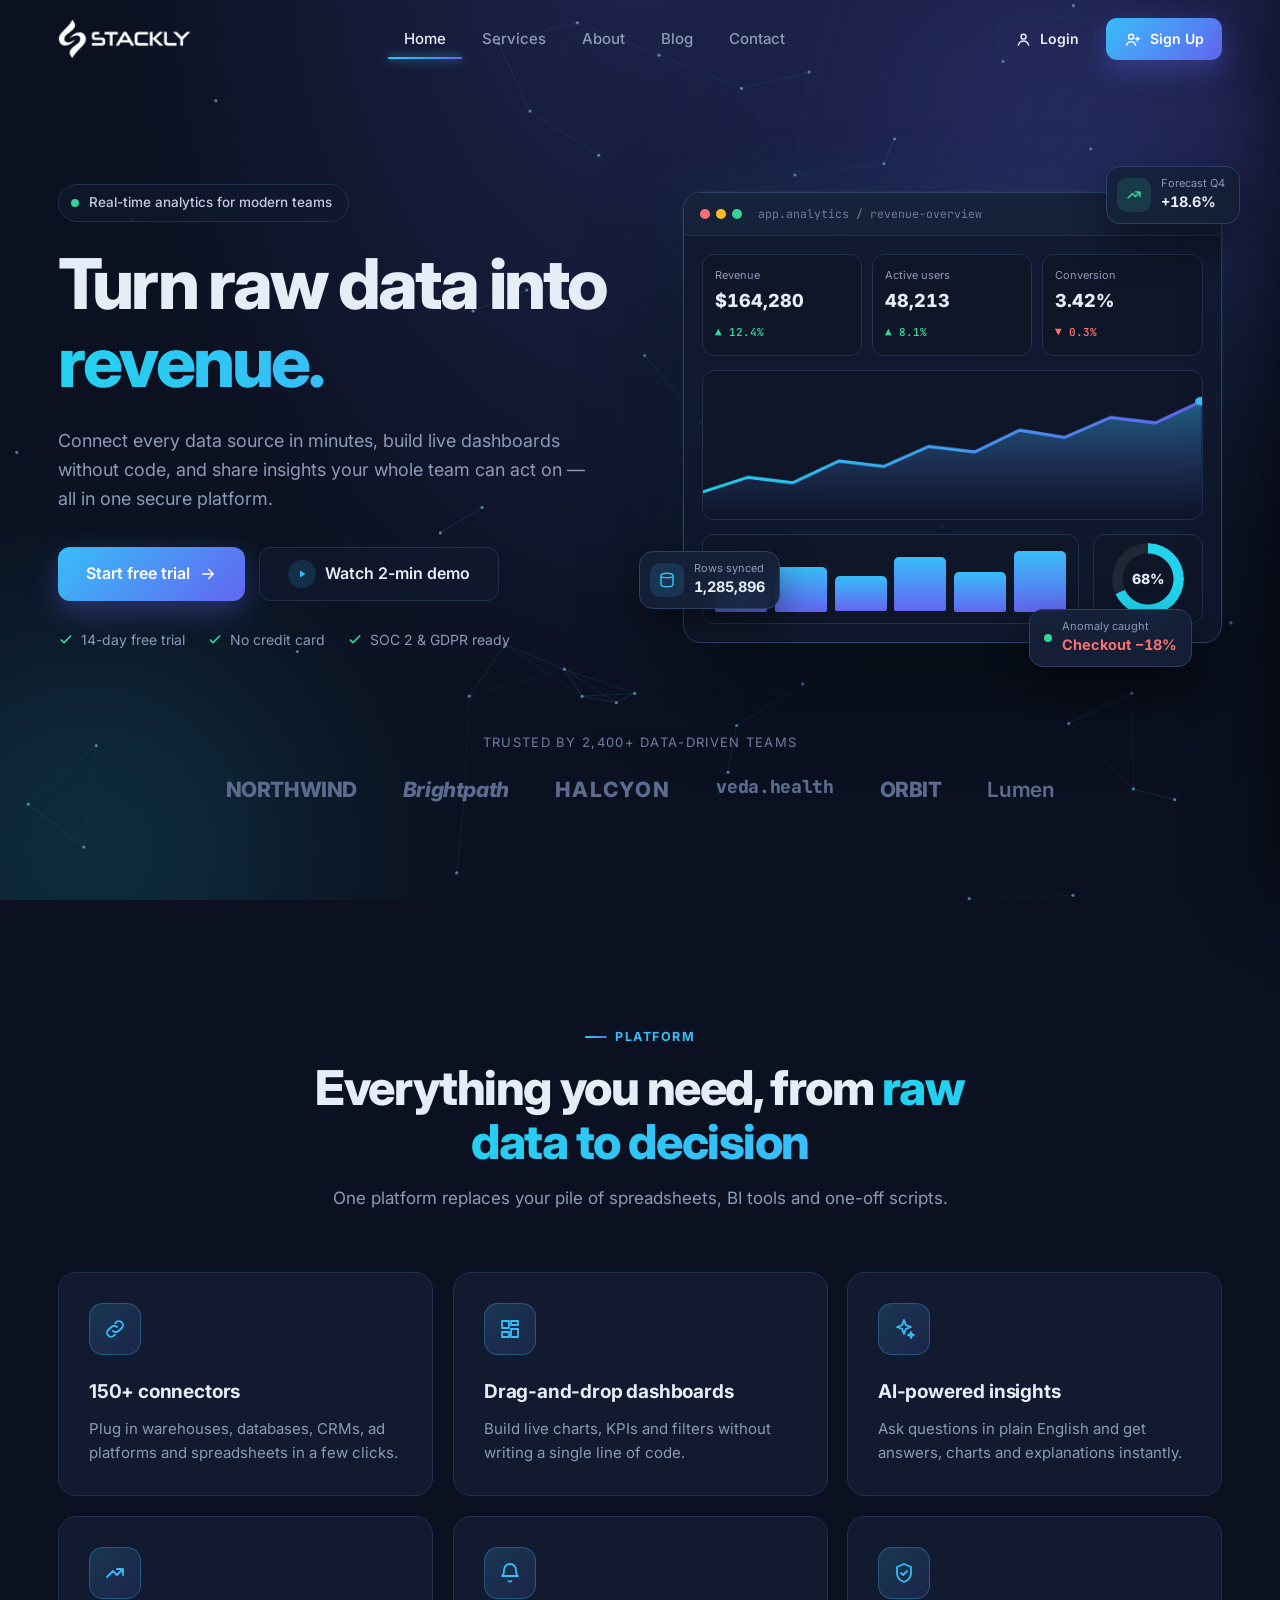
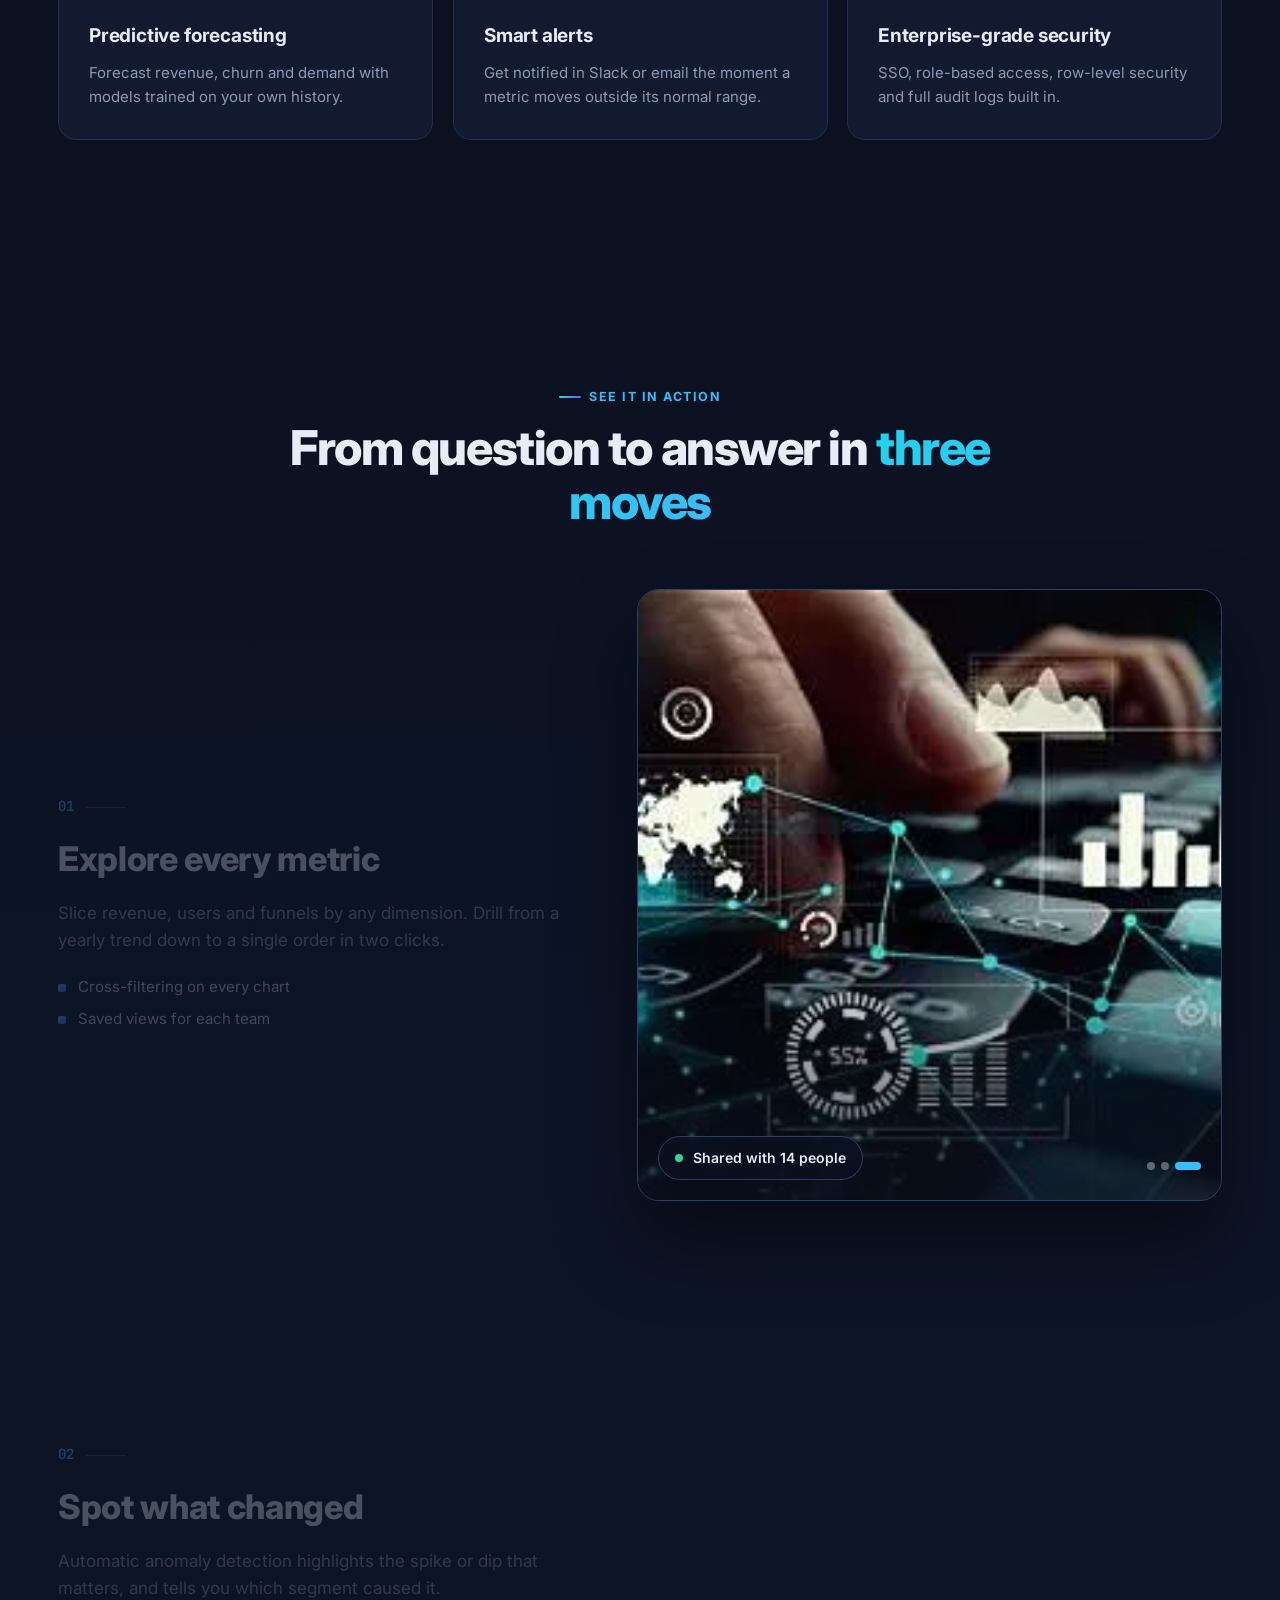
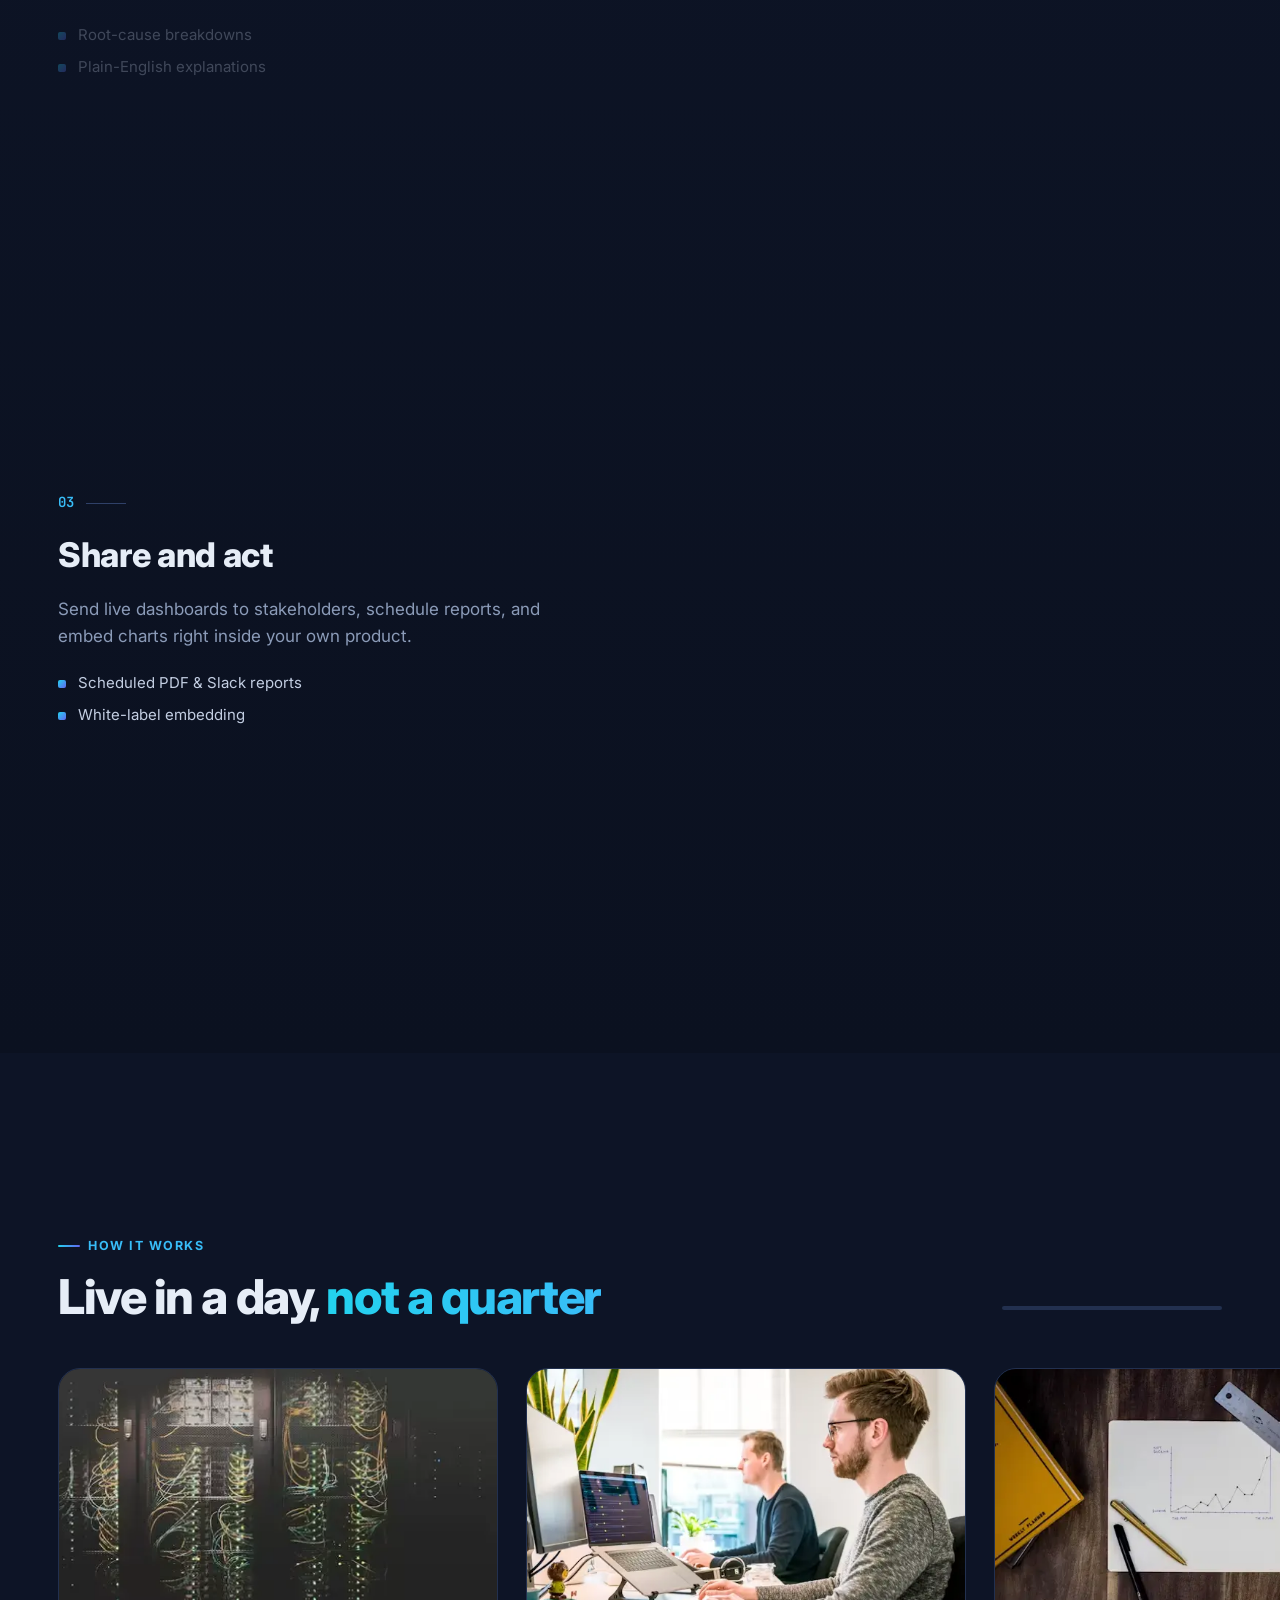
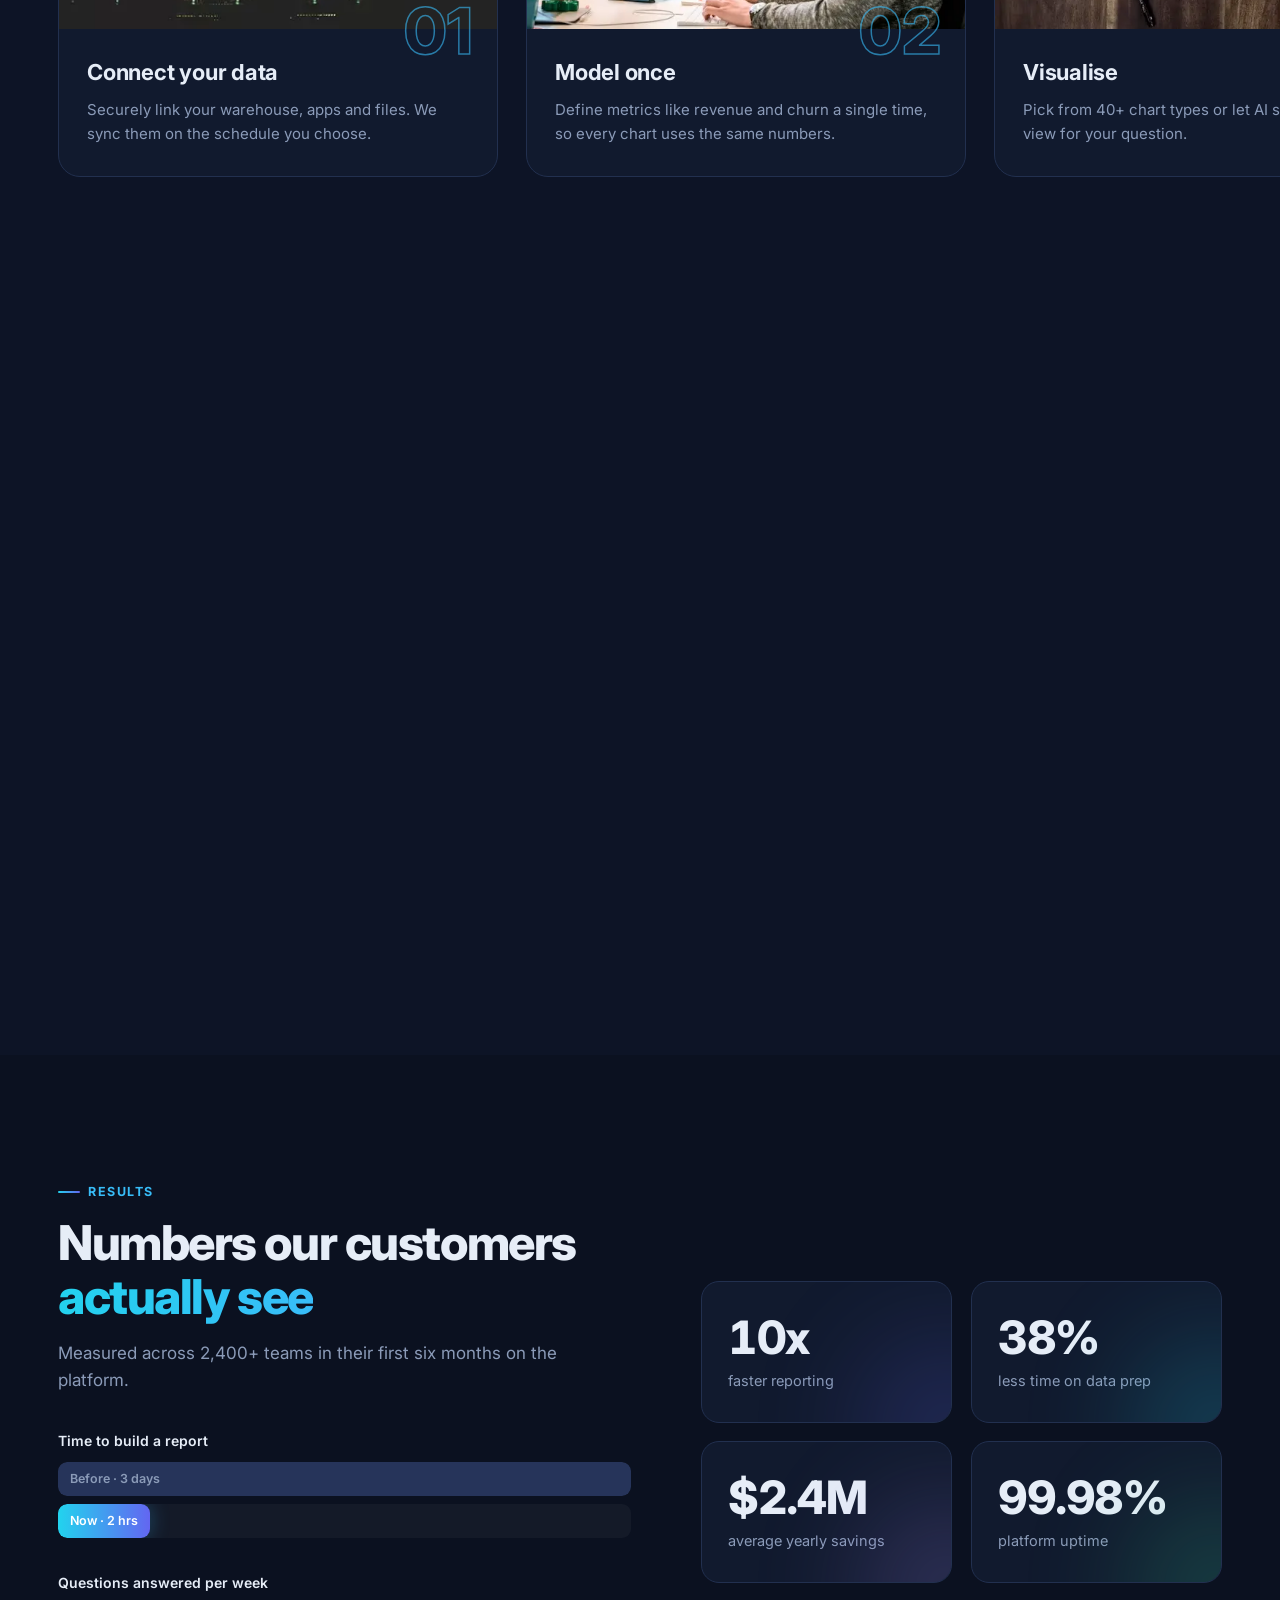
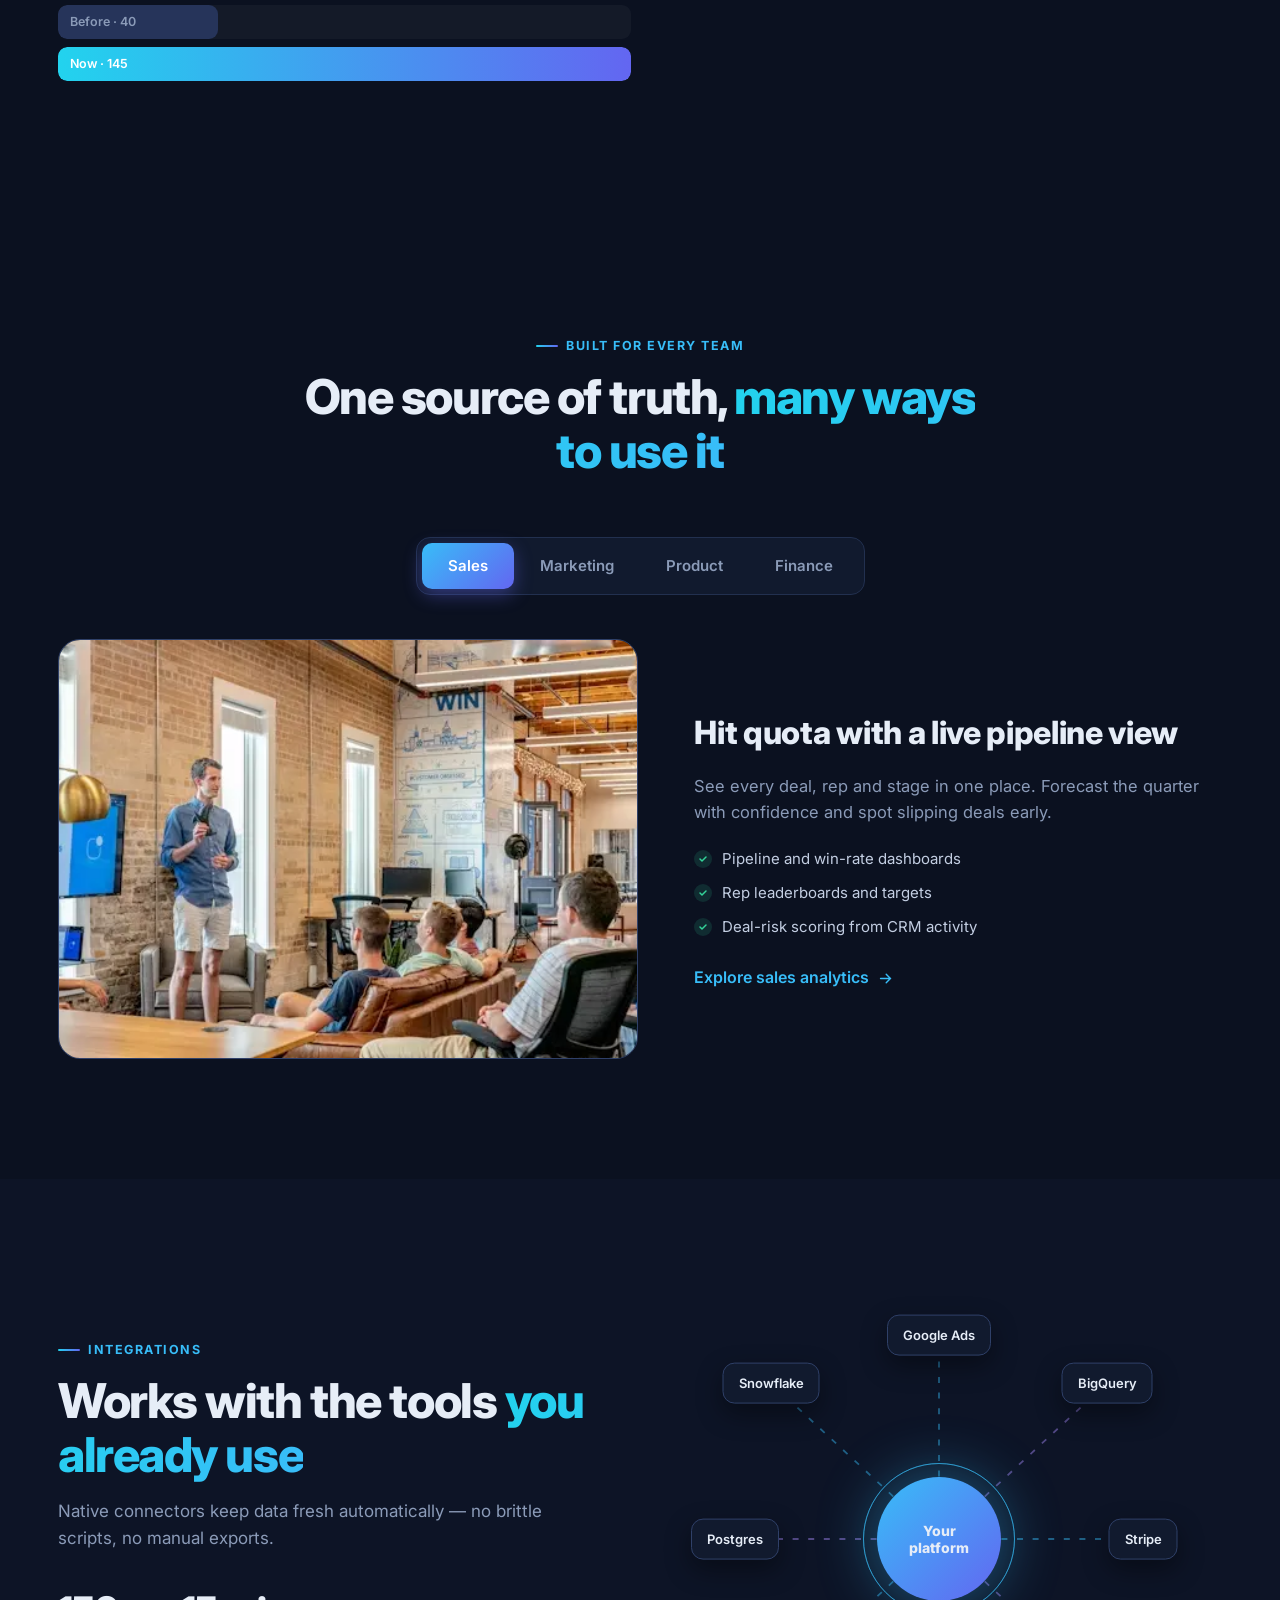
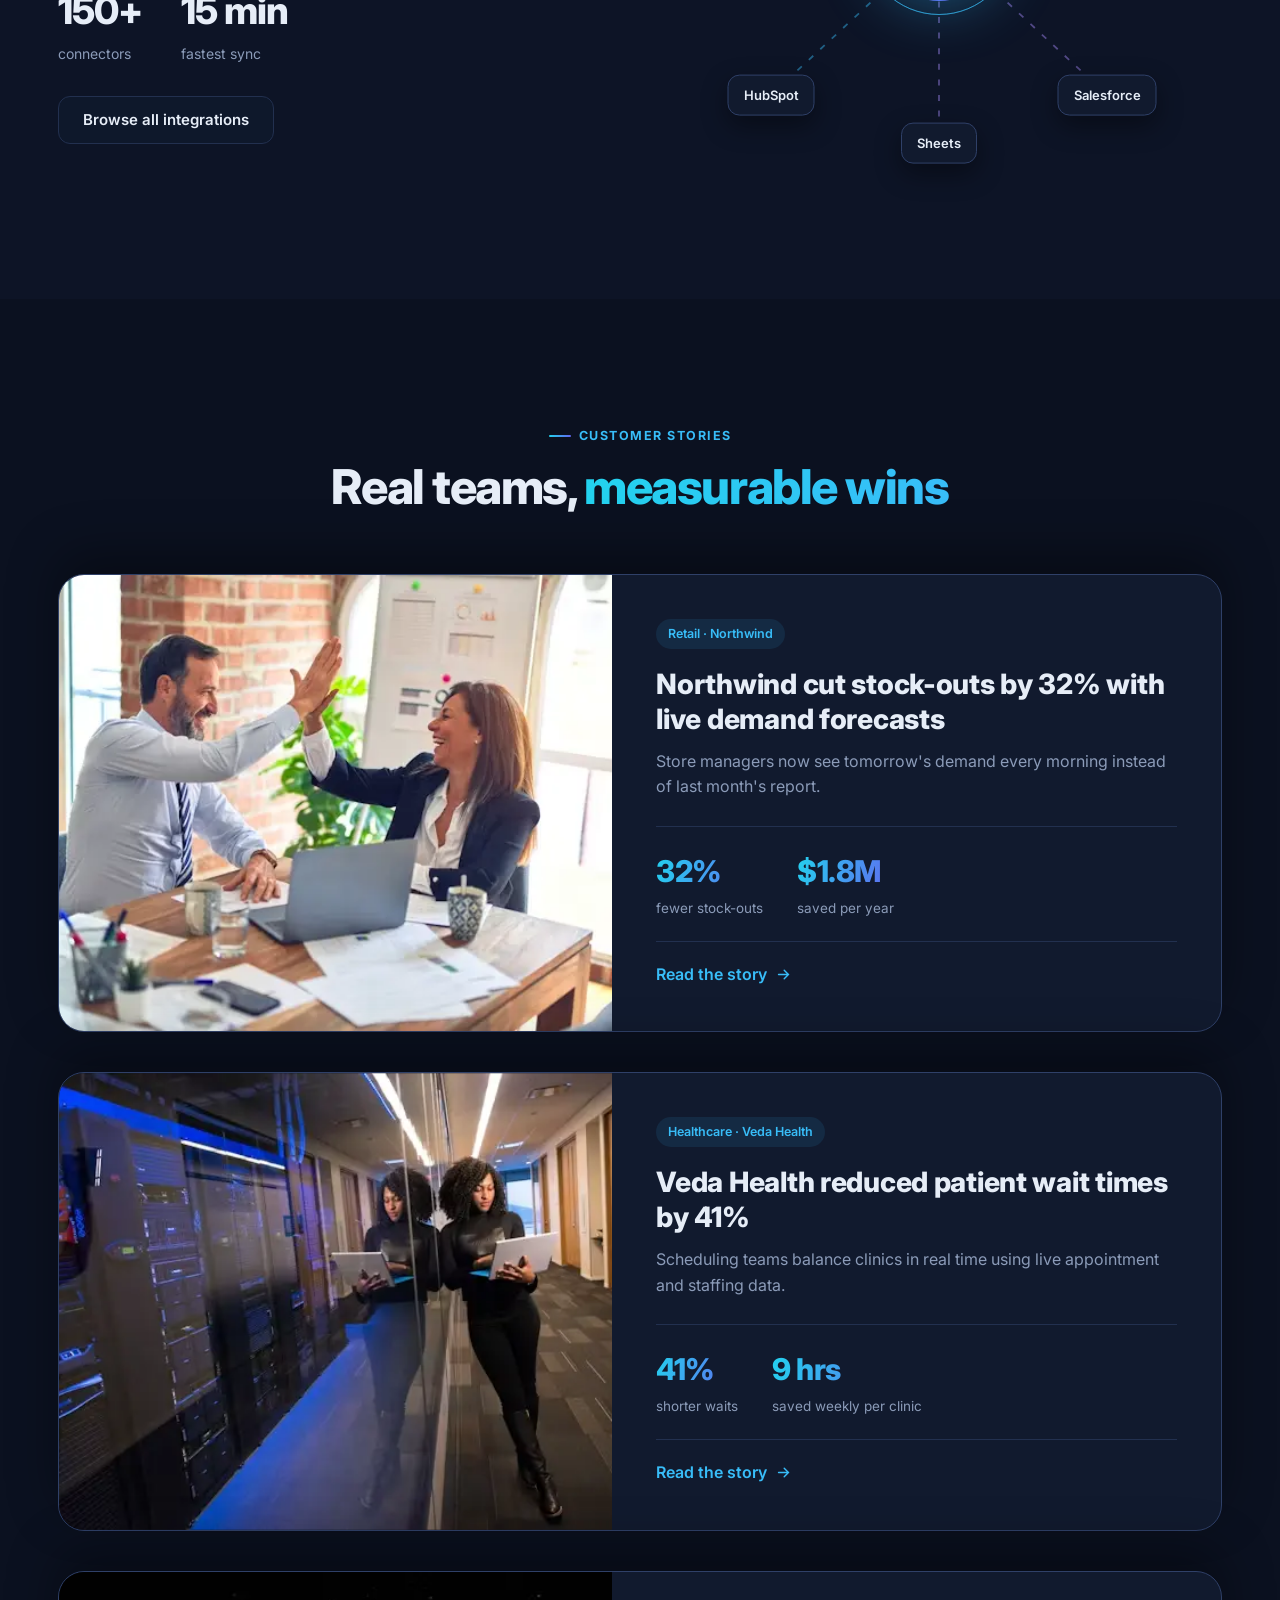
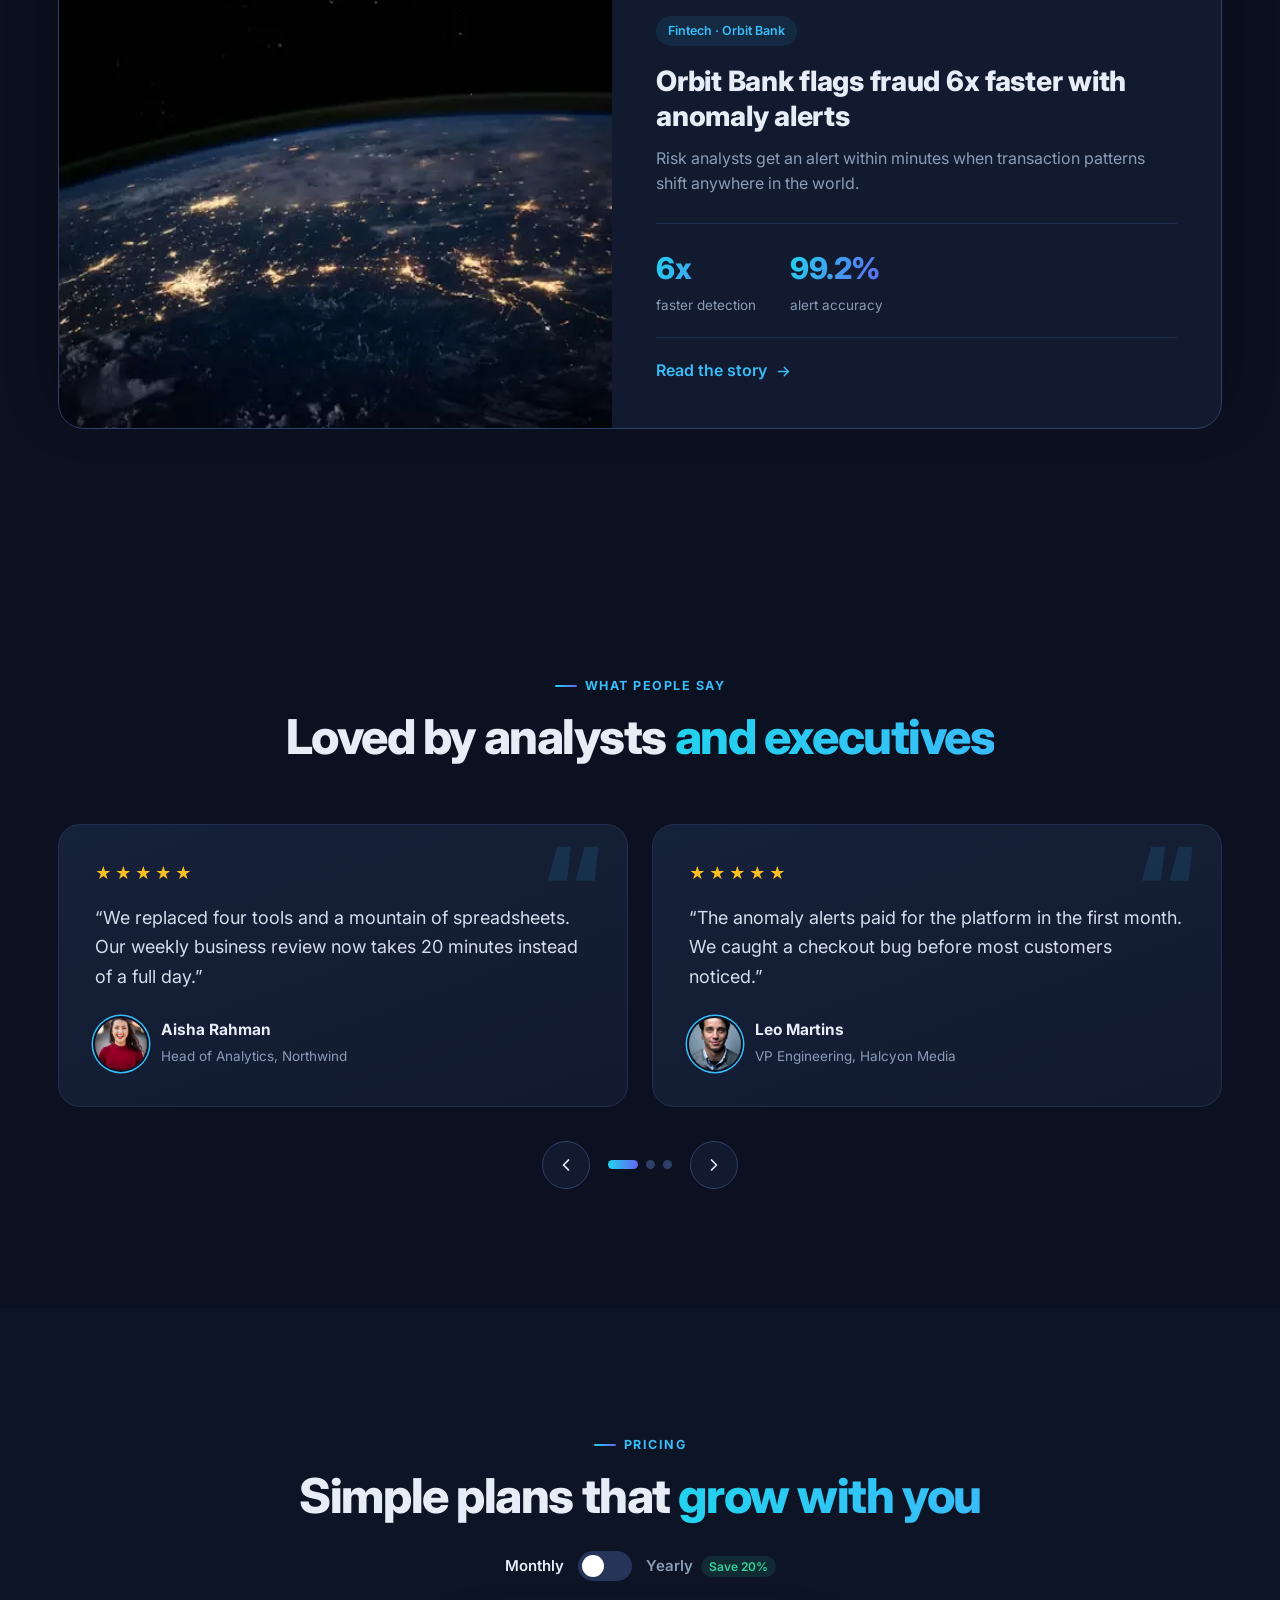
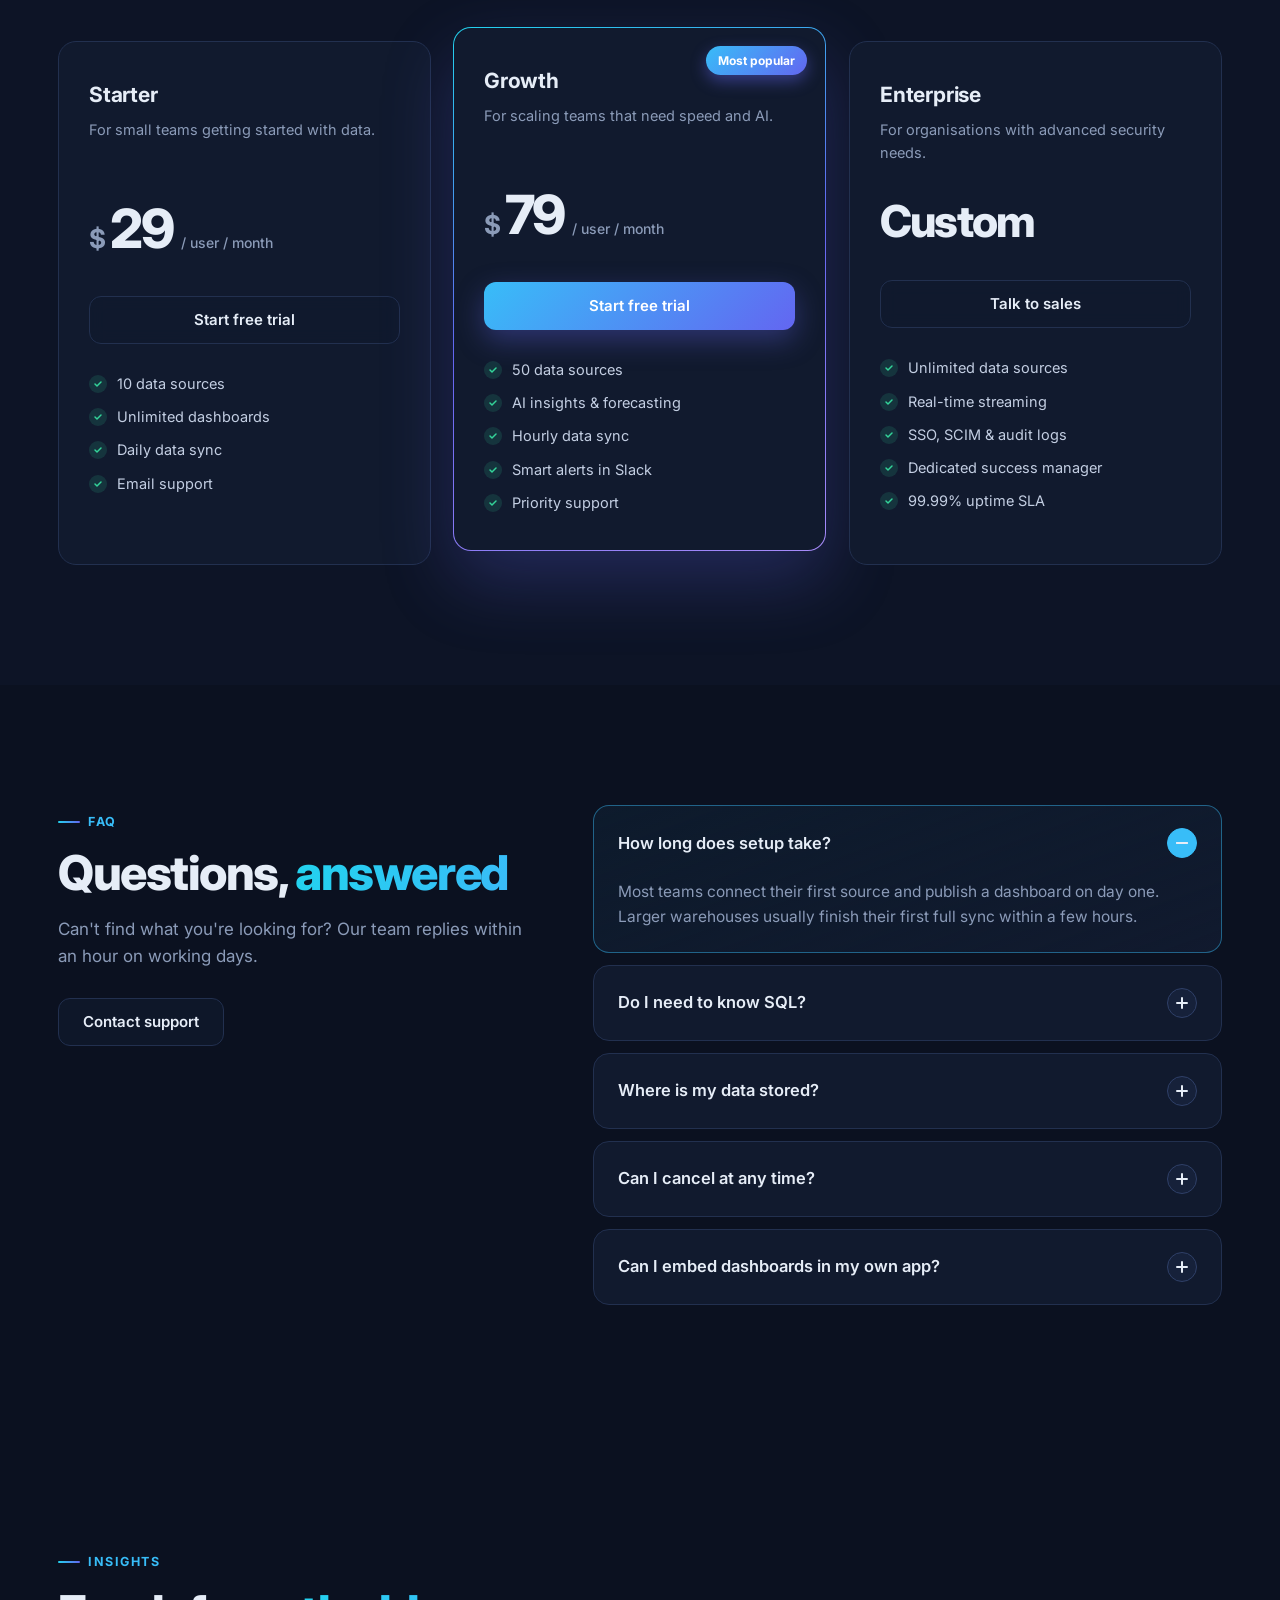
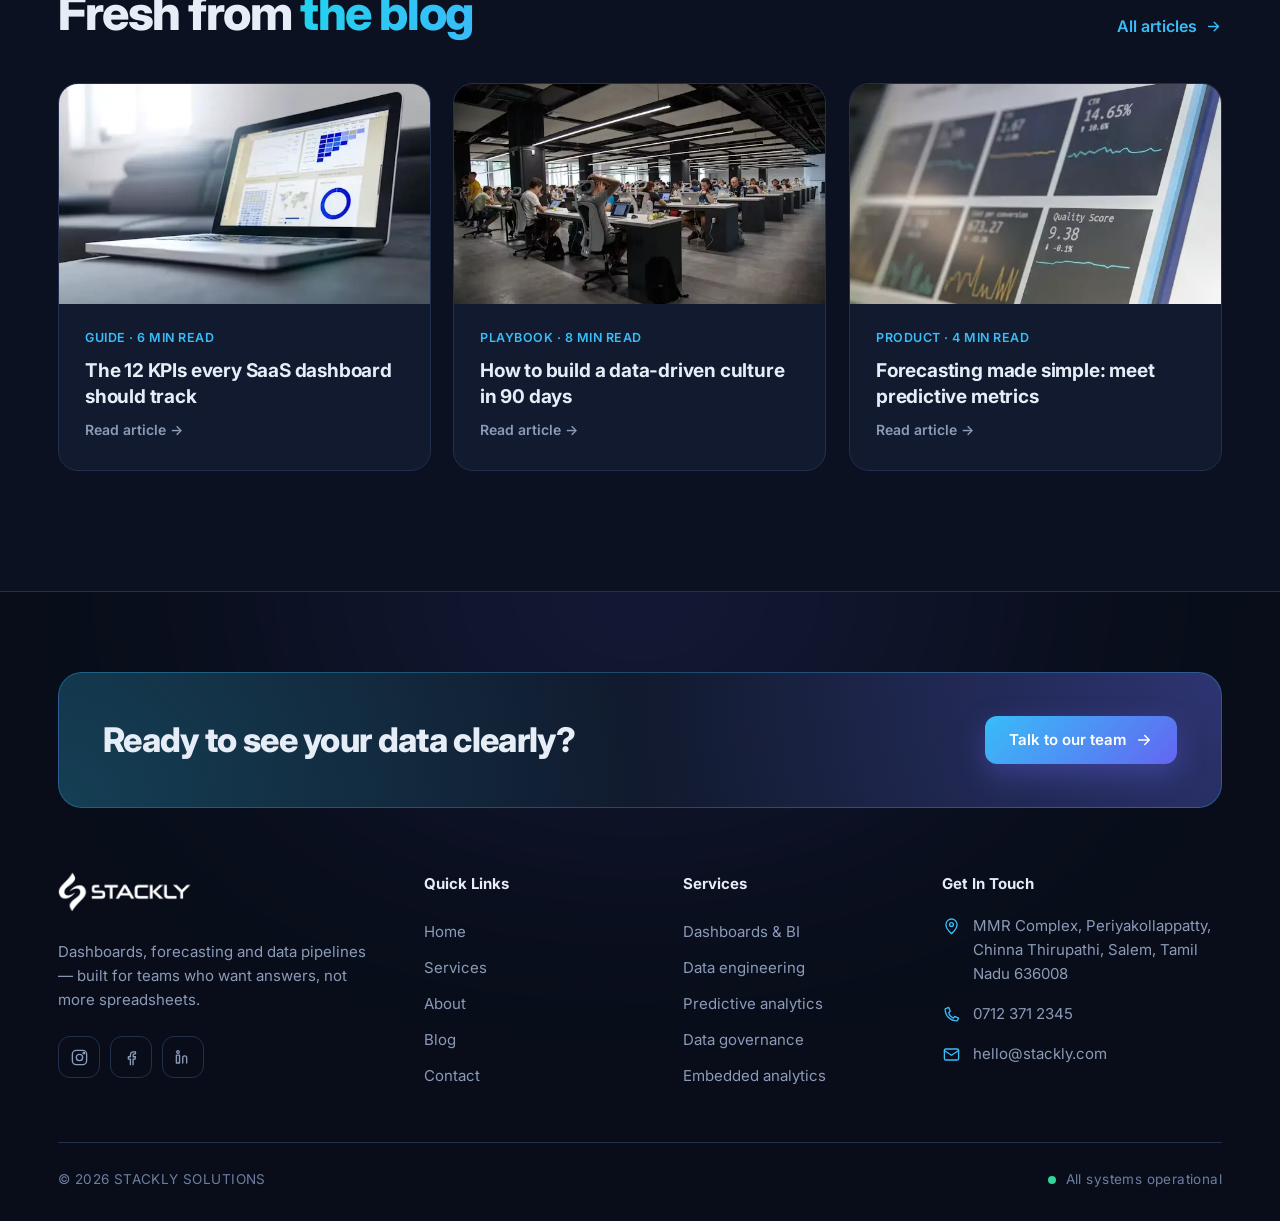
<file: html/index.html>
<!DOCTYPE html>
<html lang="en">
<head>
<meta charset="UTF-8">
<meta name="viewport" content="width=device-width, initial-scale=1.0">
<title>STACKLY — Turn raw data into decisions</title>
<meta name="description" content="Connect every data source, build live dashboards and share insights your whole team can act on.">
<link rel="preconnect" href="https://fonts.googleapis.com">
<link rel="preconnect" href="https://fonts.gstatic.com" crossorigin>
<link rel="preconnect" href="https://images.unsplash.com">
<link href="https://fonts.googleapis.com/css2?family=Inter:wght@400;500;600;700;800&family=JetBrains+Mono:wght@500;600&display=swap" rel="stylesheet">
<link rel="stylesheet" href="../css/index.css">
</head>
<body class="is-loading">

<!-- ============ PRELOADER — bars build up while the page loads ============ -->
<div class="preloader" id="preloader" aria-hidden="true">
  <div class="pl-inner">
    <div class="pl-bars"><i></i><i></i><i></i><i></i><i></i><i></i><i></i></div>
    <div class="pl-word" aria-label="STACKLY">
      <span>S</span><span>T</span><span>A</span><span>C</span><span>K</span><span>L</span><span>Y</span>
    </div>
    <div class="pl-text">Loading insights <b id="plPct">0%</b></div>
  </div>
</div>

<!-- ============ HEADER — sticky at the top, turns solid on scroll ============ -->
<header class="site-header" id="siteHeader">
  <nav class="nav wrap">
    <!-- Logo placeholder — replace src with your logo, e.g. ../assets/Logo.webp -->
    <a href="index.html" class="logo" aria-label="Home">
      <img src="../assets/Logo.webp" alt="Company logo">
    </a>

    <div class="nav-links" id="navLinks">
      <a href="#hero" class="active">Home</a>
      <a href="services.html">Services</a>
      <a href="about.html">About</a>
      <a href="blog.html">Blog</a>
      <a href="contact.html">Contact</a>
      <span class="nav-line" id="navLine" aria-hidden="true"></span>
    </div>

    <div class="nav-right">
      <a href="login.html" class="nav-login">
        <svg viewBox="0 0 24 24"><circle cx="12" cy="8" r="3.5"/><path d="M4.5 20c1.5-4 5-6 7.5-6s6 2 7.5 6"/></svg>
        Login
      </a>
      <a href="signup.html" class="btn btn-primary btn-sm nav-signup">
        <svg viewBox="0 0 24 24"><circle cx="10" cy="8" r="3.5"/><path d="M3.5 20c1.2-3.4 4.2-5 6.5-5s5.3 1.6 6.5 5"/><path d="M19 8v6M22 11h-6"/></svg>
        Sign Up
      </a>
      <button class="hamburger" id="hamburger" aria-label="Open menu" aria-expanded="false" aria-controls="mobileMenu">
        <span></span><span></span><span></span>
      </button>
    </div>
  </nav>
  <div class="scroll-bar" id="scrollBar" aria-hidden="true"></div>
</header>

<!-- ============ MOBILE MENU — slides in from the right ============ -->
<div class="menu-scrim" id="menuScrim"></div>
<aside class="mobile-menu" id="mobileMenu" aria-hidden="true" aria-label="Menu">
  <div class="mm-top">
    <a href="index.html" class="logo" aria-label="Home">
      <img src="../assets/Logo.webp" alt="Company logo">
    </a>
    <button class="mm-close" id="mobileMenuClose" aria-label="Close menu">
      <svg viewBox="0 0 24 24"><path d="M6 6l12 12M18 6L6 18"/></svg>
    </button>
  </div>
  <nav class="mm-links">
    <a href="#hero" class="active"><em>01</em>Home</a>
    <a href="services.html"><em>02</em>Services</a>
    <a href="about.html"><em>03</em>About</a>
    <a href="blog.html"><em>04</em>Blog</a>
    <a href="contact.html"><em>05</em>Contact</a>
  </nav>
  <div class="mm-actions">
    <a href="login.html" class="btn btn-ghost">
      <svg viewBox="0 0 24 24"><circle cx="12" cy="8" r="3.5"/><path d="M4.5 20c1.5-4 5-6 7.5-6s6 2 7.5 6"/></svg>
      Login
    </a>
    <a href="signup.html" class="btn btn-primary">
      <svg viewBox="0 0 24 24"><circle cx="10" cy="8" r="3.5"/><path d="M3.5 20c1.2-3.4 4.2-5 6.5-5s5.3 1.6 6.5 5"/><path d="M19 8v6M22 11h-6"/></svg>
      Sign Up
    </a>
  </div>
  <p class="mm-note"><span class="live-dot"></span>All data pipelines live · 99.98% uptime</p>
</aside>

<main>

<!-- ============ 1. HERO ============ -->
<section class="hero" id="hero">
  <canvas class="hero-canvas" id="heroCanvas" aria-hidden="true"></canvas>
  <div class="hero-glow g1" aria-hidden="true"></div>
  <div class="hero-glow g2" aria-hidden="true"></div>

  <div class="wrap hero-grid">
    <div class="hero-copy">
      <span class="eyebrow" data-reveal="up"><span class="live-dot"></span>Real-time analytics for modern teams</span>
      <h1 class="hero-title" data-reveal="up" style="--d:.1s">
        Turn raw data into
        <span class="rotator" id="rotator" aria-live="polite">
          <span class="rot-word is-on">decisions.</span>
          <span class="rot-word">revenue.</span>
          <span class="rot-word">growth.</span>
          <span class="rot-word">clarity.</span>
        </span>
      </h1>
      <p class="hero-sub" data-reveal="up" style="--d:.2s">Connect every data source in minutes, build live dashboards without code, and share insights your whole team can act on — all in one secure platform.</p>
      <div class="hero-actions" data-reveal="up" style="--d:.3s">
        <a href="signup.html" class="btn btn-primary btn-lg">Start free trial
          <svg viewBox="0 0 24 24"><path d="M5 12h14M13 6l6 6-6 6"/></svg>
        </a>
        <a href="404.html" class="btn btn-ghost btn-lg">
          <span class="play"><svg viewBox="0 0 24 24"><path d="M8 5l11 7-11 7z"/></svg></span>
          Watch 2-min demo
        </a>
      </div>
      <ul class="hero-points" data-reveal="up" style="--d:.4s">
        <li><svg viewBox="0 0 24 24"><path d="M5 12l4 4 10-10"/></svg>14-day free trial</li>
        <li><svg viewBox="0 0 24 24"><path d="M5 12l4 4 10-10"/></svg>No credit card</li>
        <li><svg viewBox="0 0 24 24"><path d="M5 12l4 4 10-10"/></svg>SOC 2 &amp; GDPR ready</li>
      </ul>
    </div>

    <!-- Tilting live dashboard mock-up -->
    <div class="hero-visual" data-reveal="zoom" style="--d:.25s">
      <div class="mock" id="heroMock">
        <div class="mock-bar">
          <span class="dot r"></span><span class="dot y"></span><span class="dot g"></span>
          <span class="mock-url">app.analytics / revenue-overview</span>
        </div>
        <div class="mock-body">
          <div class="mock-kpis">
            <div class="mk"><span>Revenue</span><b id="mkRev">$164,280</b><em class="up">▲ 12.4%</em></div>
            <div class="mk"><span>Active users</span><b id="mkUsers">48,210</b><em class="up">▲ 8.1%</em></div>
            <div class="mk"><span>Conversion</span><b>3.42%</b><em class="down">▼ 0.3%</em></div>
          </div>
          <div class="mock-chart">
            <svg viewBox="0 0 400 150" preserveAspectRatio="none" aria-hidden="true">
              <defs>
                <linearGradient id="mkFill" x1="0" y1="0" x2="0" y2="1">
                  <stop offset="0" stop-color="#38bdf8" stop-opacity=".45"/>
                  <stop offset="1" stop-color="#6366f1" stop-opacity="0"/>
                </linearGradient>
                <linearGradient id="mkStroke" x1="0" x2="1">
                  <stop offset="0" stop-color="#22d3ee"/><stop offset="1" stop-color="#6366f1"/>
                </linearGradient>
              </defs>
              <path class="mk-area" d="M0 120 L36 104 L72 110 L109 86 L145 92 L181 70 L218 76 L254 52 L290 60 L327 38 L363 44 L400 20 L400 150 L0 150Z" fill="url(#mkFill)"/>
              <path class="mk-line" d="M0 120 L36 104 L72 110 L109 86 L145 92 L181 70 L218 76 L254 52 L290 60 L327 38 L363 44 L400 20" fill="none" stroke="url(#mkStroke)"/>
              <circle class="mk-dot" cx="400" cy="20" r="5"/>
            </svg>
          </div>
          <div class="mock-bottom">
            <div class="mock-bars">
              <i style="--h:45%"></i><i style="--h:70%"></i><i style="--h:55%"></i><i style="--h:85%"></i><i style="--h:62%"></i><i style="--h:95%"></i>
            </div>
            <div class="mock-donut"><span>68%</span></div>
          </div>
        </div>
      </div>
      <div class="float-chip fc1"><span class="fc-ico up"><svg viewBox="0 0 24 24"><path d="M4 16l6-6 4 4 6-6M14 8h6v6"/></svg></span><span><small>Forecast Q4</small><b>+18.6%</b></span></div>
      <div class="float-chip fc2"><span class="fc-ico"><svg viewBox="0 0 24 24"><path d="M12 3c4.4 0 8 1.3 8 3s-3.6 3-8 3-8-1.3-8-3 3.6-3 8-3zM4 6v12c0 1.7 3.6 3 8 3s8-1.3 8-3V6"/></svg></span><span><small>Rows synced</small><b id="rowsLive">1,284,902</b></span></div>
      <div class="float-chip fc3"><span class="live-dot"></span><span><small>Anomaly caught</small><b>Checkout −18%</b></span></div>
    </div>
  </div>

  <!-- trusted by -->
  <div class="wrap trusted" data-reveal="up">
    <p>Trusted by 2,400+ data-driven teams</p>
    <div class="trusted-logos">
      <span>NORTHWIND</span><span>Brightpath</span><span>HALCYON</span><span>veda.health</span><span>ORBIT</span><span>Lumen</span>
    </div>
  </div>

  
</section>

<!-- ============ 2. FEATURES — spotlight cards ============ -->
<section class="section features" id="features">
  <div class="wrap">
    <div class="sec-head" data-reveal="up">
      <span class="kicker">Platform</span>
      <h2>Everything you need, from <span class="grad">raw data to decision</span></h2>
      <p>One platform replaces your pile of spreadsheets, BI tools and one-off scripts.</p>
    </div>
    <div class="feature-grid">
      <article class="spot-card" data-reveal="up" style="--d:0s">
        <span class="f-ico"><svg viewBox="0 0 24 24"><path d="M10 14a4 4 0 0 0 5.7 0l3-3a4 4 0 0 0-5.7-5.7l-1 1M14 10a4 4 0 0 0-5.7 0l-3 3a4 4 0 0 0 5.7 5.7l1-1"/></svg></span>
        <h3>150+ connectors</h3>
        <p>Plug in warehouses, databases, CRMs, ad platforms and spreadsheets in a few clicks.</p>
      </article>
      <article class="spot-card" data-reveal="up" style="--d:.08s">
        <span class="f-ico"><svg viewBox="0 0 24 24"><path d="M4 4h7v7H4zM13 4h7v4h-7zM13 12h7v8h-7zM4 15h7v5H4z"/></svg></span>
        <h3>Drag-and-drop dashboards</h3>
        <p>Build live charts, KPIs and filters without writing a single line of code.</p>
      </article>
      <article class="spot-card" data-reveal="up" style="--d:.16s">
        <span class="f-ico"><svg viewBox="0 0 24 24"><path d="M12 3l1.9 5.1L19 10l-5.1 1.9L12 17l-1.9-5.1L5 10l5.1-1.9z"/><path d="M19 15l.8 2.2L22 18l-2.2.8L19 21l-.8-2.2L16 18l2.2-.8z"/></svg></span>
        <h3>AI-powered insights</h3>
        <p>Ask questions in plain English and get answers, charts and explanations instantly.</p>
      </article>
      <article class="spot-card" data-reveal="up" style="--d:0s">
        <span class="f-ico"><svg viewBox="0 0 24 24"><path d="M4 16l6-6 4 4 6-6M14 8h6v6"/></svg></span>
        <h3>Predictive forecasting</h3>
        <p>Forecast revenue, churn and demand with models trained on your own history.</p>
      </article>
      <article class="spot-card" data-reveal="up" style="--d:.08s">
        <span class="f-ico"><svg viewBox="0 0 24 24"><path d="M18 9a6 6 0 1 0-12 0c0 5-2 6-2 6h16s-2-1-2-6M10.5 20a2 2 0 0 0 3 0"/></svg></span>
        <h3>Smart alerts</h3>
        <p>Get notified in Slack or email the moment a metric moves outside its normal range.</p>
      </article>
      <article class="spot-card" data-reveal="up" style="--d:.16s">
        <span class="f-ico"><svg viewBox="0 0 24 24"><path d="M12 3l7 3v6c0 4.5-3 7.5-7 9-4-1.5-7-4.5-7-9V6l7-3zM9 12l2 2 4-4"/></svg></span>
        <h3>Enterprise-grade security</h3>
        <p>SSO, role-based access, row-level security and full audit logs built in.</p>
      </article>
    </div>
  </div>
</section>

<!-- ============ 3. SHOWCASE — sticky image swaps as you scroll the steps ============ -->
<section class="section showcase" id="showcase">
  <div class="wrap">
    <div class="sec-head" data-reveal="up">
      <span class="kicker">See it in action</span>
      <h2>From question to answer in <span class="grad">three moves</span></h2>
    </div>
    <div class="show-grid">
      <div class="show-steps">
        <article class="show-step is-active" data-step="0">
          <span class="step-no">01</span>
          <h3>Explore every metric</h3>
          <p>Slice revenue, users and funnels by any dimension. Drill from a yearly trend down to a single order in two clicks.</p>
          <ul><li>Cross-filtering on every chart</li><li>Saved views for each team</li></ul>
        </article>
        <article class="show-step" data-step="1">
          <span class="step-no">02</span>
          <h3>Spot what changed</h3>
          <p>Automatic anomaly detection highlights the spike or dip that matters, and tells you which segment caused it.</p>
          <ul><li>Root-cause breakdowns</li><li>Plain-English explanations</li></ul>
        </article>
        <article class="show-step" data-step="2">
          <span class="step-no">03</span>
          <h3>Share and act</h3>
          <p>Send live dashboards to stakeholders, schedule reports, and embed charts right inside your own product.</p>
          <ul><li>Scheduled PDF &amp; Slack reports</li><li>White-label embedding</li></ul>
        </article>
      </div>
      <div class="show-frame">
        <div class="show-sticky">
          <figure class="ph show-img is-active" data-img="0">
            <img src="../assets/I1.webp" alt="Analytics dashboard with charts on a laptop screen" loading="lazy" onerror="this.parentNode.classList.add('is-broken')">
          </figure>
          <figure class="ph show-img" data-img="1">
            <img src="../assets/I2.webp" alt="Laptop showing performance graphs" loading="lazy" onerror="this.parentNode.classList.add('is-broken')">
          </figure>
          <figure class="ph show-img" data-img="2">
            <img src="../assets/I3.webp" alt="Team reviewing insights together in a meeting" loading="lazy" onerror="this.parentNode.classList.add('is-broken')">
          </figure>
          <div class="show-badge"><span class="live-dot"></span><span id="showLabel">Exploring metrics</span></div>
          <div class="show-dots"><i class="on"></i><i></i><i></i></div>
        </div>
      </div>
    </div>
  </div>
</section>

<!-- ============ 4. PROCESS — horizontal scroll on desktop ============ -->
<section class="hscroll" id="process">
  <div class="hs-sticky">
    <div class="wrap hs-head">
      <div>
        <span class="kicker">How it works</span>
        <h2>Live in a day, <span class="grad">not a quarter</span></h2>
      </div>
      <div class="hs-progress"><span id="hsBar"></span></div>
    </div>
    <div class="hs-track" id="hsTrack">
      <article class="hs-card">
        <figure class="ph"><img src="../assets/I4.webp" alt="Rows of servers in a data centre" loading="lazy" onerror="this.parentNode.classList.add('is-broken')"></figure>
        <div class="hs-body"><span class="hs-no">01</span><h3>Connect your data</h3><p>Securely link your warehouse, apps and files. We sync them on the schedule you choose.</p></div>
      </article>
      <article class="hs-card">
        <figure class="ph"><img src="../assets/I5.webp" alt="Data team working at their desks" loading="lazy" onerror="this.parentNode.classList.add('is-broken')"></figure>
        <div class="hs-body"><span class="hs-no">02</span><h3>Model once</h3><p>Define metrics like revenue and churn a single time, so every chart uses the same numbers.</p></div>
      </article>
      <article class="hs-card">
        <figure class="ph"><img src="../assets/I6.webp" alt="Charts and graphs on a screen" loading="lazy" onerror="this.parentNode.classList.add('is-broken')"></figure>
        <div class="hs-body"><span class="hs-no">03</span><h3>Visualise</h3><p>Pick from 40+ chart types or let AI suggest the best view for your question.</p></div>
      </article>
      <article class="hs-card">
        <figure class="ph"><img src="../assets/I7.webp" alt="Colleagues gathered around a laptop" loading="lazy" onerror="this.parentNode.classList.add('is-broken')"></figure>
        <div class="hs-body"><span class="hs-no">04</span><h3>Share &amp; decide</h3><p>Publish dashboards, set alerts and schedule reports so everyone acts on the same truth.</p></div>
      </article>
    </div>
  </div>
</section>

<!-- ============ 5. RESULTS — counters and bars ============ -->
<section class="section results" id="results">
  <div class="wrap">
    <div class="results-grid">
      <div class="results-copy" data-reveal="left">
        <span class="kicker">Results</span>
        <h2>Numbers our customers <span class="grad">actually see</span></h2>
        <p>Measured across 2,400+ teams in their first six months on the platform.</p>
        <div class="bars-compare">
          <div class="bc-row">
            <span>Time to build a report</span>
            <div class="bc-track"><i class="bc-old" style="--w:100%">Before · 3 days</i></div>
            <div class="bc-track"><i class="bc-new" style="--w:12%">Now · 2 hrs</i></div>
          </div>
          <div class="bc-row">
            <span>Questions answered per week</span>
            <div class="bc-track"><i class="bc-old" style="--w:28%">Before · 40</i></div>
            <div class="bc-track"><i class="bc-new" style="--w:100%">Now · 145</i></div>
          </div>
        </div>
      </div>
      <div class="stat-grid">
        <div class="stat" data-reveal="zoom" style="--d:0s"><b><span data-count="10">0</span>x</b><span>faster reporting</span></div>
        <div class="stat" data-reveal="zoom" style="--d:.1s"><b><span data-count="38">0</span>%</b><span>less time on data prep</span></div>
        <div class="stat" data-reveal="zoom" style="--d:.2s"><b>$<span data-count="2.4" data-decimals="1">0</span>M</b><span>average yearly savings</span></div>
        <div class="stat" data-reveal="zoom" style="--d:.3s"><b><span data-count="99.98" data-decimals="2">0</span>%</b><span>platform uptime</span></div>
      </div>
    </div>
  </div>
</section>

<!-- ============ 6. USE CASES — tabs by team ============ -->
<section class="section usecases" id="usecases">
  <div class="wrap">
    <div class="sec-head" data-reveal="up">
      <span class="kicker">Built for every team</span>
      <h2>One source of truth, <span class="grad">many ways to use it</span></h2>
    </div>
    <div class="tabs" data-reveal="up" role="tablist" aria-label="Teams">
      <button class="tab is-on" role="tab" aria-selected="true" data-tab="0">Sales</button>
      <button class="tab" role="tab" aria-selected="false" data-tab="1">Marketing</button>
      <button class="tab" role="tab" aria-selected="false" data-tab="2">Product</button>
      <button class="tab" role="tab" aria-selected="false" data-tab="3">Finance</button>
      <span class="tab-ind" id="tabInd"></span>
    </div>
    <div class="panels">
      <div class="panel is-on" data-panel="0">
        <figure class="ph"><img src="../assets/I8.webp" alt="Sales team discussing results around a table" loading="lazy" onerror="this.parentNode.classList.add('is-broken')"></figure>
        <div class="panel-copy">
          <h3>Hit quota with a live pipeline view</h3>
          <p>See every deal, rep and stage in one place. Forecast the quarter with confidence and spot slipping deals early.</p>
          <ul class="ticks"><li>Pipeline and win-rate dashboards</li><li>Rep leaderboards and targets</li><li>Deal-risk scoring from CRM activity</li></ul>
          <a href="404.html" class="text-link">Explore sales analytics <svg viewBox="0 0 24 24"><path d="M5 12h14M13 6l6 6-6 6"/></svg></a>
        </div>
      </div>
      <div class="panel" data-panel="1">
        <figure class="ph"><img src="../assets/I9.webp" alt="Laptop showing website traffic analytics" loading="lazy" onerror="this.parentNode.classList.add('is-broken')"></figure>
        <div class="panel-copy">
          <h3>Know which campaigns really pay off</h3>
          <p>Blend ad spend, web traffic and revenue to see true return on every channel — not just clicks.</p>
          <ul class="ticks"><li>Multi-touch attribution</li><li>Cost per acquisition by channel</li><li>Cohort and funnel analysis</li></ul>
          <a href="404.html" class="text-link">Explore marketing analytics <svg viewBox="0 0 24 24"><path d="M5 12h14M13 6l6 6-6 6"/></svg></a>
        </div>
      </div>
      <div class="panel" data-panel="2">
        <figure class="ph"><img src="../assets/I10.webp" alt="Product team working together on laptops" loading="lazy" onerror="this.parentNode.classList.add('is-broken')"></figure>
        <div class="panel-copy">
          <h3>Build what users actually use</h3>
          <p>Track feature adoption, retention and user paths so every roadmap decision is backed by evidence.</p>
          <ul class="ticks"><li>Retention cohorts and stickiness</li><li>Feature adoption after release</li><li>User journey and drop-off maps</li></ul>
          <a href="404.html" class="text-link">Explore product analytics <svg viewBox="0 0 24 24"><path d="M5 12h14M13 6l6 6-6 6"/></svg></a>
        </div>
      </div>
      <div class="panel" data-panel="3">
        <figure class="ph"><img src="../assets/I11.webp" alt="Financial documents with a calculator" loading="lazy" onerror="this.parentNode.classList.add('is-broken')"></figure>
        <div class="panel-copy">
          <h3>Close the books faster</h3>
          <p>Automate P&amp;L, cash-flow and budget-versus-actual reporting straight from your finance systems.</p>
          <ul class="ticks"><li>Live P&amp;L and cash flow</li><li>Budget vs actual by department</li><li>Board-ready monthly packs</li></ul>
          <a href="404.html" class="text-link">Explore finance analytics <svg viewBox="0 0 24 24"><path d="M5 12h14M13 6l6 6-6 6"/></svg></a>
        </div>
      </div>
    </div>
  </div>
</section>

<!-- ============ 7. INTEGRATIONS — data flowing into the hub ============ -->
<section class="section integrations" id="integrations">
  <div class="wrap int-grid">
    <div class="int-copy" data-reveal="left">
      <span class="kicker">Integrations</span>
      <h2>Works with the tools <span class="grad">you already use</span></h2>
      <p>Native connectors keep data fresh automatically — no brittle scripts, no manual exports.</p>
      <div class="int-stats">
        <div><b data-count="150" data-suffix="+">0</b><span>connectors</span></div>
        <div><b data-count="15" data-suffix=" min">0</b><span>fastest sync</span></div>
      </div>
      <a href="404.html" class="btn btn-ghost">Browse all integrations</a>
    </div>
    <div class="hub" data-reveal="zoom" aria-hidden="true">
      <svg class="hub-lines" viewBox="0 0 400 400">
        <path d="M200 200 L60 70"/><path d="M200 200 L340 70"/><path d="M200 200 L370 200"/>
        <path d="M200 200 L340 330"/><path d="M200 200 L60 330"/><path d="M200 200 L30 200"/>
        <path d="M200 200 L200 30"/><path d="M200 200 L200 370"/>
      </svg>
      <div class="hub-core"><span>Your<br>platform</span></div>
      <span class="hub-node" style="--x:15%;--y:17.5%">Snowflake</span>
      <span class="hub-node" style="--x:85%;--y:17.5%">BigQuery</span>
      <span class="hub-node" style="--x:92.5%;--y:50%">Stripe</span>
      <span class="hub-node" style="--x:85%;--y:82.5%">Salesforce</span>
      <span class="hub-node" style="--x:15%;--y:82.5%">HubSpot</span>
      <span class="hub-node" style="--x:7.5%;--y:50%">Postgres</span>
      <span class="hub-node" style="--x:50%;--y:7.5%">Google Ads</span>
      <span class="hub-node" style="--x:50%;--y:92.5%">Sheets</span>
    </div>
  </div>
</section>

<!-- ============ 8. CASE STUDIES — cards stack as you scroll ============ -->
<section class="section cases" id="cases">
  <div class="wrap">
    <div class="sec-head" data-reveal="up">
      <span class="kicker">Customer stories</span>
      <h2>Real teams, <span class="grad">measurable wins</span></h2>
    </div>
    <div class="stack">
      <article class="stack-card" style="--i:0">
        <figure class="ph"><img src="../assets/I12.webp" alt="Retail team in a planning meeting" loading="lazy" onerror="this.parentNode.classList.add('is-broken')"></figure>
        <div class="sc-body">
          <span class="sc-tag">Retail · Northwind</span>
          <h3>Northwind cut stock-outs by 32% with live demand forecasts</h3>
          <p>Store managers now see tomorrow's demand every morning instead of last month's report.</p>
          <div class="sc-metrics"><div><b>32%</b><span>fewer stock-outs</span></div><div><b>$1.8M</b><span>saved per year</span></div></div>
          <a href="404.html" class="text-link">Read the story <svg viewBox="0 0 24 24"><path d="M5 12h14M13 6l6 6-6 6"/></svg></a>
        </div>
      </article>
      <article class="stack-card" style="--i:1">
        <figure class="ph"><img src="../assets/I13.webp" alt="Analyst working on a computer" loading="lazy" onerror="this.parentNode.classList.add('is-broken')"></figure>
        <div class="sc-body">
          <span class="sc-tag">Healthcare · Veda Health</span>
          <h3>Veda Health reduced patient wait times by 41%</h3>
          <p>Scheduling teams balance clinics in real time using live appointment and staffing data.</p>
          <div class="sc-metrics"><div><b>41%</b><span>shorter waits</span></div><div><b>9 hrs</b><span>saved weekly per clinic</span></div></div>
          <a href="404.html" class="text-link">Read the story <svg viewBox="0 0 24 24"><path d="M5 12h14M13 6l6 6-6 6"/></svg></a>
        </div>
      </article>
      <article class="stack-card" style="--i:2">
        <figure class="ph"><img src="../assets/I14.webp" alt="Global network of data connections over the earth" loading="lazy" onerror="this.parentNode.classList.add('is-broken')"></figure>
        <div class="sc-body">
          <span class="sc-tag">Fintech · Orbit Bank</span>
          <h3>Orbit Bank flags fraud 6x faster with anomaly alerts</h3>
          <p>Risk analysts get an alert within minutes when transaction patterns shift anywhere in the world.</p>
          <div class="sc-metrics"><div><b>6x</b><span>faster detection</span></div><div><b>99.2%</b><span>alert accuracy</span></div></div>
          <a href="404.html" class="text-link">Read the story <svg viewBox="0 0 24 24"><path d="M5 12h14M13 6l6 6-6 6"/></svg></a>
        </div>
      </article>
    </div>
  </div>
</section>

<!-- ============ 9. TESTIMONIALS — swipeable slider ============ -->
<section class="section voices" id="voices">
  <div class="wrap">
    <div class="sec-head" data-reveal="up">
      <span class="kicker">What people say</span>
      <h2>Loved by analysts <span class="grad">and executives</span></h2>
    </div>
    <div class="slider" data-reveal="up" id="slider">
      <div class="slides" id="slides">
        <figure class="quote">
          <div class="stars">★★★★★</div>
          <blockquote>“We replaced four tools and a mountain of spreadsheets. Our weekly business review now takes 20 minutes instead of a full day.”</blockquote>
          <figcaption>
            <span class="q-av ph"><img src="../assets/I15.webp" alt="" loading="lazy" onerror="this.parentNode.classList.add('is-broken')"></span>
            <span><b>Aisha Rahman</b><em>Head of Analytics, Northwind</em></span>
          </figcaption>
        </figure>
        <figure class="quote">
          <div class="stars">★★★★★</div>
          <blockquote>“The anomaly alerts paid for the platform in the first month. We caught a checkout bug before most customers noticed.”</blockquote>
          <figcaption>
            <span class="q-av ph"><img src="../assets/I16.webp" alt="" loading="lazy" onerror="this.parentNode.classList.add('is-broken')"></span>
            <span><b>Leo Martins</b><em>VP Engineering, Halcyon Media</em></span>
          </figcaption>
        </figure>
        <figure class="quote">
          <div class="stars">★★★★★</div>
          <blockquote>“Finally one version of the truth. Finance, sales and product all look at the same revenue number now.”</blockquote>
          <figcaption>
            <span class="q-av ph"><img src="../assets/I17.webp" alt="" loading="lazy" onerror="this.parentNode.classList.add('is-broken')"></span>
            <span><b>Nina Kowalski</b><em>CFO, Brightpath Insurance</em></span>
          </figcaption>
        </figure>
        <figure class="quote">
          <div class="stars">★★★★★</div>
          <blockquote>“Setup took an afternoon. By Friday our whole team was building their own dashboards without asking the data team.”</blockquote>
          <figcaption>
            <span class="q-av ph"><img src="../assets/I18.webp" alt="" loading="lazy" onerror="this.parentNode.classList.add('is-broken')"></span>
            <span><b>Samuel Osei</b><em>COO, Veda Health</em></span>
          </figcaption>
        </figure>
      </div>
      <div class="slider-ctrl">
        <button class="sl-btn" id="slPrev" aria-label="Previous testimonial"><svg viewBox="0 0 24 24"><path d="M15 18l-6-6 6-6"/></svg></button>
        <div class="sl-dots" id="slDots"></div>
        <button class="sl-btn" id="slNext" aria-label="Next testimonial"><svg viewBox="0 0 24 24"><path d="M9 6l6 6-6 6"/></svg></button>
      </div>
    </div>
  </div>
</section>

<!-- ============ 10. PRICING — monthly / yearly toggle ============ -->
<section class="section pricing" id="pricing">
  <div class="wrap">
    <div class="sec-head" data-reveal="up">
      <span class="kicker">Pricing</span>
      <h2>Simple plans that <span class="grad">grow with you</span></h2>
      <div class="bill-toggle" role="group" aria-label="Billing period">
        <span class="bt-label is-on" data-bill="monthly">Monthly</span>
        <button class="bt-switch" id="billSwitch" role="switch" aria-checked="false" aria-label="Yearly billing"><span></span></button>
        <span class="bt-label" data-bill="yearly">Yearly <em>Save 20%</em></span>
      </div>
    </div>
    <div class="price-grid">
      <article class="price-card" data-reveal="up" style="--d:0s">
        <h3>Starter</h3>
        <p class="pc-desc">For small teams getting started with data.</p>
        <div class="pc-price">$<b data-m="29" data-y="23">29</b><span>/ user / month</span></div>
        <a href="signup.html" class="btn btn-ghost btn-block">Start free trial</a>
        <ul class="ticks"><li>10 data sources</li><li>Unlimited dashboards</li><li>Daily data sync</li><li>Email support</li></ul>
      </article>
      <article class="price-card is-pop" data-reveal="up" style="--d:.1s">
        <span class="pop-tag">Most popular</span>
        <h3>Growth</h3>
        <p class="pc-desc">For scaling teams that need speed and AI.</p>
        <div class="pc-price">$<b data-m="79" data-y="63">79</b><span>/ user / month</span></div>
        <a href="signup.html" class="btn btn-primary btn-block">Start free trial</a>
        <ul class="ticks"><li>50 data sources</li><li>AI insights &amp; forecasting</li><li>Hourly data sync</li><li>Smart alerts in Slack</li><li>Priority support</li></ul>
      </article>
      <article class="price-card" data-reveal="up" style="--d:.2s">
        <h3>Enterprise</h3>
        <p class="pc-desc">For organisations with advanced security needs.</p>
        <div class="pc-price pc-custom"><b>Custom</b></div>
        <a href="contact.html" class="btn btn-ghost btn-block">Talk to sales</a>
        <ul class="ticks"><li>Unlimited data sources</li><li>Real-time streaming</li><li>SSO, SCIM &amp; audit logs</li><li>Dedicated success manager</li><li>99.99% uptime SLA</li></ul>
      </article>
    </div>
  </div>
</section>

<!-- ============ 11. FAQ — accordion ============ -->
<section class="section faq" id="faq">
  <div class="wrap faq-grid">
    <div class="faq-copy" data-reveal="left">
      <span class="kicker">FAQ</span>
      <h2>Questions, <span class="grad">answered</span></h2>
      <p>Can't find what you're looking for? Our team replies within an hour on working days.</p>
      <a href="contact.html" class="btn btn-ghost">Contact support</a>
    </div>
    <div class="acc" data-reveal="right">
      <div class="acc-item is-open">
        <button class="acc-q" aria-expanded="true">How long does setup take?<i></i></button>
        <div class="acc-a"><div><p>Most teams connect their first source and publish a dashboard on day one. Larger warehouses usually finish their first full sync within a few hours.</p></div></div>
      </div>
      <div class="acc-item">
        <button class="acc-q" aria-expanded="false">Do I need to know SQL?<i></i></button>
        <div class="acc-a"><div><p>No. Business users build dashboards with drag-and-drop and plain-English questions. Analysts can still write SQL whenever they want full control.</p></div></div>
      </div>
      <div class="acc-item">
        <button class="acc-q" aria-expanded="false">Where is my data stored?<i></i></button>
        <div class="acc-a"><div><p>You choose the region — US, EU, India or Singapore. Data is encrypted at rest and in transit, and we never sell or share it.</p></div></div>
      </div>
      <div class="acc-item">
        <button class="acc-q" aria-expanded="false">Can I cancel at any time?<i></i></button>
        <div class="acc-a"><div><p>Yes. Monthly plans can be cancelled whenever you like. Yearly plans are refunded for any full months you haven't used.</p></div></div>
      </div>
      <div class="acc-item">
        <button class="acc-q" aria-expanded="false">Can I embed dashboards in my own app?<i></i></button>
        <div class="acc-a"><div><p>Yes. Growth and Enterprise plans include white-label embedding with row-level security, so each of your customers only sees their own data.</p></div></div>
      </div>
    </div>
  </div>
</section>

<!-- ============ 12. INSIGHTS — latest articles ============ -->
<section class="section insights" id="insights">
  <div class="wrap">
    <div class="sec-head sec-head--row" data-reveal="up">
      <div>
        <span class="kicker">Insights</span>
        <h2>Fresh from <span class="grad">the blog</span></h2>
      </div>
      <a href="blog.html" class="text-link">All articles <svg viewBox="0 0 24 24"><path d="M5 12h14M13 6l6 6-6 6"/></svg></a>
    </div>
    <div class="post-grid">
      <a href="blog.html" class="post" data-reveal="up" style="--d:0s">
        <figure class="ph"><img src="../assets/I19.webp" alt="Printed charts and analysis on a desk" loading="lazy" onerror="this.parentNode.classList.add('is-broken')"></figure>
        <div class="post-body"><span class="post-meta">Guide · 6 min read</span><h3>The 12 KPIs every SaaS dashboard should track</h3><span class="post-more">Read article →</span></div>
      </a>
      <a href="blog.html" class="post" data-reveal="up" style="--d:.1s">
        <figure class="ph"><img src="../assets/I20.webp" alt="Modern open-plan office workspace" loading="lazy" onerror="this.parentNode.classList.add('is-broken')"></figure>
        <div class="post-body"><span class="post-meta">Playbook · 8 min read</span><h3>How to build a data-driven culture in 90 days</h3><span class="post-more">Read article →</span></div>
      </a>
      <a href="blog.html" class="post" data-reveal="up" style="--d:.2s">
        <figure class="ph"><img src="../assets/I21.webp" alt="Tablet showing analytics charts" loading="lazy" onerror="this.parentNode.classList.add('is-broken')"></figure>
        <div class="post-body"><span class="post-meta">Product · 4 min read</span><h3>Forecasting made simple: meet predictive metrics</h3><span class="post-more">Read article →</span></div>
      </a>
    </div>
  </div>
</section>

</main>

<!-- ============ FOOTER ============ -->
<footer class="footer">
  <div class="footer-glow" aria-hidden="true"></div>
  <div class="wrap">
    <div class="footer-cta" data-reveal="up">
      <h3>Ready to see your data clearly?</h3>
      <a href="contact.html" class="btn btn-primary">Talk to our team
        <svg viewBox="0 0 24 24"><path d="M5 12h14M13 6l6 6-6 6"/></svg>
      </a>
    </div>
    <div class="footer-top">
      <div class="footer-brand">
        <a href="index.html" class="logo" aria-label="Home">
          <img src="../assets/Logo.webp" alt="Company logo">
        </a>
        <p>Dashboards, forecasting and data pipelines — built for teams who want answers, not more spreadsheets.</p>
        <div class="footer-social">
          <a href="404.html" aria-label="Instagram"><svg viewBox="0 0 24 24"><rect x="3" y="3" width="18" height="18" rx="5"/><circle cx="12" cy="12" r="4"/><circle cx="17.5" cy="6.5" r="1"/></svg></a>
          <a href="404.html" aria-label="Facebook"><svg viewBox="0 0 24 24"><path d="M14 21v-7h2.5l.5-3H14V9.2c0-.9.3-1.7 1.7-1.7H17V5c-.3 0-1.3-.1-2.4-.1-2.4 0-4 1.5-4 4.2V11H8v3h2.6v7"/></svg></a>
          <a href="404.html" aria-label="LinkedIn"><svg viewBox="0 0 24 24"><rect x="3" y="9" width="4" height="10"/><circle cx="5" cy="5" r="1.6"/><path d="M11 19v-6.5a2.5 2.5 0 0 1 5 0V19M11 12.5V19"/></svg></a>
        </div>
      </div>
      <div class="footer-col">
        <h4>Quick Links</h4>
        <a href="#hero">Home</a>
        <a href="services.html">Services</a>
        <a href="about.html">About</a>
        <a href="blog.html">Blog</a>
        <a href="contact.html">Contact</a>
      </div>
      <div class="footer-col">
        <h4>Services</h4>
        <a href="404.html">Dashboards &amp; BI</a>
        <a href="404.html">Data engineering</a>
        <a href="404.html">Predictive analytics</a>
        <a href="404.html">Data governance</a>
        <a href="404.html">Embedded analytics</a>
      </div>
      <div class="footer-col">
        <h4>Get In Touch</h4>
        <ul class="footer-contact">
          <li>
            <svg viewBox="0 0 24 24"><path d="M12 21s-7-6.1-7-11.5A7 7 0 0 1 19 9.5C19 14.9 12 21 12 21z"/><circle cx="12" cy="9.5" r="2.4"/></svg>
            <a href="404.html">MMR Complex, Periyakollappatty,<br>Chinna Thirupathi, Salem, Tamil<br>Nadu 636008</a>
          </li>
          <li>
            <svg viewBox="0 0 24 24"><path d="M4 5c0 8.8 6.2 15 15 15l2-3.5-5-2-1.5 2C11.5 15 9 12.5 8.5 9.5l2-1.5-2-5z"/></svg>
            <a href="404.html">0712 371 2345</a>
          </li>
          <li>
            <svg viewBox="0 0 24 24"><rect x="3" y="5" width="18" height="14" rx="2"/><path d="M3 7l9 6 9-6"/></svg>
            <a href="404.html">hello@stackly.com</a>
          </li>
        </ul>
      </div>
    </div>
    <div class="footer-bottom">
      <span>© 2026 STACKLY SOLUTIONS</span>
      <span class="status-dot"><span class="live-dot"></span>All systems operational</span>
    </div>
  </div>
</footer>

<!-- Back to top — the ring fills as you scroll -->
<button class="to-top" id="toTop" aria-label="Back to top">
  <svg class="tt-ring" viewBox="0 0 48 48"><circle cx="24" cy="24" r="21"/><circle class="tt-fill" id="ttFill" cx="24" cy="24" r="21"/></svg>
  <svg class="tt-arrow" viewBox="0 0 24 24"><path d="M12 19V5M6 11l6-6 6 6"/></svg>
</button>

<script>
(function () {
  'use strict';
  var REDUCED = window.matchMedia('(prefers-reduced-motion: reduce)').matches;
  var $ = function (s, c) { return (c || document).querySelector(s); };
  var $$ = function (s, c) { return Array.prototype.slice.call((c || document).querySelectorAll(s)); };

  /* ---------- Preloader: percentage climbs, then the page reveals ---------- */
  var pre = $('#preloader'), pct = $('#plPct'), p = 0, done = false;
  var tick = setInterval(function () {
    p = Math.min(p + Math.random() * 18, done ? 100 : 92);
    pct.textContent = Math.round(p) + '%';
    if (p >= 100) finishLoad();
  }, 120);
  function finishLoad() {
    clearInterval(tick);
    pct.textContent = '100%';
    pre.classList.add('is-done');
    document.body.classList.remove('is-loading');
    setTimeout(function () { pre.style.display = 'none'; }, 700);
  }
  window.addEventListener('load', function () { done = true; });
  setTimeout(function () { done = true; }, 1600);       // never wait on slow images
  setTimeout(finishLoad, 3500);                         // hard failsafe

  /* ---------- Header: always visible (sticky); turns solid after 20px ---------- */
  var header = $('#siteHeader'), bar = $('#scrollBar'), lastY = 0;
  var toTop = $('#toTop'), ttFill = $('#ttFill'), ringLen = 2 * Math.PI * 21;
  ttFill.style.strokeDasharray = ringLen;
  function onScroll() {
    var y = window.scrollY, max = document.documentElement.scrollHeight - innerHeight;
    var prog = max > 0 ? y / max : 0;
    header.classList.toggle('is-solid', y > 20);
    lastY = y;
    bar.style.transform = 'scaleX(' + prog + ')';
    ttFill.style.strokeDashoffset = ringLen * (1 - prog);
    toTop.classList.toggle('is-on', y > 600);
  }
  toTop.addEventListener('click', function () { window.scrollTo({ top: 0, behavior: REDUCED ? 'auto' : 'smooth' }); });

  /* ---------- Nav underline follows hover, rests on the active link ---------- */
  var navLinks = $('#navLinks'), navLine = $('#navLine');
  function moveLine(a) {
    if (!a) return;
    navLine.style.width = a.offsetWidth + 'px';
    navLine.style.transform = 'translateX(' + a.offsetLeft + 'px)';
  }
  $$('a', navLinks).forEach(function (a) { a.addEventListener('mouseenter', function () { moveLine(a); }); });
  navLinks.addEventListener('mouseleave', function () { moveLine($('a.active', navLinks)); });
  window.addEventListener('load', function () { moveLine($('a.active', navLinks)); });
  window.addEventListener('resize', function () { moveLine($('a.active', navLinks)); });
  moveLine($('a.active', navLinks));

  /* ---------- Mobile menu (slides in from the right) ---------- */
  var menu = $('#mobileMenu'), scrim = $('#menuScrim'), burger = $('#hamburger');
  function openMenu() {
    menu.classList.add('is-open'); scrim.classList.add('is-on');
    document.body.classList.add('menu-open');
    burger.classList.add('is-open'); burger.setAttribute('aria-expanded', 'true');
    menu.setAttribute('aria-hidden', 'false');
  }
  function closeMenu() {
    menu.classList.remove('is-open'); scrim.classList.remove('is-on');
    document.body.classList.remove('menu-open');
    burger.classList.remove('is-open'); burger.setAttribute('aria-expanded', 'false');
    menu.setAttribute('aria-hidden', 'true');
  }
  burger.addEventListener('click', function () { menu.classList.contains('is-open') ? closeMenu() : openMenu(); });
  $('#mobileMenuClose').addEventListener('click', closeMenu);
  scrim.addEventListener('click', closeMenu);
  $$('a', menu).forEach(function (a) { a.addEventListener('click', closeMenu); });
  document.addEventListener('keydown', function (e) { if (e.key === 'Escape') closeMenu(); });
  window.addEventListener('resize', function () { if (innerWidth > 1024) closeMenu(); });

  /* ---------- Smooth in-page anchors (offset for the header) ---------- */
  $$('a[href^="#"]').forEach(function (a) {
    a.addEventListener('click', function (e) {
      var id = a.getAttribute('href');
      var t = id.length > 1 && document.querySelector(id);
      if (!t) return;
      e.preventDefault();
      window.scrollTo({ top: t.getBoundingClientRect().top + scrollY - 70, behavior: REDUCED ? 'auto' : 'smooth' });
    });
  });

  /* ---------- Scroll reveals + counters ---------- */
  function countUp(el) {
    var target = parseFloat(el.dataset.count), dec = parseInt(el.dataset.decimals || 0, 10);
    var suffix = el.dataset.suffix || '', start = null, dur = 1500;
    if (REDUCED) { el.textContent = target.toFixed(dec) + suffix; return; }
    function step(ts) {
      if (!start) start = ts;
      var k = Math.min(1, (ts - start) / dur), e = 1 - Math.pow(1 - k, 4);
      var v = target * e;
      el.textContent = (dec ? v.toFixed(dec) : Math.round(v).toLocaleString()) + suffix;
      if (k < 1) requestAnimationFrame(step);
    }
    requestAnimationFrame(step);
  }
  if ('IntersectionObserver' in window) {
    var io = new IntersectionObserver(function (entries) {
      entries.forEach(function (en) {
        if (!en.isIntersecting) return;
        en.target.classList.add('in');
        $$('[data-count]', en.target).forEach(function (c) { if (!c.dataset.done) { c.dataset.done = 1; countUp(c); } });
        io.unobserve(en.target);
      });
    }, { threshold: 0.18, rootMargin: '0px 0px -40px 0px' });
    $$('[data-reveal], .bars-compare, .stack-card, .hs-card').forEach(function (el) { io.observe(el); });
  } else {
    $$('[data-reveal]').forEach(function (el) { el.classList.add('in'); });
  }

  /* ---------- Hero: rotating word ---------- */
  var words = $$('.rot-word'), wi = 0;
  var rotator = $('#rotator');
  function sizeRotator() {
    var w = 0; words.forEach(function (x) { w = Math.max(w, x.offsetWidth); });
    rotator.style.minWidth = w + 'px';
  }
  if (!REDUCED) {
    setInterval(function () {
      words[wi].classList.remove('is-on'); words[wi].classList.add('is-out');
      var old = words[wi];
      setTimeout(function () { old.classList.remove('is-out'); }, 600);
      wi = (wi + 1) % words.length;
      words[wi].classList.add('is-on');
    }, 2600);
  }

  /* ---------- Hero: 3D tilt on the dashboard mock-up ---------- */
  var mock = $('#heroMock'), visual = $('.hero-visual');
  if (!REDUCED && matchMedia('(hover: hover)').matches) {
    visual.addEventListener('mousemove', function (e) {
      var r = visual.getBoundingClientRect();
      var x = (e.clientX - r.left) / r.width - 0.5, y = (e.clientY - r.top) / r.height - 0.5;
      mock.style.transform = 'rotateY(' + (x * 12) + 'deg) rotateX(' + (-y * 10) + 'deg)';
    });
    visual.addEventListener('mouseleave', function () { mock.style.transform = ''; });
  }

  /* ---------- Hero: live-ticking numbers ---------- */
  var rows = 1284902, users = 48210;
  setInterval(function () {
    rows += Math.round(Math.random() * 900 + 200);
    users += Math.round(Math.random() * 6 - 2);
    $('#rowsLive').textContent = rows.toLocaleString();
    $('#mkUsers').textContent = users.toLocaleString();
  }, 1400);

  /* ---------- Hero: particle network canvas ---------- */
  var cv = $('#heroCanvas'), ctx = cv.getContext('2d'), pts = [], W, H, heroOn = true;
  function sizeCanvas() {
    var dpr = Math.min(devicePixelRatio || 1, 2);
    W = cv.offsetWidth; H = cv.offsetHeight;
    cv.width = W * dpr; cv.height = H * dpr;
    ctx.setTransform(dpr, 0, 0, dpr, 0, 0);
    var n = Math.round(Math.min(70, W * H / 22000));
    pts = [];
    for (var i = 0; i < n; i++) pts.push({ x: Math.random() * W, y: Math.random() * H, vx: (Math.random() - .5) * .35, vy: (Math.random() - .5) * .35 });
  }
  function draw() {
    if (!heroOn) return requestAnimationFrame(draw);
    ctx.clearRect(0, 0, W, H);
    for (var i = 0; i < pts.length; i++) {
      var a = pts[i];
      a.x += a.vx; a.y += a.vy;
      if (a.x < 0 || a.x > W) a.vx *= -1;
      if (a.y < 0 || a.y > H) a.vy *= -1;
      for (var j = i + 1; j < pts.length; j++) {
        var b = pts[j], dx = a.x - b.x, dy = a.y - b.y, d = dx * dx + dy * dy;
        if (d < 16000) {
          ctx.strokeStyle = 'rgba(56,189,248,' + (0.16 * (1 - d / 16000)) + ')';
          ctx.lineWidth = 1;
          ctx.beginPath(); ctx.moveTo(a.x, a.y); ctx.lineTo(b.x, b.y); ctx.stroke();
        }
      }
      ctx.fillStyle = 'rgba(125,211,252,.55)';
      ctx.beginPath(); ctx.arc(a.x, a.y, 1.6, 0, 6.283); ctx.fill();
    }
    requestAnimationFrame(draw);
  }
  sizeCanvas();
  if (!REDUCED) {
    requestAnimationFrame(draw);
    new IntersectionObserver(function (e) { heroOn = e[0].isIntersecting; }).observe($('#hero'));
  }

  /* ---------- Spotlight cards follow the mouse ---------- */
  $$('.spot-card, .price-card').forEach(function (c) {
    c.addEventListener('mousemove', function (e) {
      var r = c.getBoundingClientRect();
      c.style.setProperty('--mx', (e.clientX - r.left) + 'px');
      c.style.setProperty('--my', (e.clientY - r.top) + 'px');
    });
  });

  /* ---------- Showcase: the step in the middle of the screen picks the image ---------- */
  var steps = $$('.show-step'), imgs = $$('.show-img'), sdots = $$('.show-dots i');
  var labels = ['Exploring metrics', 'Anomaly detected', 'Shared with 14 people'];
  function setStep(n) {
    steps.forEach(function (s, i) { s.classList.toggle('is-active', i === n); });
    imgs.forEach(function (s, i) { s.classList.toggle('is-active', i === n); });
    sdots.forEach(function (s, i) { s.classList.toggle('on', i === n); });
    $('#showLabel').textContent = labels[n];
  }
  if ('IntersectionObserver' in window) {
    var so = new IntersectionObserver(function (entries) {
      entries.forEach(function (en) { if (en.isIntersecting) setStep(+en.target.dataset.step); });
    }, { rootMargin: '-45% 0px -45% 0px' });
    steps.forEach(function (s) { so.observe(s); });
  }

  /* ---------- Horizontal scroll section (desktop only) ---------- */
  var hs = $('#process'), track = $('#hsTrack'), hsBar = $('#hsBar');
  function hsActive() { return innerWidth > 900 && !REDUCED; }
  function sizeHs() {
    if (!hsActive()) { hs.style.height = ''; track.style.transform = ''; return; }
    var extra = track.scrollWidth - innerWidth + 80;
    hs.style.height = (innerHeight + Math.max(extra, 0)) + 'px';
  }
  function onHs() {
    if (!hsActive()) return;
    var r = hs.getBoundingClientRect();
    var total = hs.offsetHeight - innerHeight;
    var k = Math.min(1, Math.max(0, -r.top / total));
    var extra = track.scrollWidth - innerWidth + 80;
    track.style.transform = 'translate3d(' + (-extra * k) + 'px,0,0)';
    hsBar.style.transform = 'scaleX(' + k + ')';
  }

  /* ---------- Parallax + stacking cards on scroll ---------- */
  var stackCards = $$('.stack-card');
  function onStack() {
    if (REDUCED || innerWidth <= 900) { stackCards.forEach(function (c) { c.style.transform = ''; }); return; }
    stackCards.forEach(function (c, i) {
      var next = stackCards[i + 1];
      if (!next) return;
      var nr = next.getBoundingClientRect(), cr = c.getBoundingClientRect();
      var k = Math.min(1, Math.max(0, (cr.bottom - nr.top) / cr.height));
      c.style.transform = 'scale(' + (1 - k * 0.06) + ')';
      c.style.filter = 'brightness(' + (1 - k * 0.35) + ')';
    });
  }

  var ticking = false;
  window.addEventListener('scroll', function () {
    if (ticking) return;
    ticking = true;
    requestAnimationFrame(function () { onScroll(); onHs(); onStack(); ticking = false; });
  }, { passive: true });
  window.addEventListener('resize', function () { sizeCanvas(); sizeHs(); onHs(); sizeRotator(); });
  window.addEventListener('load', function () { sizeHs(); onHs(); sizeRotator(); });
  sizeHs(); onScroll(); sizeRotator();

  /* ---------- Use-case tabs ---------- */
  var tabs = $$('.tab'), panels = $$('.panel'), tabInd = $('#tabInd');
  function placeInd(t) { tabInd.style.width = t.offsetWidth + 'px'; tabInd.style.transform = 'translateX(' + t.offsetLeft + 'px)'; }
  tabs.forEach(function (t, i) {
    t.addEventListener('click', function () {
      tabs.forEach(function (x) { x.classList.remove('is-on'); x.setAttribute('aria-selected', 'false'); });
      panels.forEach(function (x) { x.classList.remove('is-on'); });
      t.classList.add('is-on'); t.setAttribute('aria-selected', 'true');
      panels[i].classList.add('is-on');
      placeInd(t);
    });
  });
  placeInd(tabs[0]);
  window.addEventListener('resize', function () { placeInd($('.tab.is-on')); });
  window.addEventListener('load', function () { placeInd($('.tab.is-on')); });

  /* ---------- Testimonials slider: buttons, dots, swipe, autoplay ---------- */
  var slides = $('#slides'), quotes = $$('.quote', slides), dotsBox = $('#slDots'), si = 0, auto;
  function perView() { return innerWidth > 1024 ? 2 : 1; }
  function pages() { return quotes.length - perView() + 1; }
  function buildDots() {
    dotsBox.innerHTML = '';
    for (var i = 0; i < pages(); i++) {
      var d = document.createElement('button');
      d.setAttribute('aria-label', 'Go to testimonial ' + (i + 1));
      (function (n) { d.addEventListener('click', function () { go(n); restart(); }); })(i);
      dotsBox.appendChild(d);
    }
  }
  function go(n) {
    si = (n + pages()) % pages();
    var w = quotes[0].offsetWidth + parseFloat(getComputedStyle(slides).columnGap || 0);
    slides.style.transform = 'translateX(' + (-si * w) + 'px)';
    $$('button', dotsBox).forEach(function (d, i) { d.classList.toggle('on', i === si); });
  }
  function restart() { clearInterval(auto); if (!REDUCED) auto = setInterval(function () { go(si + 1); }, 5000); }
  $('#slPrev').addEventListener('click', function () { go(si - 1); restart(); });
  $('#slNext').addEventListener('click', function () { go(si + 1); restart(); });
  var sx = null;
  slides.addEventListener('pointerdown', function (e) { sx = e.clientX; });
  slides.addEventListener('pointerup', function (e) {
    if (sx === null) return;
    var dx = e.clientX - sx; sx = null;
    if (Math.abs(dx) > 40) { go(si + (dx < 0 ? 1 : -1)); restart(); }
  });
  $('#slider').addEventListener('mouseenter', function () { clearInterval(auto); });
  $('#slider').addEventListener('mouseleave', restart);
  buildDots(); go(0); restart();
  window.addEventListener('resize', function () { buildDots(); go(Math.min(si, pages() - 1)); });

  /* ---------- Pricing toggle ---------- */
  var billSwitch = $('#billSwitch'), yearly = false;
  function setBill(y) {
    yearly = y;
    billSwitch.classList.toggle('on', y);
    billSwitch.setAttribute('aria-checked', String(y));
    $$('.bt-label').forEach(function (l) { l.classList.toggle('is-on', (l.dataset.bill === 'yearly') === y); });
    $$('.pc-price b[data-m]').forEach(function (b) {
      b.classList.remove('flip'); void b.offsetWidth; b.classList.add('flip');
      b.textContent = y ? b.dataset.y : b.dataset.m;
    });
  }
  billSwitch.addEventListener('click', function () { setBill(!yearly); });
  $$('.bt-label').forEach(function (l) { l.addEventListener('click', function () { setBill(l.dataset.bill === 'yearly'); }); });

  /* ---------- FAQ accordion (one open at a time) ---------- */
  $$('.acc-item').forEach(function (item) {
    $('.acc-q', item).addEventListener('click', function () {
      var open = item.classList.contains('is-open');
      $$('.acc-item').forEach(function (x) { x.classList.remove('is-open'); $('.acc-q', x).setAttribute('aria-expanded', 'false'); });
      if (!open) { item.classList.add('is-open'); $('.acc-q', item).setAttribute('aria-expanded', 'true'); }
    });
  });
})();
</script>
</body>
</html>
</file>
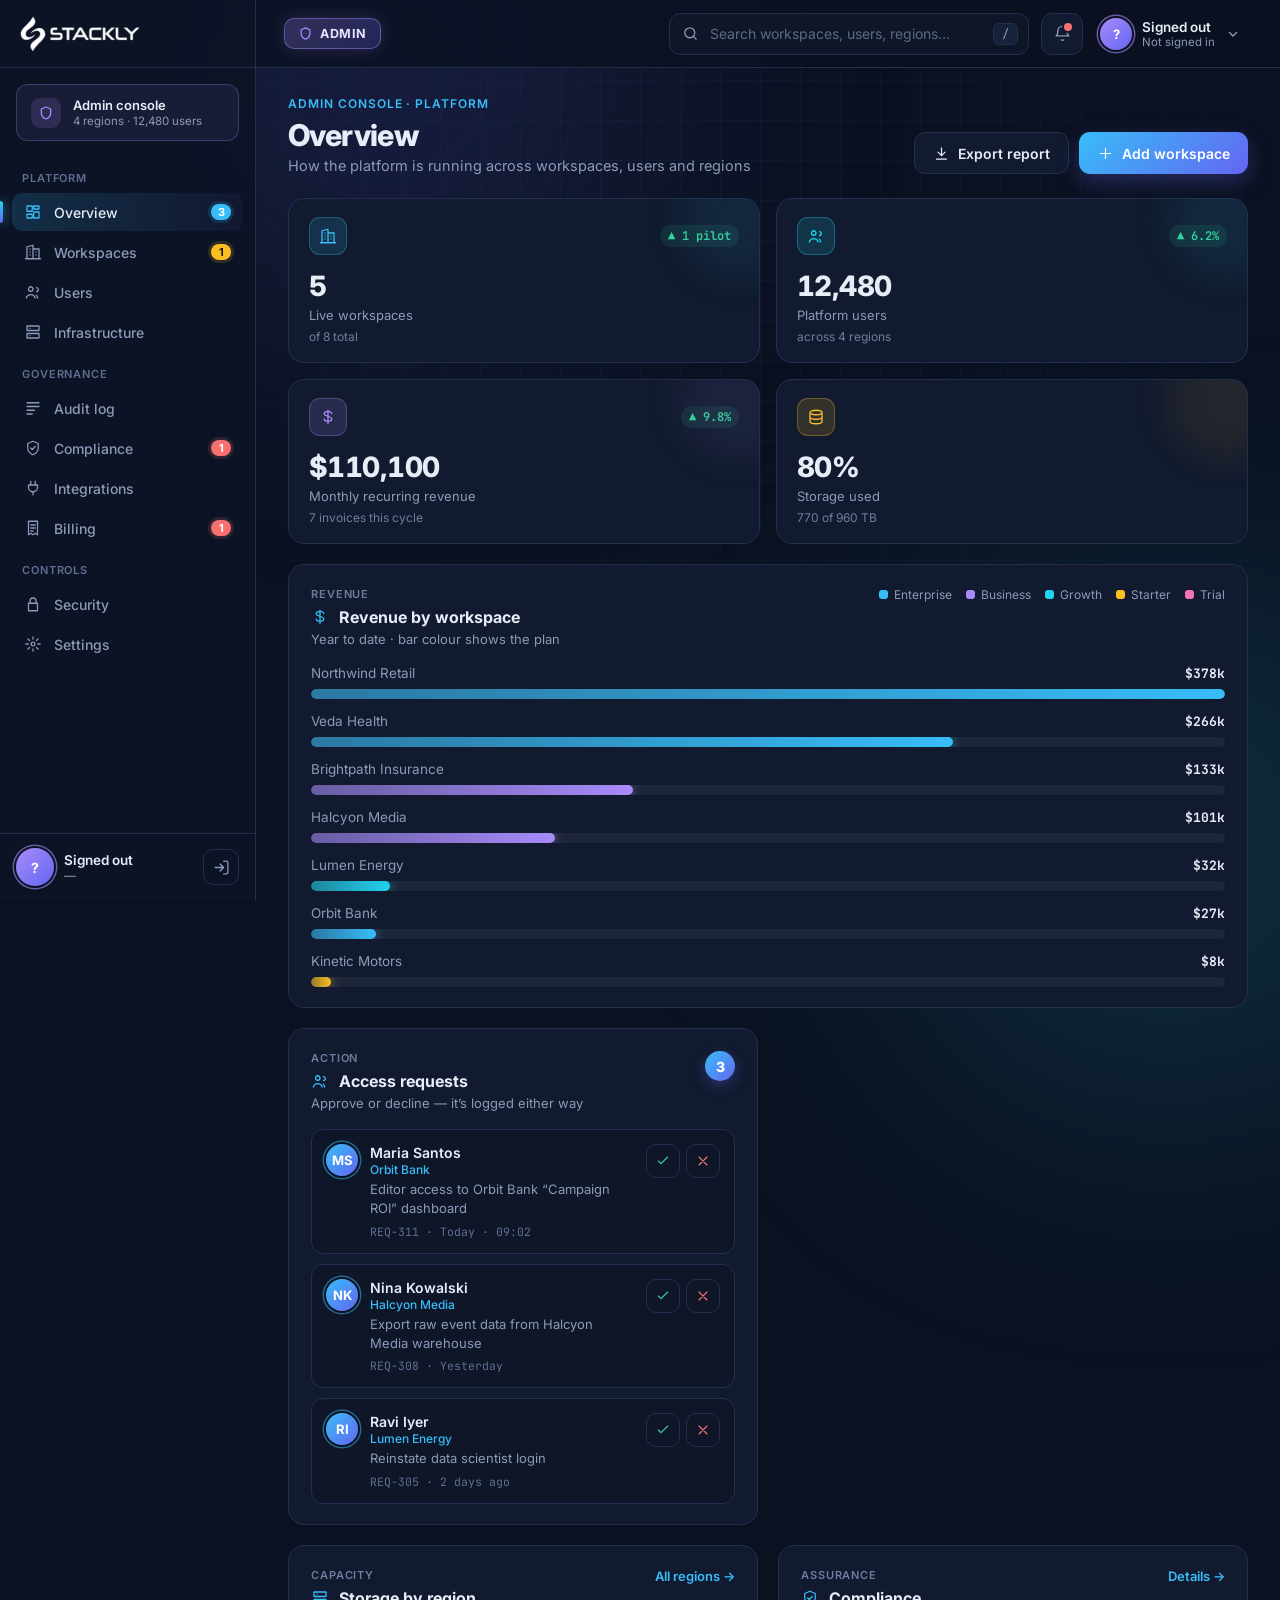
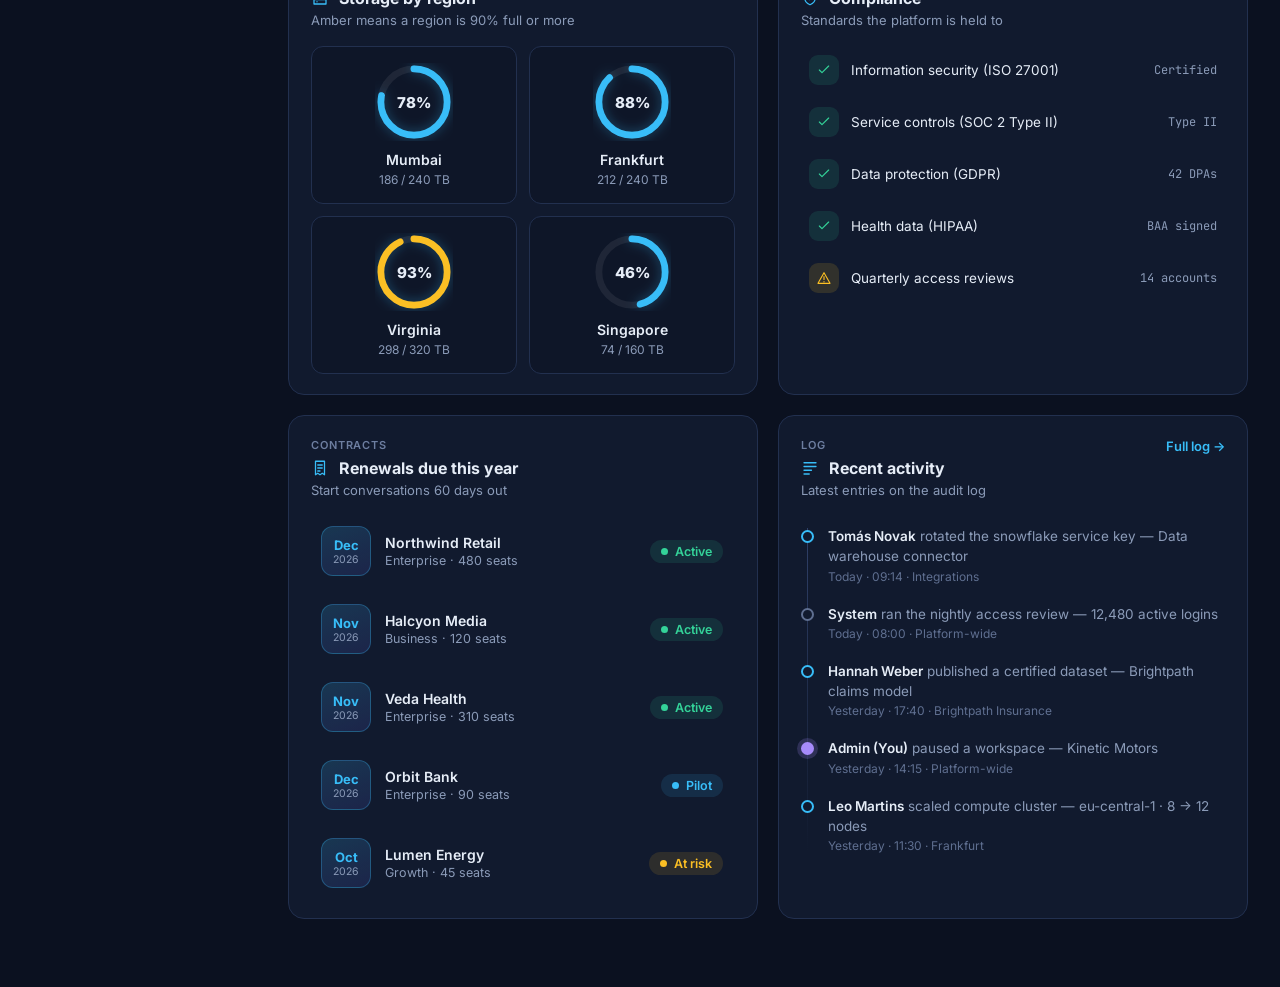
<file: html/admindashboard.html>
<!DOCTYPE html>
<html lang="en">
<head>
  <meta charset="UTF-8">
  <meta name="viewport" content="width=device-width, initial-scale=1.0">
  <title>Admin Console – Data Analytics Platform</title>
  <link rel="preconnect" href="https://fonts.googleapis.com">
  <link rel="preconnect" href="https://fonts.gstatic.com" crossorigin>
  <link href="https://fonts.googleapis.com/css2?family=Inter:wght@400;500;600;700;800&family=JetBrains+Mono:wght@500;600&display=swap" rel="stylesheet">
  <link rel="stylesheet" href="../css/admindashboard.css">
</head>
<body class="is-admin">

  <!-- Background -->
  <div class="bg-grid" aria-hidden="true"></div>
  <div class="bg-glow bg-glow--one" aria-hidden="true"></div>
  <div class="bg-glow bg-glow--two" aria-hidden="true"></div>

  <!-- ============ SIDEBAR (fixed on desktop, drawer on tablet/phone) ============ -->
  <div class="scrim" id="scrim"></div>
  <aside class="dock" id="sidebar" aria-label="Admin menu">
    <div class="dock-head">
      <!-- Logo placeholder — replace src with your logo, e.g. images/logo.png -->
      <button class="brand" data-nav="dashboard" aria-label="Go to overview">
        <img class="brand-img" src="../assets/Logo.webp" alt="Company logo">
      </button>
      <button class="dock-close" id="dock-close" aria-label="Close menu">
        <svg viewBox="0 0 24 24"><path d="M6 6l12 12M18 6L6 18"/></svg>
      </button>
    </div>

    <div class="dock-status dock-status--admin">
      <span class="shield-dot">
        <svg viewBox="0 0 24 24"><path d="M12 3l7 3v6c0 4.5-3 7.5-7 9-4-1.5-7-4.5-7-9V6l7-3z"/></svg>
      </span>
      <div>
        <span class="dock-status-title">Admin console</span>
        <span class="dock-status-sub">4 regions · 12,480 users</span>
      </div>
    </div>

    <div class="dock-scroll" id="nav-drawer"></div>

    <div class="dock-foot">
      <div class="dock-user">
        <span class="avatar avatar--admin" id="sidebar-user-avatar">–</span>
        <div class="dock-user-info">
          <span class="dock-user-name" id="sidebar-user-name">Signed out</span>
          <span class="dock-user-email" id="sidebar-user-email">—</span>
        </div>
      </div>
      <button class="dock-signout" id="logout-btn" aria-label="Sign out" title="Sign out">
        <svg viewBox="0 0 24 24"><path d="M15 3h4a2 2 0 0 1 2 2v14a2 2 0 0 1-2 2h-4"/><path d="M10 17l5-5-5-5M15 12H3"/></svg>
      </button>
    </div>
  </aside>

  <!-- ============ TOP BAR ============ -->
  <header class="head" id="topbar">
    <div class="head-left">
      <button class="burger" id="hamburger-btn" aria-label="Open menu" aria-expanded="false" aria-controls="sidebar">
        <span></span><span></span><span></span>
      </button>
      <button class="brand brand--head" data-nav="dashboard" aria-label="Go to overview">
        <img class="brand-img" src="../assets/Logo.webp" alt="Company logo">
      </button>
      <span class="admin-badge">
        <svg viewBox="0 0 24 24"><path d="M12 3l7 3v6c0 4.5-3 7.5-7 9-4-1.5-7-4.5-7-9V6l7-3z"/></svg>
        Admin
      </span>
    </div>

    <div class="head-right">
      <form class="finder" id="topbar-search" autocomplete="off" role="search">
        <button type="submit" class="finder-go" aria-label="Search">
          <svg viewBox="0 0 24 24"><circle cx="11" cy="11" r="7"/><path d="M20 20l-4.2-4.2"/></svg>
        </button>
        <input id="topbar-search-input" placeholder="Search workspaces, users, regions…">
        <kbd class="finder-key">/</kbd>
      </form>

      <button class="icon-btn" id="notif-btn" aria-label="Access requests">
        <svg viewBox="0 0 24 24"><path d="M18 9a6 6 0 1 0-12 0c0 5-2 6-2 6h16s-2-1-2-6"/><path d="M10.5 20a2 2 0 0 0 3 0"/></svg>
        <span class="icon-dot"></span>
      </button>

      <div class="whoami" id="topbar-user">
        <button class="whoami-btn" id="topbar-user-btn" aria-haspopup="true" aria-expanded="false">
          <span class="avatar avatar--admin sm" id="topbar-user-avatar">–</span>
          <span class="whoami-text">
            <span class="whoami-name" id="topbar-user-name">Signed out</span>
            <span class="whoami-role" id="topbar-user-role">Administrator</span>
          </span>
          <svg class="whoami-caret" viewBox="0 0 24 24"><path d="M6 9l6 6 6-6"/></svg>
        </button>
        <div class="whoami-menu" id="topbar-user-menu">
          <div class="whoami-menu-head">
            <span>Signed in as</span>
            <span class="whoami-menu-email" id="topbar-user-email">—</span>
          </div>
          <button class="whoami-item" data-nav="settings">
            <svg viewBox="0 0 24 24"><circle cx="12" cy="12" r="3"/><path d="M12 2.5v3M12 18.5v3M2.5 12h3M18.5 12h3M5.3 5.3l2.1 2.1M16.6 16.6l2.1 2.1M18.7 5.3l-2.1 2.1M7.4 16.6l-2.1 2.1"/></svg>
            Settings
          </button>
          <button class="whoami-item" data-nav="security">
            <svg viewBox="0 0 24 24"><path d="M6 11h12v10H6zM8 11V8a4 4 0 0 1 8 0v3"/></svg>
            Security policy
          </button>
          <button class="whoami-item danger" id="topbar-logout-btn">
            <svg viewBox="0 0 24 24"><path d="M15 3h4a2 2 0 0 1 2 2v14a2 2 0 0 1-2 2h-4"/><path d="M10 17l5-5-5-5M15 12H3"/></svg>
            Sign out
          </button>
        </div>
      </div>
    </div>
  </header>

  <!-- ============ PAGE ============ -->
  <main class="page">
    <div class="page-head">
      <div>
        <p class="page-kicker" id="page-kicker">Admin console</p>
        <h1 id="page-title-text">Overview</h1>
        <p class="page-sub" id="page-sub-text"></p>
      </div>
      <div class="page-actions" id="page-actions"></div>
    </div>
    <div class="content" id="content-area"></div>
  </main>

  <div class="toast" id="toast" role="status" aria-live="polite"></div>

  <script>
  if ('scrollRestoration' in history) history.scrollRestoration = 'manual';
  window.scrollTo(0, 0);

  /* =========================================================
     ICONS
     ========================================================= */
  const ICONS = {
    grid:     'M4 4h7v7H4zM13 4h7v4h-7zM13 12h7v8h-7zM4 15h7v5H4z',
    building: 'M4 21V5l8-2v18M12 8h8v13M8 8h.01M8 12h.01M8 16h.01M16 12h.01M16 16h.01M2 21h20',
    users:    'M9 11a3 3 0 1 0 0-6 3 3 0 0 0 0 6M3 20c1-3 3.4-4.6 6-4.6S14 17 15 20M16.5 11.4a2.6 2.6 0 0 0 0-5.2M18.2 20c-.4-1.6-1-2.9-1.9-3.8',
    server:   'M4 4h16v6H4zM4 14h16v6H4zM8 7h.01M8 17h.01',
    log:      'M4 5h16M4 10h16M4 15h10M4 20h7',
    shield:   'M12 3l7 3v6c0 4.5-3 7.5-7 9-4-1.5-7-4.5-7-9V6l7-3zM9 12l2 2 4-4',
    plug:     'M9 3v5M15 3v5M6 8h12v3a6 6 0 0 1-12 0zM12 17v4',
    invoice:  'M6 3h12v18l-3-2-3 2-3-2-3 2zM9 8h6M9 12h6M9 16h3',
    lock:     'M6 11h12v10H6zM8 11V8a4 4 0 0 1 8 0v3',
    gear:     'M12 9.5a2.5 2.5 0 1 0 0 5 2.5 2.5 0 0 0 0-5M12 2.5v3M12 18.5v3M2.5 12h3M18.5 12h3M5.3 5.3l2.1 2.1M16.6 16.6l2.1 2.1M18.7 5.3l-2.1 2.1M7.4 16.6l-2.1 2.1',
    check:    'M5 12l4 4 10-10',
    x:        'M6 6l12 12M18 6L6 18',
    alert:    'M12 4l9 16H3zM12 10v4.2M12 17.4v.4',
    plus:     'M12 5v14M5 12h14',
    download: 'M12 4v11M7 10l5 5 5-5M5 20h14',
    pin:      'M12 21s7-6.2 7-11.5a7 7 0 1 0-14 0C5 14.8 12 21 12 21zM12 12a2.5 2.5 0 1 0 0-5 2.5 2.5 0 0 0 0 5',
    db:       'M12 3c4.4 0 8 1.3 8 3s-3.6 3-8 3-8-1.3-8-3 3.6-3 8-3zM4 6v6c0 1.7 3.6 3 8 3s8-1.3 8-3V6M4 12v6c0 1.7 3.6 3 8 3s8-1.3 8-3v-6',
    dollar:   'M12 3v18M17 7.5c0-1.9-2.2-3-5-3s-5 1.1-5 3 2.2 2.7 5 3.5 5 1.6 5 3.5-2.2 3-5 3-5-1.1-5-3',
    cpu:      'M7 7h10v10H7zM9 3v4M15 3v4M9 17v4M15 17v4M3 9h4M3 15h4M17 9h4M17 15h4',
    clock:    'M12 3a9 9 0 1 0 0 18 9 9 0 0 0 0-18M12 7v5l3 2'
  };
  function ico(name, cls) {
    return `<svg class="${cls || 'ico'}" viewBox="0 0 24 24" fill="none" stroke="currentColor" stroke-width="1.7" stroke-linecap="round" stroke-linejoin="round"><path d="${ICONS[name] || ICONS.grid}"/></svg>`;
  }

  /* =========================================================
     DEMO DATA — the analytics platform, seen by an admin
     ========================================================= */
  const planColor = {
    'Enterprise': '#38bdf8',
    'Business':   '#a78bfa',
    'Growth':     '#22d3ee',
    'Starter':    '#fbbf24',
    'Trial':      '#f472b6'
  };

  /* ---------- Customer workspaces ---------- */
  const workspaces = [
    { name: 'Northwind Retail',    plan: 'Enterprise', seats: 480, mrr: 42000, arrYtd: 378000, status: 'Active',   since: 'Jan 2023', renewal: 'Dec 2026' },
    { name: 'Brightpath Insurance', plan: 'Business',  seats: 160, mrr: 14800, arrYtd: 133200, status: 'Active',   since: 'Mar 2024', renewal: 'Mar 2027' },
    { name: 'Halcyon Media',       plan: 'Business',   seats: 120, mrr: 11200, arrYtd: 100800, status: 'Active',   since: 'Jun 2022', renewal: 'Nov 2026' },
    { name: 'Veda Health',         plan: 'Enterprise', seats: 310, mrr: 29500, arrYtd: 265500, status: 'Active',   since: 'Nov 2023', renewal: 'Nov 2026' },
    { name: 'Orbit Bank',          plan: 'Enterprise', seats: 90,  mrr: 9000,  arrYtd: 27000,  status: 'Pilot',    since: 'Jun 2026', renewal: 'Dec 2026' },
    { name: 'Lumen Energy',        plan: 'Growth',     seats: 45,  mrr: 3600,  arrYtd: 32400,  status: 'At risk',  since: 'Feb 2025', renewal: 'Oct 2026' },
    { name: 'Cobalt Cloud',        plan: 'Trial',      seats: 12,  mrr: 0,     arrYtd: 0,      status: 'Trial',    since: 'Sep 2026', renewal: '—' },
    { name: 'Kinetic Motors',      plan: 'Starter',    seats: 0,   mrr: 0,     arrYtd: 8400,   status: 'Paused',   since: 'Apr 2024', renewal: '—' }
  ];

  /* ---------- Platform users (staff and customer admins) ---------- */
  const people = [
    { name: 'Aisha Rahman',  role: 'Head of Analytics',     workspace: 'Northwind Retail', access: 'Owner',   lastActive: '12m ago', status: 'Active' },
    { name: 'Leo Martins',   role: 'Data Engineer',         workspace: 'Internal',          access: 'Admin',   lastActive: '1h ago',  status: 'Active' },
    { name: 'Nina Kowalski', role: 'Product Analyst',       workspace: 'Halcyon Media',     access: 'Editor',  lastActive: '20m ago', status: 'Active' },
    { name: 'Samuel Osei',   role: 'Finance Analyst',       workspace: 'Veda Health',       access: 'Editor',  lastActive: '3h ago',  status: 'Active' },
    { name: 'Hannah Weber',  role: 'BI Developer',          workspace: 'Brightpath Insurance', access: 'Editor', lastActive: '5h ago', status: 'Active' },
    { name: 'Ravi Iyer',     role: 'Data Scientist',        workspace: 'Lumen Energy',      access: 'Viewer',  lastActive: '2d ago',  status: 'Suspended' },
    { name: 'Maria Santos',  role: 'Marketing Analyst',     workspace: 'Orbit Bank',        access: 'Viewer',  lastActive: '—',       status: 'Pending' },
    { name: 'Tomás Novak',   role: 'Platform Administrator', workspace: 'Internal',         access: 'Admin',   lastActive: '8m ago',  status: 'Active' }
  ];
  const accessColor = { Owner: '#fbbf24', Admin: '#38bdf8', Editor: '#a78bfa', Viewer: '#8b9bb8' };

  /* ---------- Infrastructure regions ---------- */
  const regions = [
    { city: 'Mumbai',    code: 'ap-south-1',   storage: 186, capacity: 240, queriesDay: '1.9M', uptime: 99.98, lead: 'Ravi Iyer' },
    { city: 'Frankfurt', code: 'eu-central-1', storage: 212, capacity: 240, queriesDay: '2.4M', uptime: 99.99, lead: 'Leo Martins' },
    { city: 'Virginia',  code: 'us-east-1',    storage: 298, capacity: 320, queriesDay: '4.1M', uptime: 99.95, lead: 'Tomás Novak' },
    { city: 'Singapore', code: 'ap-southeast-1', storage: 74, capacity: 160, queriesDay: '0.8M', uptime: 99.97, lead: 'Samuel Osei' }
  ];

  /* ---------- Access requests (interactive) ---------- */
  let approvals = [
    { id: 'REQ-311', who: 'Maria Santos',  what: 'Editor access to Orbit Bank “Campaign ROI” dashboard', where: 'Orbit Bank',    when: 'Today · 09:02' },
    { id: 'REQ-308', who: 'Nina Kowalski', what: 'Export raw event data from Halcyon Media warehouse',  where: 'Halcyon Media', when: 'Yesterday' },
    { id: 'REQ-305', who: 'Ravi Iyer',     what: 'Reinstate data scientist login',                      where: 'Lumen Energy',  when: '2 days ago' }
  ];

  /* ---------- Audit log ---------- */
  let auditTrail = [
    { time: 'Today · 09:14',     actor: 'Tomás Novak',  action: 'Rotated the Snowflake service key',    target: 'Data warehouse connector',     scope: 'Integrations' },
    { time: 'Today · 08:00',     actor: 'System',       action: 'Ran the nightly access review',        target: '12,480 active logins',         scope: 'Platform-wide' },
    { time: 'Yesterday · 17:40', actor: 'Hannah Weber', action: 'Published a certified dataset',        target: 'Brightpath claims model',      scope: 'Brightpath Insurance' },
    { time: 'Yesterday · 14:15', actor: 'Admin (You)',  action: 'Paused a workspace',                   target: 'Kinetic Motors',               scope: 'Platform-wide' },
    { time: 'Yesterday · 11:30', actor: 'Leo Martins',  action: 'Scaled compute cluster',               target: 'eu-central-1 · 8 → 12 nodes',  scope: 'Frankfurt' },
    { time: '2 days ago',        actor: 'System',       action: 'Archived stale query results',         target: '18,420 results older than 13 months', scope: 'Platform-wide' },
    { time: '3 days ago',        actor: 'Admin (You)',  action: 'Changed the data retention rule',      target: 'Raw events · 24 → 18 months',  scope: 'Mumbai' },
    { time: '4 days ago',        actor: 'Aisha Rahman', action: 'Upgraded the plan',                    target: 'Northwind Retail → Enterprise', scope: 'Billing' }
  ];

  /* ---------- Compliance ---------- */
  const complianceChecks = [
    { name: 'Information security (ISO 27001)', state: 'clear',     detail: 'Surveillance audit passed · next review Mar 2027',      metric: 'Certified' },
    { name: 'Service controls (SOC 2 Type II)', state: 'clear',     detail: 'Report issued Aug 2026 · no exceptions noted',           metric: 'Type II' },
    { name: 'Data protection (GDPR)',           state: 'clear',     detail: 'EU customer data stays in eu-central-1',                metric: '42 DPAs' },
    { name: 'Health data (HIPAA)',              state: 'clear',     detail: 'Veda Health workspace encrypted with customer keys',    metric: 'BAA signed' },
    { name: 'Quarterly access reviews',         state: 'attention', detail: '14 inactive admin accounts not reviewed this quarter',   metric: '14 accounts' }
  ];

  /* ---------- Integrations ---------- */
  const systems = [
    { name: 'Snowflake',          type: 'Data warehouse',   status: 'Connected', users: 9840 },
    { name: 'Google BigQuery',    type: 'Event store',      status: 'Connected', users: 6120 },
    { name: 'Salesforce',         type: 'CRM',              status: 'Connected', users: 4310 },
    { name: 'Stripe',             type: 'Payments',         status: 'Degraded',  users: 2280 },
    { name: 'Okta',               type: 'Single sign-on',   status: 'Connected', users: 12480 },
    { name: 'Slack',              type: 'Alerts & sharing', status: 'Connected', users: 8920 }
  ];

  /* ---------- Billing ---------- */
  const invoices = [
    { workspace: 'Northwind Retail',     model: 'Enterprise · annual',  monthly: 42000, next: '1 Oct',  state: 'Paid' },
    { workspace: 'Veda Health',          model: 'Enterprise · annual',  monthly: 29500, next: '3 Oct',  state: 'Paid' },
    { workspace: 'Brightpath Insurance', model: 'Business · monthly',   monthly: 14800, next: '5 Oct',  state: 'Paid' },
    { workspace: 'Halcyon Media',        model: 'Business · monthly',   monthly: 11200, next: '8 Oct',  state: 'Sent' },
    { workspace: 'Orbit Bank',           model: 'Enterprise pilot',     monthly: 9000,  next: '12 Oct', state: 'Sent' },
    { workspace: 'Lumen Energy',         model: 'Growth · monthly',     monthly: 3600,  next: '28 Sep', state: 'Overdue' },
    { workspace: 'Kinetic Motors',       model: 'Starter · monthly',    monthly: 0,     next: '—',      state: 'Paused' }
  ];

  const stateClass = {
    'Active': 'good', 'Pilot': 'info', 'Trial': 'info', 'At risk': 'warn', 'Paused': 'muted',
    'Suspended': 'bad', 'Pending': 'info', 'Paid': 'good', 'Sent': 'info', 'Overdue': 'bad',
    'Connected': 'good', 'Degraded': 'warn', 'Clear': 'good', 'Attention': 'warn'
  };

  /* =========================================================
     NAVIGATION
     ========================================================= */
  const navGroups = [
    { label: 'Platform', items: [
      { label: 'Overview',       id: 'dashboard',  icon: 'grid' },
      { label: 'Workspaces',     id: 'workspaces', icon: 'building' },
      { label: 'Users',          id: 'people',     icon: 'users' },
      { label: 'Infrastructure', id: 'regions',    icon: 'server' } ] },
    { label: 'Governance', items: [
      { label: 'Audit log',      id: 'audit',      icon: 'log' },
      { label: 'Compliance',     id: 'compliance', icon: 'shield' },
      { label: 'Integrations',   id: 'systems',    icon: 'plug' },
      { label: 'Billing',        id: 'billing',    icon: 'invoice' } ] },
    { label: 'Controls', items: [
      { label: 'Security',       id: 'security',   icon: 'lock' },
      { label: 'Settings',       id: 'settings',   icon: 'gear' } ] }
  ];

  const pageMap = {
    dashboard:  { title: 'Overview',       sub: 'How the platform is running across workspaces, users and regions' },
    workspaces: { title: 'Workspaces',     sub: 'Every customer workspace, plan and renewal date' },
    people:     { title: 'Users',          sub: 'Who can open what, and when they were last in' },
    regions:    { title: 'Infrastructure', sub: 'Regions, storage capacity and query load' },
    audit:      { title: 'Audit log',      sub: 'Every administrative and system action, newest first' },
    compliance: { title: 'Compliance',     sub: 'Certifications, standards and standing checks' },
    systems:    { title: 'Integrations',   sub: 'Warehouses, apps and identity providers' },
    billing:    { title: 'Billing',        sub: 'What each workspace is invoiced and when it falls due' },
    security:   { title: 'Security',       sub: 'Access rules applied to everyone with a login' },
    settings:   { title: 'Settings',       sub: 'Your profile and preferences' }
  };
  const pageActions = {
    dashboard:  `<button class="btn btn-ghost" onclick="go404()">${ico('download')}Export report</button><button class="btn btn-solid" onclick="go404()">${ico('plus')}Add workspace</button>`,
    workspaces: `<button class="btn btn-solid" onclick="go404()">${ico('plus')}Add workspace</button>`,
    people:     `<button class="btn btn-solid" onclick="go404()">${ico('plus')}Invite user</button>`,
    regions:    `<button class="btn btn-ghost" onclick="go404()">${ico('download')}Capacity plan</button>`,
    audit:      `<button class="btn btn-ghost" onclick="go404()">${ico('download')}Export CSV</button>`,
    billing:    `<button class="btn btn-solid" onclick="go404()">${ico('plus')}New invoice</button>`
  };

  /* =========================================================
     SIGNED-IN USER (from login page → localStorage "user")
     ========================================================= */
  const EMAIL_RE = /^[A-Za-z0-9._%+-]+@[A-Za-z0-9.-]+\.[A-Za-z]{2,}$/;
  const USER_KEYS = ['user', 'currentUser', 'loggedInUser', 'authUser', 'userData', 'profile', 'account', 'session', 'userEmail', 'email'];
  let foundUserKey = null;

  function asEmail(v) { return typeof v === 'string' && EMAIL_RE.test(v.trim()) ? v.trim() : null; }
  function findEmailIn(obj, depth) {
    if (!obj || depth > 4) return null;
    if (typeof obj === 'string') {
      const e = asEmail(obj); if (e) return { email: e };
      try { return findEmailIn(JSON.parse(obj), depth + 1); } catch (err) { return null; }
    }
    if (typeof obj !== 'object') return null;
    for (const k in obj) { const e = asEmail(obj[k]); if (e) return Object.assign({}, obj, { email: e }); }
    for (const k in obj) { const hit = findEmailIn(obj[k], depth + 1); if (hit) return Object.assign({}, obj, hit); }
    return null;
  }
  function getCurrentUser() {
    const stores = [];
    try { stores.push(localStorage); } catch (e) {}
    try { stores.push(sessionStorage); } catch (e) {}
    for (const s of stores) { try { if (s.getItem('isAuthenticated') === 'false') return null; } catch (e) {} }
    for (const s of stores) {
      for (const key of USER_KEYS) {
        let hit = null;
        try { hit = findEmailIn(s.getItem(key), 0); } catch (e) {}
        if (hit) { foundUserKey = key; return hit; }
      }
    }
    return null;
  }

  const currentUser = getCurrentUser();
  const currentEmail = currentUser ? currentUser.email : '';
  const storedName = currentUser && typeof currentUser.name === 'string' ? currentUser.name : '';
  const currentUsername = storedName || (currentEmail ? currentEmail.split('@')[0] : '');
  const currentInitial = ((currentUsername || currentEmail || '?').charAt(0) || '?').toUpperCase();
  const currentRole = currentUser ? (currentUser.role === 'admin' ? 'Administrator' : 'Analyst') : 'Not signed in';

  function paintUserChrome() {
    const name = currentUsername || 'Signed out';
    const email = currentEmail || '—';
    document.querySelectorAll('#sidebar-user-avatar, #topbar-user-avatar').forEach(el => el.textContent = currentInitial);
    const sName = document.getElementById('sidebar-user-name');
    sName.textContent = name; sName.title = name;
    const sEmail = document.getElementById('sidebar-user-email');
    sEmail.textContent = email; sEmail.title = email;
    document.getElementById('topbar-user-name').textContent = name;
    document.getElementById('topbar-user-email').textContent = email;
    document.getElementById('topbar-user-role').textContent = currentRole;
  }

  function logout() {
    const keys = ['user', 'isAuthenticated', 'activeNav', 'adminNav', 'settings', 'adminSettings'].concat(USER_KEYS);
    if (foundUserKey && keys.indexOf(foundUserKey) === -1) keys.push(foundUserKey);
    keys.forEach(k => {
      try { localStorage.removeItem(k); } catch (e) {}
      try { sessionStorage.removeItem(k); } catch (e) {}
    });
    window.location.href = 'login.html';
  }

  /* =========================================================
     STATE  (stored under admin-only keys so it never clashes
     with the user dashboard's saved page and settings)
     ========================================================= */
  function readStore(k) { try { return localStorage.getItem(k); } catch (e) { return null; } }
  function writeStore(k, v) { try { localStorage.setItem(k, v); } catch (e) {} }
  function loadSettings() {
    const d = {
      usageAlerts: true, weeklyDigest: false, compactRows: false, language: 'English',
      twoFactor: true, ssoRequired: true, ipAllowlist: false, workspaceWalls: true, sessionTimeout: '30 minutes'
    };
    try { const raw = readStore('adminSettings'); if (raw) return Object.assign(d, JSON.parse(raw)); } catch (e) {}
    return d;
  }
  function saveSettings() { writeStore('adminSettings', JSON.stringify(state.settings)); }

  const savedNav = readStore('adminNav');
  let state = {
    activeNav: savedNav && pageMap[savedNav] ? savedNav : 'dashboard',
    wsFilter: 'All',
    peopleSearch: '',
    settings: loadSettings()
  };

  function money(n) { return '$' + n.toLocaleString(); }
  function moneyShort(n) { return n >= 1000000 ? '$' + (n / 1000000).toFixed(2) + 'm' : '$' + Math.round(n / 1000) + 'k'; }
  function go404() { window.location.href = '404.html'; }
  function planTag(p) { return `<span class="tag" style="--c:${planColor[p] || '#38bdf8'}">${p}</span>`; }
  function pill(text) { return `<span class="state state-${stateClass[text] || 'muted'}">${text}</span>`; }
  function esc(s) { return String(s).replace(/[&<>"]/g, c => ({ '&': '&amp;', '<': '&lt;', '>': '&gt;', '"': '&quot;' }[c])); }
  function initials(n) { return n.split(' ').map(p => p[0]).join('').slice(0, 2); }

  let toastTimer = null;
  function toast(msg, kind) {
    const t = document.getElementById('toast');
    t.innerHTML = `${ico(kind === 'no' ? 'x' : 'check')}<span>${esc(msg)}</span>`;
    t.className = 'toast show ' + (kind === 'no' ? 'toast-no' : 'toast-yes');
    clearTimeout(toastTimer);
    toastTimer = setTimeout(() => t.classList.remove('show'), 2800);
  }

  /* =========================================================
     SHARED PIECES
     ========================================================= */
  function kpiRow(items) {
    return `<section class="kpis">${items.map((k, i) => `
      <article class="kpi anim" style="--c:${k.color || '#38bdf8'};--i:${i}" onclick="go404()">
        <div class="kpi-top">
          <span class="kpi-ico">${ico(k.icon || 'grid')}</span>
          ${k.trend ? `<span class="kpi-trend ${k.trend.good === false ? 'trend-bad' : 'trend-good'}">${k.trend.dir === 'up' ? '▲' : '▼'} ${k.trend.text}</span>` : ''}
        </div>
        <span class="kpi-value" data-count>${k.value}</span>
        <span class="kpi-label">${k.label}</span>
        ${k.note ? `<span class="kpi-note">${k.note}</span>` : ''}
      </article>`).join('')}</section>`;
  }
  let cardIndex = 0;
  function card(o, body) {
    return `<section class="card anim ${o.cls || ''}" style="--i:${cardIndex++ + 2}">
      <header class="card-head">
        <div>
          ${o.kicker ? `<span class="card-kicker">${o.kicker}</span>` : ''}
          <h2>${ico(o.icon || 'grid', 'head-ico')}${o.title}</h2>
          ${o.sub ? `<p${o.subId ? ` id="${o.subId}"` : ''}>${o.sub}</p>` : ''}
        </div>
        ${o.aside || ''}
      </header>
      ${body}
    </section>`;
  }
  function ring(pct, color, label) {
    const r = 34, c = 2 * Math.PI * r;
    return `<div class="ring">
      <svg viewBox="0 0 80 80" aria-hidden="true">
        <circle cx="40" cy="40" r="${r}" class="ring-bg"/>
        <circle cx="40" cy="40" r="${r}" class="ring-fg" stroke="${color}" stroke-dasharray="${c.toFixed(1)}" style="stroke-dashoffset:${c.toFixed(1)}" data-dash="${(c * (1 - pct / 100)).toFixed(1)}"/>
      </svg>
      <span class="ring-val">${pct}%</span>
      ${label ? `<span class="ring-label">${label}</span>` : ''}
    </div>`;
  }
  function trailHtml(list) {
    return list.map((a, i) => `
      <li class="trail-item row-anim" style="--r:${i}" onclick="go404()">
        <span class="trail-dot ${a.actor === 'System' ? 'auto' : a.actor === 'Admin (You)' ? 'you' : ''}"></span>
        <span class="trail-body">
          <span class="trail-line"><b>${esc(a.actor)}</b> ${esc(a.action.toLowerCase())} — ${esc(a.target)}</span>
          <span class="trail-meta">${a.time} · ${a.scope}</span>
        </span>
      </li>`).join('');
  }

  function afterRender() {
    requestAnimationFrame(() => {
      document.querySelectorAll('[data-w]').forEach(el => el.style.width = el.dataset.w + '%');
      document.querySelectorAll('[data-dash]').forEach(el => el.style.strokeDashoffset = el.dataset.dash);
    });
    if (window.matchMedia('(prefers-reduced-motion: reduce)').matches) return;
    document.querySelectorAll('[data-count]').forEach(el => {
      const raw = el.textContent.trim();
      const m = raw.match(/^([^\d]*)([\d,]+\.?\d*)(.*)$/);
      if (!m) return;
      const prefix = m[1], numStr = m[2].replace(/,/g, ''), suffix = m[3];
      const target = parseFloat(numStr);
      const decimals = numStr.includes('.') ? numStr.split('.')[1].length : 0;
      const start = performance.now(), dur = 1100;
      function tick(now) {
        const p = Math.min(1, (now - start) / dur);
        const val = target * (1 - Math.pow(1 - p, 3));
        el.textContent = prefix + (decimals ? val.toFixed(decimals) : Math.round(val).toLocaleString()) + suffix;
        if (p < 1) requestAnimationFrame(tick); else el.textContent = raw;
      }
      requestAnimationFrame(tick);
    });
  }

  /* =========================================================
     OVERVIEW
     ========================================================= */
  function approvalsHtml(animate) {
    if (animate === undefined) animate = true;
    if (!approvals.length) return `<div class="empty empty--done">${ico('check')}<span>No requests waiting. Nice.</span></div>`;
    return `<ul class="approvals">${approvals.map((r, i) => `
      <li class="approval ${animate ? 'row-anim' : ''}" style="--r:${i}" data-req="${r.id}">
        <span class="avatar sm">${initials(r.who)}</span>
        <span class="approval-body">
          <span class="approval-who">${r.who} <em>${r.where}</em></span>
          <span class="approval-what">${r.what}</span>
          <span class="approval-when">${r.id} · ${r.when}</span>
        </span>
        <span class="approval-actions">
          <button class="act act-yes" data-approve="${r.id}" aria-label="Approve ${r.id}" title="Approve">${ico('check')}</button>
          <button class="act act-no" data-decline="${r.id}" aria-label="Decline ${r.id}" title="Decline">${ico('x')}</button>
        </span>
      </li>`).join('')}</ul>`;
  }

  function renderDashboard() {
    const mrr = invoices.reduce((a, b) => a + b.monthly, 0);
    const storage = regions.reduce((a, r) => a + r.storage, 0);
    const capacity = regions.reduce((a, r) => a + r.capacity, 0);
    const live = workspaces.filter(w => w.status === 'Active' || w.status === 'Pilot').length;

    const kpis = kpiRow([
      { label: 'Live workspaces',     value: String(live),     icon: 'building', trend: { dir: 'up', text: '1 pilot' }, note: 'of ' + workspaces.length + ' total' },
      { label: 'Platform users',      value: '12,480',         icon: 'users',    trend: { dir: 'up', text: '6.2%' }, note: 'across 4 regions', color: '#22d3ee' },
      { label: 'Monthly recurring revenue', value: money(mrr), icon: 'dollar',   trend: { dir: 'up', text: '9.8%' }, note: '7 invoices this cycle', color: '#a78bfa' },
      { label: 'Storage used',        value: Math.round(storage / capacity * 100) + '%', icon: 'db', note: storage + ' of ' + capacity + ' TB', color: '#fbbf24' }
    ]);

    const top = workspaces.filter(w => w.arrYtd > 0).sort((a, b) => b.arrYtd - a.arrYtd);
    const max = top[0].arrYtd;
    const revenue = top.map((w, i) => `
      <div class="rev row-anim" style="--r:${i}" onclick="go404()">
        <div class="rev-top"><span class="rev-name">${w.name}</span><span class="rev-val">${moneyShort(w.arrYtd)}</span></div>
        <div class="rev-track"><div class="rev-fill" data-w="${(w.arrYtd / max * 100).toFixed(1)}" style="--c:${planColor[w.plan]}"></div></div>
      </div>`).join('');
    const legend = Object.keys(planColor).map(p => `<li><i style="background:${planColor[p]}"></i>${p}</li>`).join('');

    const regionMinis = regions.map((r, i) => {
      const pct = Math.round(r.storage / r.capacity * 100);
      return `<div class="site-mini row-anim" style="--r:${i}" onclick="go404()">
        ${ring(pct, pct >= 90 ? '#fbbf24' : '#38bdf8')}
        <span class="site-mini-city">${r.city}</span>
        <span class="site-mini-sub">${r.storage} / ${r.capacity} TB</span>
      </div>`;
    }).join('');

    const checks = complianceChecks.map((c, i) => {
      const ok = c.state === 'clear';
      return `<li class="check-mini row-anim" style="--r:${i}" onclick="go404()">
        <span class="check-ico ${ok ? 'ok' : 'warn'}">${ico(ok ? 'check' : 'alert')}</span>
        <span class="check-mini-name">${c.name}</span>
        <span class="check-mini-metric">${c.metric}</span>
      </li>`;
    }).join('');

    const renewals = workspaces.filter(w => /2026/.test(w.renewal)).map((w, i) => `
      <li class="renew row-anim" style="--r:${i}" onclick="go404()">
        <span class="renew-date"><b>${w.renewal.split(' ')[0]}</b><em>${w.renewal.split(' ')[1]}</em></span>
        <span class="renew-body"><span class="renew-name">${w.name}</span><span class="renew-sub">${w.plan} · ${w.seats} seats</span></span>
        ${pill(w.status)}
      </li>`).join('');

    return `${kpis}
      <div class="grid grid-a">
        ${card({ kicker: 'Revenue', title: 'Revenue by workspace', sub: 'Year to date · bar colour shows the plan', icon: 'dollar', cls: 'span-2', aside: `<ul class="legend">${legend}</ul>` }, `<div class="rev-list">${revenue}</div>`)}
        ${card({ kicker: 'Action', title: 'Access requests', sub: 'Approve or decline — it’s logged either way', icon: 'users', aside: `<span class="count-badge" id="approval-count">${approvals.length}</span>` }, `<div id="approvals-box">${approvalsHtml()}</div>`)}
      </div>
      <div class="grid grid-b">
        ${card({ kicker: 'Capacity', title: 'Storage by region', sub: 'Amber means a region is 90% full or more', icon: 'server', aside: `<button class="link-btn" data-nav="regions">All regions →</button>` }, `<div class="site-minis">${regionMinis}</div>`)}
        ${card({ kicker: 'Assurance', title: 'Compliance', sub: 'Standards the platform is held to', icon: 'shield', aside: `<button class="link-btn" data-nav="compliance">Details →</button>` }, `<ul class="check-minis">${checks}</ul>`)}
      </div>
      <div class="grid grid-c">
        ${card({ kicker: 'Contracts', title: 'Renewals due this year', sub: 'Start conversations 60 days out', icon: 'invoice' }, `<ul class="renew-list">${renewals}</ul>`)}
        ${card({ kicker: 'Log', title: 'Recent activity', sub: 'Latest entries on the audit log', icon: 'log', aside: `<button class="link-btn" data-nav="audit">Full log →</button>` }, `<ul class="trail" id="overview-trail">${trailHtml(auditTrail.slice(0, 5))}</ul>`)}
      </div>`;
  }

  /* =========================================================
     WORKSPACES
     ========================================================= */
  function renderWorkspaces() {
    const filters = ['All', 'Active', 'Pilot', 'At risk', 'Trial', 'Paused'];
    const list = state.wsFilter === 'All' ? workspaces : workspaces.filter(w => w.status === state.wsFilter);
    const total = workspaces.reduce((a, w) => a + w.arrYtd, 0);
    const max = Math.max(...workspaces.map(w => w.arrYtd));
    const kpis = kpiRow([
      { label: 'Workspaces',   value: String(workspaces.length), icon: 'building' },
      { label: 'Seats sold',   value: fmtN(workspaces.reduce((a, w) => a + w.seats, 0)), icon: 'users', color: '#22d3ee' },
      { label: 'Revenue YTD',  value: money(total), icon: 'dollar', color: '#a78bfa' },
      { label: 'At risk',      value: String(workspaces.filter(w => w.status === 'At risk').length), icon: 'alert', color: '#fbbf24', note: 'renewal in October' }
    ]);
    const rows = list.map((w, i) => `
      <tr class="row-anim" style="--r:${i}" onclick="go404()">
        <td class="stack" data-label="Workspace"><span class="t-name">${w.name}</span><span class="t-sub">Customer since ${w.since}</span></td>
        <td data-label="Plan">${planTag(w.plan)}</td>
        <td class="mono" data-label="Seats">${w.seats}</td>
        <td data-label="Revenue YTD"><div class="mini"><span class="mini-track"><span class="mini-fill good" data-w="${max ? Math.round(w.arrYtd / max * 100) : 0}"></span></span><span class="mini-num">${money(w.arrYtd)}</span></div></td>
        <td data-label="Renewal">${w.renewal}</td>
        <td data-label="Status">${pill(w.status)}</td>
      </tr>`).join('');
    return `${kpis}${card({ kicker: 'Register', title: 'Workspace register', sub: 'Plans, seats and revenue to date', icon: 'building', cls: 'card-table',
        aside: `<div class="chip-row">${filters.map(f => `<button class="chip ws-filter ${state.wsFilter === f ? 'chip-on' : ''}" data-filter="${f}">${f}</button>`).join('')}</div>` },
      `<div class="table-wrap"><table class="table">
        <thead><tr><th>Workspace</th><th>Plan</th><th>Seats</th><th>Revenue YTD</th><th>Renewal</th><th>Status</th></tr></thead>
        <tbody>${rows || '<tr><td colspan="6" class="empty">No workspaces in that state.</td></tr>'}</tbody>
      </table></div>`)}`;
  }
  function fmtN(n) { return n.toLocaleString(); }

  /* =========================================================
     USERS — every word typed must match somewhere in the row.
     Typing swaps only the rows and the count line, so the
     caret stays put.
     ========================================================= */
  function peopleTerms() { return state.peopleSearch.toLowerCase().split(/\s+/).filter(Boolean); }
  function peopleList() {
    const terms = peopleTerms();
    if (!terms.length) return people.slice();
    return people.filter(p => {
      const hay = [p.name, p.role, p.workspace, p.access, p.lastActive, p.status].join(' ').toLowerCase();
      return terms.every(t => hay.includes(t));
    });
  }
  function peopleRowsHtml(list, animate) {
    if (!list.length) return '<tr><td colspan="5" class="empty">Nobody matches that search.</td></tr>';
    return list.map((p, i) => `
      <tr class="${animate ? 'row-anim' : ''}" style="--r:${i}" onclick="go404()">
        <td class="stack" data-label="Name"><span class="t-name"><span class="avatar xs">${initials(p.name)}</span>${p.name}</span><span class="t-sub">${p.role}</span></td>
        <td data-label="Workspace">${p.workspace}</td>
        <td data-label="Access"><span class="tag" style="--c:${accessColor[p.access]}">${p.access}</span></td>
        <td data-label="Last active">${p.lastActive}</td>
        <td data-label="Status">${pill(p.status)}</td>
      </tr>`).join('');
  }
  function peopleSubText(list) {
    return peopleTerms().length ? `Showing ${list.length} of ${people.length} users` : 'Who can open what, and when they were last in';
  }
  function updatePeopleRows() {
    const body = document.getElementById('people-rows');
    if (!body) return;
    const list = peopleList();
    body.innerHTML = peopleRowsHtml(list, false);
    const sub = document.getElementById('people-sub');
    if (sub) sub.textContent = peopleSubText(list);
  }
  function renderPeople() {
    const list = peopleList();
    const kpis = kpiRow([
      { label: 'Users with a login', value: '12,480', icon: 'users' },
      { label: 'Admins & owners',    value: String(people.filter(p => p.access === 'Admin' || p.access === 'Owner').length), icon: 'shield', color: '#22d3ee' },
      { label: 'Pending invites',    value: String(people.filter(p => p.status === 'Pending').length), icon: 'plus', color: '#a78bfa' },
      { label: 'Suspended',          value: String(people.filter(p => p.status === 'Suspended').length), icon: 'lock', color: '#f87171' }
    ]);
    return `${kpis}${card({ kicker: 'Access', title: 'Users and access', sub: peopleSubText(list), subId: 'people-sub', icon: 'users', cls: 'card-table',
        aside: `<label class="finder finder-inline">
          <svg viewBox="0 0 24 24"><circle cx="11" cy="11" r="7"/><path d="M20 20l-4.2-4.2"/></svg>
          <input id="user-search-input" placeholder="Name, workspace, access, status…" value="${esc(state.peopleSearch)}">
        </label>` },
      `<div class="table-wrap"><table class="table">
        <thead><tr><th>Name</th><th>Workspace</th><th>Access</th><th>Last active</th><th>Status</th></tr></thead>
        <tbody id="people-rows">${peopleRowsHtml(list, true)}</tbody>
      </table></div>`)}`;
  }

  /* =========================================================
     INFRASTRUCTURE
     ========================================================= */
  function renderRegions() {
    const storage = regions.reduce((a, r) => a + r.storage, 0);
    const capacity = regions.reduce((a, r) => a + r.capacity, 0);
    const kpis = kpiRow([
      { label: 'Regions',          value: String(regions.length), icon: 'pin' },
      { label: 'Total capacity',   value: capacity + ' TB', icon: 'db', color: '#22d3ee' },
      { label: 'Storage used',     value: storage + ' TB', icon: 'server', color: '#a78bfa' },
      { label: 'Free capacity',    value: (capacity - storage) + ' TB', icon: 'cpu', color: '#fbbf24', note: 'ready to allocate' }
    ]);
    const cards = regions.map((r, i) => {
      const pct = Math.round(r.storage / r.capacity * 100);
      return `<article class="site row-anim" style="--r:${i}" onclick="go404()">
        <header>
          <span class="site-pin">${ico('pin')}</span>
          <span><span class="site-city">${r.city}</span><span class="site-country">${r.code}</span></span>
          <span class="state state-good">Healthy</span>
        </header>
        <div class="site-body">
          ${ring(pct, pct >= 90 ? '#fbbf24' : '#38bdf8', 'storage used')}
          <dl class="site-meta">
            <div><dt>Storage</dt><dd>${r.storage} / ${r.capacity} TB</dd></div>
            <div><dt>Queries / day</dt><dd>${r.queriesDay}</dd></div>
            <div><dt>Uptime, 30 days</dt><dd>${r.uptime}%</dd></div>
            <div><dt>Region lead</dt><dd>${r.lead}</dd></div>
          </dl>
        </div>
      </article>`;
    }).join('');
    return `${kpis}${card({ kicker: 'Delivery', title: 'Data regions', sub: 'Capacity, load and uptime in each region', icon: 'server' }, `<div class="site-grid">${cards}</div>`)}`;
  }

  /* =========================================================
     AUDIT LOG
     ========================================================= */
  function renderAudit() {
    return card({ kicker: 'Log', title: 'Audit log', sub: 'Every administrative and system action, most recent first', icon: 'log',
      aside: `<div class="trail-key"><span><i class="you"></i>You</span><span><i></i>People</span><span><i class="auto"></i>System</span></div>` },
      `<ul class="trail">${trailHtml(auditTrail)}</ul>`);
  }

  /* =========================================================
     COMPLIANCE
     ========================================================= */
  function renderCompliance() {
    const clear = complianceChecks.filter(c => c.state === 'clear').length;
    const kpis = kpiRow([
      { label: 'Standards tracked',   value: String(complianceChecks.length), icon: 'shield' },
      { label: 'Clear',               value: String(clear), icon: 'check', color: '#34d399' },
      { label: 'Need attention',      value: String(complianceChecks.length - clear), icon: 'alert', color: '#fbbf24' },
      { label: 'Next external audit', value: '42 days', icon: 'log', color: '#a78bfa' }
    ]);
    const rows = complianceChecks.map((c, i) => {
      const ok = c.state === 'clear';
      return `<div class="check row-anim" style="--r:${i}" onclick="go404()">
        <span class="check-ico ${ok ? 'ok' : 'warn'}">${ico(ok ? 'shield' : 'alert')}</span>
        <div class="check-body"><span class="check-name">${c.name}</span><span class="check-detail">${c.detail}</span></div>
        <span class="check-metric">${c.metric}</span>
        ${pill(ok ? 'Clear' : 'Attention')}
      </div>`;
    }).join('');
    return `${kpis}${card({ kicker: 'Regulatory', title: 'Compliance checks', sub: 'Security, privacy, health data and access reviews', icon: 'shield' }, `<div class="check-list">${rows}</div>`)}`;
  }

  /* =========================================================
     INTEGRATIONS
     ========================================================= */
  function renderSystems() {
    const kpis = kpiRow([
      { label: 'Integrations',    value: String(systems.length), icon: 'plug' },
      { label: 'Connected',       value: String(systems.filter(s => s.status === 'Connected').length), icon: 'check', color: '#34d399' },
      { label: 'Degraded',        value: String(systems.filter(s => s.status === 'Degraded').length), icon: 'alert', color: '#fbbf24' },
      { label: 'Uptime, 30 days', value: '99.96%', icon: 'server', color: '#22d3ee' }
    ]);
    const rows = systems.map((s, i) => `
      <div class="system row-anim" style="--r:${i}" onclick="go404()">
        <span class="system-ico ${s.status === 'Degraded' ? 'warn' : ''}">${ico('plug')}</span>
        <div class="system-body"><span class="system-name">${s.name}</span><span class="system-meta">${s.type} · ${s.users.toLocaleString()} users connected</span></div>
        ${pill(s.status)}
        <button class="chip" onclick="event.stopPropagation();go404()">Manage</button>
      </div>`).join('');
    return `${kpis}${card({ kicker: 'Platforms', title: 'Connected systems', sub: 'What the platform reads from and sends to', icon: 'plug' }, `<div class="system-list">${rows}</div>`)}`;
  }

  /* =========================================================
     BILLING
     ========================================================= */
  function renderBilling() {
    const monthly = invoices.reduce((a, b) => a + b.monthly, 0);
    const max = Math.max(...invoices.map(b => b.monthly));
    const kpis = kpiRow([
      { label: 'Invoiced monthly', value: money(monthly), icon: 'dollar' },
      { label: 'Paid',             value: String(invoices.filter(b => b.state === 'Paid').length), icon: 'check', color: '#34d399' },
      { label: 'Awaiting payment', value: String(invoices.filter(b => b.state === 'Sent').length), icon: 'invoice', color: '#22d3ee' },
      { label: 'Overdue',          value: String(invoices.filter(b => b.state === 'Overdue').length), icon: 'alert', color: '#f87171' }
    ]);
    const rows = invoices.map((b, i) => `
      <tr class="row-anim" style="--r:${i}" onclick="go404()">
        <td class="stack" data-label="Workspace"><span class="t-name">${b.workspace}</span><span class="t-sub">${b.model}</span></td>
        <td data-label="Monthly value"><div class="mini"><span class="mini-track"><span class="mini-fill good" data-w="${max ? Math.round(b.monthly / max * 100) : 0}"></span></span><span class="mini-num">${money(b.monthly)}</span></div></td>
        <td data-label="Next invoice">${b.next}</td>
        <td data-label="Payment">${pill(b.state)}</td>
      </tr>`).join('');
    return `${kpis}${card({ kicker: 'Income', title: 'Invoice ledger', sub: 'Plan, value and due date by workspace', icon: 'invoice', cls: 'card-table' },
      `<div class="table-wrap"><table class="table">
        <thead><tr><th>Workspace</th><th>Monthly value</th><th>Next invoice</th><th>Payment</th></tr></thead>
        <tbody>${rows}</tbody>
      </table></div>`)}`;
  }

  /* =========================================================
     SECURITY
     ========================================================= */
  function switchHtml(id, value) {
    return `<span class="switch ${value ? 'on' : ''}" data-toggle="${id}" role="switch" aria-checked="${value}" tabindex="0"><span class="switch-knob"></span></span>`;
  }
  function selectHtml(id, options, value) {
    return `<select class="pref-select" id="${id}">${options.map(o => `<option ${value === o ? 'selected' : ''}>${o}</option>`).join('')}</select>`;
  }
  function renderSecurity() {
    const s = state.settings;
    return `<div class="grid grid-settings">
      ${card({ kicker: 'Policy', title: 'Access policy', sub: 'Applied to everyone with a login', icon: 'lock' },
        `<div class="pref"><div><span class="pref-title">Two-factor for admins and owners</span><span class="pref-desc">Required at every sign-in, no exceptions</span></div>${switchHtml('twoFactor', s.twoFactor)}</div>
        <div class="pref"><div><span class="pref-title">Single sign-on only</span><span class="pref-desc">Users sign in through the company identity provider</span></div>${switchHtml('ssoRequired', s.ssoRequired)}</div>
        <div class="pref"><div><span class="pref-title">IP allowlist</span><span class="pref-desc">Only allow sign-ins from approved office networks</span></div>${switchHtml('ipAllowlist', s.ipAllowlist)}</div>
        <div class="pref pref-last"><div><span class="pref-title">Workspace data walls</span><span class="pref-desc">Users only see the workspaces they are invited to</span></div>${switchHtml('workspaceWalls', s.workspaceWalls)}</div>`)}
      <div class="stack-col">
        ${card({ kicker: 'Sessions', title: 'Session policy', sub: 'How long an idle session stays signed in', icon: 'clock' },
          `<div class="pref pref-last"><div><span class="pref-title">Automatic sign-out</span><span class="pref-desc">Applies to every account</span></div>${selectHtml('timeout-select', ['15 minutes', '30 minutes', '1 hour', '4 hours'], s.sessionTimeout)}</div>`)}
        ${card({ kicker: 'Danger', title: 'Platform-wide actions', sub: 'These take effect immediately for everyone', icon: 'alert' },
          `<div class="danger-row"><button class="chip chip-danger" onclick="go404()">Sign out every session</button><button class="chip chip-danger" onclick="go404()">Rotate system keys</button></div>`)}
      </div>
    </div>`;
  }

  /* =========================================================
     SETTINGS
     ========================================================= */
  function renderSettings() {
    const s = state.settings;
    const displayName = currentUsername || 'Signed out';
    const displayEmail = currentEmail || 'No account signed in';
    return `<div class="grid grid-settings">
      ${card({ kicker: 'Profile', title: 'Account', sub: 'The profile signed in on this device', icon: 'users' },
        `<div class="account">
          <span class="avatar avatar--admin lg">${currentInitial}</span>
          <div>
            <span class="account-name">${esc(displayName)}</span>
            <span class="account-email">${esc(displayEmail)}</span>
            <span class="account-role">${currentRole}</span>
          </div>
        </div>
        <button class="chip" onclick="go404()">Edit profile</button>`)}

      ${card({ kicker: 'Preferences', title: 'Preferences', sub: 'Alerts and how the console reads', icon: 'gear' },
        `<div class="pref"><div><span class="pref-title">Usage spike alerts</span><span class="pref-desc">Notify me when a workspace’s query load jumps</span></div>${switchHtml('usageAlerts', s.usageAlerts)}</div>
        <div class="pref"><div><span class="pref-title">Monday digest</span><span class="pref-desc">A summary of billing, renewals and access changes</span></div>${switchHtml('weeklyDigest', s.weeklyDigest)}</div>
        <div class="pref"><div><span class="pref-title">Compact rows</span><span class="pref-desc">Tighter spacing in the register tables</span></div>${switchHtml('compactRows', s.compactRows)}</div>
        <div class="pref pref-last"><div><span class="pref-title">Language</span><span class="pref-desc">Interface display language</span></div>${selectHtml('lang-select', ['English', 'French', 'Spanish', 'Hindi', 'Telugu'], s.language)}</div>`)}

      ${card({ kicker: 'Session', title: 'Session', sub: 'Sign out of this account on this device', icon: 'lock' },
        `<div class="session"><p>Signed in as <strong>${esc(displayEmail)}</strong>. Signing out clears the session and returns you to the sign-in screen.</p>
        <button class="chip chip-danger" id="settings-logout-btn">Sign out</button></div>`)}

      ${card({ kicker: 'Danger', title: 'Account actions', sub: 'These cannot be undone', icon: 'alert' },
        `<div class="danger-row"><button class="chip chip-danger" onclick="go404()">Reset password</button><button class="chip chip-danger" onclick="go404()">Close account</button></div>`)}
    </div>`;
  }

  const pageRenderers = {
    dashboard: renderDashboard, workspaces: renderWorkspaces, people: renderPeople, regions: renderRegions,
    audit: renderAudit, compliance: renderCompliance, systems: renderSystems, billing: renderBilling,
    security: renderSecurity, settings: renderSettings
  };

  /* =========================================================
     SHELL
     ========================================================= */
  function badgeFor(id) {
    if (id === 'dashboard' && approvals.length) return `<span class="nav-badge nav-badge--info">${approvals.length}</span>`;
    if (id === 'workspaces') { const n = workspaces.filter(w => w.status === 'At risk').length; return n ? `<span class="nav-badge nav-badge--warn">${n}</span>` : ''; }
    if (id === 'compliance') { const n = complianceChecks.filter(c => c.state !== 'clear').length; return n ? `<span class="nav-badge">${n}</span>` : ''; }
    if (id === 'billing')    { const n = invoices.filter(b => b.state === 'Overdue').length; return n ? `<span class="nav-badge">${n}</span>` : ''; }
    return '';
  }
  function renderNav() {
    document.getElementById('nav-drawer').innerHTML = navGroups.map(g => `
      <p class="dock-label">${g.label}</p>
      <nav class="dock-nav">${g.items.map(i => `<button class="dock-item ${state.activeNav === i.id ? 'on' : ''}" data-nav="${i.id}">${ico(i.icon, 'dock-ico')}<span class="dock-text">${i.label}</span>${badgeFor(i.id)}</button>`).join('')}</nav>`).join('');
    document.querySelector('#notif-btn .icon-dot').style.display = approvals.length ? '' : 'none';
  }

  function renderPage(animate) {
    const page = pageMap[state.activeNav];
    const group = navGroups.find(g => g.items.some(i => i.id === state.activeNav));
    document.getElementById('page-title-text').textContent = page.title;
    document.getElementById('page-sub-text').textContent = page.sub;
    document.getElementById('page-kicker').textContent = 'Admin console · ' + (group ? group.label : '');
    document.getElementById('page-actions').innerHTML = pageActions[state.activeNav] || '';
    document.title = page.title + ' – Admin Console';
    cardIndex = 0;
    const content = document.getElementById('content-area');
    content.innerHTML = pageRenderers[state.activeNav]();
    content.classList.toggle('no-anim', animate === false);
    document.body.classList.toggle('compact', !!state.settings.compactRows);
    renderNav();
    const sBtn = document.getElementById('settings-logout-btn');
    if (sBtn) sBtn.addEventListener('click', logout);
    if (animate !== false) {
      window.scrollTo({ top: 0, left: 0, behavior: 'instant' });
      const head = document.querySelector('.page-head');
      head.classList.remove('anim'); void head.offsetWidth; head.classList.add('anim');
      afterRender();
    } else {
      document.querySelectorAll('[data-w]').forEach(el => el.style.width = el.dataset.w + '%');
      document.querySelectorAll('[data-dash]').forEach(el => el.style.strokeDashoffset = el.dataset.dash);
    }
  }

  function navigateTo(id) {
    if (!pageMap[id]) return;
    state.activeNav = id;
    writeStore('adminNav', id);
    closeDrawer();
    closeWhoami();
    renderPage();
  }

  /* ---- access requests: approve / decline ---- */
  function resolveRequest(id, approved) {
    const req = approvals.find(r => r.id === id);
    if (!req) return;
    const row = document.querySelector('[data-req="' + id + '"]');
    function finish() {
      approvals = approvals.filter(r => r.id !== id);
      auditTrail.unshift({
        time: 'Just now', actor: 'Admin (You)',
        action: approved ? 'Approved an access request' : 'Declined an access request',
        target: req.who + ' — ' + req.what, scope: req.where
      });
      const box = document.getElementById('approvals-box');
      if (box) box.innerHTML = approvalsHtml(false);
      const count = document.getElementById('approval-count');
      if (count) count.textContent = approvals.length;
      const trail = document.getElementById('overview-trail');
      if (trail) { trail.innerHTML = trailHtml(auditTrail.slice(0, 5)); trail.querySelectorAll('.row-anim').forEach(el => el.style.animationDelay = '0s'); }
      renderNav();
      toast((approved ? 'Approved ' : 'Declined ') + id + ' for ' + req.who, approved ? 'yes' : 'no');
    }
    if (row && !window.matchMedia('(prefers-reduced-motion: reduce)').matches) {
      row.style.height = row.offsetHeight + 'px';
      row.classList.add(approved ? 'is-yes' : 'is-no');
      requestAnimationFrame(() => row.classList.add('leaving'));
      setTimeout(finish, 420);
    } else {
      finish();
    }
  }

  /* ---- sidebar: fixed on desktop, drawer at 1100px and below ---- */
  const MENU_BREAK = 1100;
  const sidebar = document.getElementById('sidebar');
  const scrim = document.getElementById('scrim');
  const burger = document.getElementById('hamburger-btn');

  function openDrawer() {
    sidebar.classList.add('open');
    scrim.classList.add('show');
    burger.classList.add('is-open');
    burger.setAttribute('aria-expanded', 'true');
    burger.setAttribute('aria-label', 'Close menu');
    document.body.classList.add('nav-open');
  }
  function closeDrawer() {
    if (!sidebar.classList.contains('open')) return;
    sidebar.classList.remove('open');
    scrim.classList.remove('show');
    burger.classList.remove('is-open');
    burger.setAttribute('aria-expanded', 'false');
    burger.setAttribute('aria-label', 'Open menu');
    document.body.classList.remove('nav-open');
  }
  function syncDock() {
    const fixed = window.innerWidth > MENU_BREAK;
    if (fixed) closeDrawer();
    sidebar.setAttribute('aria-hidden', fixed || sidebar.classList.contains('open') ? 'false' : 'true');
  }
  burger.addEventListener('click', () => sidebar.classList.contains('open') ? closeDrawer() : openDrawer());
  document.getElementById('dock-close').addEventListener('click', closeDrawer);
  scrim.addEventListener('click', closeDrawer);
  window.addEventListener('resize', syncDock);
  syncDock();

  /* ---- user menu ---- */
  const whoami = document.getElementById('topbar-user');
  const whoamiBtn = document.getElementById('topbar-user-btn');
  function closeWhoami() { whoami.classList.remove('open'); whoamiBtn.setAttribute('aria-expanded', 'false'); }
  whoamiBtn.addEventListener('click', e => {
    e.stopPropagation();
    const open = whoami.classList.toggle('open');
    whoamiBtn.setAttribute('aria-expanded', String(open));
  });
  document.addEventListener('click', e => { if (!whoami.contains(e.target)) closeWhoami(); });

  document.getElementById('notif-btn').addEventListener('click', () => navigateTo('dashboard'));
  document.getElementById('logout-btn').addEventListener('click', logout);
  document.getElementById('topbar-logout-btn').addEventListener('click', logout);

  /* ---- top bar search: on phones the magnifier opens the field first ---- */
  const finder = document.getElementById('topbar-search');
  const finderInput = document.getElementById('topbar-search-input');
  function openFinder() { finder.classList.add('expanded'); finderInput.focus(); }
  finder.addEventListener('submit', e => {
    e.preventDefault();
    if (window.innerWidth <= 720 && !finder.classList.contains('expanded')) { openFinder(); return; }
    if (!finderInput.value.trim()) { finderInput.focus(); return; }
    go404();
  });
  finderInput.addEventListener('blur', () => { if (!finderInput.value.trim()) finder.classList.remove('expanded'); });

  document.addEventListener('keydown', e => {
    if (e.key === 'Escape') { closeDrawer(); closeWhoami(); finderInput.blur(); }
    const typing = e.target && /INPUT|TEXTAREA|SELECT/.test(e.target.tagName);
    if (e.key === '/' && !typing) { e.preventDefault(); openFinder(); }
  });

  /* ---- delegated clicks ---- */
  document.addEventListener('click', e => {
    const yes = e.target.closest('[data-approve]');
    if (yes) { resolveRequest(yes.dataset.approve, true); return; }
    const no = e.target.closest('[data-decline]');
    if (no) { resolveRequest(no.dataset.decline, false); return; }
    const navBtn = e.target.closest('[data-nav]');
    if (navBtn) { navigateTo(navBtn.getAttribute('data-nav')); return; }
    const wf = e.target.closest('.ws-filter');
    if (wf) { state.wsFilter = wf.dataset.filter; renderPage(false); return; }
    const toggle = e.target.closest('[data-toggle]');
    if (toggle) { flipSwitch(toggle); return; }
  });
  document.addEventListener('keydown', e => {
    const toggle = e.target.closest && e.target.closest('[data-toggle]');
    if (toggle && (e.key === ' ' || e.key === 'Enter')) { e.preventDefault(); flipSwitch(toggle); }
  });
  function flipSwitch(toggle) {
    const key = toggle.dataset.toggle;
    state.settings[key] = !state.settings[key];
    saveSettings();
    toggle.classList.toggle('on', state.settings[key]);
    toggle.setAttribute('aria-checked', String(state.settings[key]));
    if (key === 'compactRows') document.body.classList.toggle('compact', state.settings[key]);
    toast((state.settings[key] ? 'Turned on: ' : 'Turned off: ') + toggle.closest('.pref').querySelector('.pref-title').textContent, state.settings[key] ? 'yes' : 'no');
  }
  document.addEventListener('input', e => {
    if (e.target && e.target.id === 'user-search-input') { state.peopleSearch = e.target.value; updatePeopleRows(); }
  });
  document.addEventListener('change', e => {
    if (!e.target) return;
    if (e.target.id === 'lang-select')    { state.settings.language = e.target.value; saveSettings(); }
    if (e.target.id === 'timeout-select') { state.settings.sessionTimeout = e.target.value; saveSettings(); toast('Automatic sign-out set to ' + e.target.value, 'yes'); }
  });

  /* ---- boot ---- */
  paintUserChrome();
  renderPage();
  </script>
</body>
</html>
</file>
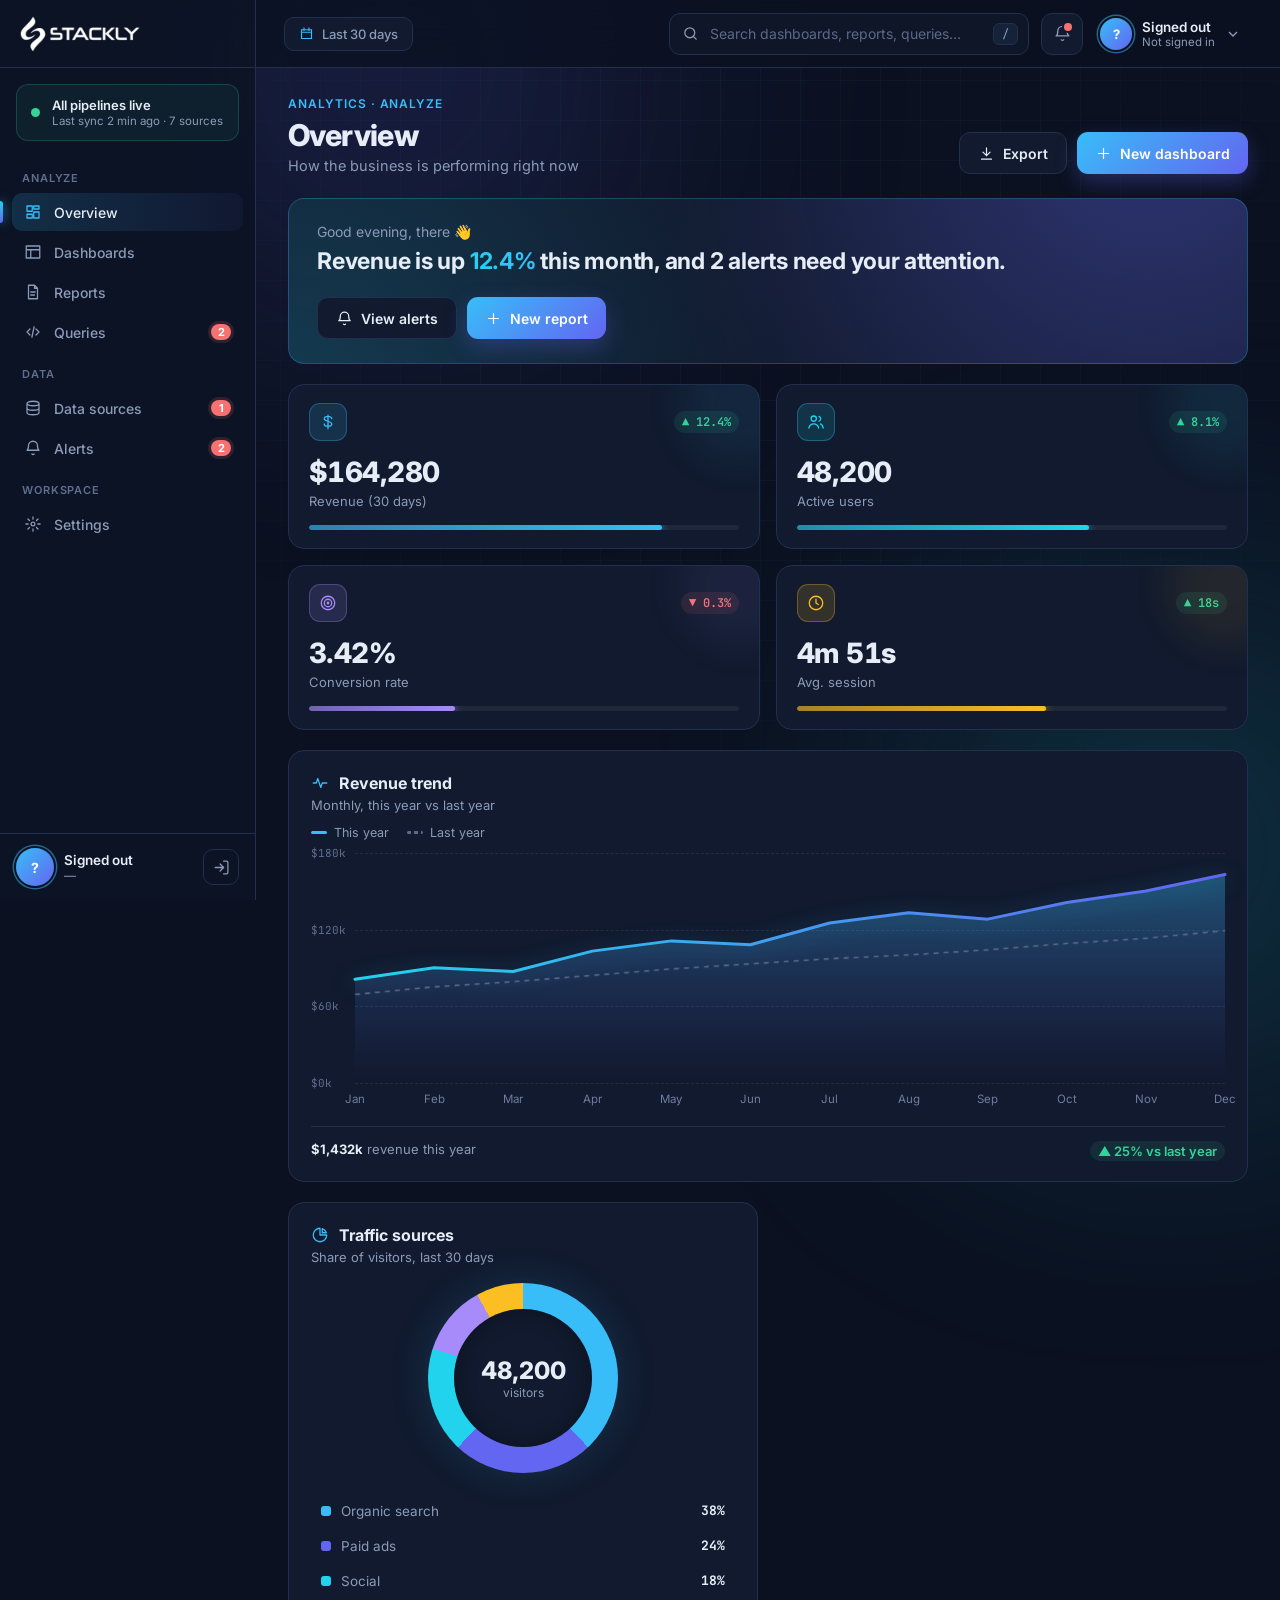
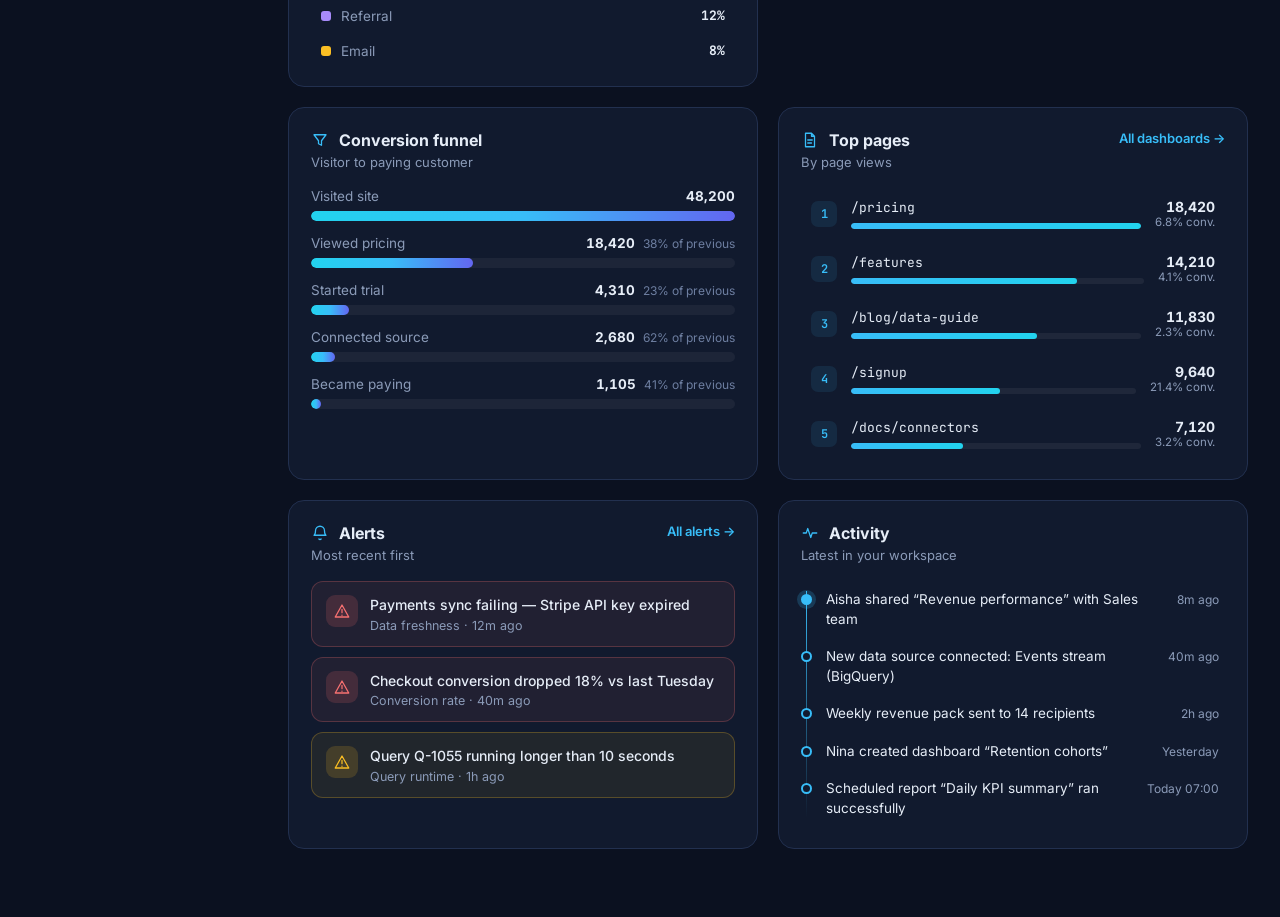
<file: html/dashboard.html>
<!DOCTYPE html>
<html lang="en">
<head>
  <meta charset="UTF-8">
  <meta name="viewport" content="width=device-width, initial-scale=1.0">
  <title>Overview – Data Analytics Platform</title>
  <link rel="preconnect" href="https://fonts.googleapis.com">
  <link rel="preconnect" href="https://fonts.gstatic.com" crossorigin>
  <link href="https://fonts.googleapis.com/css2?family=Inter:wght@400;500;600;700;800&family=JetBrains+Mono:wght@500;600&display=swap" rel="stylesheet">
  <link rel="stylesheet" href="../css/dashboard.css">
</head>
<body>

  <!-- Background -->
  <div class="bg-grid" aria-hidden="true"></div>
  <div class="bg-glow bg-glow--one" aria-hidden="true"></div>
  <div class="bg-glow bg-glow--two" aria-hidden="true"></div>

  <!-- ============ SIDEBAR (fixed on desktop, drawer on tablet/phone) ============ -->
  <div class="scrim" id="scrim"></div>
  <aside class="dock" id="sidebar" aria-label="Main menu">
    <div class="dock-head">
      <!-- Logo placeholder — replace src with your logo, e.g. images/logo.png -->
      <button class="brand" data-nav="dashboard" aria-label="Go to overview">
        <img class="brand-img" src="../assets/Logo.webp" alt="Company logo">
      </button>
      <button class="dock-close" id="dock-close" aria-label="Close menu">
        <svg viewBox="0 0 24 24"><path d="M6 6l12 12M18 6L6 18"/></svg>
      </button>
    </div>

    <div class="dock-status">
      <span class="live-dot"></span>
      <div>
        <span class="dock-status-title">All pipelines live</span>
        <span class="dock-status-sub">Last sync 2 min ago · 7 sources</span>
      </div>
    </div>

    <div class="dock-scroll" id="nav-drawer"></div>

    <div class="dock-foot">
      <div class="dock-user">
        <span class="avatar" id="sidebar-user-avatar">–</span>
        <div class="dock-user-info">
          <span class="dock-user-name" id="sidebar-user-name">Signed out</span>
          <span class="dock-user-email" id="sidebar-user-email">—</span>
        </div>
      </div>
      <button class="dock-signout" id="logout-btn" aria-label="Sign out" title="Sign out">
        <svg viewBox="0 0 24 24"><path d="M15 3h4a2 2 0 0 1 2 2v14a2 2 0 0 1-2 2h-4"/><path d="M10 17l5-5-5-5M15 12H3"/></svg>
      </button>
    </div>
  </aside>

  <!-- ============ TOP BAR ============ -->
  <header class="head" id="topbar">
    <div class="head-left">
      <button class="burger" id="hamburger-btn" aria-label="Open menu" aria-expanded="false" aria-controls="sidebar">
        <span></span><span></span><span></span>
      </button>
      <button class="brand brand--head" data-nav="dashboard" aria-label="Go to overview">
        <img class="brand-img" src="../assets/Logo.webp " alt="Company logo">
      </button>
      <span class="range-badge"><svg viewBox="0 0 24 24"><path d="M4 6h16v14H4zM4 10h16M8 3v4M16 3v4"/></svg>Last 30 days</span>
    </div>

    <div class="head-right">
      <form class="finder" id="topbar-search" autocomplete="off" role="search">
        <button type="submit" class="finder-go" aria-label="Search">
          <svg viewBox="0 0 24 24"><circle cx="11" cy="11" r="7"/><path d="M20 20l-4.2-4.2"/></svg>
        </button>
        <input id="topbar-search-input" placeholder="Search dashboards, reports, queries…">
        <kbd class="finder-key">/</kbd>
      </form>

      <button class="icon-btn" id="notif-btn" aria-label="Alerts">
        <svg viewBox="0 0 24 24"><path d="M18 9a6 6 0 1 0-12 0c0 5-2 6-2 6h16s-2-1-2-6"/><path d="M10.5 20a2 2 0 0 0 3 0"/></svg>
        <span class="icon-dot"></span>
      </button>

      <div class="whoami" id="topbar-user">
        <button class="whoami-btn" id="topbar-user-btn" aria-haspopup="true" aria-expanded="false">
          <span class="avatar sm" id="topbar-user-avatar">–</span>
          <span class="whoami-text">
            <span class="whoami-name" id="topbar-user-name">Signed out</span>
            <span class="whoami-role" id="topbar-user-role">Analyst</span>
          </span>
          <svg class="whoami-caret" viewBox="0 0 24 24"><path d="M6 9l6 6 6-6"/></svg>
        </button>
        <div class="whoami-menu" id="topbar-user-menu">
          <div class="whoami-menu-head">
            <span>Signed in as</span>
            <span class="whoami-menu-email" id="topbar-user-email">—</span>
          </div>
          <button class="whoami-item" data-nav="settings">
            <svg viewBox="0 0 24 24"><circle cx="12" cy="12" r="3"/><path d="M12 2.5v3M12 18.5v3M2.5 12h3M18.5 12h3M5.3 5.3l2.1 2.1M16.6 16.6l2.1 2.1M18.7 5.3l-2.1 2.1M7.4 16.6l-2.1 2.1"/></svg>
            Settings
          </button>
          <button class="whoami-item danger" id="topbar-logout-btn">
            <svg viewBox="0 0 24 24"><path d="M15 3h4a2 2 0 0 1 2 2v14a2 2 0 0 1-2 2h-4"/><path d="M10 17l5-5-5-5M15 12H3"/></svg>
            Sign out
          </button>
        </div>
      </div>
    </div>
  </header>

  <!-- ============ PAGE ============ -->
  <main class="page">
    <div class="page-head">
      <div>
        <p class="page-kicker" id="page-kicker">Analytics</p>
        <h1 id="page-title-text">Overview</h1>
        <p class="page-sub" id="page-sub-text"></p>
      </div>
      <div class="page-actions" id="page-actions"></div>
    </div>
    <div class="content" id="content-area"></div>
  </main>

  <div class="chart-tip" id="chart-tip" role="status"></div>

  <script>
  if ('scrollRestoration' in history) history.scrollRestoration = 'manual';
  window.scrollTo(0, 0);

  /* =========================================================
     ICONS
     ========================================================= */
  const ICONS = {
    grid:     'M4 4h7v7H4zM13 4h7v4h-7zM13 12h7v8h-7zM4 15h7v5H4z',
    layout:   'M3 4h18v16H3zM3 9h18M9 9v11',
    doc:      'M6 3h8l4 4v14H6zM14 3v4h4M9 12h6M9 16h5',
    code:     'M8 8l-4 4 4 4M16 8l4 4-4 4M13.5 5l-3 14',
    db:       'M12 3c4.4 0 8 1.3 8 3s-3.6 3-8 3-8-1.3-8-3 3.6-3 8-3zM4 6v6c0 1.7 3.6 3 8 3s8-1.3 8-3V6M4 12v6c0 1.7 3.6 3 8 3s8-1.3 8-3v-6',
    bell:     'M18 9a6 6 0 1 0-12 0c0 5-2 6-2 6h16s-2-1-2-6M10.5 20a2 2 0 0 0 3 0',
    gear:     'M12 9.5a2.5 2.5 0 1 0 0 5 2.5 2.5 0 0 0 0-5M12 2.5v3M12 18.5v3M2.5 12h3M18.5 12h3M5.3 5.3l2.1 2.1M16.6 16.6l2.1 2.1M18.7 5.3l-2.1 2.1M7.4 16.6l-2.1 2.1',
    dollar:   'M12 3v18M17 7.5c0-1.9-2.2-3-5-3s-5 1.1-5 3 2.2 2.7 5 3.5 5 1.6 5 3.5-2.2 3-5 3-5-1.1-5-3',
    users:    'M9 11a3.5 3.5 0 1 0 0-7 3.5 3.5 0 0 0 0 7M2.5 20c.8-3.5 3.5-5.5 6.5-5.5s5.7 2 6.5 5.5M16 4.5a3.5 3.5 0 0 1 0 6.5M18 14.5c2 .7 3.2 2.6 3.5 5.5',
    target:   'M12 3a9 9 0 1 0 0 18 9 9 0 0 0 0-18M12 7a5 5 0 1 0 0 10 5 5 0 0 0 0-10M12 11a1 1 0 1 0 0 2 1 1 0 0 0 0-2',
    clock:    'M12 3a9 9 0 1 0 0 18 9 9 0 0 0 0-18M12 7v5l3 2',
    alert:    'M12 4l9 16H3zM12 10v4.2M12 17.4v.4',
    pulse:    'M3 12h4l2-6 4 12 2-6h6',
    plus:     'M12 5v14M5 12h14',
    download: 'M12 4v11M7 10l5 5 5-5M5 20h14',
    star:     'M12 3l2.7 5.6 6.1.9-4.4 4.3 1 6.1L12 17l-5.4 2.9 1-6.1L3.2 9.5l6.1-.9z',
    pie:      'M12 3v9h9A9 9 0 1 1 12 3zM15 3.5A9 9 0 0 1 20.5 9H15z',
    link:     'M10 14a4 4 0 0 0 5.7 0l3-3a4 4 0 0 0-5.7-5.7l-1 1M14 10a4 4 0 0 0-5.7 0l-3 3a4 4 0 0 0 5.7 5.7l1-1',
    refresh:  'M20 11a8 8 0 0 0-14.9-3M4 5v4h4M4 13a8 8 0 0 0 14.9 3M20 19v-4h-4',
    play:     'M7 4l13 8-13 8z',
    filter:   'M4 5h16l-6 8v6l-4-2v-4z'
  };
  function ico(name, cls) {
    return `<svg class="${cls || 'ico'}" viewBox="0 0 24 24" fill="none" stroke="currentColor" stroke-width="1.7" stroke-linecap="round" stroke-linejoin="round"><path d="${ICONS[name] || ICONS.grid}"/></svg>`;
  }

  /* =========================================================
     DEMO DATA — a product analytics workspace
     ========================================================= */
  const months = ['Jan','Feb','Mar','Apr','May','Jun','Jul','Aug','Sep','Oct','Nov','Dec'];
  const revenue  = [82, 91, 88, 104, 112, 109, 126, 134, 129, 142, 151, 164];   // $k this year
  const lastYear = [70, 76, 80, 85, 90, 94, 98, 101, 105, 110, 114, 120];        // $k last year

  const traffic = [
    { name: 'Organic search', v: 38, color: '#38bdf8' },
    { name: 'Paid ads',       v: 24, color: '#6366f1' },
    { name: 'Social',         v: 18, color: '#22d3ee' },
    { name: 'Referral',       v: 12, color: '#a78bfa' },
    { name: 'Email',          v: 8,  color: '#fbbf24' }
  ];

  const topPages = [
    { path: '/pricing',          views: 18420, conv: 6.8 },
    { path: '/features',         views: 14210, conv: 4.1 },
    { path: '/blog/data-guide',  views: 11830, conv: 2.3 },
    { path: '/signup',           views: 9640,  conv: 21.4 },
    { path: '/docs/connectors',  views: 7120,  conv: 3.2 }
  ];

  const funnel = [
    { step: 'Visited site',     n: 48200 },
    { step: 'Viewed pricing',   n: 18420 },
    { step: 'Started trial',    n: 4310 },
    { step: 'Connected source', n: 2680 },
    { step: 'Became paying',    n: 1105 }
  ];

  const categoryColor = { Sales: '#38bdf8', Marketing: '#a78bfa', Product: '#22d3ee', Finance: '#fbbf24' };
  const dashboards = [
    { name: 'Revenue performance',   category: 'Sales',     owner: 'Aisha Rahman',  updated: '5m ago',    views: 1284, starred: true,  spark: [4,6,5,8,7,9,11,10,13] },
    { name: 'Campaign attribution',  category: 'Marketing', owner: 'Leo Martins',   updated: '1h ago',    views: 842,  starred: true,  spark: [6,5,7,6,8,7,9,8,10] },
    { name: 'Product engagement',    category: 'Product',   owner: 'Nina Kowalski', updated: '20m ago',   views: 967,  starred: false, spark: [3,4,6,5,7,9,8,10,12] },
    { name: 'Monthly P&L',           category: 'Finance',   owner: 'Samuel Osei',   updated: 'Yesterday', views: 412,  starred: false, spark: [8,7,8,9,8,10,9,11,11] },
    { name: 'Sales pipeline',        category: 'Sales',     owner: 'Priya Menon',   updated: '2h ago',    views: 731,  starred: false, spark: [5,7,6,9,8,7,10,12,11] },
    { name: 'Retention cohorts',     category: 'Product',   owner: 'Nina Kowalski', updated: '3h ago',    views: 588,  starred: true,  spark: [9,8,8,7,8,7,7,6,7] },
    { name: 'SEO & content',         category: 'Marketing', owner: 'Omar Haddad',   updated: 'Mon',       views: 356,  starred: false, spark: [2,3,3,4,5,6,6,8,9] },
    { name: 'Cash flow forecast',    category: 'Finance',   owner: 'Samuel Osei',   updated: 'Fri',       views: 294,  starred: false, spark: [6,6,7,6,8,8,9,9,10] }
  ];

  const sources = [
    { name: 'Production DB',     type: 'PostgreSQL',       status: 'Connected', rows: '48.2M', sync: '2m ago',  freq: 'Every 15 min' },
    { name: 'Data warehouse',    type: 'Snowflake',        status: 'Connected', rows: '312M',  sync: '10m ago', freq: 'Hourly' },
    { name: 'Web analytics',     type: 'Google Analytics', status: 'Syncing',   rows: '9.4M',  sync: 'Now',     freq: 'Every 30 min' },
    { name: 'CRM',               type: 'Salesforce',       status: 'Connected', rows: '1.2M',  sync: '25m ago', freq: 'Hourly' },
    { name: 'Payments',          type: 'Stripe',           status: 'Error',     rows: '860K',  sync: '6h ago',  freq: 'Hourly' },
    { name: 'Events stream',     type: 'BigQuery',         status: 'Connected', rows: '1.8B',  sync: '1m ago',  freq: 'Real-time' },
    { name: 'Budget sheet',      type: 'CSV upload',       status: 'Paused',    rows: '4.2K',  sync: '3d ago',  freq: 'Manual' }
  ];
  const sourceStatus = { Connected: 'good', Syncing: 'info', Error: 'bad', Paused: 'muted' };

  const queries = [
    { id: 'Q-1042', name: 'Monthly recurring revenue by plan',  source: 'Snowflake',        owner: 'Aisha Rahman',  runtime: '1.8s', last: '5m ago',  status: 'Success' },
    { id: 'Q-1047', name: 'Weekly active users by country',     source: 'BigQuery',         owner: 'Nina Kowalski', runtime: '4.2s', last: '20m ago', status: 'Success' },
    { id: 'Q-1051', name: 'Refunds over $500 last 7 days',      source: 'Stripe',           owner: 'Samuel Osei',   runtime: '—',    last: '6h ago',  status: 'Failed' },
    { id: 'Q-1055', name: 'Campaign spend vs signups',          source: 'Google Analytics', owner: 'Leo Martins',   runtime: '12.6s',last: 'Now',     status: 'Running' },
    { id: 'Q-1058', name: 'Churned accounts with open tickets', source: 'PostgreSQL',       owner: 'Priya Menon',   runtime: '0.9s', last: '1h ago',  status: 'Success' },
    { id: 'Q-1063', name: 'Deals closed by sales rep',          source: 'Salesforce',       owner: 'Priya Menon',   runtime: '2.4s', last: '2h ago',  status: 'Success' },
    { id: 'Q-1066', name: 'Feature adoption after release',     source: 'BigQuery',         owner: 'Nina Kowalski', runtime: '6.1s', last: 'Yesterday', status: 'Success' },
    { id: 'Q-1070', name: 'Budget vs actual by department',     source: 'CSV upload',       owner: 'Samuel Osei',   runtime: '—',    last: '3d ago',  status: 'Failed' }
  ];
  const queryStatus = { Success: 'good', Failed: 'bad', Running: 'info' };

  const reports = [
    { title: 'Daily KPI summary',             owner: 'Analytics team', cadence: 'Daily',   last: 'Today 07:00', status: 'Ready' },
    { title: 'Weekly revenue pack',           owner: 'Aisha Rahman',   cadence: 'Weekly',  last: 'Mon 09:00',   status: 'Ready' },
    { title: 'Marketing attribution review',  owner: 'Leo Martins',    cadence: 'Weekly',  last: 'Fri 16:30',   status: 'In review' },
    { title: 'Monthly board metrics',         owner: 'Finance',        cadence: 'Monthly', last: '1 Sep',       status: 'Ready' },
    { title: 'Product usage deep-dive',       owner: 'Nina Kowalski',  cadence: 'Monthly', last: 'Draft',       status: 'Draft' },
    { title: 'Q3 churn investigation',        owner: 'Priya Menon',    cadence: 'One-off', last: 'Yesterday',   status: 'In review' }
  ];
  const reportStatusColor = { 'Ready': '#34d399', 'In review': '#fbbf24', 'Draft': '#8b9bb8' };

  const alerts = [
    { text: 'Payments sync failing — Stripe API key expired',      metric: 'Data freshness', level: 'critical', owner: 'Samuel Osei',  time: '12m ago' },
    { text: 'Checkout conversion dropped 18% vs last Tuesday',     metric: 'Conversion rate', level: 'critical', owner: 'Leo Martins',  time: '40m ago' },
    { text: 'Query Q-1055 running longer than 10 seconds',         metric: 'Query runtime',  level: 'warning',  owner: 'Leo Martins',  time: '1h ago' },
    { text: 'Mobile bounce rate above 55% for 3 days',             metric: 'Bounce rate',    level: 'warning',  owner: 'Nina Kowalski', time: '3h ago' },
    { text: 'Signups beat weekly target by 12%',                   metric: 'Signups',        level: 'info',     owner: 'Aisha Rahman', time: 'Yesterday' }
  ];

  const activity = [
    { text: 'Aisha shared “Revenue performance” with Sales team', time: '8m ago' },
    { text: 'New data source connected: Events stream (BigQuery)', time: '40m ago' },
    { text: 'Weekly revenue pack sent to 14 recipients',          time: '2h ago' },
    { text: 'Nina created dashboard “Retention cohorts”',         time: 'Yesterday' },
    { text: 'Scheduled report “Daily KPI summary” ran successfully', time: 'Today 07:00' }
  ];

  /* =========================================================
     NAVIGATION
     ========================================================= */
  const navGroups = {
    analyze:   [ { label: 'Overview',     id: 'dashboard',  icon: 'grid' },
                 { label: 'Dashboards',   id: 'dashboards', icon: 'layout' },
                 { label: 'Reports',      id: 'reports',    icon: 'doc' },
                 { label: 'Queries',      id: 'queries',    icon: 'code', badge: () => queries.filter(q => q.status === 'Failed').length } ],
    data:      [ { label: 'Data sources', id: 'sources',    icon: 'db',   badge: () => sources.filter(s => s.status === 'Error').length },
                 { label: 'Alerts',       id: 'alerts',     icon: 'bell', badge: () => alerts.filter(a => a.level === 'critical').length } ],
    workspace: [ { label: 'Settings',     id: 'settings',   icon: 'gear' } ]
  };
  const groupLabels = { analyze: 'Analyze', data: 'Data', workspace: 'Workspace' };

  const pageMap = {
    dashboard:  { title: 'Overview',     sub: 'How the business is performing right now' },
    dashboards: { title: 'Dashboards',   sub: 'Every dashboard in your workspace' },
    reports:    { title: 'Reports',      sub: 'Scheduled and one-off reports' },
    queries:    { title: 'Queries',      sub: 'Saved SQL queries and their last run' },
    sources:    { title: 'Data sources', sub: 'Connections, sync status and volume' },
    alerts:     { title: 'Alerts',       sub: 'Metric thresholds and pipeline issues' },
    settings:   { title: 'Settings',     sub: 'Your profile and preferences' }
  };
  const pageActions = {
    dashboard:  `<button class="btn btn-ghost" onclick="go404()">${ico('download')}Export</button><button class="btn btn-solid" onclick="go404()">${ico('plus')}New dashboard</button>`,
    dashboards: `<button class="btn btn-solid" onclick="go404()">${ico('plus')}New dashboard</button>`,
    reports:    `<button class="btn btn-solid" onclick="go404()">${ico('plus')}Schedule report</button>`,
    queries:    `<button class="btn btn-solid" onclick="go404()">${ico('plus')}New query</button>`,
    sources:    `<button class="btn btn-solid" onclick="go404()">${ico('link')}Connect source</button>`,
    alerts:     `<button class="btn btn-solid" onclick="go404()">${ico('plus')}New alert</button>`
  };

  /* =========================================================
     SIGNED-IN USER (from login page → localStorage "user")
     Checks the usual key names in localStorage then
     sessionStorage; accepts a JSON object or a bare email.
     ========================================================= */
  const EMAIL_RE = /^[A-Za-z0-9._%+-]+@[A-Za-z0-9.-]+\.[A-Za-z]{2,}$/;
  const USER_KEYS = ['user', 'currentUser', 'loggedInUser', 'authUser', 'userData', 'profile', 'account', 'session', 'userEmail', 'email'];
  let foundUserKey = null;

  function asEmail(v) { return typeof v === 'string' && EMAIL_RE.test(v.trim()) ? v.trim() : null; }
  function findEmailIn(obj, depth) {
    if (!obj || depth > 4) return null;
    if (typeof obj === 'string') {
      const e = asEmail(obj); if (e) return { email: e };
      try { return findEmailIn(JSON.parse(obj), depth + 1); } catch (err) { return null; }
    }
    if (typeof obj !== 'object') return null;
    for (const k in obj) { const e = asEmail(obj[k]); if (e) return Object.assign({}, obj, { email: e }); }
    for (const k in obj) { const hit = findEmailIn(obj[k], depth + 1); if (hit) return Object.assign({}, obj, hit); }
    return null;
  }
  function getCurrentUser() {
    const stores = [];
    try { stores.push(localStorage); } catch (e) {}
    try { stores.push(sessionStorage); } catch (e) {}
    for (const s of stores) { try { if (s.getItem('isAuthenticated') === 'false') return null; } catch (e) {} }
    for (const s of stores) {
      for (const key of USER_KEYS) {
        let hit = null;
        try { hit = findEmailIn(s.getItem(key), 0); } catch (e) {}
        if (hit) { foundUserKey = key; return hit; }
      }
    }
    return null;
  }

  const currentUser = getCurrentUser();
  const currentEmail = currentUser ? currentUser.email : '';
  const storedName = currentUser && typeof currentUser.name === 'string' ? currentUser.name : '';
  const currentUsername = storedName || (currentEmail ? currentEmail.split('@')[0] : '');
  const currentInitial = ((currentUsername || currentEmail || '?').charAt(0) || '?').toUpperCase();
  const currentRole = currentUser ? (currentUser.role === 'admin' ? 'Administrator' : 'Analyst') : 'Not signed in';

  function paintUserChrome() {
    const name = currentUsername || 'Signed out';
    const email = currentEmail || '—';
    document.querySelectorAll('#sidebar-user-avatar, #topbar-user-avatar').forEach(el => el.textContent = currentInitial);
    const sName = document.getElementById('sidebar-user-name');
    sName.textContent = name; sName.title = name;
    const sEmail = document.getElementById('sidebar-user-email');
    sEmail.textContent = email; sEmail.title = email;
    document.getElementById('topbar-user-name').textContent = name;
    document.getElementById('topbar-user-email').textContent = email;
    document.getElementById('topbar-user-role').textContent = currentRole;
  }

  function logout() {
    const keys = ['user', 'isAuthenticated', 'activeNav', 'settings'].concat(USER_KEYS);
    if (foundUserKey && keys.indexOf(foundUserKey) === -1) keys.push(foundUserKey);
    keys.forEach(k => {
      try { localStorage.removeItem(k); } catch (e) {}
      try { sessionStorage.removeItem(k); } catch (e) {}
    });
    window.location.href = 'login.html';
  }

  /* =========================================================
     STATE
     ========================================================= */
  function readStore(k) { try { return localStorage.getItem(k); } catch (e) { return null; } }
  function writeStore(k, v) { try { localStorage.setItem(k, v); } catch (e) {} }
  function loadSettings() {
    const d = { anomalyAlerts: true, weeklyDigest: false, compactRows: false, language: 'English', currency: 'USD ($)' };
    try { const raw = readStore('settings'); if (raw) return Object.assign(d, JSON.parse(raw)); } catch (e) {}
    return d;
  }
  function saveSettings() { writeStore('settings', JSON.stringify(state.settings)); }

  const saved = readStore('activeNav');
  let state = {
    activeNav: saved && pageMap[saved] ? saved : 'dashboard',
    dashCategory: 'All',
    sourceStatus: 'All',
    querySearch: '',
    settings: loadSettings()
  };

  function go404() { window.location.href = '404.html'; }
  function fmt(n) { return n.toLocaleString(); }

  /* =========================================================
     SHARED PIECES
     ========================================================= */
  function kpiRow(items) {
    return `<section class="kpis">${items.map((k, i) => `
      <article class="kpi anim" style="--c:${k.color || '#38bdf8'};--i:${i}" onclick="go404()">
        <div class="kpi-top">
          <span class="kpi-ico">${ico(k.icon || 'pulse')}</span>
          ${k.trend ? `<span class="kpi-trend ${k.trend.good === false ? 'trend-bad' : 'trend-good'}">${k.trend.dir === 'up' ? '▲' : '▼'} ${k.trend.text}</span>` : ''}
        </div>
        <span class="kpi-value" data-count>${k.value}</span>
        <span class="kpi-label">${k.label}</span>
        ${k.bar !== undefined ? `<span class="kpi-track"><span class="kpi-fill" data-w="${k.bar}"></span></span>` : ''}
        ${k.note ? `<span class="kpi-note">${k.note}</span>` : ''}
      </article>`).join('')}</section>`;
  }
  let cardIndex = 0;
  function card(o, body) {
    return `<section class="card anim ${o.cls || ''}" style="--i:${cardIndex++ + 2}">
      <header class="card-head">
        <div><h2>${ico(o.icon || 'grid', 'head-ico')}${o.title}</h2>${o.sub ? `<p>${o.sub}</p>` : ''}</div>
        ${o.aside || ''}
      </header>
      ${body}
    </section>`;
  }
  function chips(list, current, cls) {
    return `<div class="chip-row">${list.map(c => `<button class="chip ${cls} ${current === c ? 'chip-on' : ''}" data-filter="${c}">${c}</button>`).join('')}</div>`;
  }
  function sparkline(data, color) {
    const max = Math.max(...data), min = Math.min(...data), w = 120, h = 36;
    const pts = data.map((v, i) => `${(i / (data.length - 1) * w).toFixed(1)},${(h - 4 - (v - min) / (max - min || 1) * (h - 8)).toFixed(1)}`).join(' ');
    return `<svg class="spark" viewBox="0 0 ${w} ${h}" preserveAspectRatio="none">
      <polyline points="0,${h} ${pts} ${w},${h}" fill="${color}" opacity=".12" stroke="none"/>
      <polyline points="${pts}" fill="none" stroke="${color}" stroke-width="2" stroke-linecap="round" stroke-linejoin="round" vector-effect="non-scaling-stroke"/>
    </svg>`;
  }

  /* After each render: fill bars, count up numbers */
  function afterRender() {
    requestAnimationFrame(() => {
      document.querySelectorAll('[data-w]').forEach(el => el.style.width = el.dataset.w + '%');
    });
    if (window.matchMedia('(prefers-reduced-motion: reduce)').matches) return;
    document.querySelectorAll('[data-count]').forEach(el => {
      const raw = el.textContent.trim();
      const m = raw.match(/^([^\d]*)([\d,]+\.?\d*)(.*)$/);
      if (!m) return;
      const prefix = m[1], numStr = m[2].replace(/,/g, ''), suffix = m[3];
      const target = parseFloat(numStr);
      const decimals = numStr.includes('.') ? numStr.split('.')[1].length : 0;
      const start = performance.now(), dur = 1100;
      function tick(now) {
        const p = Math.min(1, (now - start) / dur);
        const eased = 1 - Math.pow(1 - p, 3);
        const val = target * eased;
        el.textContent = prefix + (decimals ? val.toFixed(decimals) : Math.round(val).toLocaleString()) + suffix;
        if (p < 1) requestAnimationFrame(tick); else el.textContent = raw;
      }
      requestAnimationFrame(tick);
    });
  }

  /* =========================================================
     OVERVIEW
     ========================================================= */
  function greeting() {
    const h = new Date().getHours();
    return h < 12 ? 'Good morning' : h < 18 ? 'Good afternoon' : 'Good evening';
  }

  function revenueChart() {
    const W = 600, H = 220, top = 180;
    const x = i => (i / (months.length - 1)) * W;
    const y = v => H - (v / top) * H;
    const line = arr => arr.map((v, i) => `${x(i).toFixed(1)},${y(v).toFixed(1)}`).join(' ');
    const area = `0,${H} ${line(revenue)} ${W},${H}`;
    const grid = [0, 60, 120, 180].map(v => `<span class="rc-grid" style="bottom:${v / top * 100}%"><em>$${v}k</em></span>`).join('');
    const pos = i => (i / (months.length - 1) * 100).toFixed(2);
    const cols = months.map((m, i) => `<div class="rc-col" style="left:${pos(i)}%" tabindex="0" data-tip="${m} · $${revenue[i]}k this year · $${lastYear[i]}k last year"><span class="rc-dot" style="bottom:${revenue[i] / top * 100}%"></span></div>`).join('');
    const total = revenue.reduce((a, b) => a + b, 0), prev = lastYear.reduce((a, b) => a + b, 0);
    return `<div class="rc-legend">
        <span><i style="background:var(--primary)"></i>This year</span>
        <span><i class="dashed"></i>Last year</span>
      </div>
      <div class="rc" role="img" aria-label="Monthly revenue this year versus last year">
        <div class="rc-plot">
          ${grid}
          <svg class="rc-svg" viewBox="0 0 ${W} ${H}" preserveAspectRatio="none">
            <defs>
              <linearGradient id="rcFill" x1="0" y1="0" x2="0" y2="1">
                <stop offset="0" stop-color="#38bdf8" stop-opacity=".35"/>
                <stop offset="1" stop-color="#6366f1" stop-opacity="0"/>
              </linearGradient>
              <linearGradient id="rcStroke" x1="0" y1="0" x2="1" y2="0">
                <stop offset="0" stop-color="#22d3ee"/><stop offset="1" stop-color="#6366f1"/>
              </linearGradient>
            </defs>
            <polygon class="rc-area" points="${area}" fill="url(#rcFill)"/>
            <polyline class="rc-prev" points="${line(lastYear)}"/>
            <polyline class="rc-line" points="${line(revenue)}"/>
          </svg>
          <div class="rc-cols">${cols}</div>
        </div>
        <div class="rc-x">${months.map((m, i) => `<span style="left:${pos(i)}%">${m}</span>`).join('')}</div>
      </div>
      <div class="rc-foot">
        <span><b>$${fmt(total)}k</b> revenue this year</span>
        <span class="trend-good">▲ ${Math.round((total - prev) / prev * 100)}% vs last year</span>
      </div>`;
  }

  function trafficDonut() {
    let acc = 0;
    const stops = traffic.map(t => { const s = `${t.color} ${acc}% ${acc + t.v}%`; acc += t.v; return s; }).join(', ');
    return `<div class="donut-wrap">
        <div class="donut" style="--stops:${stops}" role="img" aria-label="Traffic by source">
          <div class="donut-hole"><b data-count>48,200</b><span>visitors</span></div>
        </div>
        <ul class="donut-legend">${traffic.map(t => `
          <li data-tip="${t.name}: ${t.v}% of visitors" tabindex="0"><i style="background:${t.color}"></i><span>${t.name}</span><b>${t.v}%</b></li>`).join('')}
        </ul>
      </div>`;
  }

  function funnelChart() {
    const first = funnel[0].n;
    return `<ul class="funnel">${funnel.map((f, i) => {
      const pct = f.n / first * 100;
      const stepConv = i ? Math.round(f.n / funnel[i - 1].n * 100) : 100;
      return `<li class="row-anim" style="--r:${i}">
        <div class="funnel-top"><span>${f.step}</span><span><b>${fmt(f.n)}</b>${i ? `<em>${stepConv}% of previous</em>` : ''}</span></div>
        <span class="funnel-track"><span class="funnel-fill" data-w="${pct.toFixed(1)}"></span></span>
      </li>`;
    }).join('')}</ul>`;
  }

  function renderDashboard() {
    const name = currentUsername || 'there';
    const critical = alerts.filter(a => a.level === 'critical').length;
    const hello = `<section class="hello anim" style="--i:0">
        <div>
          <p class="hello-kicker">${greeting()}, ${name} 👋</p>
          <h2 class="hello-title">Revenue is up <span class="grad-text">12.4%</span> this month${critical ? `, and ${critical} alerts need your attention.` : '.'}</h2>
        </div>
        <div class="hello-actions">
          <button class="btn btn-ghost" data-nav="alerts">${ico('bell')}View alerts</button>
          <button class="btn btn-solid" onclick="go404()">${ico('plus')}New report</button>
        </div>
      </section>`;

    const kpis = kpiRow([
      { label: 'Revenue (30 days)',   value: '$164,280', icon: 'dollar', trend: { dir: 'up', text: '12.4%' }, bar: 82 },
      { label: 'Active users',        value: '48,200',   icon: 'users',  trend: { dir: 'up', text: '8.1%' },  bar: 68, color: '#22d3ee' },
      { label: 'Conversion rate',     value: '3.42%',    icon: 'target', trend: { dir: 'down', text: '0.3%', good: false }, bar: 34, color: '#a78bfa' },
      { label: 'Avg. session',        value: '4m 51s',   icon: 'clock',  trend: { dir: 'up', text: '18s' },   bar: 58, color: '#fbbf24' }
    ]);

    const pages = topPages.map((p, i) => `
      <li class="tp-row row-anim" style="--r:${i}" onclick="go404()">
        <span class="tp-rank">${i + 1}</span>
        <span class="tp-main">
          <span class="tp-path">${p.path}</span>
          <span class="mini-track"><span class="mini-fill good" data-w="${(p.views / topPages[0].views * 100).toFixed(1)}"></span></span>
        </span>
        <span class="tp-num"><b>${fmt(p.views)}</b><em>${p.conv}% conv.</em></span>
      </li>`).join('');

    const alertList = alerts.slice(0, 3).map((a, i) => `
      <li class="esc esc-${a.level} row-anim" style="--r:${i}" onclick="go404()">
        <span class="esc-ico">${ico('alert')}</span>
        <span class="esc-main"><span class="esc-text">${a.text}</span><span class="esc-sub">${a.metric} · ${a.time}</span></span>
      </li>`).join('');

    const feed = activity.map((a, i) => `
      <li class="feed-row row-anim" style="--r:${i}" onclick="go404()"><span class="feed-dot"></span><span class="feed-text">${a.text}</span><span class="feed-time">${a.time}</span></li>`).join('');

    return `${hello}${kpis}
      <div class="grid grid-a">
        ${card({ title: 'Revenue trend', sub: 'Monthly, this year vs last year', icon: 'pulse', cls: 'span-2' }, revenueChart())}
        ${card({ title: 'Traffic sources', sub: 'Share of visitors, last 30 days', icon: 'pie' }, trafficDonut())}
      </div>
      <div class="grid grid-b">
        ${card({ title: 'Conversion funnel', sub: 'Visitor to paying customer', icon: 'filter' }, funnelChart())}
        ${card({ title: 'Top pages', sub: 'By page views', icon: 'doc', aside: `<button class="link-btn" data-nav="dashboards">All dashboards →</button>` }, `<ul class="tp-list">${pages}</ul>`)}
      </div>
      <div class="grid grid-c">
        ${card({ title: 'Alerts', sub: 'Most recent first', icon: 'bell', aside: `<button class="link-btn" data-nav="alerts">All alerts →</button>` }, `<ul class="esc-list">${alertList}</ul>`)}
        ${card({ title: 'Activity', sub: 'Latest in your workspace', icon: 'pulse' }, `<ul class="feed">${feed}</ul>`)}
      </div>`;
  }

  /* =========================================================
     DASHBOARDS
     ========================================================= */
  function renderDashboards() {
    const cats = ['All'].concat(Object.keys(categoryColor));
    const list = state.dashCategory === 'All' ? dashboards : dashboards.filter(d => d.category === state.dashCategory);
    const kpis = kpiRow([
      { label: 'Dashboards',        value: String(dashboards.length), icon: 'layout' },
      { label: 'Views this week',   value: fmt(dashboards.reduce((a, d) => a + d.views, 0)), icon: 'users', color: '#22d3ee' },
      { label: 'Starred',           value: String(dashboards.filter(d => d.starred).length), icon: 'star', color: '#fbbf24' },
      { label: 'Shared with teams', value: '14', icon: 'link', color: '#a78bfa', note: 'across 5 teams' }
    ]);
    const cards = list.map((d, i) => {
      const c = categoryColor[d.category];
      return `<article class="dash row-anim" style="--r:${i}" onclick="go404()">
        <header>
          <span class="tag" style="--c:${c}">${d.category}</span>
          <span class="star ${d.starred ? 'on' : ''}" aria-label="${d.starred ? 'Starred' : 'Not starred'}">${ico('star')}</span>
        </header>
        <h3 class="dash-name">${d.name}</h3>
        ${sparkline(d.spark, c)}
        <footer><span>${d.owner}</span><span>${fmt(d.views)} views · ${d.updated}</span></footer>
      </article>`;
    }).join('');
    return `${kpis}${card({ title: 'All dashboards', sub: `${list.length} shown`, icon: 'layout', aside: chips(cats, state.dashCategory, 'dash-filter') },
      `<div class="dash-grid">${cards || '<p class="empty">No dashboards in that category.</p>'}</div>`)}`;
  }

  /* =========================================================
     REPORTS
     ========================================================= */
  function renderReports() {
    const kpis = kpiRow([
      { label: 'Reports',        value: String(reports.length), icon: 'doc' },
      { label: 'Ready to send',  value: String(reports.filter(r => r.status === 'Ready').length), icon: 'download', color: '#34d399' },
      { label: 'In review',      value: String(reports.filter(r => r.status === 'In review').length), icon: 'star', color: '#fbbf24' },
      { label: 'Scheduled runs', value: '24', icon: 'clock', note: 'each week', color: '#a78bfa' }
    ]);
    const rows = reports.map((r, i) => `
      <article class="report row-anim" style="--r:${i}" onclick="go404()">
        <span class="report-ico">${ico('doc')}</span>
        <span class="report-main"><span class="report-title">${r.title}</span><span class="report-sub">${r.owner} · ${r.cadence} · last run ${r.last}</span></span>
        <span class="badge" style="--c:${reportStatusColor[r.status]}">${r.status}</span>
        <button class="chip" onclick="event.stopPropagation();go404()">Open</button>
      </article>`).join('');
    return `${kpis}${card({ title: 'Report library', sub: 'Scheduled and one-off reports', icon: 'doc' }, `<div class="report-list">${rows}</div>`)}`;
  }

  /* =========================================================
     QUERIES — every word typed must match somewhere in the row
     ========================================================= */
  function queryMatches(q, terms) {
    if (!terms.length) return true;
    const hay = [q.id, q.name, q.source, q.owner, q.status, q.last].join(' ').toLowerCase();
    return terms.every(w => hay.includes(w));
  }
  function renderQueries() {
    const terms = state.querySearch.toLowerCase().split(/\s+/).filter(Boolean);
    const list = queries.filter(q => queryMatches(q, terms));
    const kpis = kpiRow([
      { label: 'Saved queries',    value: String(queries.length), icon: 'code' },
      { label: 'Runs today',       value: '1,284', icon: 'play', color: '#22d3ee' },
      { label: 'Avg. runtime',     value: '3.1s', icon: 'clock', color: '#a78bfa' },
      { label: 'Failed',           value: String(queries.filter(q => q.status === 'Failed').length), icon: 'alert', color: '#f87171', note: 'need a fix' }
    ]);
    const rows = list.map((q, i) => `
      <tr class="row-anim" style="--r:${i}" onclick="go404()">
        <td class="mono" data-label="ID">${q.id}</td>
        <td class="stack" data-label="Query"><span class="t-name">${q.name}</span><span class="t-sub">${q.owner}</span></td>
        <td data-label="Source">${q.source}</td>
        <td class="mono" data-label="Runtime">${q.runtime}</td>
        <td data-label="Last run">${q.last}</td>
        <td data-label="Status"><span class="state state-${queryStatus[q.status]}">${q.status}</span></td>
      </tr>`).join('');
    return `${kpis}${card({ title: 'Saved queries', sub: terms.length ? `Showing ${list.length} of ${queries.length}` : 'Most recently run first', icon: 'code', cls: 'card-table',
        aside: `<label class="finder finder-inline">
          <svg viewBox="0 0 24 24"><circle cx="11" cy="11" r="7"/><path d="M20 20l-4.2-4.2"/></svg>
          <input id="query-search-input" placeholder="Name, source, owner, status…" value="${state.querySearch.replace(/"/g, '&quot;')}">
        </label>` },
      `<div class="table-wrap"><table class="table">
        <thead><tr><th>ID</th><th>Query</th><th>Source</th><th>Runtime</th><th>Last run</th><th>Status</th></tr></thead>
        <tbody>${rows || '<tr><td colspan="6" class="empty">Nothing matches that search.</td></tr>'}</tbody>
      </table></div>`)}`;
  }

  /* =========================================================
     DATA SOURCES
     ========================================================= */
  function renderSources() {
    const filters = ['All', 'Connected', 'Syncing', 'Error', 'Paused'];
    const list = state.sourceStatus === 'All' ? sources : sources.filter(s => s.status === state.sourceStatus);
    const kpis = kpiRow([
      { label: 'Connected sources', value: `${sources.filter(s => s.status === 'Connected').length}/${sources.length}`, icon: 'db' },
      { label: 'Rows ingested today', value: '12.8M', icon: 'download', color: '#22d3ee' },
      { label: 'Data freshness',    value: '98.6%', icon: 'refresh', color: '#34d399', bar: 98.6 },
      { label: 'Sync errors',       value: String(sources.filter(s => s.status === 'Error').length), icon: 'alert', color: '#f87171', note: 'Stripe key expired' }
    ]);
    const rows = list.map((s, i) => `
      <tr class="row-anim" style="--r:${i}" onclick="go404()">
        <td class="stack" data-label="Source"><span class="t-name">${s.name}</span><span class="t-sub">${s.type}</span></td>
        <td data-label="Status"><span class="state state-${sourceStatus[s.status]}">${s.status}</span></td>
        <td class="mono" data-label="Rows">${s.rows}</td>
        <td data-label="Last sync">${s.sync}</td>
        <td data-label="Frequency">${s.freq}</td>
        <td data-label=""><button class="chip" onclick="event.stopPropagation();go404()">${ico('refresh', 'chip-ico')}Sync</button></td>
      </tr>`).join('');
    return `${kpis}${card({ title: 'Connections', sub: 'Warehouses, apps and uploads', icon: 'db', cls: 'card-table', aside: chips(filters, state.sourceStatus, 'source-filter') },
      `<div class="table-wrap"><table class="table">
        <thead><tr><th>Source</th><th>Status</th><th>Rows</th><th>Last sync</th><th>Frequency</th><th></th></tr></thead>
        <tbody>${rows || '<tr><td colspan="6" class="empty">No sources with that status.</td></tr>'}</tbody>
      </table></div>`)}`;
  }

  /* =========================================================
     ALERTS
     ========================================================= */
  function renderAlerts() {
    const kpis = kpiRow([
      { label: 'Open alerts',    value: String(alerts.length), icon: 'bell' },
      { label: 'Critical',       value: String(alerts.filter(a => a.level === 'critical').length), icon: 'alert', color: '#f87171' },
      { label: 'Warnings',       value: String(alerts.filter(a => a.level === 'warning').length), icon: 'alert', color: '#fbbf24' },
      { label: 'Alert rules',    value: '32', icon: 'target', color: '#a78bfa', note: '6 paused' }
    ]);
    const rows = alerts.map((a, i) => `
      <li class="esc esc-${a.level} row-anim" style="--r:${i}" onclick="go404()">
        <span class="esc-ico">${ico('alert')}</span>
        <span class="esc-main"><span class="esc-text">${a.text}</span><span class="esc-sub">${a.metric} · ${a.owner} · ${a.time}</span></span>
        <span class="esc-level">${a.level}</span>
      </li>`).join('');
    return `${kpis}${card({ title: 'All alerts', sub: 'Critical first, then warnings and info', icon: 'bell' }, `<ul class="esc-list">${rows}</ul>`)}`;
  }

  /* =========================================================
     SETTINGS
     ========================================================= */
  function switchHtml(id, value) {
    return `<span class="switch ${value ? 'on' : ''}" data-toggle="${id}" role="switch" aria-checked="${value}" tabindex="0"><span class="switch-knob"></span></span>`;
  }
  function selectHtml(id, options, value) {
    return `<select class="pref-select" id="${id}">${options.map(o => `<option ${value === o ? 'selected' : ''}>${o}</option>`).join('')}</select>`;
  }
  function renderSettings() {
    const s = state.settings;
    const displayName = currentUsername || 'Signed out';
    const displayEmail = currentEmail || 'No account signed in';
    return `<div class="grid grid-settings">
      ${card({ title: 'Account', sub: 'The profile signed in on this device', icon: 'users' },
        `<div class="account">
          <span class="avatar lg">${currentInitial}</span>
          <div>
            <span class="account-name">${displayName}</span>
            <span class="account-email">${displayEmail}</span>
            <span class="account-role">${currentRole}</span>
          </div>
        </div>
        <button class="chip" onclick="go404()">Edit profile</button>`)}

      ${card({ title: 'Preferences', sub: 'Alerts and how your workspace reads', icon: 'gear' },
        `<div class="pref"><div><span class="pref-title">Anomaly alerts</span><span class="pref-desc">Notify me when a metric moves unusually</span></div>${switchHtml('anomalyAlerts', s.anomalyAlerts)}</div>
        <div class="pref"><div><span class="pref-title">Weekly digest email</span><span class="pref-desc">A summary of key metrics every Monday</span></div>${switchHtml('weeklyDigest', s.weeklyDigest)}</div>
        <div class="pref"><div><span class="pref-title">Compact tables</span><span class="pref-desc">Tighter spacing in query and source tables</span></div>${switchHtml('compactRows', s.compactRows)}</div>
        <div class="pref"><div><span class="pref-title">Currency</span><span class="pref-desc">Used for revenue metrics</span></div>${selectHtml('currency-select', ['USD ($)', 'EUR (€)', 'GBP (£)', 'INR (₹)'], s.currency)}</div>
        <div class="pref pref-last"><div><span class="pref-title">Language</span><span class="pref-desc">Interface display language</span></div>${selectHtml('lang-select', ['English', 'French', 'Spanish', 'Hindi', 'Telugu'], s.language)}</div>`)}

      ${card({ title: 'Session', sub: 'Sign out of this account on this device', icon: 'clock' },
        `<div class="session"><p>Signed in as <strong>${displayEmail}</strong>. Signing out clears the session and returns you to the sign-in screen.</p>
        <button class="chip chip-danger" id="settings-logout-btn">Sign out</button></div>`)}

      ${card({ title: 'Account actions', sub: 'These cannot be undone', icon: 'alert' },
        `<div class="danger-row"><button class="chip chip-danger" onclick="go404()">Reset password</button><button class="chip chip-danger" onclick="go404()">Delete workspace</button></div>`)}
    </div>`;
  }

  const pageRenderers = {
    dashboard: renderDashboard, dashboards: renderDashboards, reports: renderReports, queries: renderQueries,
    sources: renderSources, alerts: renderAlerts, settings: renderSettings
  };

  /* =========================================================
     SHELL
     ========================================================= */
  function renderNav() {
    document.getElementById('nav-drawer').innerHTML = Object.keys(navGroups).map(g => `
      <p class="dock-label">${groupLabels[g]}</p>
      <nav class="dock-nav">${navGroups[g].map(i => {
        const n = i.badge ? i.badge() : 0;
        return `<button class="dock-item ${state.activeNav === i.id ? 'on' : ''}" data-nav="${i.id}">${ico(i.icon, 'dock-ico')}<span class="dock-text">${i.label}</span>${n ? `<span class="nav-badge">${n}</span>` : ''}</button>`;
      }).join('')}</nav>`).join('');
  }

  function renderPage(animate) {
    const page = pageMap[state.activeNav];
    const group = Object.keys(navGroups).find(g => navGroups[g].some(i => i.id === state.activeNav));
    document.getElementById('page-title-text').textContent = page.title;
    document.getElementById('page-sub-text').textContent = page.sub;
    document.getElementById('page-kicker').textContent = 'Analytics · ' + (groupLabels[group] || '');
    document.getElementById('page-actions').innerHTML = pageActions[state.activeNav] || '';
    document.title = page.title + ' – Data Analytics Platform';
    cardIndex = 0;
    const content = document.getElementById('content-area');
    content.innerHTML = pageRenderers[state.activeNav]();
    content.classList.toggle('no-anim', animate === false);
    document.body.classList.toggle('compact', !!state.settings.compactRows);
    renderNav();
    const sBtn = document.getElementById('settings-logout-btn');
    if (sBtn) sBtn.addEventListener('click', logout);
    if (animate !== false) {
      window.scrollTo({ top: 0, left: 0, behavior: 'instant' });
      const head = document.querySelector('.page-head');
      head.classList.remove('anim'); void head.offsetWidth; head.classList.add('anim');
      afterRender();
    } else {
      document.querySelectorAll('[data-w]').forEach(el => el.style.width = el.dataset.w + '%');
    }
  }

  function navigateTo(id) {
    if (!pageMap[id]) return;
    state.activeNav = id;
    writeStore('activeNav', id);
    closeDrawer();
    closeWhoami();
    renderPage();
  }

  /* ---- sidebar: fixed on desktop, drawer at 1100px and below ---- */
  const MENU_BREAK = 1100;
  const sidebar = document.getElementById('sidebar');
  const scrim = document.getElementById('scrim');
  const burger = document.getElementById('hamburger-btn');

  function openDrawer() {
    sidebar.classList.add('open');
    scrim.classList.add('show');
    burger.classList.add('is-open');
    burger.setAttribute('aria-expanded', 'true');
    burger.setAttribute('aria-label', 'Close menu');
    document.body.classList.add('nav-open');
  }
  function closeDrawer() {
    if (!sidebar.classList.contains('open')) return;
    sidebar.classList.remove('open');
    scrim.classList.remove('show');
    burger.classList.remove('is-open');
    burger.setAttribute('aria-expanded', 'false');
    burger.setAttribute('aria-label', 'Open menu');
    document.body.classList.remove('nav-open');
  }
  function syncDock() {
    const fixed = window.innerWidth > MENU_BREAK;
    if (fixed) closeDrawer();
    sidebar.setAttribute('aria-hidden', fixed || sidebar.classList.contains('open') ? 'false' : 'true');
  }
  burger.addEventListener('click', () => sidebar.classList.contains('open') ? closeDrawer() : openDrawer());
  document.getElementById('dock-close').addEventListener('click', closeDrawer);
  scrim.addEventListener('click', closeDrawer);
  window.addEventListener('resize', syncDock);
  syncDock();

  /* ---- user menu ---- */
  const whoami = document.getElementById('topbar-user');
  const whoamiBtn = document.getElementById('topbar-user-btn');
  function closeWhoami() { whoami.classList.remove('open'); whoamiBtn.setAttribute('aria-expanded', 'false'); }
  whoamiBtn.addEventListener('click', e => {
    e.stopPropagation();
    const open = whoami.classList.toggle('open');
    whoamiBtn.setAttribute('aria-expanded', String(open));
  });
  document.addEventListener('click', e => { if (!whoami.contains(e.target)) closeWhoami(); });

  document.getElementById('notif-btn').addEventListener('click', () => navigateTo('alerts'));
  document.getElementById('logout-btn').addEventListener('click', logout);
  document.getElementById('topbar-logout-btn').addEventListener('click', logout);

  /* ---- top bar search: on phones the magnifier opens the field first ---- */
  const finder = document.getElementById('topbar-search');
  const finderInput = document.getElementById('topbar-search-input');
  function openFinder() { finder.classList.add('expanded'); finderInput.focus(); }
  finder.addEventListener('submit', e => {
    e.preventDefault();
    if (window.innerWidth <= 720 && !finder.classList.contains('expanded')) { openFinder(); return; }
    if (!finderInput.value.trim()) { finderInput.focus(); return; }
    go404();
  });
  finderInput.addEventListener('blur', () => { if (!finderInput.value.trim()) finder.classList.remove('expanded'); });

  document.addEventListener('keydown', e => {
    if (e.key === 'Escape') { closeDrawer(); closeWhoami(); finderInput.blur(); }
    const typing = e.target && /INPUT|TEXTAREA|SELECT/.test(e.target.tagName);
    if (e.key === '/' && !typing) { e.preventDefault(); openFinder(); }
  });

  /* ---- chart tooltip ---- */
  const tip = document.getElementById('chart-tip');
  function showTip(el) {
    tip.textContent = el.getAttribute('data-tip');
    tip.classList.add('show');
    const r = el.getBoundingClientRect();
    const w = tip.offsetWidth;
    let x = r.left + r.width / 2 - w / 2;
    x = Math.max(8, Math.min(x, window.innerWidth - w - 8));
    tip.style.left = x + 'px';
    tip.style.top = Math.max(8, r.top - tip.offsetHeight - 10) + 'px';
  }
  function hideTip() { tip.classList.remove('show'); }
  document.addEventListener('mouseover', e => { const t = e.target.closest('[data-tip]'); if (t) showTip(t); });
  document.addEventListener('mouseout', e => { if (e.target.closest('[data-tip]')) hideTip(); });
  document.addEventListener('focusin', e => { const t = e.target.closest && e.target.closest('[data-tip]'); if (t) showTip(t); });
  document.addEventListener('focusout', hideTip);
  window.addEventListener('scroll', hideTip, { passive: true });

  /* ---- delegated clicks ---- */
  document.addEventListener('click', e => {
    const navBtn = e.target.closest('[data-nav]');
    if (navBtn) { navigateTo(navBtn.getAttribute('data-nav')); return; }
    const df = e.target.closest('.dash-filter');
    if (df) { state.dashCategory = df.dataset.filter; renderPage(false); return; }
    const sf = e.target.closest('.source-filter');
    if (sf) { state.sourceStatus = sf.dataset.filter; renderPage(false); return; }
    const toggle = e.target.closest('[data-toggle]');
    if (toggle) { flipSwitch(toggle); return; }
  });
  document.addEventListener('keydown', e => {
    const toggle = e.target.closest && e.target.closest('[data-toggle]');
    if (toggle && (e.key === ' ' || e.key === 'Enter')) { e.preventDefault(); flipSwitch(toggle); }
  });
  function flipSwitch(toggle) {
    const key = toggle.dataset.toggle;
    state.settings[key] = !state.settings[key];
    saveSettings();
    toggle.classList.toggle('on', state.settings[key]);
    toggle.setAttribute('aria-checked', String(state.settings[key]));
    if (key === 'compactRows') document.body.classList.toggle('compact', state.settings[key]);
  }

  document.addEventListener('input', e => {
    if (e.target && e.target.id === 'query-search-input') {
      state.querySearch = e.target.value;
      const caret = e.target.selectionStart;
      renderPage(false);
      const input = document.getElementById('query-search-input');
      if (input) { input.focus(); input.setSelectionRange(caret, caret); }
    }
  });
  document.addEventListener('change', e => {
    if (!e.target) return;
    if (e.target.id === 'lang-select')     { state.settings.language = e.target.value; saveSettings(); }
    if (e.target.id === 'currency-select') { state.settings.currency = e.target.value; saveSettings(); }
  });

  /* ---- boot ---- */
  paintUserChrome();
  renderPage();
  </script>
</body>
</html>
</file>
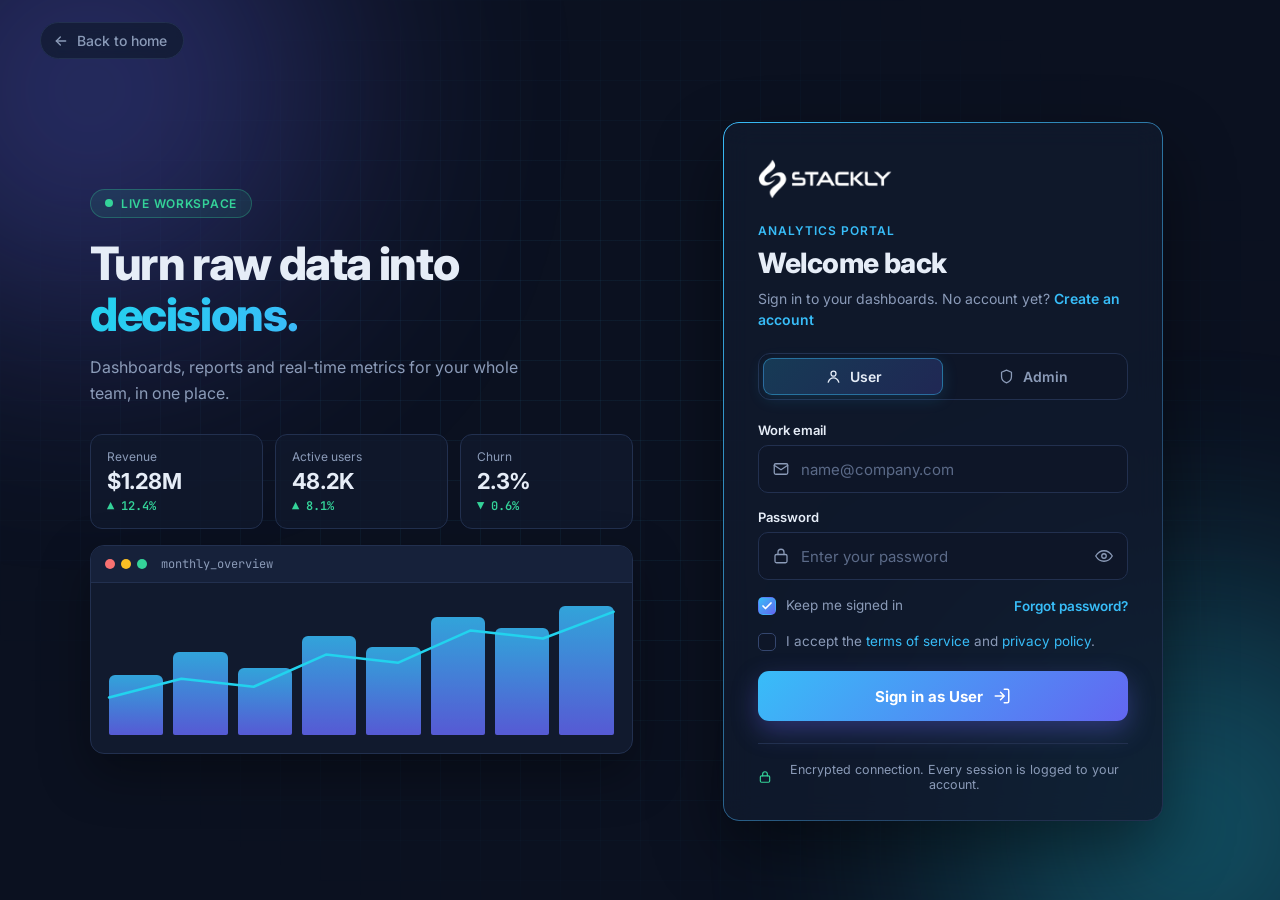
<file: html/login.html>
<!DOCTYPE html>
<html lang="en">
<head>
  <meta charset="UTF-8">
  <meta name="viewport" content="width=device-width, initial-scale=1.0">
  <title>Sign In – Data Analytics Platform</title>
  <link rel="preconnect" href="https://fonts.googleapis.com">
  <link rel="preconnect" href="https://fonts.gstatic.com" crossorigin>
  <link href="https://fonts.googleapis.com/css2?family=Inter:wght@400;500;600;700;800&family=JetBrains+Mono:wght@500;600&display=swap" rel="stylesheet">
  <link rel="stylesheet" href="../css/login.css">
</head>
<body>

  <!-- ========== Background ========== -->
  <div class="bg-grid" aria-hidden="true"></div>
  <div class="bg-glow bg-glow--one" aria-hidden="true"></div>
  <div class="bg-glow bg-glow--two" aria-hidden="true"></div>
  <div class="particles" aria-hidden="true">
    <span style="--x: 6%;  --d: 15s; --delay: 0s; --s: 5px"></span>
    <span style="--x: 20%; --d: 19s; --delay: 4s; --s: 3px"></span>
    <span style="--x: 34%; --d: 13s; --delay: 7s; --s: 4px"></span>
    <span style="--x: 50%; --d: 21s; --delay: 2s; --s: 3px"></span>
    <span style="--x: 64%; --d: 16s; --delay: 9s; --s: 5px"></span>
    <span style="--x: 78%; --d: 18s; --delay: 5s; --s: 4px"></span>
    <span style="--x: 92%; --d: 14s; --delay: 1s; --s: 3px"></span>
  </div>

  <!-- ========== Top bar ========== -->
  <header class="topbar">
    <a href="index.html" class="back-home">
      <svg viewBox="0 0 24 24" aria-hidden="true"><path d="M19 12H5"/><path d="M11 18l-6-6 6-6"/></svg>
      <span>Back to home</span>
    </a>
  </header>

  <main class="login-layout">

    <!-- ========== Left: analytics showcase (desktop / tablet) ========== -->
    <section class="showcase" aria-hidden="true">
      <p class="showcase__tag"><span class="live-dot"></span> Live workspace</p>
      <h2 class="showcase__title">Turn raw data into <span class="grad-text">decisions.</span></h2>
      <p class="showcase__text">Dashboards, reports and real-time metrics for your whole team, in one place.</p>

      <div class="kpis">
        <div class="kpi">
          <span class="kpi__label">Revenue</span>
          <span class="kpi__value">$1.28M</span>
          <span class="kpi__trend kpi__trend--up">▲ 12.4%</span>
        </div>
        <div class="kpi">
          <span class="kpi__label">Active users</span>
          <span class="kpi__value">48.2K</span>
          <span class="kpi__trend kpi__trend--up">▲ 8.1%</span>
        </div>
        <div class="kpi">
          <span class="kpi__label">Churn</span>
          <span class="kpi__value">2.3%</span>
          <span class="kpi__trend kpi__trend--down">▼ 0.6%</span>
        </div>
      </div>

      <div class="panel">
        <div class="panel__head">
          <span class="dot dot--red"></span><span class="dot dot--yellow"></span><span class="dot dot--green"></span>
          <span class="panel__label">monthly_overview</span>
        </div>
        <div class="panel__body">
          <div class="bars">
            <span style="--h: 45%"></span><span style="--h: 62%"></span><span style="--h: 50%"></span>
            <span style="--h: 74%"></span><span style="--h: 66%"></span><span style="--h: 88%"></span>
            <span style="--h: 80%"></span><span style="--h: 96%"></span>
          </div>
          <svg class="line" viewBox="0 0 300 100" preserveAspectRatio="none">
            <polyline points="0,72 43,58 86,64 129,40 172,46 215,22 258,28 300,8"/>
          </svg>
          <div class="scanline"></div>
        </div>
      </div>
    </section>

    <!-- ========== Right: sign-in card ========== -->
    <section class="card-wrap">
      <div class="card">

        <!-- Logo placeholder — replace src with your logo, e.g. images/logo.png -->
        <a href="index.html" class="logo" aria-label="Go to homepage">
          <img src="../assets/Logo.webp" alt="Company logo">
        </a>

        <p class="kicker">Analytics portal</p>
        <h1 class="card__title">Welcome back</h1>
        <p class="card__sub">Sign in to your dashboards. No account yet? <a href="signup.html">Create an account</a></p>

        <!-- Role toggle -->
        <div class="role-toggle" id="roleToggle" role="tablist" aria-label="Sign in as">
          <span class="role-ind" id="roleInd"></span>
          <button type="button" class="role-btn active" data-role="user" role="tab" aria-selected="true">
            <svg viewBox="0 0 24 24" aria-hidden="true"><circle cx="12" cy="8" r="3.5"/><path d="M4.5 20c1.5-4 5-6 7.5-6s6 2 7.5 6"/></svg>
            User
          </button>
          <button type="button" class="role-btn" data-role="admin" role="tab" aria-selected="false">
            <svg viewBox="0 0 24 24" aria-hidden="true"><path d="M12 3l7 3v6c0 4.5-3 7.5-7 9-4-1.5-7-4.5-7-9V6l7-3z"/></svg>
            Admin
          </button>
        </div>

        <form class="form" id="loginForm" novalidate>

          <div class="field" id="emailField">
            <label for="email">Work email</label>
            <div class="input-wrap">
              <svg class="input-icon" viewBox="0 0 24 24" aria-hidden="true"><rect x="3" y="5" width="18" height="14" rx="2"/><path d="M3 7l9 6 9-6"/></svg>
              <input type="email" id="email" placeholder="name@company.com" autocomplete="email" required>
            </div>
            <span class="field-error">Enter a valid work email address.</span>
          </div>

          <div class="field" id="passwordField">
            <label for="password">Password</label>
            <div class="input-wrap">
              <svg class="input-icon" viewBox="0 0 24 24" aria-hidden="true"><rect x="4" y="10" width="16" height="11" rx="2"/><path d="M8 10V7a4 4 0 0 1 8 0v3"/></svg>
              <input type="password" id="password" placeholder="Enter your password" autocomplete="current-password" required>
              <button type="button" class="pw-toggle" id="pwToggle" aria-label="Show password">
                <svg class="eye" viewBox="0 0 24 24"><path d="M1 12s4-7 11-7 11 7 11 7-4 7-11 7-11-7-11-7z"/><circle cx="12" cy="12" r="3"/></svg>
                <svg class="eye-off" viewBox="0 0 24 24"><path d="M17.94 17.94A10.94 10.94 0 0 1 12 19c-7 0-11-7-11-7a21.6 21.6 0 0 1 5.06-6.06M9.9 4.24A10.94 10.94 0 0 1 12 4c7 0 11 7 11 7a21.6 21.6 0 0 1-2.66 3.79"/><path d="M14.12 14.12a3 3 0 1 1-4.24-4.24"/><path d="M1 1l22 22"/></svg>
              </button>
            </div>
            <span class="field-error">Enter your password.</span>
          </div>

          <div class="row">
            <label class="check">
              <input type="checkbox" id="remember" checked>
              <span class="check__box"><svg viewBox="0 0 24 24"><polyline points="20 6 9 17 4 12"/></svg></span>
              <span>Keep me signed in</span>
            </label>
            <a href="404.html" class="link">Forgot password?</a>
          </div>

          <div class="field" id="acceptField">
            <label class="check">
              <input type="checkbox" id="accept">
              <span class="check__box"><svg viewBox="0 0 24 24"><polyline points="20 6 9 17 4 12"/></svg></span>
              <span>I accept the <a href="404.html">terms of service</a> and <a href="404.html">privacy policy</a>.</span>
            </label>
            <span class="field-error">Accept the terms before signing in.</span>
          </div>

          <button type="submit" class="btn-submit" id="submitBtn">
            <span class="btn-submit__fill"></span>
            <span class="btn-submit__label" id="submitLabel">Sign in as User</span>
            <svg class="btn-submit__icon" viewBox="0 0 24 24" aria-hidden="true"><path d="M15 3h4a2 2 0 0 1 2 2v14a2 2 0 0 1-2 2h-4"/><path d="M10 17l5-5-5-5M15 12H3"/></svg>
            <span class="spinner" aria-hidden="true"></span>
          </button>
        </form>

        <p class="card__foot">
          <svg viewBox="0 0 24 24" aria-hidden="true"><rect x="4" y="10" width="16" height="11" rx="2"/><path d="M8 10V7a4 4 0 0 1 8 0v3"/></svg>
          Encrypted connection. Every session is logged to your account.
        </p>
      </div>
    </section>
  </main>

  <script>
    (function () {
      /* ---------- Role toggle ---------- */
      var selectedRole = 'user';
      var toggle = document.getElementById('roleToggle');
      var ind = document.getElementById('roleInd');
      var buttons = toggle.querySelectorAll('.role-btn');
      var submitLabel = document.getElementById('submitLabel');

      function placeIndicator() {
        var active = toggle.querySelector('.role-btn.active');
        ind.style.width = active.offsetWidth + 'px';
        ind.style.transform = 'translateX(' + (active.offsetLeft - 4) + 'px)';
      }
      placeIndicator();
      window.addEventListener('resize', placeIndicator);

      buttons.forEach(function (btn) {
        btn.addEventListener('click', function () {
          if (btn.classList.contains('active')) return;
          buttons.forEach(function (b) { b.classList.remove('active'); b.setAttribute('aria-selected', 'false'); });
          btn.classList.add('active');
          btn.setAttribute('aria-selected', 'true');
          selectedRole = btn.dataset.role;
          window.selectedRole = selectedRole;
          placeIndicator();
          submitLabel.textContent = selectedRole === 'admin' ? 'Sign in as Admin' : 'Sign in as User';
          submitLabel.classList.remove('swap'); void submitLabel.offsetWidth; submitLabel.classList.add('swap');
        });
      });

      /* ---------- Show / hide password ---------- */
      var pwToggle = document.getElementById('pwToggle');
      var pwInput = document.getElementById('password');
      pwToggle.addEventListener('click', function () {
        var show = pwInput.type === 'password';
        pwInput.type = show ? 'text' : 'password';
        pwToggle.classList.toggle('is-showing', show);
        pwToggle.setAttribute('aria-label', show ? 'Hide password' : 'Show password');
      });

      /* ---------- Validation + submit ---------- */
      var form = document.getElementById('loginForm');
      var emailInput = document.getElementById('email');
      var acceptInput = document.getElementById('accept');
      var submitBtn = document.getElementById('submitBtn');

      function isValidEmail(v) {
        return /^[a-zA-Z0-9._%+-]+@[a-zA-Z0-9-]+(\.[a-zA-Z0-9-]+)*\.[a-zA-Z]{2,}$/.test(v.trim());
      }
      function flag(id, show) {
        var el = document.getElementById(id);
        el.classList.remove('has-error');
        if (show) { void el.offsetWidth; el.classList.add('has-error'); }
      }

      emailInput.addEventListener('input', function () { flag('emailField', false); });
      pwInput.addEventListener('input', function () { flag('passwordField', false); });
      acceptInput.addEventListener('change', function () { flag('acceptField', false); });

      form.addEventListener('submit', function (e) {
        e.preventDefault();
        var ok = true;
        if (!isValidEmail(emailInput.value)) { flag('emailField', true); ok = false; }
        if (!pwInput.value) { flag('passwordField', true); ok = false; }
        if (!acceptInput.checked) { flag('acceptField', true); ok = false; }
        if (!ok) return;

        submitBtn.classList.add('loading');
        submitBtn.disabled = true;
        submitLabel.textContent = 'Verifying credentials…';

        setTimeout(function () {
          // Demo-only session (no backend): lets dashboard pages read who signed in.
          try {
            localStorage.setItem('user', JSON.stringify({ email: emailInput.value.trim(), role: selectedRole }));
            localStorage.setItem('isAuthenticated', 'true');
          } catch (err) {}

          submitBtn.classList.add('success');
          submitLabel.textContent = 'Opening your dashboard…';
          setTimeout(function () {
            window.location.href = selectedRole === 'admin' ? 'admindashboard.html' : 'dashboard.html';
          }, 500);
        }, 1200);
      });
    })();
  </script>
</body>
</html>
</file>
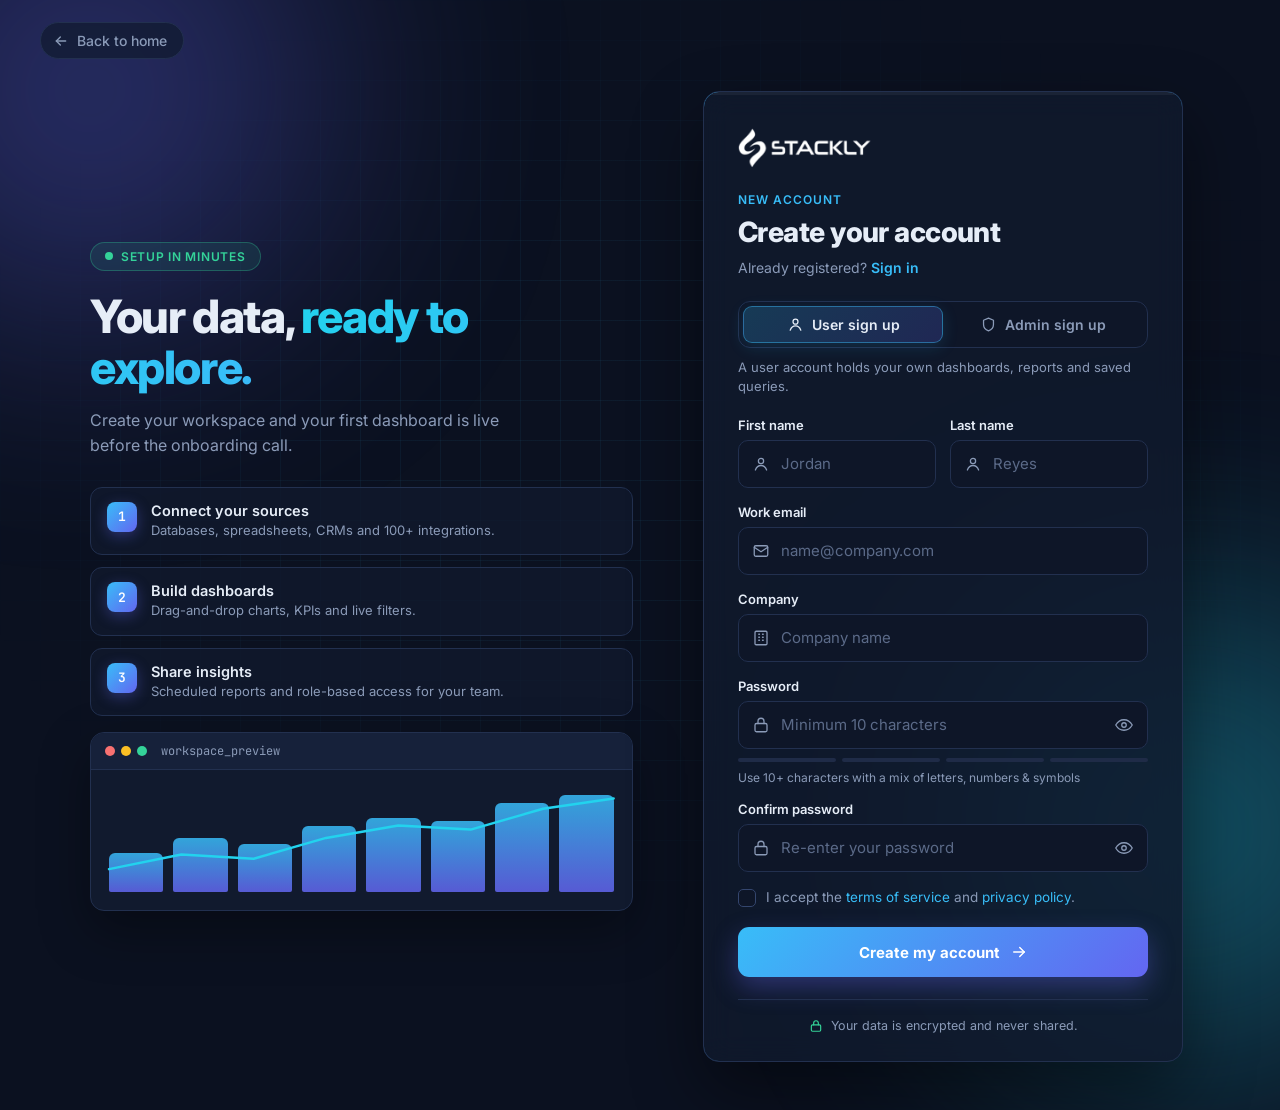
<file: html/signup.html>
<!DOCTYPE html>
<html lang="en">
<head>
  <meta charset="UTF-8">
  <meta name="viewport" content="width=device-width, initial-scale=1.0">
  <title>Create Account – Data Analytics Platform</title>
  <link rel="preconnect" href="https://fonts.googleapis.com">
  <link rel="preconnect" href="https://fonts.gstatic.com" crossorigin>
  <link href="https://fonts.googleapis.com/css2?family=Inter:wght@400;500;600;700;800&family=JetBrains+Mono:wght@500;600&display=swap" rel="stylesheet">
  <link rel="stylesheet" href="../css/signup.css">
</head>
<body>

  <!-- ========== Background ========== -->
  <div class="bg-grid" aria-hidden="true"></div>
  <div class="bg-glow bg-glow--one" aria-hidden="true"></div>
  <div class="bg-glow bg-glow--two" aria-hidden="true"></div>
  <div class="particles" aria-hidden="true">
    <span style="--x: 6%;  --d: 15s; --delay: 0s; --s: 5px"></span>
    <span style="--x: 20%; --d: 19s; --delay: 4s; --s: 3px"></span>
    <span style="--x: 34%; --d: 13s; --delay: 7s; --s: 4px"></span>
    <span style="--x: 50%; --d: 21s; --delay: 2s; --s: 3px"></span>
    <span style="--x: 64%; --d: 16s; --delay: 9s; --s: 5px"></span>
    <span style="--x: 78%; --d: 18s; --delay: 5s; --s: 4px"></span>
    <span style="--x: 92%; --d: 14s; --delay: 1s; --s: 3px"></span>
  </div>

  <!-- ========== Top bar ========== -->
  <header class="topbar">
    <a href="index.html" class="back-home">
      <svg viewBox="0 0 24 24" aria-hidden="true"><path d="M19 12H5"/><path d="M11 18l-6-6 6-6"/></svg>
      <span>Back to home</span>
    </a>
  </header>

  <main class="login-layout">

    <!-- ========== Left: showcase ========== -->
    <section class="showcase" aria-hidden="true">
      <p class="showcase__tag"><span class="live-dot"></span> Setup in minutes</p>
      <h2 class="showcase__title">Your data, <span class="grad-text">ready to explore.</span></h2>
      <p class="showcase__text">Create your workspace and your first dashboard is live before the onboarding call.</p>

      <ol class="steps">
        <li class="step">
          <span class="step__num">1</span>
          <div>
            <span class="step__title">Connect your sources</span>
            <span class="step__text">Databases, spreadsheets, CRMs and 100+ integrations.</span>
          </div>
        </li>
        <li class="step">
          <span class="step__num">2</span>
          <div>
            <span class="step__title">Build dashboards</span>
            <span class="step__text">Drag-and-drop charts, KPIs and live filters.</span>
          </div>
        </li>
        <li class="step">
          <span class="step__num">3</span>
          <div>
            <span class="step__title">Share insights</span>
            <span class="step__text">Scheduled reports and role-based access for your team.</span>
          </div>
        </li>
      </ol>

      <div class="panel">
        <div class="panel__head">
          <span class="dot dot--red"></span><span class="dot dot--yellow"></span><span class="dot dot--green"></span>
          <span class="panel__label">workspace_preview</span>
        </div>
        <div class="panel__body">
          <div class="bars">
            <span style="--h: 38%"></span><span style="--h: 52%"></span><span style="--h: 47%"></span>
            <span style="--h: 64%"></span><span style="--h: 72%"></span><span style="--h: 69%"></span>
            <span style="--h: 86%"></span><span style="--h: 94%"></span>
          </div>
          <svg class="line" viewBox="0 0 300 100" preserveAspectRatio="none">
            <polyline points="0,78 43,64 86,68 129,48 172,36 215,40 258,20 300,10"/>
          </svg>
          <div class="scanline"></div>
        </div>
      </div>
    </section>

    <!-- ========== Right: sign-up card ========== -->
    <section class="card-wrap">
      <div class="card">

        <!-- progress bar: fills as the form is completed -->
        <span class="card-progress" aria-hidden="true"><span class="card-progress__fill" id="progressFill"></span></span>

        <!-- Logo placeholder — replace src with your logo, e.g. images/logo.png -->
        <a href="index.html" class="logo" aria-label="Go to homepage">
          <img src="../assets/Logo.webp" alt="Company logo">
        </a>

        <p class="kicker">New account</p>
        <h1 class="card__title">Create your account</h1>
        <p class="card__sub">Already registered? <a href="login.html">Sign in</a></p>

        <!-- Role toggle -->
        <div class="role-toggle" id="roleToggle" role="tablist" aria-label="Account type">
          <span class="role-ind" id="roleInd"></span>
          <button type="button" class="role-btn active" data-role="user" role="tab" aria-selected="true">
            <svg viewBox="0 0 24 24" aria-hidden="true"><circle cx="12" cy="8" r="3.5"/><path d="M4.5 20c1.5-4 5-6 7.5-6s6 2 7.5 6"/></svg>
            User sign up
          </button>
          <button type="button" class="role-btn" data-role="admin" role="tab" aria-selected="false">
            <svg viewBox="0 0 24 24" aria-hidden="true"><path d="M12 3l7 3v6c0 4.5-3 7.5-7 9-4-1.5-7-4.5-7-9V6l7-3z"/></svg>
            Admin sign up
          </button>
        </div>
        <p class="role-note" id="roleNote">A user account holds your own dashboards, reports and saved queries.</p>

        <form class="form" id="signupForm" novalidate>

          <div class="form-row">
            <div class="field" id="f-first">
              <label for="firstName">First name</label>
              <div class="input-wrap">
                <svg class="input-icon" viewBox="0 0 24 24" aria-hidden="true"><circle cx="12" cy="8" r="3.5"/><path d="M4.5 20c1.5-4 5-6 7.5-6s6 2 7.5 6"/></svg>
                <input type="text" id="firstName" placeholder="Jordan" autocomplete="given-name">
              </div>
              <span class="field-error">Letters only, at least 2.</span>
            </div>
            <div class="field" id="f-last">
              <label for="lastName">Last name</label>
              <div class="input-wrap">
                <svg class="input-icon" viewBox="0 0 24 24" aria-hidden="true"><circle cx="12" cy="8" r="3.5"/><path d="M4.5 20c1.5-4 5-6 7.5-6s6 2 7.5 6"/></svg>
                <input type="text" id="lastName" placeholder="Reyes" autocomplete="family-name">
              </div>
              <span class="field-error">Letters only, at least 2.</span>
            </div>
          </div>

          <div class="field" id="f-email">
            <label for="email">Work email</label>
            <div class="input-wrap">
              <svg class="input-icon" viewBox="0 0 24 24" aria-hidden="true"><rect x="3" y="5" width="18" height="14" rx="2"/><path d="M3 7l9 6 9-6"/></svg>
              <input type="email" id="email" placeholder="name@company.com" autocomplete="email">
            </div>
            <span class="field-error">Enter a valid work email address.</span>
          </div>

          <div class="field" id="f-company">
            <label for="company">Company</label>
            <div class="input-wrap">
              <svg class="input-icon" viewBox="0 0 24 24" aria-hidden="true"><rect x="4" y="3" width="16" height="18" rx="1.5"/><path d="M9 7h1M14 7h1M9 11h1M14 11h1M9 15h1M14 15h1"/></svg>
              <input type="text" id="company" placeholder="Company name" autocomplete="organization">
            </div>
            <span class="field-error">Tell us where you work.</span>
          </div>

          <div class="field" id="f-password">
            <label for="password">Password</label>
            <div class="input-wrap">
              <svg class="input-icon" viewBox="0 0 24 24" aria-hidden="true"><rect x="4" y="10" width="16" height="11" rx="2"/><path d="M8 10V7a4 4 0 0 1 8 0v3"/></svg>
              <input type="password" id="password" placeholder="Minimum 10 characters" autocomplete="new-password">
              <button type="button" class="pw-toggle" data-target="password" aria-label="Show password">
                <svg class="eye" viewBox="0 0 24 24"><path d="M1 12s4-7 11-7 11 7 11 7-4 7-11 7-11-7-11-7z"/><circle cx="12" cy="12" r="3"/></svg>
                <svg class="eye-off" viewBox="0 0 24 24"><path d="M17.94 17.94A10.94 10.94 0 0 1 12 19c-7 0-11-7-11-7a21.6 21.6 0 0 1 5.06-6.06M9.9 4.24A10.94 10.94 0 0 1 12 4c7 0 11 7 11 7a21.6 21.6 0 0 1-2.66 3.79"/><path d="M14.12 14.12a3 3 0 1 1-4.24-4.24"/><path d="M1 1l22 22"/></svg>
              </button>
            </div>
            <div class="strength" id="strength" data-level="0">
              <span></span><span></span><span></span><span></span>
              <em id="strengthText">Use 10+ characters with a mix of letters, numbers & symbols</em>
            </div>
            <span class="field-error">Password must be at least 10 characters.</span>
          </div>

          <div class="field" id="f-confirm">
            <label for="confirm">Confirm password</label>
            <div class="input-wrap">
              <svg class="input-icon" viewBox="0 0 24 24" aria-hidden="true"><rect x="4" y="10" width="16" height="11" rx="2"/><path d="M8 10V7a4 4 0 0 1 8 0v3"/></svg>
              <input type="password" id="confirm" placeholder="Re-enter your password" autocomplete="new-password">
              <button type="button" class="pw-toggle" data-target="confirm" aria-label="Show password">
                <svg class="eye" viewBox="0 0 24 24"><path d="M1 12s4-7 11-7 11 7 11 7-4 7-11 7-11-7-11-7z"/><circle cx="12" cy="12" r="3"/></svg>
                <svg class="eye-off" viewBox="0 0 24 24"><path d="M17.94 17.94A10.94 10.94 0 0 1 12 19c-7 0-11-7-11-7a21.6 21.6 0 0 1 5.06-6.06M9.9 4.24A10.94 10.94 0 0 1 12 4c7 0 11 7 11 7a21.6 21.6 0 0 1-2.66 3.79"/><path d="M14.12 14.12a3 3 0 1 1-4.24-4.24"/><path d="M1 1l22 22"/></svg>
              </button>
            </div>
            <span class="field-error">Passwords do not match.</span>
          </div>

          <!-- Only shown for an admin account -->
          <div class="field admin-only" id="f-admin" hidden>
            <label for="adminCode">Admin authorisation code</label>
            <div class="input-wrap">
              <svg class="input-icon" viewBox="0 0 24 24" aria-hidden="true"><path d="M12 3l7 3v6c0 4.5-3 7.5-7 9-4-1.5-7-4.5-7-9V6l7-3z"/><path d="M9 12l2 2 4-4"/></svg>
              <input type="text" id="adminCode" placeholder="Issued by your account manager" autocomplete="off">
            </div>
            <span class="field-error">An authorisation code is required for an admin account.</span>
          </div>

          <div class="field" id="f-terms">
            <label class="check">
              <input type="checkbox" id="terms">
              <span class="check__box"><svg viewBox="0 0 24 24"><polyline points="20 6 9 17 4 12"/></svg></span>
              <span>I accept the <a href="404.html">terms of service</a> and <a href="404.html">privacy policy</a>.</span>
            </label>
            <span class="field-error">Accept the terms before creating your account.</span>
          </div>

          <button type="submit" class="btn-submit" id="submitBtn">
            <span class="btn-submit__fill"></span>
            <span class="btn-submit__label" id="submitLabel">Create my account</span>
            <svg class="btn-submit__icon" viewBox="0 0 24 24" aria-hidden="true"><path d="M5 12h14"/><path d="M13 6l6 6-6 6"/></svg>
            <span class="spinner" aria-hidden="true"></span>
          </button>
        </form>

        <p class="card__foot">
          <svg viewBox="0 0 24 24" aria-hidden="true"><rect x="4" y="10" width="16" height="11" rx="2"/><path d="M8 10V7a4 4 0 0 1 8 0v3"/></svg>
          Your data is encrypted and never shared.
        </p>
      </div>
    </section>
  </main>

  <script>
    (function () {
      var role = 'user';

      /* ---------- Role toggle ---------- */
      var toggle = document.getElementById('roleToggle');
      var ind = document.getElementById('roleInd');
      var buttons = toggle.querySelectorAll('.role-btn');
      var note = document.getElementById('roleNote');
      var submitLabel = document.getElementById('submitLabel');
      var adminField = document.getElementById('f-admin');
      var NOTES = {
        user:  'A user account holds your own dashboards, reports and saved queries.',
        admin: 'An admin account manages users, permissions, data sources and every workspace in the organisation.'
      };

      function placeIndicator() {
        var active = toggle.querySelector('.role-btn.active');
        ind.style.width = active.offsetWidth + 'px';
        ind.style.transform = 'translateX(' + (active.offsetLeft - 4) + 'px)';
      }
      placeIndicator();
      window.addEventListener('resize', placeIndicator);

      function replay(el, cls) { el.classList.remove(cls); void el.offsetWidth; el.classList.add(cls); }

      buttons.forEach(function (btn) {
        btn.addEventListener('click', function () {
          if (btn.classList.contains('active')) return;
          buttons.forEach(function (b) { b.classList.remove('active'); b.setAttribute('aria-selected', 'false'); });
          btn.classList.add('active');
          btn.setAttribute('aria-selected', 'true');
          role = btn.dataset.role;
          placeIndicator();

          note.textContent = NOTES[role];
          submitLabel.textContent = role === 'admin' ? 'Create admin account' : 'Create my account';
          replay(note, 'swap'); replay(submitLabel, 'swap');

          if (role === 'admin') {
            adminField.hidden = false;
            replay(adminField, 'reveal');
          } else {
            adminField.hidden = true;
            document.getElementById('adminCode').value = '';
            adminField.classList.remove('has-error');
          }
          updateProgress();
        });
      });

      /* ---------- Show / hide password ---------- */
      document.querySelectorAll('.pw-toggle').forEach(function (btn) {
        var input = document.getElementById(btn.dataset.target);
        btn.addEventListener('click', function () {
          var show = input.type === 'password';
          input.type = show ? 'text' : 'password';
          btn.classList.toggle('is-showing', show);
          btn.setAttribute('aria-label', show ? 'Hide password' : 'Show password');
        });
      });

      /* ---------- Password strength meter ----------
         Score = kinds of characters used (lower, upper, number, symbol)
               + bonus for length (14+ and 20+ characters).
         Under 10 characters or very repetitive = Weak. */
      var pw = document.getElementById('password');
      var strength = document.getElementById('strength');
      var strengthText = document.getElementById('strengthText');
      var HINT = 'Use 10+ characters with a mix of letters, numbers & symbols';
      var LABELS = ['', 'Weak', 'Fair', 'Good', 'Strong'];

      function rate(v) {
        var kinds = {
          lower:  /[a-z]/.test(v),
          upper:  /[A-Z]/.test(v),
          number: /\d/.test(v),
          symbol: /[^A-Za-z0-9]/.test(v)
        };
        var variety = Object.keys(kinds).filter(function (k) { return kinds[k]; }).length;
        var unique = new Set(v.split('')).size;

        if (v.length < 10) return { level: 1, tip: (10 - v.length) + ' more character' + (10 - v.length === 1 ? '' : 's') + ' needed' };
        if (unique < 5)    return { level: 1, tip: 'Too repetitive — use more different characters' };

        var score = variety;
        if (v.length >= 14) score++;
        if (v.length >= 20) score++;
        var level = Math.max(1, Math.min(4, score));

        var tip = '';
        if (level < 4) {
          if (!kinds.upper)       tip = 'add an uppercase letter';
          else if (!kinds.number) tip = 'add a number';
          else if (!kinds.symbol) tip = 'add a symbol (!@#$…)';
          else if (!kinds.lower)  tip = 'add a lowercase letter';
          else                    tip = 'make it longer';
          tip = 'Tip: ' + tip;
        }
        return { level: level, tip: tip };
      }

      pw.addEventListener('input', function () {
        var v = pw.value;
        if (!v) { strength.dataset.level = 0; strengthText.textContent = HINT; return; }
        var r = rate(v);
        strength.dataset.level = r.level;
        strengthText.textContent = LABELS[r.level] + (r.tip ? ' · ' + r.tip : '');
      });

      /* ---------- Validation ---------- */
      var F = {
        'f-first':    { input: 'firstName', test: function (v) { return /^[A-Za-z\s'-]{2,}$/.test(v.trim()); } },
        'f-last':     { input: 'lastName',  test: function (v) { return /^[A-Za-z\s'-]{2,}$/.test(v.trim()); } },
        'f-email':    { input: 'email',     test: function (v) { return /^[a-zA-Z0-9._%+-]+@[a-zA-Z0-9-]+(\.[a-zA-Z0-9-]+)*\.[a-zA-Z]{2,}$/.test(v.trim()); } },
        'f-company':  { input: 'company',   test: function (v) { return v.trim().length > 0; } },
        'f-password': { input: 'password',  test: function (v) { return v.length >= 10; } },
        'f-confirm':  { input: 'confirm',   test: function (v) { return v.length > 0 && v === pw.value; } },
        'f-admin':    { input: 'adminCode', test: function (v) { return role !== 'admin' || v.trim().length >= 4; } }
      };
      var terms = document.getElementById('terms');
      var progressFill = document.getElementById('progressFill');

      function activeIds() {
        return Object.keys(F).filter(function (id) { return id !== 'f-admin' || role === 'admin'; });
      }
      function isOk(id) { return F[id].test(document.getElementById(F[id].input).value); }
      function flag(id, show) {
        var el = document.getElementById(id);
        el.classList.remove('has-error');
        if (show) { void el.offsetWidth; el.classList.add('has-error'); }
      }
      function updateProgress() {
        var ids = activeIds(), done = 0;
        ids.forEach(function (id) { if (isOk(id)) done++; });
        if (terms.checked) done++;
        progressFill.style.width = (done / (ids.length + 1) * 100) + '%';
      }

      Object.keys(F).forEach(function (id) {
        document.getElementById(F[id].input).addEventListener('input', function () {
          flag(id, false);
          if (id === 'f-password') flag('f-confirm', false);
          updateProgress();
        });
      });
      terms.addEventListener('change', function () { flag('f-terms', false); updateProgress(); });
      updateProgress();

      /* ---------- Submit ---------- */
      var form = document.getElementById('signupForm');
      var submitBtn = document.getElementById('submitBtn');

      form.addEventListener('submit', function (e) {
        e.preventDefault();
        var ok = true;
        activeIds().forEach(function (id) { if (!isOk(id)) { flag(id, true); ok = false; } });
        if (!terms.checked) { flag('f-terms', true); ok = false; }
        if (!ok) {
          var first = form.querySelector('.has-error input');
          if (first) first.focus({ preventScroll: true });
          form.querySelector('.has-error').scrollIntoView({ behavior: 'smooth', block: 'center' });
          return;
        }

        submitBtn.classList.add('loading');
        submitBtn.disabled = true;
        submitLabel.textContent = role === 'admin' ? 'Creating your admin account…' : 'Creating your account…';

        // Demo-only: remember the role so the sign-in page can preselect it.
        try { localStorage.setItem('signupRole', role); } catch (err) {}

        setTimeout(function () {
          submitBtn.classList.add('success');
          submitLabel.textContent = 'Taking you to sign in…';
          setTimeout(function () { window.location.href = 'login.html?role=' + role; }, 500);
        }, 1200);
      });
    })();
  </script>
</body>
</html>
</file>
<file: css/index.css>
/* =========================================================
   Home page – Data Analytics Platform
   Same palette as the login, sign-up, dashboard and 404 pages
   ========================================================= */

   :root {
    --bg: #0b1120;
    --bg-2: #0d1426;
    --surface: #111a2e;
    --surface-2: #16213a;
    --input: #0e1628;
    --border: #22304f;
    --border-2: #2f4068;
    --text: #e6edf7;
    --muted: #8b9bb8;
    --dim: #6d7ea0;
    --primary: #38bdf8;
    --primary-2: #6366f1;
    --accent: #22d3ee;
    --violet: #a78bfa;
    --success: #34d399;
    --warning: #fbbf24;
    --danger: #f87171;
    --radius: 18px;
    --ease: cubic-bezier(.2, .8, .2, 1);
  }
  
  * { box-sizing: border-box; margin: 0; padding: 0; }
  html { scroll-behavior: auto; -webkit-text-size-adjust: 100%; }
  body {
    font-family: 'Inter', system-ui, -apple-system, 'Segoe UI', Roboto, sans-serif;
    background: var(--bg);
    color: var(--text);
    line-height: 1.6;
    overflow-x: hidden;
    -webkit-font-smoothing: antialiased;
  }
  body.is-loading, body.menu-open { overflow: hidden; }
  /* Stops slide-in animations (e.g. the FAQ list sliding from the right) from making the page
     wider than the screen on phones. 'clip' keeps position: sticky working. */
  main, footer { overflow-x: clip; }
  a { color: inherit; text-decoration: none; }
  img { display: block; max-width: 100%; }
  button { font: inherit; color: inherit; background: none; border: none; cursor: pointer; }
  svg { flex-shrink: 0; }
  
  .wrap { width: 100%; max-width: 1220px; margin: 0 auto; padding: 0 28px; }
  .section { position: relative; padding: 120px 0; }
  
  /* ---------- Shared bits ---------- */
  .kicker {
    display: inline-flex;
    align-items: center;
    gap: 8px;
    font-size: 12.5px;
    font-weight: 700;
    letter-spacing: .12em;
    text-transform: uppercase;
    color: var(--primary);
    margin-bottom: 14px;
  }
  .kicker::before { content: ""; width: 22px; height: 2px; border-radius: 2px; background: linear-gradient(90deg, var(--accent), var(--primary-2)); }
  .grad {
    background: linear-gradient(110deg, var(--accent), var(--primary) 40%, var(--primary-2) 70%, var(--accent));
    background-size: 250% 100%;
    -webkit-background-clip: text;
    background-clip: text;
    -webkit-text-fill-color: transparent;
    color: transparent;
    animation: gradShift 7s ease-in-out infinite;
  }
  h2 { font-size: clamp(30px, 4.2vw, 48px); font-weight: 800; line-height: 1.12; letter-spacing: -0.03em; }
  h3 { letter-spacing: -0.01em; }
  .sec-head { max-width: 720px; margin: 0 auto 60px; text-align: center; }
  .sec-head p { font-size: 17px; color: var(--muted); margin-top: 16px; }
  .sec-head--row { max-width: none; display: flex; align-items: flex-end; justify-content: space-between; gap: 20px; text-align: left; margin-bottom: 44px; }
  
  .live-dot {
    display: inline-block;
    width: 8px; height: 8px;
    flex-shrink: 0;
    border-radius: 50%;
    background: var(--success);
    animation: livePulse 1.8s ease-out infinite;
  }
  
  /* Buttons */
  .btn {
    position: relative;
    overflow: hidden;
    display: inline-flex;
    align-items: center;
    justify-content: center;
    gap: 9px;
    height: 48px;
    padding: 0 24px;
    font-size: 15px;
    font-weight: 600;
    border-radius: 12px;
    white-space: nowrap;
    transition: transform .25s var(--ease), box-shadow .25s, border-color .25s, background .25s;
  }
  .btn svg { width: 18px; height: 18px; fill: none; stroke: currentColor; stroke-width: 2; stroke-linecap: round; stroke-linejoin: round; transition: transform .25s; }
  .btn:hover { transform: translateY(-2px); }
  .btn:hover svg { transform: translateX(3px); }
  .btn:active { transform: scale(.97); }
  .btn-primary {
    color: #fff;
    background: linear-gradient(135deg, var(--primary), var(--primary-2));
    box-shadow: 0 10px 28px rgba(99, 102, 241, .35);
  }
  .btn-primary:hover { box-shadow: 0 16px 36px rgba(99, 102, 241, .5); }
  .btn-primary::after {
    content: "";
    position: absolute;
    top: 0; left: -70%;
    width: 45%; height: 100%;
    background: linear-gradient(115deg, transparent, rgba(255, 255, 255, .35), transparent);
    transform: skewX(-20deg);
    transition: left .7s var(--ease);
  }
  .btn-primary:hover::after { left: 130%; }
  .btn-ghost { background: rgba(17, 26, 46, .7); border: 1px solid var(--border); backdrop-filter: blur(8px); }
  .btn-ghost:hover { border-color: var(--primary); }
  .btn-sm { height: 42px; padding: 0 18px; font-size: 14px; border-radius: 11px; }
  .btn-lg { height: 54px; padding: 0 28px; font-size: 16px; }
  .btn-block { width: 100%; }
  
  .text-link { display: inline-flex; align-items: center; gap: 8px; font-weight: 600; color: var(--primary); }
  .text-link svg { width: 17px; height: 17px; fill: none; stroke: currentColor; stroke-width: 2; stroke-linecap: round; transition: transform .25s; }
  .text-link:hover svg { transform: translateX(4px); }
  
  .ticks { list-style: none; display: flex; flex-direction: column; gap: 10px; }
  .ticks li { position: relative; padding-left: 28px; font-size: 15px; color: #c3cee2; }
  .ticks li::before {
    content: "";
    position: absolute;
    left: 0; top: 3px;
    width: 18px; height: 18px;
    border-radius: 50%;
    background: rgba(52, 211, 153, .14) url("data:image/svg+xml,%3Csvg xmlns='http://www.w3.org/2000/svg' viewBox='0 0 24 24' fill='none' stroke='%2334d399' stroke-width='3' stroke-linecap='round' stroke-linejoin='round'%3E%3Cpath d='M6 12l4 4 8-8'/%3E%3C/svg%3E") no-repeat center / 12px;
  }
  
  /* Image frames with a graceful fallback if a photo can't load */
  .ph {
    position: relative;
    overflow: hidden;
    background:
      radial-gradient(circle at 30% 20%, rgba(56, 189, 248, .25), transparent 55%),
      radial-gradient(circle at 80% 90%, rgba(99, 102, 241, .3), transparent 55%),
      var(--surface-2);
  }
  .ph img { width: 100%; height: 100%; object-fit: cover; transition: transform .9s var(--ease), opacity .4s; }
  .ph.is-broken img { opacity: 0; }
  .ph.is-broken::after {
    content: "";
    position: absolute;
    inset: 0;
    background: url("data:image/svg+xml,%3Csvg xmlns='http://www.w3.org/2000/svg' viewBox='0 0 120 80' fill='none' stroke='%2338bdf8' stroke-width='3' stroke-linecap='round' stroke-linejoin='round' opacity='.55'%3E%3Cpath d='M10 70h100M20 60V40M40 60V24M60 60V34M80 60V14M100 60V30'/%3E%3C/svg%3E") no-repeat center / 38%;
  }
  
  /* ---------- Scroll reveals ---------- */
  [data-reveal] {
    opacity: 0;
    transition: opacity .9s var(--ease), transform .9s var(--ease), filter .9s var(--ease);
    transition-delay: var(--d, 0s);
    will-change: opacity, transform;
  }
  [data-reveal="up"]    { transform: translateY(44px); }
  [data-reveal="left"]  { transform: translateX(-56px); }
  [data-reveal="right"] { transform: translateX(56px); }
  [data-reveal="zoom"]  { transform: scale(.9); filter: blur(8px); }
  [data-reveal].in { opacity: 1; transform: none; filter: none; }
  .is-loading .hero [data-reveal] { opacity: 0 !important; transform: translateY(44px) !important; }
  
  /* =========================================================
     PRELOADER
     ========================================================= */
  .preloader {
    position: fixed;
    inset: 0;
    z-index: 200;
    display: grid;
    place-items: center;
    background: var(--bg);
    transition: transform .8s cubic-bezier(.7, 0, .2, 1), opacity .5s .3s;
  }
  .preloader.is-done { transform: translateY(-100%); opacity: 0; }
  .pl-inner { display: flex; flex-direction: column; align-items: center; gap: 22px; }
  .pl-bars { display: flex; align-items: flex-end; gap: 7px; height: 64px; }
  .pl-bars i {
    width: 10px;
    border-radius: 4px 4px 2px 2px;
    background: linear-gradient(180deg, var(--accent), var(--primary-2));
    animation: plBar 1s ease-in-out infinite alternate;
  }
  .pl-bars i:nth-child(1) { animation-delay: 0s; }
  .pl-bars i:nth-child(2) { animation-delay: .1s; }
  .pl-bars i:nth-child(3) { animation-delay: .2s; }
  .pl-bars i:nth-child(4) { animation-delay: .3s; }
  .pl-bars i:nth-child(5) { animation-delay: .4s; }
  .pl-bars i:nth-child(6) { animation-delay: .5s; }
  .pl-bars i:nth-child(7) { animation-delay: .6s; }
  .pl-word { display: flex; gap: .06em; font-size: clamp(34px, 7vw, 52px); font-weight: 800; letter-spacing: .14em; line-height: 1; margin-top: -4px; padding-left: .14em; }
  .pl-word span {
    display: inline-block;
    background: linear-gradient(120deg, #ffffff 0%, var(--accent) 35%, var(--primary) 65%, var(--primary-2) 100%);
    background-size: 700% 100%;
    -webkit-background-clip: text;
    background-clip: text;
    -webkit-text-fill-color: transparent;
    color: transparent;
    opacity: 0;
    transform: translateY(24px);
    filter: blur(6px);
    animation: plLetter .6s cubic-bezier(.2, .8, .2, 1) forwards, plShine 3s ease-in-out 1s infinite;
  }
  .pl-word span:nth-child(1) { animation-delay: .05s, 1s;  background-position: 0% 0; }
  .pl-word span:nth-child(2) { animation-delay: .12s, 1.07s; background-position: 16% 0; }
  .pl-word span:nth-child(3) { animation-delay: .19s, 1.14s; background-position: 33% 0; }
  .pl-word span:nth-child(4) { animation-delay: .26s, 1.21s; background-position: 50% 0; }
  .pl-word span:nth-child(5) { animation-delay: .33s, 1.28s; background-position: 66% 0; }
  .pl-word span:nth-child(6) { animation-delay: .40s, 1.35s; background-position: 83% 0; }
  .pl-word span:nth-child(7) { animation-delay: .47s, 1.42s; background-position: 100% 0; }
  @keyframes plLetter { to { opacity: 1; transform: none; filter: none; } }
  @keyframes plShine { 0%, 100% { filter: none; } 50% { filter: drop-shadow(0 0 12px rgba(56, 189, 248, .7)); } }
  .pl-text { font-size: 13px; letter-spacing: .12em; text-transform: uppercase; color: var(--muted); }
  .pl-text b { font-family: 'JetBrains Mono', monospace; color: var(--primary); margin-left: 6px; }
  @keyframes plBar { from { height: 12px; } to { height: 64px; } }
  
  /* =========================================================
     HEADER
     ========================================================= */
  .site-header {
    position: fixed;
    top: 0; left: 0; right: 0;
    z-index: 100;
    border-bottom: 1px solid transparent;
    transition: background .35s, border-color .35s, backdrop-filter .35s;
  }
  .site-header.is-solid {
    background: rgba(11, 17, 32, .78);
    border-bottom-color: var(--border);
    backdrop-filter: blur(16px) saturate(140%);
    -webkit-backdrop-filter: blur(16px) saturate(140%);
  }
  .nav { display: flex; align-items: center; justify-content: space-between; gap: 20px; height: 78px; transition: height .35s; }
  .is-solid .nav { height: 68px; }
  .logo { display: inline-flex; align-items: center; flex-shrink: 0; }
  .logo img { height: 40px; width: auto; max-width: 170px; border-radius: 6px; }
  
  .nav-links { position: relative; display: flex; align-items: center; gap: 4px; }
  .nav-links a {
    padding: 10px 16px;
    font-size: 15px;
    font-weight: 500;
    color: var(--muted);
    transition: color .25s;
  }
  .nav-links a:hover, .nav-links a.active { color: var(--text); }
  .nav-line {
    position: absolute;
    left: 0; bottom: 2px;
    height: 2px;
    border-radius: 2px;
    background: linear-gradient(90deg, var(--accent), var(--primary-2));
    box-shadow: 0 0 10px var(--primary);
    transition: transform .4s var(--ease), width .4s var(--ease);
  }
  
  .nav-right { display: flex; align-items: center; gap: 10px; }
  .nav-login {
    display: inline-flex;
    align-items: center;
    gap: 8px;
    height: 42px;
    padding: 0 16px;
    font-size: 14px;
    font-weight: 600;
    border-radius: 11px;
    border: 1px solid var(--border);
    transition: border-color .25s, background .25s;
  }
  .nav-login:hover { border-color: var(--primary); background: rgba(56, 189, 248, .06); }
  .nav-login svg, .nav-signup svg { width: 17px; height: 17px; fill: none; stroke: currentColor; stroke-width: 2; stroke-linecap: round; }
  .nav-signup:hover svg { transform: none; }
  
  .hamburger {
    display: none;
    flex-direction: column;
    justify-content: center;
    gap: 5px;
    width: 44px; height: 44px;
    padding: 0 11px;
    border-radius: 11px;
    border: 1px solid var(--border);
    background: var(--surface);
  }
  .hamburger span { display: block; height: 2px; border-radius: 2px; background: var(--text); transition: transform .35s var(--ease), opacity .2s, width .35s; }
  .hamburger span:nth-child(2) { width: 70%; margin-left: auto; }
  .hamburger.is-open span:nth-child(1) { transform: translateY(7px) rotate(45deg); }
  .hamburger.is-open span:nth-child(2) { opacity: 0; }
  .hamburger.is-open span:nth-child(3) { transform: translateY(-7px) rotate(-45deg); }
  
  .scroll-bar {
    position: absolute;
    left: 0; bottom: -1px;
    width: 100%; height: 2px;
    background: linear-gradient(90deg, var(--accent), var(--primary), var(--primary-2));
    transform-origin: left;
    transform: scaleX(0);
  }
  
  /* Mobile menu */
  .menu-scrim {
    position: fixed; inset: 0; z-index: 140;
    background: rgba(5, 9, 18, .6);
    backdrop-filter: blur(4px);
    opacity: 0; pointer-events: none;
    transition: opacity .35s;
  }
  .menu-scrim.is-on { opacity: 1; pointer-events: auto; }
  .mobile-menu {
    position: fixed;
    top: 0; right: 0; bottom: 0;
    z-index: 150;
    width: min(380px, 88vw);
    display: flex;
    flex-direction: column;
    padding: 20px 24px 28px;
    background: #0d1528;
    border-left: 1px solid var(--border);
    box-shadow: -30px 0 60px rgba(0, 0, 0, .5);
    transform: translateX(105%);
    transition: transform .5s var(--ease);
    overflow-y: auto;
  }
  .mobile-menu.is-open { transform: none; }
  .mm-top { display: flex; align-items: center; justify-content: space-between; padding-bottom: 20px; border-bottom: 1px solid var(--border); }
  .mm-top .logo img { height: 36px; }
  .mm-close { width: 42px; height: 42px; display: grid; place-items: center; border-radius: 11px; border: 1px solid var(--border); }
  .mm-close svg { width: 18px; height: 18px; fill: none; stroke: currentColor; stroke-width: 2.2; stroke-linecap: round; }
  .mm-links { display: flex; flex-direction: column; padding: 20px 0; }
  .mm-links a {
    display: flex;
    align-items: baseline;
    gap: 16px;
    padding: 14px 4px;
    font-size: 24px;
    font-weight: 700;
    letter-spacing: -0.01em;
    border-bottom: 1px dashed rgba(34, 48, 79, .8);
    opacity: 0;
    transform: translateX(30px);
    transition: opacity .4s, transform .5s var(--ease), color .2s;
  }
  .mm-links a em { font-style: normal; font-family: 'JetBrains Mono', monospace; font-size: 12px; color: var(--primary); }
  .mm-links a.active, .mm-links a:hover { color: var(--primary); }
  .mobile-menu.is-open .mm-links a { opacity: 1; transform: none; }
  .mobile-menu.is-open .mm-links a:nth-child(1) { transition-delay: .12s; }
  .mobile-menu.is-open .mm-links a:nth-child(2) { transition-delay: .18s; }
  .mobile-menu.is-open .mm-links a:nth-child(3) { transition-delay: .24s; }
  .mobile-menu.is-open .mm-links a:nth-child(4) { transition-delay: .30s; }
  .mobile-menu.is-open .mm-links a:nth-child(5) { transition-delay: .36s; }
  .mm-actions { display: grid; grid-template-columns: 1fr 1fr; gap: 10px; margin-top: auto; }
  .mm-note { display: flex; align-items: center; gap: 10px; justify-content: center; margin-top: 18px; font-size: 13px; color: var(--muted); }
  
  /* =========================================================
     1. HERO
     ========================================================= */
  .hero {
    position: relative;
    min-height: 100vh;
    padding: 150px 0 60px;
    display: flex;
    flex-direction: column;
    justify-content: center;
    overflow: hidden;
    background:
      radial-gradient(ellipse at 50% -10%, rgba(99, 102, 241, .22), transparent 60%),
      var(--bg);
  }
  .hero-canvas { position: absolute; inset: 0; width: 100%; height: 100%; }
  .hero-glow { position: absolute; border-radius: 50%; filter: blur(120px); pointer-events: none; }
  .hero-glow.g1 { width: 520px; height: 520px; background: var(--primary-2); opacity: .28; top: -120px; right: -100px; animation: drift 14s ease-in-out infinite alternate; }
  .hero-glow.g2 { width: 420px; height: 420px; background: var(--accent); opacity: .16; bottom: -160px; left: -120px; animation: drift 18s ease-in-out infinite alternate-reverse; }
  
  .hero-grid { position: relative; display: grid; grid-template-columns: 1.05fr 1fr; align-items: center; gap: 60px; }
  .eyebrow {
    display: inline-flex;
    align-items: center;
    gap: 10px;
    padding: 7px 16px 7px 12px;
    font-size: 13.5px;
    font-weight: 500;
    color: #c3cee2;
    background: rgba(17, 26, 46, .7);
    border: 1px solid var(--border);
    border-radius: 999px;
    backdrop-filter: blur(8px);
    margin-bottom: 26px;
  }
  .hero-title { max-width: 620px; font-size: clamp(40px, 5.8vw, 70px); font-weight: 800; line-height: 1.04; letter-spacing: -0.04em; }
  .rotator { display: block; position: relative; height: 1.18em; overflow: hidden; }
  .rot-word {
    position: absolute;
    left: 0; right: 0; top: 0;
    line-height: 1.18em;
    white-space: nowrap;
    background: linear-gradient(110deg, var(--accent), var(--primary), var(--primary-2));
    -webkit-background-clip: text;
    background-clip: text;
    -webkit-text-fill-color: transparent;
    color: transparent;
    transform: translateY(110%);
    opacity: 0;
    transition: transform .6s var(--ease), opacity .6s;
  }
  .rot-word.is-on  { transform: none; opacity: 1; }
  .rot-word.is-out { transform: translateY(-110%); opacity: 0; }
  .hero-sub { font-size: 18px; color: var(--muted); max-width: 540px; margin: 24px 0 34px; }
  .hero-actions { display: flex; flex-wrap: wrap; gap: 14px; }
  .play { width: 28px; height: 28px; display: grid; place-items: center; border-radius: 50%; background: rgba(56, 189, 248, .15); animation: ripple 2s ease-out infinite; }
  .play svg { width: 12px; height: 12px; fill: var(--primary); stroke: none; }
  .btn:hover .play svg { transform: none; }
  .hero-points { list-style: none; display: flex; flex-wrap: wrap; gap: 10px 22px; margin-top: 28px; font-size: 14px; color: var(--muted); }
  .hero-points li { display: inline-flex; align-items: center; gap: 7px; }
  .hero-points svg { width: 16px; height: 16px; fill: none; stroke: var(--success); stroke-width: 2.6; stroke-linecap: round; stroke-linejoin: round; }
  
  /* dashboard mock-up */
  .hero-visual { position: relative; perspective: 1200px; }
  .mock {
    position: relative;
    border-radius: 18px;
    background: rgba(17, 26, 46, .88);
    border: 1px solid var(--border-2);
    box-shadow: 0 40px 90px rgba(0, 0, 0, .55), 0 0 0 1px rgba(56, 189, 248, .08), 0 0 80px rgba(56, 189, 248, .12);
    backdrop-filter: blur(10px);
    transform-style: preserve-3d;
    transition: transform .25s ease-out;
    overflow: hidden;
  }
  .mock-bar { display: flex; align-items: center; gap: 6px; padding: 12px 16px; background: var(--surface-2); border-bottom: 1px solid var(--border); }
  .dot { width: 10px; height: 10px; border-radius: 50%; }
  .dot.r { background: #f87171; } .dot.y { background: #fbbf24; } .dot.g { background: #34d399; }
  .mock-url { margin-left: 10px; font-family: 'JetBrains Mono', monospace; font-size: 11.5px; color: var(--dim); }
  .mock-body { padding: 18px; display: flex; flex-direction: column; gap: 14px; }
  .mock-kpis { display: grid; grid-template-columns: repeat(3, 1fr); gap: 10px; }
  .mk { padding: 12px; border-radius: 12px; background: var(--input); border: 1px solid var(--border); }
  .mk span { display: block; font-size: 11px; color: var(--muted); }
  .mk b { display: block; font-size: 18px; font-weight: 800; margin: 2px 0; font-variant-numeric: tabular-nums; }
  .mk em { font-style: normal; font-family: 'JetBrains Mono', monospace; font-size: 11px; font-weight: 600; }
  .mk .up { color: var(--success); } .mk .down { color: var(--danger); }
  .mock-chart { height: 150px; border-radius: 12px; background: var(--input); border: 1px solid var(--border); padding: 12px 0 0; overflow: hidden; }
  .mock-chart svg { width: 100%; height: 100%; }
  .mk-line { stroke-width: 3; stroke-linecap: round; stroke-linejoin: round; vector-effect: non-scaling-stroke; stroke-dasharray: 1400; stroke-dashoffset: 1400; animation: draw 2.4s var(--ease) 1.2s forwards; }
  .mk-area { opacity: 0; animation: fadeIn 1s ease 2.2s forwards; }
  .mk-dot { fill: var(--primary); opacity: 0; animation: fadeIn .3s ease 3.4s forwards, dotPulse 2s ease-out 3.6s infinite; }
  .mock-bottom { display: grid; grid-template-columns: 1fr 110px; gap: 14px; }
  .mock-bars { display: flex; align-items: flex-end; gap: 8px; height: 90px; padding: 12px; border-radius: 12px; background: var(--input); border: 1px solid var(--border); }
  .mock-bars i { flex: 1; height: var(--h); border-radius: 5px 5px 2px 2px; background: linear-gradient(180deg, var(--primary), var(--primary-2)); transform-origin: bottom; animation: grow 1s var(--ease) both; }
  .mock-bars i:nth-child(1) { animation-delay: 1.3s; } .mock-bars i:nth-child(2) { animation-delay: 1.4s; } .mock-bars i:nth-child(3) { animation-delay: 1.5s; }
  .mock-bars i:nth-child(4) { animation-delay: 1.6s; } .mock-bars i:nth-child(5) { animation-delay: 1.7s; } .mock-bars i:nth-child(6) { animation-delay: 1.8s; }
  .mock-donut {
    display: grid; place-items: center;
    border-radius: 12px;
    background: var(--input);
    border: 1px solid var(--border);
    position: relative;
  }
  .mock-donut::before {
    content: "";
    width: 72px; height: 72px;
    border-radius: 50%;
    background: conic-gradient(var(--accent) 0 68%, rgba(255, 255, 255, .08) 68% 100%);
    -webkit-mask: radial-gradient(circle, transparent 25px, #000 26px);
    mask: radial-gradient(circle, transparent 25px, #000 26px);
    animation: spinIn 1.4s var(--ease) 1.4s both;
  }
  .mock-donut span { position: absolute; font-size: 14px; font-weight: 800; }
  
  .float-chip {
    position: absolute;
    display: flex;
    align-items: center;
    gap: 10px;
    padding: 10px 14px 10px 10px;
    border-radius: 14px;
    background: rgba(22, 33, 58, .92);
    border: 1px solid var(--border-2);
    box-shadow: 0 18px 40px rgba(0, 0, 0, .45);
    backdrop-filter: blur(10px);
    animation: float 5s ease-in-out infinite;
  }
  .float-chip small { display: block; font-size: 11px; color: var(--muted); line-height: 1.2; }
  .float-chip b { display: block; font-size: 14.5px; font-weight: 700; font-variant-numeric: tabular-nums; }
  .fc-ico { width: 34px; height: 34px; display: grid; place-items: center; border-radius: 10px; color: var(--primary); background: rgba(56, 189, 248, .14); }
  .fc-ico.up { color: var(--success); background: rgba(52, 211, 153, .14); }
  .fc-ico svg { width: 18px; height: 18px; fill: none; stroke: currentColor; stroke-width: 2; stroke-linecap: round; stroke-linejoin: round; }
  .fc1 { top: -26px; right: -18px; }
  .fc2 { bottom: 34px; left: -44px; animation-delay: -1.6s; }
  .fc3 { bottom: -24px; right: 30px; animation-delay: -3.2s; padding-left: 14px; }
  .fc3 b { color: var(--danger); }
  
  .trusted { position: relative; margin-top: 80px; text-align: center; }
  .trusted p { font-size: 13px; letter-spacing: .1em; text-transform: uppercase; color: var(--dim); margin-bottom: 20px; }
  .trusted-logos { display: flex; flex-wrap: wrap; justify-content: center; gap: 14px 46px; }
  .trusted-logos span {
    font-size: 21px;
    font-weight: 800;
    letter-spacing: -0.02em;
    color: #5c6c8e;
    transition: color .3s, transform .3s;
    animation: logoGlow 9s ease-in-out infinite;
  }
  .trusted-logos span:nth-child(2) { animation-delay: 1.5s; font-style: italic; }
  .trusted-logos span:nth-child(3) { animation-delay: 3s; letter-spacing: .08em; }
  .trusted-logos span:nth-child(4) { animation-delay: 4.5s; font-family: 'JetBrains Mono', monospace; font-size: 18px; }
  .trusted-logos span:nth-child(5) { animation-delay: 6s; }
  .trusted-logos span:nth-child(6) { animation-delay: 7.5s; font-weight: 600; }
  .trusted-logos span:hover { color: var(--text); transform: translateY(-2px); }
  
  .scroll-cue { position: absolute; left: 50%; bottom: 22px; transform: translateX(-50%); width: 26px; height: 42px; border: 2px solid var(--border-2); border-radius: 14px; }
  .scroll-cue span { position: absolute; left: 50%; top: 8px; width: 4px; height: 8px; margin-left: -2px; border-radius: 2px; background: var(--primary); animation: cue 1.8s ease-in-out infinite; }
  
  /* =========================================================
     2. FEATURES — spotlight cards
     ========================================================= */
  .feature-grid { display: grid; grid-template-columns: repeat(3, 1fr); gap: 20px; }
  .spot-card, .price-card {
    --mx: 50%; --my: 0%;
    position: relative;
    padding: 30px;
    border-radius: var(--radius);
    background: var(--surface);
    border: 1px solid var(--border);
    overflow: hidden;
    isolation: isolate;
    transition: transform .35s var(--ease), border-color .35s, box-shadow .35s, opacity .9s var(--ease), filter .9s var(--ease);
  }
  .spot-card::before, .price-card::before {
    content: "";
    position: absolute;
    inset: 0;
    z-index: -1;
    background: radial-gradient(420px circle at var(--mx) var(--my), rgba(56, 189, 248, .14), transparent 45%);
    opacity: 0;
    transition: opacity .35s;
  }
  .spot-card:hover, .price-card:hover { border-color: var(--border-2); box-shadow: 0 24px 50px rgba(0, 0, 0, .35); }
  .spot-card.in:hover { transform: translateY(-6px); }
  .spot-card:hover::before, .price-card:hover::before { opacity: 1; }
  .f-ico {
    width: 52px; height: 52px;
    display: grid; place-items: center;
    border-radius: 14px;
    margin-bottom: 22px;
    color: var(--primary);
    background: linear-gradient(135deg, rgba(56, 189, 248, .18), rgba(99, 102, 241, .14));
    border: 1px solid rgba(56, 189, 248, .3);
    transition: transform .45s var(--ease);
  }
  .f-ico svg { width: 24px; height: 24px; fill: none; stroke: currentColor; stroke-width: 1.8; stroke-linecap: round; stroke-linejoin: round; }
  .spot-card:hover .f-ico { transform: rotate(-8deg) scale(1.08); }
  .spot-card h3 { font-size: 19px; margin-bottom: 10px; }
  .spot-card p { font-size: 15px; color: var(--muted); }
  
  /* =========================================================
     3. SHOWCASE — sticky image
     ========================================================= */
  .showcase { background: linear-gradient(180deg, var(--bg), var(--bg-2) 40%, var(--bg)); }
  .show-grid { display: grid; grid-template-columns: 1fr 1.15fr; gap: 70px; }
  .show-step {
    min-height: 72vh;
    display: flex;
    flex-direction: column;
    justify-content: center;
    opacity: .28;
    transition: opacity .5s;
  }
  .show-step.is-active { opacity: 1; }
  .step-no {
    font-family: 'JetBrains Mono', monospace;
    font-size: 14px;
    font-weight: 600;
    color: var(--primary);
    margin-bottom: 14px;
  }
  .step-no::after { content: ""; display: inline-block; vertical-align: middle; width: 40px; height: 1px; margin-left: 12px; background: var(--border-2); }
  .show-step h3 { font-size: clamp(26px, 3vw, 34px); font-weight: 800; margin-bottom: 14px; }
  .show-step p { font-size: 17px; color: var(--muted); margin-bottom: 20px; }
  .show-step ul { list-style: none; display: flex; flex-direction: column; gap: 8px; }
  .show-step li { font-size: 15px; color: #c3cee2; padding-left: 20px; position: relative; }
  .show-step li::before { content: ""; position: absolute; left: 0; top: 9px; width: 8px; height: 8px; border-radius: 2px; background: linear-gradient(135deg, var(--accent), var(--primary-2)); }
  .show-frame { position: relative; }
  .show-sticky {
    position: sticky;
    top: 16vh;
    height: 68vh;
    border-radius: 22px;
    overflow: hidden;
    border: 1px solid var(--border-2);
    box-shadow: 0 40px 80px rgba(0, 0, 0, .45);
  }
  .show-img {
    position: absolute;
    inset: 0;
    opacity: 0;
    transform: scale(1.08);
    clip-path: inset(0 0 0 100%);
    transition: opacity .7s var(--ease), transform 1.1s var(--ease), clip-path .9s var(--ease);
  }
  .show-img.is-active { opacity: 1; transform: none; clip-path: inset(0); }
  .show-sticky::after { content: ""; position: absolute; inset: 0; background: linear-gradient(180deg, transparent 55%, rgba(11, 17, 32, .75)); pointer-events: none; }
  .show-badge {
    position: absolute;
    z-index: 2;
    left: 20px; bottom: 20px;
    display: flex; align-items: center; gap: 10px;
    padding: 10px 16px;
    font-size: 14px; font-weight: 600;
    border-radius: 999px;
    background: rgba(11, 17, 32, .75);
    border: 1px solid var(--border-2);
    backdrop-filter: blur(10px);
  }
  .show-dots { position: absolute; z-index: 2; right: 20px; bottom: 30px; display: flex; gap: 6px; }
  .show-dots i { width: 8px; height: 8px; border-radius: 8px; background: rgba(255, 255, 255, .35); transition: width .4s var(--ease), background .4s; }
  .show-dots i.on { width: 26px; background: var(--primary); }
  
  /* =========================================================
     4. PROCESS — horizontal scroll
     ========================================================= */
  .hscroll { position: relative; background: var(--bg-2); }
  .hs-sticky { position: sticky; top: 0; height: 100vh; overflow: hidden; display: flex; flex-direction: column; justify-content: center; gap: 44px; }
  .hs-head { display: flex; align-items: flex-end; justify-content: space-between; gap: 30px; }
  .hs-progress { width: 220px; height: 4px; border-radius: 4px; background: var(--border); overflow: hidden; margin-bottom: 14px; }
  .hs-progress span { display: block; height: 100%; background: linear-gradient(90deg, var(--accent), var(--primary-2)); transform-origin: left; transform: scaleX(0); }
  .hs-track { display: flex; gap: 28px; padding-left: max(28px, calc((100vw - 1220px) / 2 + 28px)); padding-right: 80px; will-change: transform; }
  .hs-card {
    flex: 0 0 440px;
    border-radius: 22px;
    background: var(--surface);
    border: 1px solid var(--border);
    overflow: hidden;
    transition: transform .4s var(--ease), border-color .3s;
  }
  .hs-card:hover { transform: translateY(-8px); border-color: var(--border-2); }
  .hs-card .ph { height: 260px; clip-path: inset(0 0 100% 0); transition: clip-path 1.1s var(--ease); }
  .hs-card.in .ph { clip-path: inset(0); }
  .hs-card:hover .ph img { transform: scale(1.07); }
  .hs-body { position: relative; padding: 26px 28px 30px; }
  .hs-no {
    position: absolute;
    top: -30px; right: 24px;
    font-size: 64px;
    font-weight: 800;
    line-height: 1;
    color: transparent;
    -webkit-text-stroke: 1.5px rgba(56, 189, 248, .6);
  }
  .hs-body h3 { font-size: 22px; margin-bottom: 8px; }
  .hs-body p { font-size: 15px; color: var(--muted); }
  
  /* =========================================================
     5. RESULTS
     ========================================================= */
  .results-grid { display: grid; grid-template-columns: 1.1fr 1fr; gap: 70px; align-items: center; }
  .results-copy > p { font-size: 17px; color: var(--muted); margin: 16px 0 36px; }
  .bars-compare { display: flex; flex-direction: column; gap: 26px; }
  .bc-row > span { display: block; font-size: 14px; font-weight: 600; margin-bottom: 10px; }
  .bc-track { height: 34px; border-radius: 9px; background: rgba(255, 255, 255, .04); margin-bottom: 8px; overflow: hidden; }
  .bc-track i {
    display: flex; align-items: center;
    height: 100%;
    width: 0;
    padding: 0 12px;
    font-style: normal;
    font-size: 12.5px;
    font-weight: 600;
    white-space: nowrap;
    border-radius: 9px;
    transition: width 1.6s var(--ease);
  }
  .bc-old { background: #26345a; color: var(--muted); }
  .bc-new { background: linear-gradient(90deg, var(--accent), var(--primary-2)); color: #fff; box-shadow: 0 0 20px rgba(56, 189, 248, .3); }
  .bars-compare.in .bc-track i { width: var(--w); min-width: fit-content; }
  .bars-compare.in .bc-new { transition-delay: .4s; }
  
  .stat-grid { display: grid; grid-template-columns: 1fr 1fr; gap: 18px; }
  .stat {
    position: relative;
    padding: 30px 26px;
    border-radius: var(--radius);
    background: var(--surface);
    border: 1px solid var(--border);
    overflow: hidden;
  }
  .stat::after {
    content: "";
    position: absolute;
    inset: auto -30% -60% auto;
    width: 160px; height: 160px;
    border-radius: 50%;
    background: var(--primary-2);
    filter: blur(60px);
    opacity: .25;
  }
  .stat:nth-child(2)::after { background: var(--accent); }
  .stat:nth-child(3)::after { background: var(--violet); }
  .stat:nth-child(4)::after { background: var(--success); }
  .stat b { display: block; font-size: clamp(34px, 4vw, 46px); font-weight: 800; letter-spacing: -0.03em; line-height: 1.1; font-variant-numeric: tabular-nums; }
  .stat > span { display: block; font-size: 14.5px; color: var(--muted); margin-top: 6px; }
  
  /* =========================================================
     6. USE CASES — tabs
     ========================================================= */
  .tabs {
    position: relative;
    display: flex;
    width: fit-content;
    margin: 0 auto 44px;
    padding: 5px;
    border-radius: 14px;
    background: var(--surface);
    border: 1px solid var(--border);
  }
  .tab { position: relative; z-index: 1; padding: 11px 26px; font-size: 15px; font-weight: 600; color: var(--muted); transition: color .3s; }
  .tab.is-on { color: #fff; }
  .tab-ind {
    position: absolute;
    top: 5px; bottom: 5px; left: 0;
    border-radius: 10px;
    background: linear-gradient(135deg, var(--primary), var(--primary-2));
    box-shadow: 0 6px 18px rgba(99, 102, 241, .4);
    transition: transform .5s cubic-bezier(.3, 1.3, .5, 1), width .4s;
  }
  .panels { position: relative; }
  .panel { display: none; grid-template-columns: 1.1fr 1fr; gap: 56px; align-items: center; }
  .panel.is-on { display: grid; }
  .panel .ph { height: 420px; border-radius: 22px; border: 1px solid var(--border-2); animation: panelImg .8s var(--ease) both; }
  .panel-copy { animation: panelText .7s var(--ease) .1s both; }
  .panel-copy h3 { font-size: clamp(24px, 2.8vw, 32px); font-weight: 800; margin-bottom: 14px; }
  .panel-copy > p { font-size: 16.5px; color: var(--muted); margin-bottom: 22px; }
  .panel-copy .ticks { margin-bottom: 26px; }
  
  /* =========================================================
     7. INTEGRATIONS — hub
     ========================================================= */
  .integrations { background: var(--bg-2); overflow: hidden; }
  .int-grid { display: grid; grid-template-columns: 1fr 1.05fr; gap: 60px; align-items: center; }
  .int-copy > p { font-size: 17px; color: var(--muted); margin: 16px 0 28px; }
  .int-stats { display: flex; gap: 40px; margin-bottom: 30px; }
  .int-stats b { display: block; font-size: 38px; font-weight: 800; letter-spacing: -0.03em; }
  .int-stats span { font-size: 14px; color: var(--muted); }
  .hub { position: relative; width: 100%; max-width: 480px; aspect-ratio: 1; margin: 0 auto; }
  .hub-lines { position: absolute; inset: 0; width: 100%; height: 100%; }
  .hub-lines path { stroke: rgba(56, 189, 248, .45); stroke-width: 1.5; stroke-dasharray: 5 8; animation: flow 1.6s linear infinite; }
  .hub-lines path:nth-child(even) { stroke: rgba(167, 139, 250, .45); animation-duration: 2.2s; }
  .hub-core {
    position: absolute;
    left: 50%; top: 50%;
    width: 124px; height: 124px;
    transform: translate(-50%, -50%);
    display: grid; place-items: center;
    text-align: center;
    font-size: 14px;
    font-weight: 800;
    line-height: 1.25;
    border-radius: 50%;
    background: linear-gradient(135deg, var(--primary), var(--primary-2));
    box-shadow: 0 0 60px rgba(56, 189, 248, .45);
  }
  .hub-core::before, .hub-core::after {
    content: "";
    position: absolute;
    inset: -14px;
    border-radius: 50%;
    border: 1px solid rgba(56, 189, 248, .5);
    animation: hubPulse 2.6s ease-out infinite;
  }
  .hub-core::after { animation-delay: 1.3s; }
  .hub-node {
    position: absolute;
    left: var(--x); top: var(--y);
    transform: translate(-50%, -50%);
    padding: 9px 15px;
    font-size: 13px;
    font-weight: 600;
    white-space: nowrap;
    border-radius: 12px;
    background: var(--surface);
    border: 1px solid var(--border-2);
    box-shadow: 0 10px 26px rgba(0, 0, 0, .4);
    animation: nodeBob 4s ease-in-out infinite;
    transition: border-color .3s, color .3s;
  }
  .hub-node:nth-of-type(2n) { animation-delay: -1s; }
  .hub-node:nth-of-type(3n) { animation-delay: -2s; }
  .hub-node:hover { border-color: var(--primary); color: var(--primary); }
  
  /* =========================================================
     8. CASE STUDIES — stacking cards
     ========================================================= */
  .stack { display: flex; flex-direction: column; gap: 40px; }
  .stack-card {
    position: sticky;
    top: calc(110px + var(--i) * 26px);
    display: grid;
    grid-template-columns: 1fr 1.1fr;
    min-height: 420px;
    border-radius: 26px;
    background: var(--surface);
    border: 1px solid var(--border-2);
    box-shadow: 0 -20px 50px rgba(0, 0, 0, .35);
    overflow: hidden;
    transform-origin: center top;
    transition: filter .2s;
  }
  .stack-card .ph { min-height: 100%; clip-path: inset(0 100% 0 0); transition: clip-path 1.2s var(--ease); }
  .stack-card.in .ph { clip-path: inset(0); }
  .stack-card:hover .ph img { transform: scale(1.05); }
  .sc-body { padding: 44px; display: flex; flex-direction: column; justify-content: center; }
  .sc-tag { align-self: flex-start; padding: 5px 12px; font-size: 12.5px; font-weight: 600; color: var(--primary); background: rgba(56, 189, 248, .1); border-radius: 999px; margin-bottom: 18px; }
  .sc-body h3 { font-size: clamp(22px, 2.4vw, 28px); font-weight: 800; line-height: 1.25; margin-bottom: 12px; }
  .sc-body > p { font-size: 16px; color: var(--muted); margin-bottom: 26px; }
  .sc-metrics { display: flex; gap: 34px; padding: 20px 0; margin-bottom: 20px; border-top: 1px solid var(--border); border-bottom: 1px solid var(--border); }
  .sc-metrics b { display: block; font-size: 30px; font-weight: 800; letter-spacing: -0.02em; background: linear-gradient(110deg, var(--accent), var(--primary-2)); -webkit-background-clip: text; background-clip: text; -webkit-text-fill-color: transparent; }
  .sc-metrics span { font-size: 13.5px; color: var(--muted); }
  
  /* =========================================================
     9. TESTIMONIALS — slider
     ========================================================= */
  .slider { overflow: hidden; }
  .slides { display: flex; gap: 24px; transition: transform .7s var(--ease); touch-action: pan-y; cursor: grab; }
  .slides:active { cursor: grabbing; }
  .quote {
    flex: 0 0 calc((100% - 24px) / 2);
    padding: 36px;
    border-radius: 22px;
    background: linear-gradient(160deg, var(--surface-2), var(--surface));
    border: 1px solid var(--border);
    position: relative;
    user-select: none;
  }
  .quote::before {
    content: "“";
    position: absolute;
    top: 6px; right: 26px;
    font-size: 120px;
    font-weight: 800;
    line-height: 1;
    color: rgba(56, 189, 248, .12);
  }
  .stars { color: var(--warning); letter-spacing: 3px; margin-bottom: 16px; }
  .quote blockquote { font-size: 18px; line-height: 1.65; color: #d4ddec; margin-bottom: 26px; }
  .quote figcaption { display: flex; align-items: center; gap: 14px; }
  .q-av { width: 52px; height: 52px; border-radius: 50%; flex-shrink: 0; box-shadow: 0 0 0 2px var(--bg), 0 0 0 3.5px var(--primary); }
  .quote figcaption b { display: block; font-size: 15.5px; }
  .quote figcaption em { font-style: normal; font-size: 13.5px; color: var(--muted); }
  .slider-ctrl { display: flex; align-items: center; justify-content: center; gap: 18px; margin-top: 34px; }
  .sl-btn { width: 48px; height: 48px; display: grid; place-items: center; border-radius: 50%; border: 1px solid var(--border-2); background: var(--surface); transition: background .25s, border-color .25s, transform .25s; }
  .sl-btn:hover { background: var(--primary); border-color: var(--primary); transform: scale(1.06); }
  .sl-btn svg { width: 20px; height: 20px; fill: none; stroke: currentColor; stroke-width: 2; stroke-linecap: round; stroke-linejoin: round; }
  .sl-dots { display: flex; gap: 8px; }
  .sl-dots button { width: 9px; height: 9px; border-radius: 9px; background: var(--border-2); transition: width .4s var(--ease), background .3s; }
  .sl-dots button.on { width: 30px; background: linear-gradient(90deg, var(--accent), var(--primary-2)); }
  
  /* =========================================================
     10. PRICING
     ========================================================= */
  .pricing { background: var(--bg-2); }
  .bill-toggle { display: inline-flex; align-items: center; gap: 14px; margin-top: 28px; font-size: 15px; font-weight: 600; }
  .bt-label { color: var(--muted); cursor: pointer; transition: color .25s; }
  .bt-label.is-on { color: var(--text); }
  .bt-label em { font-style: normal; font-size: 12px; padding: 3px 8px; margin-left: 4px; border-radius: 999px; color: var(--success); background: rgba(52, 211, 153, .12); }
  .bt-switch { position: relative; width: 54px; height: 30px; border-radius: 30px; background: #26345a; transition: background .3s; }
  .bt-switch span { position: absolute; top: 4px; left: 4px; width: 22px; height: 22px; border-radius: 50%; background: #fff; transition: transform .4s cubic-bezier(.3, 1.5, .5, 1); }
  .bt-switch.on { background: linear-gradient(135deg, var(--primary), var(--primary-2)); }
  .bt-switch.on span { transform: translateX(24px); }
  
  .price-grid { display: grid; grid-template-columns: repeat(3, 1fr); gap: 22px; align-items: stretch; }
  .price-card { padding: 36px 30px; display: flex; flex-direction: column; }
  .price-card h3 { font-size: 21px; margin-bottom: 6px; }
  .pc-desc { font-size: 14.5px; color: var(--muted); min-height: 46px; }
  .pc-price { display: flex; align-items: baseline; gap: 4px; margin: 22px 0 24px; font-size: 26px; font-weight: 700; color: var(--muted); }
  .pc-price b { font-size: 54px; font-weight: 800; letter-spacing: -0.04em; color: var(--text); display: inline-block; }
  .pc-price b.flip { animation: flip .5s var(--ease); }
  .pc-price span { font-size: 14px; font-weight: 500; margin-left: 4px; }
  .pc-custom b { font-size: 44px; }
  .price-card .btn { margin-bottom: 28px; }
  .price-card .ticks li { font-size: 14.5px; }
  .price-card.is-pop {
    border-color: transparent;
    background:
      linear-gradient(var(--surface), var(--surface)) padding-box,
      linear-gradient(160deg, var(--accent), var(--primary-2), var(--violet)) border-box;
    border: 1.5px solid transparent;
    box-shadow: 0 30px 70px rgba(99, 102, 241, .25);
  }
  .price-card.is-pop.in { transform: translateY(-14px); }
  .pop-tag {
    position: absolute;
    top: 18px; right: 18px;
    padding: 5px 12px;
    font-size: 12px;
    font-weight: 700;
    color: #fff;
    border-radius: 999px;
    background: linear-gradient(135deg, var(--primary), var(--primary-2));
    box-shadow: 0 6px 16px rgba(99, 102, 241, .45);
  }
  
  /* =========================================================
     11. FAQ
     ========================================================= */
  .faq-grid { display: grid; grid-template-columns: .85fr 1.15fr; gap: 70px; align-items: start; }
  .faq-copy { position: sticky; top: 120px; }
  .faq-copy > p { font-size: 17px; color: var(--muted); margin: 16px 0 28px; }
  .acc { display: flex; flex-direction: column; gap: 12px; }
  .acc-item { border-radius: 16px; background: var(--surface); border: 1px solid var(--border); transition: border-color .3s, background .3s; }
  .acc-item.is-open { border-color: rgba(56, 189, 248, .45); background: linear-gradient(160deg, rgba(56, 189, 248, .06), var(--surface)); }
  .acc-q { display: flex; align-items: center; justify-content: space-between; gap: 16px; width: 100%; padding: 22px 24px; font-size: 16.5px; font-weight: 600; text-align: left; }
  .acc-q i { position: relative; width: 30px; height: 30px; flex-shrink: 0; border-radius: 50%; background: var(--surface-2); border: 1px solid var(--border-2); transition: transform .4s var(--ease), background .3s; }
  .acc-q i::before, .acc-q i::after { content: ""; position: absolute; left: 50%; top: 50%; width: 12px; height: 2px; margin: -1px 0 0 -6px; border-radius: 2px; background: var(--text); transition: transform .4s var(--ease); }
  .acc-q i::after { transform: rotate(90deg); }
  .acc-item.is-open .acc-q i { transform: rotate(180deg); background: var(--primary); border-color: var(--primary); }
  .acc-item.is-open .acc-q i::after { transform: rotate(0); }
  .acc-a { display: grid; grid-template-rows: 0fr; transition: grid-template-rows .45s var(--ease); }
  .acc-item.is-open .acc-a { grid-template-rows: 1fr; }
  .acc-a > div { overflow: hidden; }
  .acc-a p { padding: 0 24px 22px; font-size: 15.5px; color: var(--muted); }
  
  /* =========================================================
     12. INSIGHTS
     ========================================================= */
  .post-grid { display: grid; grid-template-columns: repeat(3, 1fr); gap: 22px; }
  .post {
    display: flex;
    flex-direction: column;
    border-radius: 20px;
    background: var(--surface);
    border: 1px solid var(--border);
    overflow: hidden;
    transition: transform .4s var(--ease), border-color .3s, box-shadow .4s, opacity .9s var(--ease);
  }
  .post.in:hover { transform: translateY(-8px); }
  .post:hover { border-color: var(--border-2); box-shadow: 0 26px 50px rgba(0, 0, 0, .4); }
  .post .ph { height: 220px; clip-path: inset(100% 0 0 0); transition: clip-path 1.1s var(--ease) calc(var(--d, 0s) + .2s); }
  .post.in .ph { clip-path: inset(0); }
  .post:hover .ph img { transform: scale(1.08); }
  .post-body { padding: 24px 26px 28px; display: flex; flex-direction: column; gap: 10px; flex: 1; }
  .post-meta { font-size: 12.5px; font-weight: 600; letter-spacing: .04em; color: var(--primary); text-transform: uppercase; }
  .post h3 { font-size: 19px; line-height: 1.35; flex: 1; }
  .post-more { font-size: 14px; font-weight: 600; color: var(--muted); transition: color .25s, letter-spacing .3s; }
  .post:hover .post-more { color: var(--primary); letter-spacing: .02em; }
  
  /* =========================================================
     FOOTER
     ========================================================= */
  .footer { position: relative; padding: 80px 0 30px; background: #080d19; border-top: 1px solid var(--border); overflow: hidden; }
  .footer-glow { position: absolute; width: 700px; height: 300px; left: 50%; top: -150px; transform: translateX(-50%); border-radius: 50%; background: var(--primary-2); filter: blur(140px); opacity: .22; pointer-events: none; }
  .footer .wrap { position: relative; }
  .footer-cta {
    display: flex;
    align-items: center;
    justify-content: space-between;
    gap: 24px;
    flex-wrap: wrap;
    padding: 40px 44px;
    margin-bottom: 64px;
    border-radius: 24px;
    border: 1px solid rgba(56, 189, 248, .3);
    background:
      radial-gradient(circle at 100% 0%, rgba(99, 102, 241, .35), transparent 50%),
      radial-gradient(circle at 0% 100%, rgba(34, 211, 238, .2), transparent 50%),
      var(--surface);
  }
  .footer-cta h3 { font-size: clamp(24px, 3vw, 34px); font-weight: 800; letter-spacing: -0.02em; }
  .footer-top { display: grid; grid-template-columns: 1.5fr 1fr 1fr 1.3fr; gap: 44px; padding-bottom: 48px; border-bottom: 1px solid var(--border); }
  .footer-brand p { font-size: 15px; color: var(--muted); margin: 20px 0 24px; max-width: 320px; }
  .footer-social { display: flex; gap: 10px; }
  .footer-social a { width: 42px; height: 42px; display: grid; place-items: center; border-radius: 12px; border: 1px solid var(--border); color: var(--muted); transition: color .25s, border-color .25s, transform .25s, background .25s; }
  .footer-social a:hover { color: #fff; border-color: var(--primary); background: var(--primary); transform: translateY(-3px); }
  .footer-social svg { width: 19px; height: 19px; fill: none; stroke: currentColor; stroke-width: 1.7; stroke-linecap: round; stroke-linejoin: round; }
  .footer-col h4, .footer-top h4 { font-size: 15px; font-weight: 700; margin-bottom: 18px; }
  .footer-col > a { display: block; width: fit-content; font-size: 15px; color: var(--muted); padding: 6px 0; transition: color .25s, transform .25s; }
  .footer-col > a:hover { color: var(--primary); transform: translateX(4px); }
  .footer-contact { list-style: none; display: flex; flex-direction: column; gap: 16px; }
  .footer-contact li { display: flex; gap: 12px; font-size: 15px; color: var(--muted); }
  .footer-contact svg { width: 19px; height: 19px; margin-top: 3px; fill: none; stroke: var(--primary); stroke-width: 1.7; stroke-linecap: round; stroke-linejoin: round; }
  .footer-contact a { transition: color .25s; }
  .footer-contact a:hover { color: var(--primary); }
  .footer-bottom { display: flex; justify-content: space-between; gap: 16px; flex-wrap: wrap; padding-top: 26px; font-size: 13.5px; color: var(--dim); letter-spacing: .03em; }
  .status-dot { display: inline-flex; align-items: center; gap: 10px; }
  
  /* Back to top with progress ring */
  .to-top {
    position: fixed;
    right: 24px; bottom: 24px;
    z-index: 90;
    width: 52px; height: 52px;
    display: grid; place-items: center;
    border-radius: 50%;
    background: rgba(17, 26, 46, .9);
    backdrop-filter: blur(8px);
    box-shadow: 0 12px 30px rgba(0, 0, 0, .45);
    opacity: 0;
    transform: translateY(20px) scale(.8);
    pointer-events: none;
    transition: opacity .35s, transform .45s var(--ease);
  }
  .to-top.is-on { opacity: 1; transform: none; pointer-events: auto; }
  .to-top:hover .tt-arrow { transform: translateY(-3px); }
  .tt-ring { position: absolute; inset: 0; width: 100%; height: 100%; transform: rotate(-90deg); }
  .tt-ring circle { fill: none; stroke: var(--border-2); stroke-width: 2.5; }
  .tt-ring .tt-fill { stroke: var(--primary); stroke-linecap: round; }
  .tt-arrow { width: 20px; height: 20px; fill: none; stroke: currentColor; stroke-width: 2; stroke-linecap: round; stroke-linejoin: round; transition: transform .25s; }
  
  /* =========================================================
     KEYFRAMES
     ========================================================= */
  @keyframes gradShift { 0%,100% { background-position: 0% 50%; } 50% { background-position: 100% 50%; } }
  @keyframes livePulse { 0% { box-shadow: 0 0 0 0 rgba(52, 211, 153, .6); } 100% { box-shadow: 0 0 0 9px rgba(52, 211, 153, 0); } }
  @keyframes drift { from { transform: translate(0, 0); } to { transform: translate(-80px, 60px); } }
  @keyframes ripple { 0% { box-shadow: 0 0 0 0 rgba(56, 189, 248, .5); } 100% { box-shadow: 0 0 0 12px rgba(56, 189, 248, 0); } }
  @keyframes draw { to { stroke-dashoffset: 0; } }
  @keyframes fadeIn { to { opacity: 1; } }
  @keyframes grow { from { transform: scaleY(0); } to { transform: scaleY(1); } }
  @keyframes spinIn { from { transform: rotate(-200deg) scale(.6); opacity: 0; } to { transform: none; opacity: 1; } }
  @keyframes dotPulse { 0%,100% { r: 5; } 50% { r: 8; } }
  @keyframes float { 0%,100% { transform: translateY(0); } 50% { transform: translateY(-12px); } }
  @keyframes logoGlow { 0%, 12%, 100% { color: #5c6c8e; } 6% { color: var(--text); text-shadow: 0 0 20px rgba(56, 189, 248, .5); } }
  @keyframes cue { 0% { transform: translateY(0); opacity: 1; } 70% { transform: translateY(14px); opacity: 0; } 100% { opacity: 0; } }
  @keyframes flow { to { stroke-dashoffset: -26; } }
  @keyframes hubPulse { 0% { transform: scale(.85); opacity: .9; } 100% { transform: scale(1.7); opacity: 0; } }
  @keyframes nodeBob { 0%,100% { transform: translate(-50%, -50%); } 50% { transform: translate(-50%, calc(-50% - 8px)); } }
  @keyframes panelImg { from { opacity: 0; clip-path: inset(0 0 0 100%); transform: scale(1.05); } to { opacity: 1; clip-path: inset(0); transform: none; } }
  @keyframes panelText { from { opacity: 0; transform: translateY(24px); } to { opacity: 1; transform: none; } }
  @keyframes flip { 0% { transform: rotateX(90deg); opacity: 0; } 100% { transform: none; opacity: 1; } }
  
  @media (prefers-reduced-motion: reduce) {
    *, *::before, *::after { animation: none !important; transition: none !important; }
    [data-reveal] { opacity: 1 !important; transform: none !important; filter: none !important; }
    .mk-line { stroke-dashoffset: 0; } .mk-area, .mk-dot { opacity: 1; }
    .hs-card .ph, .stack-card .ph, .post .ph { clip-path: none; }
    .hero-canvas { display: none; }
    .pl-word span { opacity: 1; transform: none; filter: none; }
  }
  
  /* =========================================================
     RESPONSIVE
     ========================================================= */
  @media (max-width: 1100px) {
    .feature-grid, .post-grid { grid-template-columns: repeat(2, 1fr); }
    .footer-top { grid-template-columns: 1fr 1fr; }
    .quote { flex-basis: 100%; }
  }
  
  @media (max-width: 1024px) {
    .nav-links { display: none; }
    .nav-login { display: none; }
    .hamburger { display: flex; }
    .hero { padding-top: 130px; }
    .hero-grid { grid-template-columns: 1fr; gap: 70px; }
    .hero-copy { text-align: center; }
    .hero-title { margin-left: auto; margin-right: auto; }
    .hero-sub { margin-left: auto; margin-right: auto; }
    .hero-actions, .hero-points { justify-content: center; }
    .hero-visual { max-width: 620px; margin: 0 auto; width: 100%; }
    .fc2 { left: -10px; }
    .fc1 { right: -6px; }
  }
  
  @media (max-width: 900px) {
    .section { padding: 90px 0; }
    .show-grid { grid-template-columns: 1fr; gap: 0; }
    .show-frame { order: -1; position: sticky; top: 76px; z-index: 2; }
    .show-sticky { position: relative; top: 0; height: 36vh; min-height: 220px; border-radius: 18px; }
    .show-step { min-height: 55vh; padding: 30px 4px; }
  
    /* horizontal section becomes a swipeable row */
    .hscroll { height: auto !important; padding: 90px 0; }
    .hs-sticky { position: relative; height: auto; overflow: visible; gap: 34px; }
    .hs-progress { display: none; }
    .hs-track {
      overflow-x: auto;
      scroll-snap-type: x mandatory;
      padding: 6px 28px 24px;
      transform: none !important;
      scrollbar-width: none;
    }
    .hs-track::-webkit-scrollbar { display: none; }
    .hs-card { flex: 0 0 min(340px, 82vw); scroll-snap-align: center; }
    .hs-card .ph { height: 200px; }
  
    .results-grid, .int-grid, .faq-grid, .panel { grid-template-columns: 1fr; gap: 44px; }
    .faq-copy { position: static; text-align: center; }
    .results-copy, .int-copy { text-align: center; }
    .int-stats { justify-content: center; }
    .panel .ph { height: 300px; }
  
    .stack-card { position: relative; top: 0; grid-template-columns: 1fr; min-height: 0; }
    .stack-card .ph { height: 240px; min-height: 0; }
    .sc-body { padding: 30px 26px; }
  
    .price-grid { grid-template-columns: 1fr; max-width: 460px; margin: 0 auto; }
    .price-card.is-pop.in { transform: none; }
  }
  
  @media (max-width: 640px) {
    .wrap { padding: 0 18px; }
    .section { padding: 76px 0; }
    .sec-head { margin-bottom: 40px; }
    .sec-head p { font-size: 15.5px; }
    .sec-head--row { flex-direction: column; align-items: flex-start; }
    .nav { height: 68px; }
    .logo img { height: 34px; }
    .nav-signup { display: none; }
  
    .hero { padding: 110px 0 70px; }
    .hero-sub { font-size: 16px; }
    .hero-actions .btn { width: 100%; }
    .hero-points { gap: 8px 16px; font-size: 13px; }
    .mock-body { padding: 12px; gap: 10px; }
    .mk { padding: 9px; }
    .mk b { font-size: 14px; }
    .mk span, .mk em { font-size: 10px; }
    .mock-chart { height: 110px; }
    .mock-bottom { grid-template-columns: 1fr 86px; }
    .mock-bars { height: 70px; }
    .mock-donut::before { width: 56px; height: 56px; -webkit-mask: radial-gradient(circle, transparent 19px, #000 20px); mask: radial-gradient(circle, transparent 19px, #000 20px); }
    .mock-donut span { font-size: 12px; }
    .float-chip { padding: 7px 10px 7px 7px; gap: 7px; border-radius: 11px; }
    .float-chip b { font-size: 12.5px; }
    .fc-ico { width: 28px; height: 28px; }
    .fc1 { top: -30px; right: 4px; }
    .fc2 { bottom: 60px; left: -6px; }
    .fc3 { display: none; }
    .trusted { margin-top: 60px; }
    .trusted-logos { gap: 12px 26px; }
    .trusted-logos span { font-size: 17px; }
    .scroll-cue { display: none; }
  
    .feature-grid, .post-grid, .stat-grid { grid-template-columns: 1fr; }
    .stat-grid { grid-template-columns: 1fr 1fr; gap: 12px; }
    .stat { padding: 22px 18px; }
    .spot-card { padding: 26px 22px; }
  
    .tabs { width: 100%; overflow-x: auto; scrollbar-width: none; }
    .tabs::-webkit-scrollbar { display: none; }
    .tab { flex: 1; padding: 10px 14px; font-size: 14px; white-space: nowrap; }
    .panel .ph { height: 230px; }
  
    .hub { max-width: 360px; }
    .hub-core { width: 96px; height: 96px; font-size: 12px; }
    .hub-node { padding: 6px 10px; font-size: 11px; border-radius: 9px; }
  
    .sc-metrics { gap: 22px; }
    .sc-metrics b { font-size: 24px; }
  
    .quote { padding: 26px 22px; }
    .quote blockquote { font-size: 16px; }
  
    .acc-q { padding: 18px; font-size: 15.5px; }
    .acc-a p { padding: 0 18px 18px; font-size: 14.5px; }
  
    .footer { padding-top: 60px; }
    .footer-cta { padding: 28px 22px; text-align: center; justify-content: center; margin-bottom: 48px; }
    .footer-cta .btn { width: 100%; }
    .footer-top { grid-template-columns: 1fr; gap: 34px; }
    .footer-bottom { flex-direction: column; align-items: center; text-align: center; }
    .to-top { right: 16px; bottom: 16px; width: 46px; height: 46px; }
  }
  
  /* =========================================================
     THEMED SCROLLBAR (page scrollbar on the right)
     Chrome, Edge, Safari & Opera use the ::-webkit rules below.
     Firefox uses scrollbar-color (only applied where the
     ::-webkit rules aren't supported, so Chrome keeps the gradient).
     ========================================================= */
  ::-webkit-scrollbar { width: 12px; height: 12px; }
  ::-webkit-scrollbar-track {
    background: #0b1120;
    border-left: 1px solid #16213a;
  }
  ::-webkit-scrollbar-thumb {
    background: linear-gradient(180deg, #22d3ee, #38bdf8 45%, #6366f1);
    border-radius: 12px;
    border: 3px solid #0b1120;           /* gap so the thumb looks like a floating pill */
    min-height: 40px;
  }
  ::-webkit-scrollbar-thumb:hover {
    background: linear-gradient(180deg, #67e8f9, #38bdf8 45%, #818cf8);
    border-width: 2px;
  }
  ::-webkit-scrollbar-thumb:active {
    background: linear-gradient(180deg, #38bdf8, #6366f1);
    box-shadow: 0 0 10px rgba(56, 189, 248, .7);
  }
  ::-webkit-scrollbar-button { display: none; width: 0; height: 0; }  /* hides the small arrow buttons */
  ::-webkit-scrollbar-corner { background: #0b1120; }
  
  @supports not selector(::-webkit-scrollbar) {
    html { scrollbar-color: #38bdf8 #0b1120; scrollbar-width: thin; }
  }
  
  /* Text highlight in the theme colour too */
  ::selection { background: rgba(56, 189, 248, .35); color: #fff; }
</file>
<file: css/admindashboard.css>
/* ===========================
   Admin Console – Data Analytics Theme
   (matches the user dashboard, login, sign-up and 404 pages)
   =========================== */

   :root {
    --bg: #0b1120;
    --surface: #111a2e;
    --surface-2: #16213a;
    --input: #0e1628;
    --border: #22304f;
    --border-2: #2f4068;
    --text: #e6edf7;
    --muted: #8b9bb8;
    --primary: #38bdf8;
    --primary-2: #6366f1;
    --accent: #22d3ee;
    --violet: #a78bfa;
    --success: #34d399;
    --warning: #fbbf24;
    --danger: #f87171;
    --radius: 16px;
    --dock-w: 256px;
    --head-h: 68px;
  }
  
  * { box-sizing: border-box; margin: 0; padding: 0; }
  
  html { scroll-behavior: smooth; }
  body {
    font-family: 'Inter', system-ui, -apple-system, 'Segoe UI', Roboto, sans-serif;
    background: var(--bg);
    color: var(--text);
    min-height: 100vh;
    overflow-x: hidden;
    -webkit-font-smoothing: antialiased;
  }
  body.nav-open { overflow: hidden; }
  
  button { font: inherit; color: inherit; background: none; border: none; cursor: pointer; }
  svg { flex-shrink: 0; }
  .ico, .head-ico, .dock-ico, .chip-ico { width: 18px; height: 18px; }
  
  /* ---------- Background ---------- */
  .bg-grid {
    position: fixed;
    inset: 0;
    background-image:
      linear-gradient(rgba(56, 189, 248, 0.045) 1px, transparent 1px),
      linear-gradient(90deg, rgba(56, 189, 248, 0.045) 1px, transparent 1px);
    background-size: 40px 40px;
    mask-image: radial-gradient(ellipse at 60% 30%, #000 20%, transparent 75%);
    -webkit-mask-image: radial-gradient(ellipse at 60% 30%, #000 20%, transparent 75%);
    animation: gridDrift 10s linear infinite;
    pointer-events: none;
    z-index: 0;
  }
  .bg-glow {
    position: fixed;
    width: 460px; height: 460px;
    border-radius: 50%;
    filter: blur(140px);
    opacity: .22;
    pointer-events: none;
    z-index: 0;
  }
  .bg-glow--one { background: var(--primary-2); top: -160px; left: 160px; }
  .bg-glow--two { background: var(--accent); bottom: -180px; right: -120px; }
  
  /* =====================================================
     SIDEBAR
     ===================================================== */
  .dock {
    position: fixed;
    top: 0; left: 0; bottom: 0;
    width: var(--dock-w);
    z-index: 50;
    display: flex;
    flex-direction: column;
    background: rgba(13, 20, 37, 0.92);
    border-right: 1px solid var(--border);
    backdrop-filter: blur(16px);
    -webkit-backdrop-filter: blur(16px);
    animation: dockIn .6s cubic-bezier(.2, .9, .3, 1) both;
  }
  
  .dock-head {
    display: flex;
    align-items: center;
    justify-content: space-between;
    height: var(--head-h);
    padding: 0 20px;
    border-bottom: 1px solid var(--border);
  }
  .brand { display: inline-flex; align-items: center; padding: 0; }
  .brand-img { height: 36px; width: auto; max-width: 160px; display: block; border-radius: 6px; }
  
  .dock-close {
    display: none;
    width: 36px; height: 36px;
    border-radius: 10px;
    place-items: center;
    color: var(--muted);
    transition: background .2s, color .2s;
  }
  .dock-close:hover { background: var(--surface-2); color: var(--text); }
  .dock-close svg { width: 18px; height: 18px; fill: none; stroke: currentColor; stroke-width: 2; stroke-linecap: round; }
  
  .dock-status {
    display: flex;
    align-items: center;
    gap: 12px;
    margin: 16px 16px 6px;
    padding: 12px 14px;
    background: rgba(52, 211, 153, 0.07);
    border: 1px solid rgba(52, 211, 153, 0.22);
    border-radius: 12px;
  }
  .live-dot {
    width: 9px; height: 9px;
    flex-shrink: 0;
    border-radius: 50%;
    background: var(--success);
    animation: livePulse 1.8s ease-out infinite;
  }
  .dock-status-title { display: block; font-size: 13px; font-weight: 600; }
  .dock-status-sub   { display: block; font-size: 11.5px; color: var(--muted); margin-top: 1px; }
  
  .dock-scroll {
    flex: 1;
    overflow-y: auto;
    padding: 8px 12px 16px;
    scrollbar-width: thin;
    scrollbar-color: var(--border) transparent;
  }
  .dock-label {
    font-size: 11px;
    font-weight: 600;
    letter-spacing: .08em;
    text-transform: uppercase;
    color: #5f6f90;
    padding: 16px 10px 8px;
  }
  .dock-nav { display: flex; flex-direction: column; gap: 2px; }
  .dock-item {
    position: relative;
    display: flex;
    align-items: center;
    gap: 12px;
    width: 100%;
    padding: 10px 12px;
    font-size: 14px;
    font-weight: 500;
    color: var(--muted);
    border-radius: 10px;
    text-align: left;
    transition: background .2s, color .2s, transform .2s;
  }
  .dock-item:hover { background: rgba(255, 255, 255, 0.04); color: var(--text); transform: translateX(2px); }
  .dock-item.on {
    color: var(--text);
    background: linear-gradient(90deg, rgba(56, 189, 248, 0.16), rgba(99, 102, 241, 0.06));
  }
  .dock-item.on::before {
    content: "";
    position: absolute;
    left: -12px; top: 8px; bottom: 8px;
    width: 3px;
    border-radius: 0 3px 3px 0;
    background: linear-gradient(180deg, var(--accent), var(--primary-2));
    box-shadow: 0 0 12px var(--primary);
  }
  .dock-item.on .dock-ico { color: var(--primary); }
  .dock-text { flex: 1; }
  .nav-badge {
    min-width: 20px;
    padding: 1px 6px;
    font-size: 11px;
    font-weight: 700;
    text-align: center;
    color: #fff;
    background: var(--danger);
    border-radius: 999px;
    box-shadow: 0 0 0 3px rgba(248, 113, 113, 0.15);
  }
  
  .dock-foot {
    display: flex;
    align-items: center;
    gap: 10px;
    padding: 14px 16px;
    border-top: 1px solid var(--border);
  }
  .dock-user { display: flex; align-items: center; gap: 10px; flex: 1; min-width: 0; }
  .dock-user-info { min-width: 0; }
  .dock-user-name, .dock-user-email {
    display: block;
    white-space: nowrap;
    overflow: hidden;
    text-overflow: ellipsis;
  }
  .dock-user-name  { font-size: 13.5px; font-weight: 600; }
  .dock-user-email { font-size: 12px; color: var(--muted); }
  .dock-signout {
    width: 36px; height: 36px;
    display: grid; place-items: center;
    border-radius: 10px;
    color: var(--muted);
    border: 1px solid var(--border);
    transition: color .2s, border-color .2s, background .2s;
  }
  .dock-signout:hover { color: var(--danger); border-color: rgba(248, 113, 113, .5); background: rgba(248, 113, 113, .08); }
  .dock-signout svg { width: 17px; height: 17px; fill: none; stroke: currentColor; stroke-width: 1.8; stroke-linecap: round; stroke-linejoin: round; }
  
  .avatar {
    width: 38px; height: 38px;
    flex-shrink: 0;
    display: grid;
    place-items: center;
    font-size: 14px;
    font-weight: 700;
    color: #fff;
    border-radius: 50%;
    background: linear-gradient(135deg, var(--primary), var(--primary-2));
    box-shadow: 0 0 0 2px var(--bg), 0 0 0 3.5px rgba(56, 189, 248, .5);
  }
  .avatar.sm { width: 32px; height: 32px; font-size: 13px; }
  .avatar.lg { width: 60px; height: 60px; font-size: 22px; }
  
  .scrim {
    position: fixed;
    inset: 0;
    z-index: 45;
    background: rgba(5, 9, 18, 0.6);
    backdrop-filter: blur(3px);
    opacity: 0;
    pointer-events: none;
    transition: opacity .3s;
  }
  .scrim.show { opacity: 1; pointer-events: auto; }
  
  /* =====================================================
     TOP BAR
     ===================================================== */
  .head {
    position: fixed;
    top: 0; right: 0;
    left: var(--dock-w);
    height: var(--head-h);
    z-index: 40;
    display: flex;
    align-items: center;
    justify-content: space-between;
    gap: 16px;
    padding: 0 28px;
    background: rgba(11, 17, 32, 0.78);
    border-bottom: 1px solid var(--border);
    backdrop-filter: blur(16px);
    -webkit-backdrop-filter: blur(16px);
    animation: headIn .5s ease-out both;
  }
  .head-left, .head-right { display: flex; align-items: center; gap: 12px; }
  .head-right { flex: 1; justify-content: flex-end; }
  
  .burger {
    display: none;
    flex-direction: column;
    justify-content: center;
    gap: 5px;
    width: 40px; height: 40px;
    padding: 0 10px;
    border-radius: 10px;
    border: 1px solid var(--border);
    background: var(--surface);
  }
  .burger span {
    display: block;
    height: 2px;
    border-radius: 2px;
    background: var(--text);
    transition: transform .3s, opacity .2s;
  }
  .burger.is-open span:nth-child(1) { transform: translateY(7px) rotate(45deg); }
  .burger.is-open span:nth-child(2) { opacity: 0; }
  .burger.is-open span:nth-child(3) { transform: translateY(-7px) rotate(-45deg); }
  
  .brand--head { display: none; }
  
  .range-badge {
    display: inline-flex;
    align-items: center;
    gap: 8px;
    padding: 8px 14px;
    font-size: 13px;
    font-weight: 500;
    color: var(--muted);
    background: var(--surface);
    border: 1px solid var(--border);
    border-radius: 10px;
  }
  .range-badge svg { width: 15px; height: 15px; fill: none; stroke: var(--primary); stroke-width: 1.8; stroke-linecap: round; }
  
  /* search */
  .finder {
    position: relative;
    display: flex;
    align-items: center;
    width: 100%;
    max-width: 360px;
    height: 42px;
    background: var(--input);
    border: 1px solid var(--border);
    border-radius: 11px;
    transition: border-color .2s, box-shadow .2s;
  }
  .finder:focus-within { border-color: var(--primary); box-shadow: 0 0 0 4px rgba(56, 189, 248, .14); }
  .finder-go { width: 40px; height: 100%; display: grid; place-items: center; color: var(--muted); }
  .finder svg { width: 17px; height: 17px; fill: none; stroke: currentColor; stroke-width: 1.8; stroke-linecap: round; }
  .finder input {
    flex: 1;
    min-width: 0;
    height: 100%;
    font: inherit;
    font-size: 14px;
    color: var(--text);
    background: none;
    border: none;
    outline: none;
  }
  .finder input::placeholder { color: #5b6a88; }
  .finder-key {
    margin-right: 10px;
    padding: 2px 8px;
    font-family: 'JetBrains Mono', monospace;
    font-size: 12px;
    color: var(--muted);
    background: var(--surface-2);
    border: 1px solid var(--border);
    border-radius: 6px;
  }
  
  .icon-btn {
    position: relative;
    width: 42px; height: 42px;
    flex-shrink: 0;
    display: grid; place-items: center;
    color: var(--muted);
    border-radius: 11px;
    border: 1px solid var(--border);
    background: var(--surface);
    transition: color .2s, border-color .2s;
  }
  .icon-btn:hover { color: var(--text); border-color: var(--primary); }
  .icon-btn svg { width: 19px; height: 19px; fill: none; stroke: currentColor; stroke-width: 1.7; stroke-linecap: round; stroke-linejoin: round; }
  .icon-btn:hover svg { animation: ring .6s ease-in-out; }
  .icon-dot {
    position: absolute;
    top: 9px; right: 10px;
    width: 8px; height: 8px;
    border-radius: 50%;
    background: var(--danger);
    box-shadow: 0 0 0 2px var(--surface);
    animation: dotPulse 2s ease-out infinite;
  }
  
  /* user menu */
  .whoami { position: relative; flex-shrink: 0; }
  .whoami-btn {
    display: flex;
    align-items: center;
    gap: 10px;
    padding: 4px 10px 4px 4px;
    border-radius: 12px;
    border: 1px solid transparent;
    transition: background .2s, border-color .2s;
  }
  .whoami-btn:hover, .whoami.open .whoami-btn { background: var(--surface); border-color: var(--border); }
  .whoami-text { text-align: left; }
  .whoami-name { display: block; font-size: 13.5px; font-weight: 600; max-width: 140px; white-space: nowrap; overflow: hidden; text-overflow: ellipsis; }
  .whoami-role { display: block; font-size: 11.5px; color: var(--muted); }
  .whoami-caret { width: 16px; height: 16px; fill: none; stroke: var(--muted); stroke-width: 2; transition: transform .25s; }
  .whoami.open .whoami-caret { transform: rotate(180deg); }
  
  .whoami-menu {
    position: absolute;
    top: calc(100% + 10px);
    right: 0;
    width: 240px;
    padding: 8px;
    background: var(--surface);
    border: 1px solid var(--border);
    border-radius: 14px;
    box-shadow: 0 20px 50px rgba(0, 0, 0, .5);
    opacity: 0;
    transform: translateY(-8px) scale(.97);
    transform-origin: top right;
    pointer-events: none;
    transition: opacity .2s, transform .25s cubic-bezier(.3, 1.3, .5, 1);
  }
  .whoami.open .whoami-menu { opacity: 1; transform: none; pointer-events: auto; }
  .whoami-menu-head {
    padding: 10px 12px 12px;
    margin-bottom: 6px;
    border-bottom: 1px solid var(--border);
    font-size: 12px;
    color: var(--muted);
  }
  .whoami-menu-email { display: block; margin-top: 3px; font-size: 13.5px; font-weight: 600; color: var(--text); word-break: break-all; }
  .whoami-item {
    display: flex;
    align-items: center;
    gap: 10px;
    width: 100%;
    padding: 10px 12px;
    font-size: 14px;
    border-radius: 9px;
    text-align: left;
    transition: background .15s;
  }
  .whoami-item:hover { background: var(--surface-2); }
  .whoami-item svg { width: 16px; height: 16px; fill: none; stroke: currentColor; stroke-width: 1.8; stroke-linecap: round; stroke-linejoin: round; }
  .whoami-item.danger { color: var(--danger); }
  .whoami-item.danger:hover { background: rgba(248, 113, 113, .1); }
  
  /* =====================================================
     PAGE
     ===================================================== */
  .page {
    position: relative;
    z-index: 1;
    margin-left: var(--dock-w);
    padding: calc(var(--head-h) + 28px) 32px 48px;
    max-width: calc(1400px + var(--dock-w));
  }
  
  .page-head {
    display: flex;
    align-items: flex-end;
    justify-content: space-between;
    gap: 16px;
    flex-wrap: wrap;
    margin-bottom: 24px;
  }
  .page-kicker {
    font-size: 12px;
    font-weight: 600;
    letter-spacing: .08em;
    text-transform: uppercase;
    color: var(--primary);
    margin-bottom: 6px;
  }
  .page-head h1 { font-size: 30px; font-weight: 800; letter-spacing: -0.02em; }
  .page-sub { font-size: 14.5px; color: var(--muted); margin-top: 4px; }
  .page-actions { display: flex; gap: 10px; flex-wrap: wrap; }
  
  /* buttons */
  .btn {
    position: relative;
    overflow: hidden;
    display: inline-flex;
    align-items: center;
    justify-content: center;
    gap: 8px;
    height: 42px;
    padding: 0 18px;
    font-size: 14px;
    font-weight: 600;
    border-radius: 11px;
    white-space: nowrap;
    transition: transform .2s, box-shadow .2s, border-color .2s, background .2s;
  }
  .btn .ico { width: 17px; height: 17px; }
  .btn:hover { transform: translateY(-2px); }
  .btn:active { transform: scale(.97); }
  .btn-solid {
    color: #fff;
    background: linear-gradient(135deg, var(--primary), var(--primary-2));
    box-shadow: 0 8px 22px rgba(99, 102, 241, .3);
  }
  .btn-solid:hover { box-shadow: 0 12px 28px rgba(99, 102, 241, .45); }
  .btn-solid::after {
    content: "";
    position: absolute;
    top: 0; left: -60%;
    width: 40%; height: 100%;
    background: linear-gradient(120deg, transparent, rgba(255, 255, 255, .3), transparent);
    transform: skewX(-20deg);
    animation: shimmer 4s ease-in-out 2s infinite;
  }
  .btn-ghost { background: var(--surface); border: 1px solid var(--border); }
  .btn-ghost:hover { border-color: var(--primary); }
  
  .link-btn { font-size: 13px; font-weight: 600; color: var(--primary); white-space: nowrap; transition: transform .2s; }
  .link-btn:hover { transform: translateX(3px); }
  
  /* ---------- Hello banner ---------- */
  .hello {
    position: relative;
    overflow: hidden;
    display: flex;
    align-items: center;
    justify-content: space-between;
    gap: 20px;
    flex-wrap: wrap;
    padding: 24px 28px;
    margin-bottom: 20px;
    border-radius: var(--radius);
    border: 1px solid rgba(56, 189, 248, .25);
    background:
      radial-gradient(circle at 90% -40%, rgba(99, 102, 241, .35), transparent 55%),
      radial-gradient(circle at 0% 120%, rgba(34, 211, 238, .18), transparent 50%),
      var(--surface);
  }
  .hello-kicker { font-size: 14px; color: var(--muted); margin-bottom: 6px; }
  .hello-title { font-size: clamp(18px, 2.2vw, 23px); font-weight: 700; line-height: 1.35; max-width: 720px; letter-spacing: -0.01em; }
  .hello-actions { display: flex; gap: 10px; flex-wrap: wrap; }
  .grad-text {
    background: linear-gradient(120deg, var(--accent), var(--primary), var(--primary-2), var(--accent));
    background-size: 300% 100%;
    -webkit-background-clip: text;
    background-clip: text;
    -webkit-text-fill-color: transparent;
    color: transparent;
    animation: gradShift 6s ease-in-out infinite;
  }
  
  /* ---------- KPIs ---------- */
  .kpis {
    display: grid;
    grid-template-columns: repeat(4, 1fr);
    gap: 16px;
    margin-bottom: 20px;
  }
  .kpi {
    position: relative;
    overflow: hidden;
    display: flex;
    flex-direction: column;
    gap: 4px;
    padding: 18px 20px;
    background: var(--surface);
    border: 1px solid var(--border);
    border-radius: var(--radius);
    cursor: pointer;
    transition: transform .25s, border-color .25s, box-shadow .25s;
  }
  .kpi::before {
    content: "";
    position: absolute;
    top: -40px; right: -40px;
    width: 120px; height: 120px;
    border-radius: 50%;
    background: var(--c);
    opacity: .08;
    filter: blur(20px);
    transition: opacity .3s;
  }
  .kpi:hover { transform: translateY(-4px); border-color: color-mix(in srgb, var(--c) 55%, transparent); box-shadow: 0 16px 36px rgba(0, 0, 0, .35); }
  .kpi:hover::before { opacity: .2; }
  .kpi-top { display: flex; align-items: center; justify-content: space-between; margin-bottom: 10px; }
  .kpi-ico {
    width: 38px; height: 38px;
    display: grid; place-items: center;
    border-radius: 11px;
    color: var(--c);
    background: color-mix(in srgb, var(--c) 14%, transparent);
    border: 1px solid color-mix(in srgb, var(--c) 30%, transparent);
  }
  .kpi-trend {
    font-family: 'JetBrains Mono', monospace;
    font-size: 12px;
    font-weight: 600;
    padding: 3px 8px;
    border-radius: 999px;
  }
  .trend-good { color: var(--success); background: rgba(52, 211, 153, .1); }
  .trend-bad  { color: var(--danger);  background: rgba(248, 113, 113, .1); }
  .kpi-value { font-size: 28px; font-weight: 800; letter-spacing: -0.02em; font-variant-numeric: tabular-nums; }
  .kpi-label { font-size: 13px; color: var(--muted); }
  .kpi-note { font-size: 12px; color: #6d7ea0; margin-top: 2px; }
  .kpi-track {
    height: 5px;
    margin-top: 12px;
    border-radius: 5px;
    background: rgba(255, 255, 255, .06);
    overflow: hidden;
  }
  .kpi-fill {
    display: block;
    height: 100%;
    width: 0;
    border-radius: 5px;
    background: linear-gradient(90deg, color-mix(in srgb, var(--c) 60%, transparent), var(--c));
    box-shadow: 0 0 10px var(--c);
    transition: width 1.2s cubic-bezier(.3, 1, .4, 1) .3s;
  }
  
  /* ---------- Cards & grids ---------- */
  .grid { display: grid; gap: 20px; margin-bottom: 20px; }
  .grid-a { grid-template-columns: 2fr 1fr; }
  .grid-b { grid-template-columns: 1fr 1fr; }
  .grid-c { grid-template-columns: 1fr 1fr; }
  .grid-settings { grid-template-columns: 1fr 1fr; align-items: start; }
  
  .card {
    min-width: 0;
    padding: 22px 22px 20px;
    background: var(--surface);
    border: 1px solid var(--border);
    border-radius: var(--radius);
    transition: border-color .25s;
  }
  .card:hover { border-color: var(--border-2); }
  .card + .card { margin-top: 0; }
  .content > .card { margin-bottom: 20px; }
  .card-head {
    display: flex;
    align-items: flex-start;
    justify-content: space-between;
    gap: 14px;
    flex-wrap: wrap;
    margin-bottom: 18px;
  }
  .card-head h2 { display: flex; align-items: center; gap: 10px; font-size: 16px; font-weight: 700; }
  .card-head .head-ico { color: var(--primary); }
  .card-head p { font-size: 13px; color: var(--muted); margin-top: 4px; }
  
  .empty { padding: 28px; text-align: center; color: var(--muted); font-size: 14px; }
  
  /* chips */
  .chip-row { display: flex; gap: 6px; flex-wrap: wrap; }
  .chip {
    display: inline-flex;
    align-items: center;
    gap: 6px;
    padding: 7px 13px;
    font-size: 13px;
    font-weight: 500;
    color: var(--muted);
    background: var(--input);
    border: 1px solid var(--border);
    border-radius: 999px;
    white-space: nowrap;
    transition: color .2s, border-color .2s, background .2s;
  }
  .chip:hover { color: var(--text); border-color: var(--border-2); }
  .chip .chip-ico { width: 14px; height: 14px; }
  .chip-on {
    color: #fff;
    border-color: transparent;
    background: linear-gradient(135deg, var(--primary), var(--primary-2));
    box-shadow: 0 4px 14px rgba(99, 102, 241, .3);
  }
  .chip-danger { color: var(--danger); border-color: rgba(248, 113, 113, .35); }
  .chip-danger:hover { color: #fff; background: var(--danger); border-color: var(--danger); }
  
  /* ---------- Revenue chart ---------- */
  .rc-legend { display: flex; gap: 18px; margin: -6px 0 14px; font-size: 12.5px; color: var(--muted); }
  .rc-legend span { display: inline-flex; align-items: center; gap: 7px; }
  .rc-legend i { width: 16px; height: 3px; border-radius: 3px; }
  .rc-legend i.dashed { background: repeating-linear-gradient(90deg, #5b6a88 0 4px, transparent 4px 7px); }
  
  .rc { padding-left: 44px; }
  .rc-plot { position: relative; height: 230px; }
  .rc-grid {
    position: absolute;
    left: 0; right: 0;
    border-top: 1px dashed rgba(139, 155, 184, .14);
  }
  .rc-grid em {
    position: absolute;
    left: -44px;
    top: -8px;
    font-style: normal;
    font-size: 11px;
    font-family: 'JetBrains Mono', monospace;
    color: #5f6f90;
  }
  .rc-svg { position: absolute; inset: 0; width: 100%; height: 100%; overflow: visible; }
  .rc-area { opacity: 0; animation: fadeIn 1s ease-out .9s forwards; }
  .rc-line {
    fill: none;
    stroke: url(#rcStroke);
    stroke-width: 3;
    stroke-linecap: round;
    stroke-linejoin: round;
    vector-effect: non-scaling-stroke;
    stroke-dasharray: 3000;
    stroke-dashoffset: 3000;
    filter: drop-shadow(0 4px 10px rgba(56, 189, 248, .45));
    animation: draw 2s ease-out .3s forwards;
  }
  .rc-prev {
    fill: none;
    stroke: #5b6a88;
    stroke-width: 1.6;
    stroke-dasharray: 5 5;
    vector-effect: non-scaling-stroke;
    opacity: 0;
    animation: fadeIn .8s ease-out .5s forwards;
  }
  .rc-cols { position: absolute; inset: 0; }
  .rc-col {
    position: absolute;
    top: 0; bottom: 0;
    width: 8%;
    transform: translateX(-50%);
    outline: none;
    cursor: crosshair;
  }
  .rc-col::before {
    content: "";
    position: absolute;
    top: 0; bottom: 0; left: 50%;
    border-left: 1px dashed rgba(56, 189, 248, .45);
    opacity: 0;
    transition: opacity .15s;
  }
  .rc-dot {
    position: absolute;
    left: 50%;
    width: 11px; height: 11px;
    border-radius: 50%;
    background: var(--bg);
    border: 2.5px solid var(--primary);
    transform: translate(-50%, 50%) scale(0);
    transition: transform .2s cubic-bezier(.3, 1.6, .5, 1);
  }
  .rc-col:hover::before, .rc-col:focus::before { opacity: 1; }
  .rc-col:hover .rc-dot, .rc-col:focus .rc-dot { transform: translate(-50%, 50%) scale(1); box-shadow: 0 0 0 5px rgba(56, 189, 248, .2); }
  .rc-x { position: relative; height: 24px; margin-top: 8px; }
  .rc-x span {
    position: absolute;
    transform: translateX(-50%);
    font-size: 11.5px;
    color: #6d7ea0;
  }
  .rc-foot {
    display: flex;
    justify-content: space-between;
    gap: 10px;
    flex-wrap: wrap;
    margin-top: 10px;
    padding-top: 14px;
    border-top: 1px solid var(--border);
    font-size: 13px;
    color: var(--muted);
  }
  .rc-foot b { color: var(--text); }
  .rc-foot .trend-good { padding: 2px 8px; border-radius: 999px; font-weight: 600; }
  
  /* ---------- Donut ---------- */
  .donut-wrap { display: flex; flex-direction: column; align-items: center; gap: 22px; }
  .donut {
    position: relative;
    width: 190px; height: 190px;
    border-radius: 50%;
    background: conic-gradient(var(--stops));
    animation: donutIn 1.1s cubic-bezier(.2, .9, .3, 1.1) .3s both;
    box-shadow: 0 0 40px rgba(56, 189, 248, .15);
  }
  .donut-hole {
    position: absolute;
    inset: 26px;
    display: flex;
    flex-direction: column;
    align-items: center;
    justify-content: center;
    border-radius: 50%;
    background: var(--surface);
    box-shadow: inset 0 0 20px rgba(0, 0, 0, .35);
  }
  .donut-hole b { font-size: 24px; font-weight: 800; }
  .donut-hole span { font-size: 12px; color: var(--muted); }
  .donut-legend { list-style: none; width: 100%; display: flex; flex-direction: column; gap: 4px; }
  .donut-legend li {
    display: flex;
    align-items: center;
    gap: 10px;
    padding: 7px 10px;
    font-size: 13.5px;
    border-radius: 8px;
    cursor: default;
    transition: background .15s;
  }
  .donut-legend li:hover { background: var(--surface-2); }
  .donut-legend i { width: 10px; height: 10px; border-radius: 3px; }
  .donut-legend span { flex: 1; color: var(--muted); }
  .donut-legend b { font-family: 'JetBrains Mono', monospace; font-size: 13px; }
  
  /* ---------- Funnel ---------- */
  .funnel { list-style: none; display: flex; flex-direction: column; gap: 14px; }
  .funnel-top { display: flex; justify-content: space-between; gap: 10px; font-size: 13.5px; margin-bottom: 7px; }
  .funnel-top span:first-child { color: var(--muted); }
  .funnel-top b { font-variant-numeric: tabular-nums; }
  .funnel-top em { font-style: normal; font-size: 12px; color: #6d7ea0; margin-left: 8px; }
  .funnel-track { display: block; height: 10px; border-radius: 10px; background: rgba(255, 255, 255, .05); overflow: hidden; }
  .funnel-fill {
    display: block;
    height: 100%;
    width: 0;
    border-radius: 10px;
    background: linear-gradient(90deg, var(--accent), var(--primary), var(--primary-2));
    transition: width 1.2s cubic-bezier(.3, 1, .4, 1) .4s;
  }
  
  /* ---------- Mini bars / top pages ---------- */
  .mini-track { display: block; height: 6px; border-radius: 6px; background: rgba(255, 255, 255, .06); overflow: hidden; }
  .mini-fill { display: block; height: 100%; width: 0; border-radius: 6px; transition: width 1.1s cubic-bezier(.3, 1, .4, 1) .35s; }
  .mini-fill.good { background: linear-gradient(90deg, var(--primary), var(--accent)); }
  
  .tp-list { list-style: none; display: flex; flex-direction: column; gap: 4px; }
  .tp-row {
    display: flex;
    align-items: center;
    gap: 14px;
    padding: 10px 10px;
    border-radius: 10px;
    cursor: pointer;
    transition: background .2s;
  }
  .tp-row:hover { background: var(--surface-2); }
  .tp-rank {
    width: 26px; height: 26px;
    display: grid; place-items: center;
    font-family: 'JetBrains Mono', monospace;
    font-size: 12px;
    font-weight: 600;
    color: var(--primary);
    background: rgba(56, 189, 248, .1);
    border-radius: 7px;
  }
  .tp-main { flex: 1; min-width: 0; display: flex; flex-direction: column; gap: 7px; }
  .tp-path { font-family: 'JetBrains Mono', monospace; font-size: 13px; white-space: nowrap; overflow: hidden; text-overflow: ellipsis; }
  .tp-num { display: flex; flex-direction: column; align-items: flex-end; }
  .tp-num b { font-size: 14px; font-variant-numeric: tabular-nums; }
  .tp-num em { font-style: normal; font-size: 11.5px; color: var(--muted); }
  
  /* ---------- Alerts list ---------- */
  .esc-list { list-style: none; display: flex; flex-direction: column; gap: 10px; }
  .esc {
    --lc: var(--primary);
    display: flex;
    align-items: flex-start;
    gap: 12px;
    padding: 13px 14px;
    border-radius: 12px;
    background: color-mix(in srgb, var(--lc) 7%, transparent);
    border: 1px solid color-mix(in srgb, var(--lc) 25%, transparent);
    cursor: pointer;
    transition: transform .2s, background .2s;
  }
  .esc:hover { transform: translateX(3px); background: color-mix(in srgb, var(--lc) 12%, transparent); }
  .esc-critical { --lc: var(--danger); }
  .esc-warning  { --lc: var(--warning); }
  .esc-info     { --lc: var(--success); }
  .esc-ico {
    width: 32px; height: 32px;
    flex-shrink: 0;
    display: grid; place-items: center;
    border-radius: 9px;
    color: var(--lc);
    background: color-mix(in srgb, var(--lc) 16%, transparent);
  }
  .esc-critical .esc-ico { animation: alertBlink 2s ease-in-out infinite; }
  .esc-main { flex: 1; min-width: 0; }
  .esc-text { display: block; font-size: 14px; font-weight: 500; line-height: 1.4; }
  .esc-sub  { display: block; font-size: 12.5px; color: var(--muted); margin-top: 3px; }
  .esc-level {
    align-self: center;
    padding: 3px 10px;
    font-size: 11.5px;
    font-weight: 700;
    text-transform: capitalize;
    color: var(--lc);
    border: 1px solid color-mix(in srgb, var(--lc) 40%, transparent);
    border-radius: 999px;
  }
  
  /* ---------- Activity feed ---------- */
  .feed { list-style: none; position: relative; }
  .feed::before {
    content: "";
    position: absolute;
    left: 5px; top: 10px; bottom: 10px;
    width: 1px;
    background: linear-gradient(180deg, var(--primary), transparent);
  }
  .feed-row {
    position: relative;
    display: flex;
    align-items: baseline;
    gap: 14px;
    padding: 9px 6px 9px 0;
    cursor: pointer;
    border-radius: 8px;
  }
  .feed-dot {
    position: relative;
    top: 1px;
    width: 11px; height: 11px;
    flex-shrink: 0;
    border-radius: 50%;
    background: var(--surface);
    border: 2px solid var(--primary);
  }
  .feed-row:first-child .feed-dot { background: var(--primary); box-shadow: 0 0 0 4px rgba(56, 189, 248, .2); }
  .feed-text { flex: 1; font-size: 13.5px; line-height: 1.45; transition: color .2s; }
  .feed-row:hover .feed-text { color: var(--primary); }
  .feed-time { font-size: 12px; color: var(--muted); white-space: nowrap; }
  
  /* ---------- Dashboards grid ---------- */
  .dash-grid { display: grid; grid-template-columns: repeat(auto-fill, minmax(240px, 1fr)); gap: 14px; }
  .dash {
    display: flex;
    flex-direction: column;
    gap: 12px;
    padding: 16px;
    background: var(--input);
    border: 1px solid var(--border);
    border-radius: 14px;
    cursor: pointer;
    transition: transform .25s, border-color .25s, box-shadow .25s;
  }
  .dash:hover { transform: translateY(-4px); border-color: var(--border-2); box-shadow: 0 14px 30px rgba(0, 0, 0, .35); }
  .dash header { display: flex; align-items: center; justify-content: space-between; }
  .dash-name { font-size: 15px; font-weight: 600; }
  .spark { width: 100%; height: 48px; }
  .dash footer { display: flex; justify-content: space-between; gap: 8px; font-size: 12px; color: var(--muted); }
  .star { color: #4a5a7c; }
  .star .ico { width: 17px; height: 17px; }
  .star.on { color: var(--warning); }
  .star.on .ico { fill: var(--warning); }
  
  .tag, .badge {
    display: inline-flex;
    align-items: center;
    gap: 5px;
    padding: 3px 10px;
    font-size: 12px;
    font-weight: 600;
    color: var(--c);
    background: color-mix(in srgb, var(--c) 12%, transparent);
    border: 1px solid color-mix(in srgb, var(--c) 30%, transparent);
    border-radius: 999px;
    white-space: nowrap;
  }
  
  /* ---------- Reports ---------- */
  .report-list { display: flex; flex-direction: column; gap: 8px; }
  .report {
    display: flex;
    align-items: center;
    gap: 14px;
    padding: 14px;
    background: var(--input);
    border: 1px solid var(--border);
    border-radius: 12px;
    cursor: pointer;
    transition: border-color .2s, transform .2s;
  }
  .report:hover { border-color: var(--border-2); transform: translateX(3px); }
  .report-ico {
    width: 40px; height: 40px;
    display: grid; place-items: center;
    border-radius: 10px;
    color: var(--primary);
    background: rgba(56, 189, 248, .1);
  }
  .report-main { flex: 1; min-width: 0; }
  .report-title { display: block; font-size: 14.5px; font-weight: 600; }
  .report-sub   { display: block; font-size: 12.5px; color: var(--muted); margin-top: 3px; }
  
  /* ---------- Tables ---------- */
  .finder-inline { max-width: 300px; height: 38px; }
  .finder-inline svg { margin: 0 10px 0 12px; stroke: var(--muted); }
  
  .table-wrap { overflow-x: auto; margin: 0 -22px -20px; }
  .table { width: 100%; border-collapse: collapse; font-size: 14px; }
  .table th {
    padding: 11px 16px;
    font-size: 11.5px;
    font-weight: 600;
    letter-spacing: .05em;
    text-transform: uppercase;
    text-align: left;
    color: #6d7ea0;
    background: rgba(255, 255, 255, .02);
    border-top: 1px solid var(--border);
    border-bottom: 1px solid var(--border);
    white-space: nowrap;
  }
  .table th:first-child, .table td:first-child { padding-left: 22px; }
  .table th:last-child,  .table td:last-child  { padding-right: 22px; }
  .table td { padding: 14px 16px; border-bottom: 1px solid rgba(34, 48, 79, .6); vertical-align: middle; }
  .table tbody tr { cursor: pointer; transition: background .15s; }
  .table tbody tr:hover { background: rgba(56, 189, 248, .05); }
  .table tbody tr:last-child td { border-bottom: none; }
  .mono { font-family: 'JetBrains Mono', monospace; font-size: 13px; color: var(--muted); }
  .stack .t-name { display: block; font-weight: 600; }
  .stack .t-sub  { display: block; font-size: 12.5px; color: var(--muted); margin-top: 2px; }
  body.compact .table td { padding-top: 8px; padding-bottom: 8px; }
  
  .state {
    --sc: var(--muted);
    display: inline-flex;
    align-items: center;
    gap: 7px;
    padding: 4px 11px;
    font-size: 12.5px;
    font-weight: 600;
    color: var(--sc);
    background: color-mix(in srgb, var(--sc) 12%, transparent);
    border-radius: 999px;
    white-space: nowrap;
  }
  .state::before { content: ""; width: 7px; height: 7px; border-radius: 50%; background: var(--sc); }
  .state-good  { --sc: var(--success); }
  .state-info  { --sc: var(--primary); }
  .state-info::before { animation: livePulse 1.5s ease-out infinite; }
  .state-bad   { --sc: var(--danger); }
  .state-muted { --sc: #8b9bb8; }
  
  /* ---------- Settings ---------- */
  .account { display: flex; align-items: center; gap: 16px; margin-bottom: 18px; }
  .account-name  { display: block; font-size: 17px; font-weight: 700; }
  .account-email { display: block; font-size: 13.5px; color: var(--muted); margin-top: 2px; word-break: break-all; }
  .account-role {
    display: inline-block;
    margin-top: 8px;
    padding: 3px 10px;
    font-size: 12px;
    font-weight: 600;
    color: var(--primary);
    background: rgba(56, 189, 248, .1);
    border-radius: 999px;
  }
  .pref {
    display: flex;
    align-items: center;
    justify-content: space-between;
    gap: 16px;
    padding: 14px 0;
    border-bottom: 1px solid var(--border);
  }
  .pref:first-child { padding-top: 0; }
  .pref-last { border-bottom: none; padding-bottom: 0; }
  .pref-title { display: block; font-size: 14px; font-weight: 600; }
  .pref-desc  { display: block; font-size: 12.5px; color: var(--muted); margin-top: 3px; }
  .pref-select {
    padding: 8px 32px 8px 12px;
    font: inherit;
    font-size: 13.5px;
    color: var(--text);
    background: var(--input) url("data:image/svg+xml,%3Csvg xmlns='http://www.w3.org/2000/svg' width='12' height='12' viewBox='0 0 24 24' fill='none' stroke='%238b9bb8' stroke-width='2.5'%3E%3Cpath d='M6 9l6 6 6-6'/%3E%3C/svg%3E") no-repeat right 10px center;
    border: 1px solid var(--border);
    border-radius: 9px;
    appearance: none;
    cursor: pointer;
  }
  .pref-select:focus { outline: none; border-color: var(--primary); }
  
  .switch {
    position: relative;
    width: 46px; height: 26px;
    flex-shrink: 0;
    border-radius: 26px;
    background: #26345a;
    cursor: pointer;
    transition: background .25s;
  }
  .switch:focus-visible { outline: 2px solid var(--primary); outline-offset: 3px; }
  .switch-knob {
    position: absolute;
    top: 3px; left: 3px;
    width: 20px; height: 20px;
    border-radius: 50%;
    background: #fff;
    box-shadow: 0 2px 6px rgba(0, 0, 0, .35);
    transition: transform .3s cubic-bezier(.3, 1.5, .5, 1);
  }
  .switch.on { background: linear-gradient(135deg, var(--primary), var(--primary-2)); box-shadow: 0 0 14px rgba(56, 189, 248, .35); }
  .switch.on .switch-knob { transform: translateX(20px); }
  
  .session p { font-size: 14px; line-height: 1.6; color: var(--muted); margin-bottom: 16px; }
  .session strong { color: var(--text); word-break: break-all; }
  .danger-row { display: flex; gap: 10px; flex-wrap: wrap; }
  
  /* ---------- Tooltip ---------- */
  .chart-tip {
    position: fixed;
    z-index: 100;
    padding: 8px 12px;
    font-size: 12.5px;
    font-weight: 500;
    color: var(--text);
    background: #1a2744;
    border: 1px solid var(--border-2);
    border-radius: 9px;
    box-shadow: 0 10px 26px rgba(0, 0, 0, .45);
    pointer-events: none;
    opacity: 0;
    transform: translateY(4px);
    transition: opacity .15s, transform .15s;
    white-space: nowrap;
  }
  .chart-tip.show { opacity: 1; transform: none; }
  
  /* =====================================================
     ENTRANCE ANIMATIONS
     ===================================================== */
  .page-head.anim { animation: fadeUp .5s ease-out both; }
  .anim { animation: fadeUp .6s cubic-bezier(.2, .8, .3, 1) both; animation-delay: calc(var(--i, 0) * 70ms + 80ms); }
  .row-anim { animation: fadeRight .45s ease-out both; animation-delay: calc(var(--r, 0) * 55ms + 350ms); }
  .no-anim .anim, .no-anim .row-anim { animation: none; }
  .no-anim .kpi-fill, .no-anim .mini-fill, .no-anim .funnel-fill { transition: none; }
  
  @keyframes fadeUp    { from { opacity: 0; transform: translateY(18px); } to { opacity: 1; transform: none; } }
  @keyframes fadeRight { from { opacity: 0; transform: translateX(-10px); } to { opacity: 1; transform: none; } }
  @keyframes fadeIn    { to { opacity: 1; } }
  @keyframes draw      { to { stroke-dashoffset: 0; } }
  @keyframes dockIn    { from { opacity: 0; transform: translateX(-20px); } to { opacity: 1; transform: none; } }
  @keyframes headIn    { from { opacity: 0; transform: translateY(-12px); } to { opacity: 1; transform: none; } }
  @keyframes donutIn   { from { opacity: 0; transform: rotate(-120deg) scale(.7); } to { opacity: 1; transform: none; } }
  @keyframes shimmer   { from { left: -60%; } to { left: 130%; } }
  @keyframes gradShift { 0%,100% { background-position: 0% 50%; } 50% { background-position: 100% 50%; } }
  @keyframes gridDrift { from { background-position: 0 0, 0 0; } to { background-position: 40px 40px, 40px 40px; } }
  @keyframes livePulse { 0% { box-shadow: 0 0 0 0 rgba(52, 211, 153, .6); } 100% { box-shadow: 0 0 0 8px rgba(52, 211, 153, 0); } }
  @keyframes dotPulse  { 0% { box-shadow: 0 0 0 2px var(--surface), 0 0 0 2px rgba(248, 113, 113, .6); } 100% { box-shadow: 0 0 0 2px var(--surface), 0 0 0 9px rgba(248, 113, 113, 0); } }
  @keyframes alertBlink{ 0%,100% { opacity: 1; } 50% { opacity: .5; } }
  @keyframes ring      { 0%,100% { transform: rotate(0); } 20% { transform: rotate(14deg); } 40% { transform: rotate(-12deg); } 60% { transform: rotate(8deg); } 80% { transform: rotate(-4deg); } }
  
  @media (prefers-reduced-motion: reduce) {
    *, *::before, *::after { animation: none !important; transition: none !important; }
    .rc-line { stroke-dashoffset: 0; }
    .rc-area, .rc-prev { opacity: 1; }
  }
  
  /* =====================================================
     RESPONSIVE
     ===================================================== */
  
  /* Large tablet / small laptop */
  @media (max-width: 1280px) {
    .kpis { grid-template-columns: repeat(2, 1fr); }
    .grid-a { grid-template-columns: 1fr 1fr; }
    .grid-a .span-2 { grid-column: 1 / -1; }
  }
  
  /* Sidebar becomes a drawer */
  @media (max-width: 1100px) {
    .dock {
      width: 280px;
      transform: translateX(-105%);
      transition: transform .35s cubic-bezier(.3, 1, .4, 1);
      animation: none;
      box-shadow: 20px 0 50px rgba(0, 0, 0, .5);
    }
    .dock.open { transform: none; }
    .dock-close { display: grid; }
    .head { left: 0; padding: 0 20px; }
    .burger { display: flex; }
    .brand--head { display: inline-flex; }
    .page { margin-left: 0; padding: calc(var(--head-h) + 24px) 24px 40px; }
    .grid-settings { grid-template-columns: 1fr; }
  }
  
  /* Tablet */
  @media (max-width: 900px) {
    .range-badge { display: none; }
    .grid-a, .grid-b, .grid-c { grid-template-columns: 1fr; }
    .whoami-text { display: none; }
    .whoami-btn { padding: 4px; }
    .whoami-caret { display: none; }
  }
  
  /* Phone */
  @media (max-width: 720px) {
    :root { --head-h: 62px; }
    .head { padding: 0 14px; gap: 8px; }
    .head-left { gap: 10px; }
    .head-right { gap: 8px; }
    .brand-img { height: 32px; }
  
    /* search collapses to a button, expands over the bar */
    .finder { width: 42px; max-width: 42px; flex: 0 0 42px; background: var(--surface); }
    .finder input, .finder-key { display: none; }
    .finder-go { width: 40px; }
    .finder.expanded {
      position: absolute;
      left: 12px; right: 12px; top: 10px;
      width: auto; max-width: none;
      height: 42px;
      z-index: 5;
      background: var(--input);
      animation: fadeIn .2s ease-out;
    }
    .finder.expanded input { display: block; }
    .finder-inline { width: 100%; max-width: none; flex: 1 1 100%; background: var(--input); }
    .finder-inline input { display: block; }
  
    .page { padding: calc(var(--head-h) + 18px) 14px 32px; }
    .page-head { align-items: flex-start; margin-bottom: 18px; }
    .page-head h1 { font-size: 24px; }
    .page-actions { width: 100%; }
    .page-actions .btn { flex: 1; }
  
    .hello { padding: 20px; }
    .hello-actions { width: 100%; }
    .hello-actions .btn { flex: 1; }
  
    .kpis { gap: 10px; }
    .kpi { padding: 14px; }
    .kpi-ico { width: 32px; height: 32px; border-radius: 9px; }
    .kpi-ico .ico { width: 16px; height: 16px; }
    .kpi-trend { font-size: 10.5px; padding: 2px 6px; }
    .kpi-value { font-size: 21px; }
    .kpi-label { font-size: 12px; }
  
    .card { padding: 18px 16px 16px; border-radius: 14px; }
    .grid { gap: 14px; margin-bottom: 14px; }
    .content > .card { margin-bottom: 14px; }
    .card-head { margin-bottom: 14px; }
    .chip-row { flex-wrap: nowrap; overflow-x: auto; width: 100%; padding-bottom: 4px; scrollbar-width: none; }
    .chip-row::-webkit-scrollbar { display: none; }
  
    .rc { padding-left: 34px; }
    .rc-grid em { left: -34px; font-size: 10px; }
    .rc-plot { height: 190px; }
    .rc-x span { font-size: 10px; }
    .rc-x span:nth-child(even) { display: none; }
  
    .donut { width: 170px; height: 170px; }
  
    /* tables turn into stacked cards */
    .table-wrap { margin: 0; overflow: visible; }
    .table thead { display: none; }
    .table, .table tbody, .table tr, .table td { display: block; width: 100%; }
    .table tr {
      padding: 12px 14px;
      margin-bottom: 10px;
      background: var(--input);
      border: 1px solid var(--border);
      border-radius: 12px;
    }
    .table td {
      display: flex;
      align-items: center;
      justify-content: space-between;
      gap: 12px;
      padding: 7px 0 !important;
      border-bottom: 1px dashed rgba(34, 48, 79, .8);
      text-align: right;
    }
    .table td:last-child { border-bottom: none; }
    .table td::before {
      content: attr(data-label);
      font-size: 12px;
      font-weight: 600;
      color: #6d7ea0;
      text-align: left;
      flex-shrink: 0;
    }
    .table td[data-label=""]::before { display: none; }
    .table td[data-label=""] { justify-content: flex-end; }
    .table td.stack { flex-direction: column; align-items: flex-start; text-align: left; gap: 2px; }
    .table td.stack::before { display: none; }
    .table td.stack .t-name { font-size: 15px; }
    .table td.empty { justify-content: center; }
    .table td.empty::before { display: none; }
  
    .report { flex-wrap: wrap; }
    .report-main { flex-basis: calc(100% - 60px); }
    .report .badge { margin-left: 54px; }
    .report .chip { margin-left: auto; }
  
    .esc { flex-wrap: wrap; }
    .esc-level { margin-left: 44px; }
  
    .feed-row { flex-wrap: wrap; }
    .feed-time { width: 100%; padding-left: 25px; margin-top: -4px; }
  
    .dash-grid { grid-template-columns: 1fr; }
    .pref { align-items: flex-start; }
  }
  
  /* Small phones */
  @media (max-width: 380px) {
    .kpis { grid-template-columns: 1fr; }
    .brand-img { height: 28px; }
  }
  
  /* =====================================================
     ADMIN CONSOLE ADDITIONS
     ===================================================== */
  
  /* Admin badge + sidebar status */
  .admin-badge {
    display: inline-flex;
    align-items: center;
    gap: 7px;
    padding: 7px 13px;
    font-size: 12.5px;
    font-weight: 700;
    letter-spacing: .04em;
    text-transform: uppercase;
    color: #e9e3ff;
    background: linear-gradient(135deg, rgba(167, 139, 250, .25), rgba(99, 102, 241, .25));
    border: 1px solid rgba(167, 139, 250, .45);
    border-radius: 10px;
    box-shadow: 0 0 18px rgba(167, 139, 250, .18);
  }
  .admin-badge svg { width: 15px; height: 15px; fill: none; stroke: var(--violet); stroke-width: 2; stroke-linecap: round; stroke-linejoin: round; }
  
  .dock-status--admin { background: rgba(167, 139, 250, .08); border-color: rgba(167, 139, 250, .28); }
  .shield-dot {
    width: 30px; height: 30px;
    flex-shrink: 0;
    display: grid; place-items: center;
    border-radius: 9px;
    background: rgba(167, 139, 250, .16);
    animation: shieldGlow 2.4s ease-in-out infinite;
  }
  .shield-dot svg { width: 16px; height: 16px; fill: none; stroke: var(--violet); stroke-width: 2; stroke-linejoin: round; }
  @keyframes shieldGlow { 0%,100% { box-shadow: 0 0 0 0 rgba(167, 139, 250, .45); } 50% { box-shadow: 0 0 0 6px rgba(167, 139, 250, 0); } }
  
  .avatar--admin {
    background: linear-gradient(135deg, var(--violet), var(--primary-2));
    box-shadow: 0 0 0 2px var(--bg), 0 0 0 3.5px rgba(167, 139, 250, .6);
  }
  .avatar.xs { width: 24px; height: 24px; font-size: 10px; box-shadow: none; margin-right: 8px; }
  .stack .t-name { display: flex; align-items: center; }
  
  .nav-badge--info { background: var(--primary); box-shadow: 0 0 0 3px rgba(56, 189, 248, .15); }
  .nav-badge--warn { background: var(--warning); color: #1c1402; box-shadow: 0 0 0 3px rgba(251, 191, 36, .15); }
  
  .card-kicker {
    display: block;
    font-size: 11px;
    font-weight: 600;
    letter-spacing: .08em;
    text-transform: uppercase;
    color: #6d7ea0;
    margin-bottom: 6px;
  }
  .state-warn { --sc: var(--warning); }
  .stack-col { display: flex; flex-direction: column; gap: 20px; }
  
  /* Legend */
  .legend { list-style: none; display: flex; flex-wrap: wrap; gap: 6px 14px; font-size: 12px; color: var(--muted); }
  .legend li { display: inline-flex; align-items: center; gap: 6px; }
  .legend i { width: 9px; height: 9px; border-radius: 3px; }
  
  /* Revenue bars */
  .rev-list { display: flex; flex-direction: column; gap: 14px; }
  .rev { cursor: pointer; }
  .rev-top { display: flex; justify-content: space-between; gap: 10px; font-size: 13.5px; margin-bottom: 7px; }
  .rev-name { color: var(--muted); transition: color .2s; }
  .rev:hover .rev-name { color: var(--text); }
  .rev-val { font-weight: 700; font-family: 'JetBrains Mono', monospace; font-size: 13px; }
  .rev-track { height: 10px; border-radius: 10px; background: rgba(255, 255, 255, .05); overflow: hidden; }
  .rev-fill {
    height: 100%;
    width: 0;
    border-radius: 10px;
    background: linear-gradient(90deg, color-mix(in srgb, var(--c) 55%, transparent), var(--c));
    box-shadow: 0 0 12px color-mix(in srgb, var(--c) 60%, transparent);
    transition: width 1.2s cubic-bezier(.3, 1, .4, 1) .35s;
  }
  
  /* Access requests */
  .count-badge {
    min-width: 30px; height: 30px;
    display: grid; place-items: center;
    padding: 0 8px;
    font-size: 14px;
    font-weight: 800;
    color: #fff;
    background: linear-gradient(135deg, var(--primary), var(--primary-2));
    border-radius: 999px;
    box-shadow: 0 4px 14px rgba(99, 102, 241, .35);
  }
  .approvals { list-style: none; display: flex; flex-direction: column; gap: 10px; }
  .approval {
    display: flex;
    align-items: flex-start;
    gap: 12px;
    padding: 14px;
    background: var(--input);
    border: 1px solid var(--border);
    border-radius: 12px;
    overflow: hidden;
    transition: border-color .2s, background .25s, opacity .4s, transform .4s, height .4s, padding .4s, margin .4s;
  }
  .approval:hover { border-color: var(--border-2); }
  .approval-body { flex: 1; min-width: 0; }
  .approval-who  { display: block; font-size: 14px; font-weight: 600; }
  .approval-who em { display: block; font-style: normal; font-weight: 500; font-size: 12px; color: var(--primary); margin-top: 1px; }
  .approval-what { display: block; font-size: 13px; color: var(--muted); line-height: 1.45; margin-top: 3px; }
  .approval-when { display: block; font-family: 'JetBrains Mono', monospace; font-size: 11.5px; color: #5f6f90; margin-top: 6px; }
  .approval-actions { display: flex; gap: 6px; }
  .act {
    width: 34px; height: 34px;
    display: grid; place-items: center;
    border-radius: 10px;
    border: 1px solid var(--border);
    transition: transform .2s, background .2s, color .2s, border-color .2s;
  }
  .act .ico { width: 16px; height: 16px; }
  .act-yes { color: var(--success); }
  .act-no  { color: var(--danger); }
  .act-yes:hover { background: var(--success); border-color: var(--success); color: #062016; transform: scale(1.08); }
  .act-no:hover  { background: var(--danger);  border-color: var(--danger);  color: #fff;    transform: scale(1.08); }
  .approval.is-yes { border-color: var(--success); background: rgba(52, 211, 153, .12); }
  .approval.is-no  { border-color: var(--danger);  background: rgba(248, 113, 113, .12); }
  .approval.leaving { opacity: 0; height: 0 !important; padding-top: 0; padding-bottom: 0; margin-top: -10px; border-width: 0; }
  .approval.is-yes.leaving { transform: translateX(30px); }
  .approval.is-no.leaving  { transform: translateX(-30px); }
  
  .empty--done {
    display: flex;
    flex-direction: column;
    align-items: center;
    gap: 10px;
    padding: 30px 10px;
    animation: fadeUp .4s ease-out;
  }
  .empty--done .ico {
    width: 44px; height: 44px;
    padding: 11px;
    color: var(--success);
    background: rgba(52, 211, 153, .12);
    border-radius: 50%;
  }
  
  /* Rings */
  .ring { position: relative; width: 92px; height: 92px; display: grid; place-items: center; flex-shrink: 0; }
  .ring svg { position: absolute; inset: 0; width: 100%; height: 100%; transform: rotate(-90deg); }
  .ring-bg { fill: none; stroke: rgba(255, 255, 255, .07); stroke-width: 7; }
  .ring-fg {
    fill: none;
    stroke-width: 7;
    stroke-linecap: round;
    filter: drop-shadow(0 0 6px rgba(56, 189, 248, .35));
    transition: stroke-dashoffset 1.4s cubic-bezier(.3, 1, .4, 1) .3s;
  }
  .ring-val { position: relative; font-size: 17px; font-weight: 800; }
  .ring-label { position: absolute; bottom: -22px; left: 50%; transform: translateX(-50%); font-size: 11px; color: var(--muted); white-space: nowrap; }
  .no-anim .ring-fg, .no-anim .rev-fill { transition: none; }
  
  .site-minis { display: grid; grid-template-columns: repeat(4, 1fr); gap: 12px; }
  .site-mini {
    display: flex;
    flex-direction: column;
    align-items: center;
    gap: 4px;
    padding: 16px 8px;
    background: var(--input);
    border: 1px solid var(--border);
    border-radius: 12px;
    cursor: pointer;
    transition: transform .25s, border-color .25s;
  }
  .site-mini:hover { transform: translateY(-3px); border-color: var(--border-2); }
  .site-mini .ring { width: 78px; height: 78px; margin-bottom: 6px; }
  .site-mini .ring-val { font-size: 15px; }
  .site-mini-city { font-size: 14px; font-weight: 600; }
  .site-mini-sub  { font-size: 12px; color: var(--muted); }
  
  /* Compliance (mini + full) */
  .check-minis { list-style: none; display: flex; flex-direction: column; gap: 4px; }
  .check-mini {
    display: flex;
    align-items: center;
    gap: 12px;
    padding: 9px 8px;
    border-radius: 10px;
    cursor: pointer;
    transition: background .2s;
  }
  .check-mini:hover { background: var(--surface-2); }
  .check-mini-name { flex: 1; font-size: 13.5px; }
  .check-mini-metric { font-family: 'JetBrains Mono', monospace; font-size: 12px; color: var(--muted); white-space: nowrap; }
  .check-ico {
    width: 30px; height: 30px;
    flex-shrink: 0;
    display: grid; place-items: center;
    border-radius: 9px;
  }
  .check-ico .ico { width: 16px; height: 16px; }
  .check-ico.ok   { color: var(--success); background: rgba(52, 211, 153, .12); }
  .check-ico.warn { color: var(--warning); background: rgba(251, 191, 36, .14); animation: alertBlink 2s ease-in-out infinite; }
  
  .check-list, .system-list { display: flex; flex-direction: column; gap: 8px; }
  .check, .system {
    display: flex;
    align-items: center;
    gap: 14px;
    padding: 14px;
    background: var(--input);
    border: 1px solid var(--border);
    border-radius: 12px;
    cursor: pointer;
    transition: border-color .2s, transform .2s;
  }
  .check:hover, .system:hover { border-color: var(--border-2); transform: translateX(3px); }
  .check .check-ico { width: 40px; height: 40px; border-radius: 10px; }
  .check .check-ico .ico { width: 19px; height: 19px; }
  .check-body, .system-body { flex: 1; min-width: 0; }
  .check-name, .system-name { display: block; font-size: 14.5px; font-weight: 600; }
  .check-detail, .system-meta { display: block; font-size: 12.5px; color: var(--muted); margin-top: 3px; }
  .check-metric { font-family: 'JetBrains Mono', monospace; font-size: 12.5px; color: var(--muted); white-space: nowrap; }
  .system-ico {
    width: 40px; height: 40px;
    display: grid; place-items: center;
    border-radius: 10px;
    color: var(--primary);
    background: rgba(56, 189, 248, .1);
  }
  .system-ico.warn { color: var(--warning); background: rgba(251, 191, 36, .12); }
  
  /* Renewals */
  .renew-list { list-style: none; display: flex; flex-direction: column; gap: 8px; }
  .renew {
    display: flex;
    align-items: center;
    gap: 14px;
    padding: 10px 12px 10px 10px;
    border-radius: 12px;
    cursor: pointer;
    transition: background .2s;
  }
  .renew:hover { background: var(--surface-2); }
  .renew-date {
    width: 50px; height: 50px;
    flex-shrink: 0;
    display: flex;
    flex-direction: column;
    align-items: center;
    justify-content: center;
    border-radius: 12px;
    background: linear-gradient(160deg, rgba(56, 189, 248, .18), rgba(99, 102, 241, .14));
    border: 1px solid rgba(56, 189, 248, .3);
  }
  .renew-date b  { font-size: 13px; font-weight: 700; color: var(--primary); }
  .renew-date em { font-style: normal; font-size: 10.5px; color: var(--muted); }
  .renew-body { flex: 1; min-width: 0; }
  .renew-name { display: block; font-size: 14px; font-weight: 600; }
  .renew-sub  { display: block; font-size: 12.5px; color: var(--muted); margin-top: 2px; }
  
  /* Audit trail */
  .trail { list-style: none; position: relative; }
  .trail::before {
    content: "";
    position: absolute;
    left: 6px; top: 12px; bottom: 12px;
    width: 1px;
    background: linear-gradient(180deg, var(--border-2), transparent);
  }
  .trail-item {
    position: relative;
    display: flex;
    align-items: flex-start;
    gap: 14px;
    padding: 10px 6px 10px 0;
    border-radius: 8px;
    cursor: pointer;
  }
  .trail-dot {
    position: relative;
    top: 4px;
    width: 13px; height: 13px;
    flex-shrink: 0;
    border-radius: 50%;
    background: var(--surface);
    border: 2.5px solid var(--primary);
  }
  .trail-dot.you  { border-color: var(--violet); background: var(--violet); box-shadow: 0 0 0 4px rgba(167, 139, 250, .2); }
  .trail-dot.auto { border-color: #5f6f90; }
  .trail-body { flex: 1; min-width: 0; }
  .trail-line { display: block; font-size: 13.5px; line-height: 1.5; color: var(--muted); transition: color .2s; }
  .trail-line b { color: var(--text); font-weight: 600; }
  .trail-item:hover .trail-line { color: var(--text); }
  .trail-meta { display: block; font-size: 12px; color: #5f6f90; margin-top: 2px; }
  .trail-key { display: flex; gap: 14px; font-size: 12px; color: var(--muted); }
  .trail-key span { display: inline-flex; align-items: center; gap: 6px; }
  .trail-key i { width: 10px; height: 10px; border-radius: 50%; border: 2px solid var(--primary); }
  .trail-key i.you  { border-color: var(--violet); background: var(--violet); }
  .trail-key i.auto { border-color: #5f6f90; }
  
  /* Region cards */
  .site-grid { display: grid; grid-template-columns: repeat(2, 1fr); gap: 14px; }
  .site {
    padding: 18px;
    background: var(--input);
    border: 1px solid var(--border);
    border-radius: 14px;
    cursor: pointer;
    transition: transform .25s, border-color .25s, box-shadow .25s;
  }
  .site:hover { transform: translateY(-4px); border-color: var(--border-2); box-shadow: 0 14px 30px rgba(0, 0, 0, .35); }
  .site header { display: flex; align-items: center; gap: 12px; margin-bottom: 18px; }
  .site header > span:nth-child(2) { flex: 1; }
  .site-pin {
    width: 40px; height: 40px;
    display: grid; place-items: center;
    border-radius: 10px;
    color: var(--primary);
    background: rgba(56, 189, 248, .1);
  }
  .site-city    { display: block; font-size: 16px; font-weight: 700; }
  .site-country { display: block; font-family: 'JetBrains Mono', monospace; font-size: 12px; color: var(--muted); }
  .site-body { display: flex; align-items: center; gap: 22px; padding-bottom: 14px; }
  .site-meta { flex: 1; display: grid; grid-template-columns: 1fr 1fr; gap: 12px 16px; }
  .site-meta dt { font-size: 11.5px; color: #6d7ea0; }
  .site-meta dd { font-size: 14px; font-weight: 600; margin-top: 2px; }
  
  /* Mini bars in tables */
  .mini { display: flex; align-items: center; gap: 10px; }
  .mini .mini-track { flex: 1; min-width: 70px; }
  .mini-num { font-family: 'JetBrains Mono', monospace; font-size: 12.5px; white-space: nowrap; }
  
  /* Toast */
  .toast {
    position: fixed;
    left: 50%;
    bottom: 26px;
    z-index: 120;
    display: flex;
    align-items: center;
    gap: 10px;
    max-width: calc(100% - 32px);
    padding: 12px 18px 12px 14px;
    font-size: 14px;
    font-weight: 500;
    color: var(--text);
    background: #1a2744;
    border: 1px solid var(--border-2);
    border-radius: 12px;
    box-shadow: 0 16px 40px rgba(0, 0, 0, .5);
    opacity: 0;
    transform: translate(-50%, 20px);
    pointer-events: none;
    transition: opacity .25s, transform .35s cubic-bezier(.3, 1.4, .5, 1);
  }
  .toast.show { opacity: 1; transform: translate(-50%, 0); }
  .toast .ico { width: 20px; height: 20px; padding: 3px; border-radius: 50%; }
  .toast-yes { border-color: rgba(52, 211, 153, .5); }
  .toast-yes .ico { color: #062016; background: var(--success); }
  .toast-no  { border-color: rgba(248, 113, 113, .5); }
  .toast-no .ico { color: #fff; background: var(--danger); }
  
  /* Admin responsive */
  @media (max-width: 1280px) {
    .site-minis { grid-template-columns: repeat(2, 1fr); }
  }
  @media (max-width: 900px) {
    .site-grid { grid-template-columns: 1fr; }
  }
  @media (max-width: 720px) {
    .admin-badge { padding: 6px 8px; font-size: 0; gap: 0; }
    .admin-badge svg { width: 16px; height: 16px; }
    .site-minis { gap: 10px; }
    .approval { flex-wrap: wrap; }
    .approval-actions { width: 100%; padding-left: 44px; }
    .approval-actions .act { flex: 1; width: auto; }
    .check, .system { flex-wrap: wrap; }
    .check .state, .system .state { margin-left: 54px; }
    .system .chip { margin-left: auto; }
    .check-metric { margin-left: auto; }
    .site-body { flex-direction: column; align-items: stretch; gap: 30px; }
    .site-body .ring { align-self: center; }
    .trail-key { width: 100%; }
    .legend { width: 100%; }
    .mini { justify-content: flex-end; }
    .mini .mini-track { max-width: 90px; }
    .toast { bottom: 16px; }
  }
  
  /* keep the header aside (count, links) on the right when there's room */
  .card-head > div:first-child { flex: 1 1 240px; min-width: 0; }
  
  /* =========================================================
     THEMED SCROLLBAR (page scrollbar on the right)
     Chrome, Edge, Safari & Opera use the ::-webkit rules below.
     Firefox uses scrollbar-color (only applied where the
     ::-webkit rules aren't supported, so Chrome keeps the gradient).
     ========================================================= */
  ::-webkit-scrollbar { width: 12px; height: 12px; }
  ::-webkit-scrollbar-track {
    background: #0b1120;
    border-left: 1px solid #16213a;
  }
  ::-webkit-scrollbar-thumb {
    background: linear-gradient(180deg, #22d3ee, #38bdf8 45%, #6366f1);
    border-radius: 12px;
    border: 3px solid #0b1120;           /* gap so the thumb looks like a floating pill */
    min-height: 40px;
  }
  ::-webkit-scrollbar-thumb:hover {
    background: linear-gradient(180deg, #67e8f9, #38bdf8 45%, #818cf8);
    border-width: 2px;
  }
  ::-webkit-scrollbar-thumb:active {
    background: linear-gradient(180deg, #38bdf8, #6366f1);
    box-shadow: 0 0 10px rgba(56, 189, 248, .7);
  }
  ::-webkit-scrollbar-button { display: none; width: 0; height: 0; }  /* hides the small arrow buttons */
  ::-webkit-scrollbar-corner { background: #0b1120; }
  
  @supports not selector(::-webkit-scrollbar) {
    html { scrollbar-color: #38bdf8 #0b1120; scrollbar-width: thin; }
  }
  
  /* Text highlight in the theme colour too */
  ::selection { background: rgba(56, 189, 248, .35); color: #fff; }
</file>
<file: css/dashboard.css>
/* ===========================
   Dashboard – Data Analytics Theme
   (matches the login, sign-up and 404 pages)
   =========================== */

   :root {
    --bg: #0b1120;
    --surface: #111a2e;
    --surface-2: #16213a;
    --input: #0e1628;
    --border: #22304f;
    --border-2: #2f4068;
    --text: #e6edf7;
    --muted: #8b9bb8;
    --primary: #38bdf8;
    --primary-2: #6366f1;
    --accent: #22d3ee;
    --violet: #a78bfa;
    --success: #34d399;
    --warning: #fbbf24;
    --danger: #f87171;
    --radius: 16px;
    --dock-w: 256px;
    --head-h: 68px;
  }
  
  * { box-sizing: border-box; margin: 0; padding: 0; }
  
  html { scroll-behavior: smooth; }
  body {
    font-family: 'Inter', system-ui, -apple-system, 'Segoe UI', Roboto, sans-serif;
    background: var(--bg);
    color: var(--text);
    min-height: 100vh;
    overflow-x: hidden;
    -webkit-font-smoothing: antialiased;
  }
  body.nav-open { overflow: hidden; }
  
  button { font: inherit; color: inherit; background: none; border: none; cursor: pointer; }
  svg { flex-shrink: 0; }
  .ico, .head-ico, .dock-ico, .chip-ico { width: 18px; height: 18px; }
  
  /* ---------- Background ---------- */
  .bg-grid {
    position: fixed;
    inset: 0;
    background-image:
      linear-gradient(rgba(56, 189, 248, 0.045) 1px, transparent 1px),
      linear-gradient(90deg, rgba(56, 189, 248, 0.045) 1px, transparent 1px);
    background-size: 40px 40px;
    mask-image: radial-gradient(ellipse at 60% 30%, #000 20%, transparent 75%);
    -webkit-mask-image: radial-gradient(ellipse at 60% 30%, #000 20%, transparent 75%);
    animation: gridDrift 10s linear infinite;
    pointer-events: none;
    z-index: 0;
  }
  .bg-glow {
    position: fixed;
    width: 460px; height: 460px;
    border-radius: 50%;
    filter: blur(140px);
    opacity: .22;
    pointer-events: none;
    z-index: 0;
  }
  .bg-glow--one { background: var(--primary-2); top: -160px; left: 160px; }
  .bg-glow--two { background: var(--accent); bottom: -180px; right: -120px; }
  
  /* =====================================================
     SIDEBAR
     ===================================================== */
  .dock {
    position: fixed;
    top: 0; left: 0; bottom: 0;
    width: var(--dock-w);
    z-index: 50;
    display: flex;
    flex-direction: column;
    background: rgba(13, 20, 37, 0.92);
    border-right: 1px solid var(--border);
    backdrop-filter: blur(16px);
    -webkit-backdrop-filter: blur(16px);
    animation: dockIn .6s cubic-bezier(.2, .9, .3, 1) both;
  }
  
  .dock-head {
    display: flex;
    align-items: center;
    justify-content: space-between;
    height: var(--head-h);
    padding: 0 20px;
    border-bottom: 1px solid var(--border);
  }
  .brand { display: inline-flex; align-items: center; padding: 0; }
  .brand-img { height: 36px; width: auto; max-width: 160px; display: block; border-radius: 6px; }
  
  .dock-close {
    display: none;
    width: 36px; height: 36px;
    border-radius: 10px;
    place-items: center;
    color: var(--muted);
    transition: background .2s, color .2s;
  }
  .dock-close:hover { background: var(--surface-2); color: var(--text); }
  .dock-close svg { width: 18px; height: 18px; fill: none; stroke: currentColor; stroke-width: 2; stroke-linecap: round; }
  
  .dock-status {
    display: flex;
    align-items: center;
    gap: 12px;
    margin: 16px 16px 6px;
    padding: 12px 14px;
    background: rgba(52, 211, 153, 0.07);
    border: 1px solid rgba(52, 211, 153, 0.22);
    border-radius: 12px;
  }
  .live-dot {
    width: 9px; height: 9px;
    flex-shrink: 0;
    border-radius: 50%;
    background: var(--success);
    animation: livePulse 1.8s ease-out infinite;
  }
  .dock-status-title { display: block; font-size: 13px; font-weight: 600; }
  .dock-status-sub   { display: block; font-size: 11.5px; color: var(--muted); margin-top: 1px; }
  
  .dock-scroll {
    flex: 1;
    overflow-y: auto;
    padding: 8px 12px 16px;
    scrollbar-width: thin;
    scrollbar-color: var(--border) transparent;
  }
  .dock-label {
    font-size: 11px;
    font-weight: 600;
    letter-spacing: .08em;
    text-transform: uppercase;
    color: #5f6f90;
    padding: 16px 10px 8px;
  }
  .dock-nav { display: flex; flex-direction: column; gap: 2px; }
  .dock-item {
    position: relative;
    display: flex;
    align-items: center;
    gap: 12px;
    width: 100%;
    padding: 10px 12px;
    font-size: 14px;
    font-weight: 500;
    color: var(--muted);
    border-radius: 10px;
    text-align: left;
    transition: background .2s, color .2s, transform .2s;
  }
  .dock-item:hover { background: rgba(255, 255, 255, 0.04); color: var(--text); transform: translateX(2px); }
  .dock-item.on {
    color: var(--text);
    background: linear-gradient(90deg, rgba(56, 189, 248, 0.16), rgba(99, 102, 241, 0.06));
  }
  .dock-item.on::before {
    content: "";
    position: absolute;
    left: -12px; top: 8px; bottom: 8px;
    width: 3px;
    border-radius: 0 3px 3px 0;
    background: linear-gradient(180deg, var(--accent), var(--primary-2));
    box-shadow: 0 0 12px var(--primary);
  }
  .dock-item.on .dock-ico { color: var(--primary); }
  .dock-text { flex: 1; }
  .nav-badge {
    min-width: 20px;
    padding: 1px 6px;
    font-size: 11px;
    font-weight: 700;
    text-align: center;
    color: #fff;
    background: var(--danger);
    border-radius: 999px;
    box-shadow: 0 0 0 3px rgba(248, 113, 113, 0.15);
  }
  
  .dock-foot {
    display: flex;
    align-items: center;
    gap: 10px;
    padding: 14px 16px;
    border-top: 1px solid var(--border);
  }
  .dock-user { display: flex; align-items: center; gap: 10px; flex: 1; min-width: 0; }
  .dock-user-info { min-width: 0; }
  .dock-user-name, .dock-user-email {
    display: block;
    white-space: nowrap;
    overflow: hidden;
    text-overflow: ellipsis;
  }
  .dock-user-name  { font-size: 13.5px; font-weight: 600; }
  .dock-user-email { font-size: 12px; color: var(--muted); }
  .dock-signout {
    width: 36px; height: 36px;
    display: grid; place-items: center;
    border-radius: 10px;
    color: var(--muted);
    border: 1px solid var(--border);
    transition: color .2s, border-color .2s, background .2s;
  }
  .dock-signout:hover { color: var(--danger); border-color: rgba(248, 113, 113, .5); background: rgba(248, 113, 113, .08); }
  .dock-signout svg { width: 17px; height: 17px; fill: none; stroke: currentColor; stroke-width: 1.8; stroke-linecap: round; stroke-linejoin: round; }
  
  .avatar {
    width: 38px; height: 38px;
    flex-shrink: 0;
    display: grid;
    place-items: center;
    font-size: 14px;
    font-weight: 700;
    color: #fff;
    border-radius: 50%;
    background: linear-gradient(135deg, var(--primary), var(--primary-2));
    box-shadow: 0 0 0 2px var(--bg), 0 0 0 3.5px rgba(56, 189, 248, .5);
  }
  .avatar.sm { width: 32px; height: 32px; font-size: 13px; }
  .avatar.lg { width: 60px; height: 60px; font-size: 22px; }
  
  .scrim {
    position: fixed;
    inset: 0;
    z-index: 45;
    background: rgba(5, 9, 18, 0.6);
    backdrop-filter: blur(3px);
    opacity: 0;
    pointer-events: none;
    transition: opacity .3s;
  }
  .scrim.show { opacity: 1; pointer-events: auto; }
  
  /* =====================================================
     TOP BAR
     ===================================================== */
  .head {
    position: fixed;
    top: 0; right: 0;
    left: var(--dock-w);
    height: var(--head-h);
    z-index: 40;
    display: flex;
    align-items: center;
    justify-content: space-between;
    gap: 16px;
    padding: 0 28px;
    background: rgba(11, 17, 32, 0.78);
    border-bottom: 1px solid var(--border);
    backdrop-filter: blur(16px);
    -webkit-backdrop-filter: blur(16px);
    animation: headIn .5s ease-out both;
  }
  .head-left, .head-right { display: flex; align-items: center; gap: 12px; }
  .head-right { flex: 1; justify-content: flex-end; }
  
  .burger {
    display: none;
    flex-direction: column;
    justify-content: center;
    gap: 5px;
    width: 40px; height: 40px;
    padding: 0 10px;
    border-radius: 10px;
    border: 1px solid var(--border);
    background: var(--surface);
  }
  .burger span {
    display: block;
    height: 2px;
    border-radius: 2px;
    background: var(--text);
    transition: transform .3s, opacity .2s;
  }
  .burger.is-open span:nth-child(1) { transform: translateY(7px) rotate(45deg); }
  .burger.is-open span:nth-child(2) { opacity: 0; }
  .burger.is-open span:nth-child(3) { transform: translateY(-7px) rotate(-45deg); }
  
  .brand--head { display: none; }
  
  .range-badge {
    display: inline-flex;
    align-items: center;
    gap: 8px;
    padding: 8px 14px;
    font-size: 13px;
    font-weight: 500;
    color: var(--muted);
    background: var(--surface);
    border: 1px solid var(--border);
    border-radius: 10px;
  }
  .range-badge svg { width: 15px; height: 15px; fill: none; stroke: var(--primary); stroke-width: 1.8; stroke-linecap: round; }
  
  /* search */
  .finder {
    position: relative;
    display: flex;
    align-items: center;
    width: 100%;
    max-width: 360px;
    height: 42px;
    background: var(--input);
    border: 1px solid var(--border);
    border-radius: 11px;
    transition: border-color .2s, box-shadow .2s;
  }
  .finder:focus-within { border-color: var(--primary); box-shadow: 0 0 0 4px rgba(56, 189, 248, .14); }
  .finder-go { width: 40px; height: 100%; display: grid; place-items: center; color: var(--muted); }
  .finder svg { width: 17px; height: 17px; fill: none; stroke: currentColor; stroke-width: 1.8; stroke-linecap: round; }
  .finder input {
    flex: 1;
    min-width: 0;
    height: 100%;
    font: inherit;
    font-size: 14px;
    color: var(--text);
    background: none;
    border: none;
    outline: none;
  }
  .finder input::placeholder { color: #5b6a88; }
  .finder-key {
    margin-right: 10px;
    padding: 2px 8px;
    font-family: 'JetBrains Mono', monospace;
    font-size: 12px;
    color: var(--muted);
    background: var(--surface-2);
    border: 1px solid var(--border);
    border-radius: 6px;
  }
  
  .icon-btn {
    position: relative;
    width: 42px; height: 42px;
    flex-shrink: 0;
    display: grid; place-items: center;
    color: var(--muted);
    border-radius: 11px;
    border: 1px solid var(--border);
    background: var(--surface);
    transition: color .2s, border-color .2s;
  }
  .icon-btn:hover { color: var(--text); border-color: var(--primary); }
  .icon-btn svg { width: 19px; height: 19px; fill: none; stroke: currentColor; stroke-width: 1.7; stroke-linecap: round; stroke-linejoin: round; }
  .icon-btn:hover svg { animation: ring .6s ease-in-out; }
  .icon-dot {
    position: absolute;
    top: 9px; right: 10px;
    width: 8px; height: 8px;
    border-radius: 50%;
    background: var(--danger);
    box-shadow: 0 0 0 2px var(--surface);
    animation: dotPulse 2s ease-out infinite;
  }
  
  /* user menu */
  .whoami { position: relative; flex-shrink: 0; }
  .whoami-btn {
    display: flex;
    align-items: center;
    gap: 10px;
    padding: 4px 10px 4px 4px;
    border-radius: 12px;
    border: 1px solid transparent;
    transition: background .2s, border-color .2s;
  }
  .whoami-btn:hover, .whoami.open .whoami-btn { background: var(--surface); border-color: var(--border); }
  .whoami-text { text-align: left; }
  .whoami-name { display: block; font-size: 13.5px; font-weight: 600; max-width: 140px; white-space: nowrap; overflow: hidden; text-overflow: ellipsis; }
  .whoami-role { display: block; font-size: 11.5px; color: var(--muted); }
  .whoami-caret { width: 16px; height: 16px; fill: none; stroke: var(--muted); stroke-width: 2; transition: transform .25s; }
  .whoami.open .whoami-caret { transform: rotate(180deg); }
  
  .whoami-menu {
    position: absolute;
    top: calc(100% + 10px);
    right: 0;
    width: 240px;
    padding: 8px;
    background: var(--surface);
    border: 1px solid var(--border);
    border-radius: 14px;
    box-shadow: 0 20px 50px rgba(0, 0, 0, .5);
    opacity: 0;
    transform: translateY(-8px) scale(.97);
    transform-origin: top right;
    pointer-events: none;
    transition: opacity .2s, transform .25s cubic-bezier(.3, 1.3, .5, 1);
  }
  .whoami.open .whoami-menu { opacity: 1; transform: none; pointer-events: auto; }
  .whoami-menu-head {
    padding: 10px 12px 12px;
    margin-bottom: 6px;
    border-bottom: 1px solid var(--border);
    font-size: 12px;
    color: var(--muted);
  }
  .whoami-menu-email { display: block; margin-top: 3px; font-size: 13.5px; font-weight: 600; color: var(--text); word-break: break-all; }
  .whoami-item {
    display: flex;
    align-items: center;
    gap: 10px;
    width: 100%;
    padding: 10px 12px;
    font-size: 14px;
    border-radius: 9px;
    text-align: left;
    transition: background .15s;
  }
  .whoami-item:hover { background: var(--surface-2); }
  .whoami-item svg { width: 16px; height: 16px; fill: none; stroke: currentColor; stroke-width: 1.8; stroke-linecap: round; stroke-linejoin: round; }
  .whoami-item.danger { color: var(--danger); }
  .whoami-item.danger:hover { background: rgba(248, 113, 113, .1); }
  
  /* =====================================================
     PAGE
     ===================================================== */
  .page {
    position: relative;
    z-index: 1;
    margin-left: var(--dock-w);
    padding: calc(var(--head-h) + 28px) 32px 48px;
    max-width: calc(1400px + var(--dock-w));
  }
  
  .page-head {
    display: flex;
    align-items: flex-end;
    justify-content: space-between;
    gap: 16px;
    flex-wrap: wrap;
    margin-bottom: 24px;
  }
  .page-kicker {
    font-size: 12px;
    font-weight: 600;
    letter-spacing: .08em;
    text-transform: uppercase;
    color: var(--primary);
    margin-bottom: 6px;
  }
  .page-head h1 { font-size: 30px; font-weight: 800; letter-spacing: -0.02em; }
  .page-sub { font-size: 14.5px; color: var(--muted); margin-top: 4px; }
  .page-actions { display: flex; gap: 10px; flex-wrap: wrap; }
  
  /* buttons */
  .btn {
    position: relative;
    overflow: hidden;
    display: inline-flex;
    align-items: center;
    justify-content: center;
    gap: 8px;
    height: 42px;
    padding: 0 18px;
    font-size: 14px;
    font-weight: 600;
    border-radius: 11px;
    white-space: nowrap;
    transition: transform .2s, box-shadow .2s, border-color .2s, background .2s;
  }
  .btn .ico { width: 17px; height: 17px; }
  .btn:hover { transform: translateY(-2px); }
  .btn:active { transform: scale(.97); }
  .btn-solid {
    color: #fff;
    background: linear-gradient(135deg, var(--primary), var(--primary-2));
    box-shadow: 0 8px 22px rgba(99, 102, 241, .3);
  }
  .btn-solid:hover { box-shadow: 0 12px 28px rgba(99, 102, 241, .45); }
  .btn-solid::after {
    content: "";
    position: absolute;
    top: 0; left: -60%;
    width: 40%; height: 100%;
    background: linear-gradient(120deg, transparent, rgba(255, 255, 255, .3), transparent);
    transform: skewX(-20deg);
    animation: shimmer 4s ease-in-out 2s infinite;
  }
  .btn-ghost { background: var(--surface); border: 1px solid var(--border); }
  .btn-ghost:hover { border-color: var(--primary); }
  
  .link-btn { font-size: 13px; font-weight: 600; color: var(--primary); white-space: nowrap; transition: transform .2s; }
  .link-btn:hover { transform: translateX(3px); }
  
  /* ---------- Hello banner ---------- */
  .hello {
    position: relative;
    overflow: hidden;
    display: flex;
    align-items: center;
    justify-content: space-between;
    gap: 20px;
    flex-wrap: wrap;
    padding: 24px 28px;
    margin-bottom: 20px;
    border-radius: var(--radius);
    border: 1px solid rgba(56, 189, 248, .25);
    background:
      radial-gradient(circle at 90% -40%, rgba(99, 102, 241, .35), transparent 55%),
      radial-gradient(circle at 0% 120%, rgba(34, 211, 238, .18), transparent 50%),
      var(--surface);
  }
  .hello-kicker { font-size: 14px; color: var(--muted); margin-bottom: 6px; }
  .hello-title { font-size: clamp(18px, 2.2vw, 23px); font-weight: 700; line-height: 1.35; max-width: 720px; letter-spacing: -0.01em; }
  .hello-actions { display: flex; gap: 10px; flex-wrap: wrap; }
  .grad-text {
    background: linear-gradient(120deg, var(--accent), var(--primary), var(--primary-2), var(--accent));
    background-size: 300% 100%;
    -webkit-background-clip: text;
    background-clip: text;
    -webkit-text-fill-color: transparent;
    color: transparent;
    animation: gradShift 6s ease-in-out infinite;
  }
  
  /* ---------- KPIs ---------- */
  .kpis {
    display: grid;
    grid-template-columns: repeat(4, 1fr);
    gap: 16px;
    margin-bottom: 20px;
  }
  .kpi {
    position: relative;
    overflow: hidden;
    display: flex;
    flex-direction: column;
    gap: 4px;
    padding: 18px 20px;
    background: var(--surface);
    border: 1px solid var(--border);
    border-radius: var(--radius);
    cursor: pointer;
    transition: transform .25s, border-color .25s, box-shadow .25s;
  }
  .kpi::before {
    content: "";
    position: absolute;
    top: -40px; right: -40px;
    width: 120px; height: 120px;
    border-radius: 50%;
    background: var(--c);
    opacity: .08;
    filter: blur(20px);
    transition: opacity .3s;
  }
  .kpi:hover { transform: translateY(-4px); border-color: color-mix(in srgb, var(--c) 55%, transparent); box-shadow: 0 16px 36px rgba(0, 0, 0, .35); }
  .kpi:hover::before { opacity: .2; }
  .kpi-top { display: flex; align-items: center; justify-content: space-between; margin-bottom: 10px; }
  .kpi-ico {
    width: 38px; height: 38px;
    display: grid; place-items: center;
    border-radius: 11px;
    color: var(--c);
    background: color-mix(in srgb, var(--c) 14%, transparent);
    border: 1px solid color-mix(in srgb, var(--c) 30%, transparent);
  }
  .kpi-trend {
    font-family: 'JetBrains Mono', monospace;
    font-size: 12px;
    font-weight: 600;
    padding: 3px 8px;
    border-radius: 999px;
  }
  .trend-good { color: var(--success); background: rgba(52, 211, 153, .1); }
  .trend-bad  { color: var(--danger);  background: rgba(248, 113, 113, .1); }
  .kpi-value { font-size: 28px; font-weight: 800; letter-spacing: -0.02em; font-variant-numeric: tabular-nums; }
  .kpi-label { font-size: 13px; color: var(--muted); }
  .kpi-note { font-size: 12px; color: #6d7ea0; margin-top: 2px; }
  .kpi-track {
    height: 5px;
    margin-top: 12px;
    border-radius: 5px;
    background: rgba(255, 255, 255, .06);
    overflow: hidden;
  }
  .kpi-fill {
    display: block;
    height: 100%;
    width: 0;
    border-radius: 5px;
    background: linear-gradient(90deg, color-mix(in srgb, var(--c) 60%, transparent), var(--c));
    box-shadow: 0 0 10px var(--c);
    transition: width 1.2s cubic-bezier(.3, 1, .4, 1) .3s;
  }
  
  /* ---------- Cards & grids ---------- */
  .grid { display: grid; gap: 20px; margin-bottom: 20px; }
  .grid-a { grid-template-columns: 2fr 1fr; }
  .grid-b { grid-template-columns: 1fr 1fr; }
  .grid-c { grid-template-columns: 1fr 1fr; }
  .grid-settings { grid-template-columns: 1fr 1fr; align-items: start; }
  
  .card {
    min-width: 0;
    padding: 22px 22px 20px;
    background: var(--surface);
    border: 1px solid var(--border);
    border-radius: var(--radius);
    transition: border-color .25s;
  }
  .card:hover { border-color: var(--border-2); }
  .card + .card { margin-top: 0; }
  .content > .card { margin-bottom: 20px; }
  .card-head {
    display: flex;
    align-items: flex-start;
    justify-content: space-between;
    gap: 14px;
    flex-wrap: wrap;
    margin-bottom: 18px;
  }
  .card-head h2 { display: flex; align-items: center; gap: 10px; font-size: 16px; font-weight: 700; }
  .card-head .head-ico { color: var(--primary); }
  .card-head p { font-size: 13px; color: var(--muted); margin-top: 4px; }
  
  .empty { padding: 28px; text-align: center; color: var(--muted); font-size: 14px; }
  
  /* chips */
  .chip-row { display: flex; gap: 6px; flex-wrap: wrap; }
  .chip {
    display: inline-flex;
    align-items: center;
    gap: 6px;
    padding: 7px 13px;
    font-size: 13px;
    font-weight: 500;
    color: var(--muted);
    background: var(--input);
    border: 1px solid var(--border);
    border-radius: 999px;
    white-space: nowrap;
    transition: color .2s, border-color .2s, background .2s;
  }
  .chip:hover { color: var(--text); border-color: var(--border-2); }
  .chip .chip-ico { width: 14px; height: 14px; }
  .chip-on {
    color: #fff;
    border-color: transparent;
    background: linear-gradient(135deg, var(--primary), var(--primary-2));
    box-shadow: 0 4px 14px rgba(99, 102, 241, .3);
  }
  .chip-danger { color: var(--danger); border-color: rgba(248, 113, 113, .35); }
  .chip-danger:hover { color: #fff; background: var(--danger); border-color: var(--danger); }
  
  /* ---------- Revenue chart ---------- */
  .rc-legend { display: flex; gap: 18px; margin: -6px 0 14px; font-size: 12.5px; color: var(--muted); }
  .rc-legend span { display: inline-flex; align-items: center; gap: 7px; }
  .rc-legend i { width: 16px; height: 3px; border-radius: 3px; }
  .rc-legend i.dashed { background: repeating-linear-gradient(90deg, #5b6a88 0 4px, transparent 4px 7px); }
  
  .rc { padding-left: 44px; }
  .rc-plot { position: relative; height: 230px; }
  .rc-grid {
    position: absolute;
    left: 0; right: 0;
    border-top: 1px dashed rgba(139, 155, 184, .14);
  }
  .rc-grid em {
    position: absolute;
    left: -44px;
    top: -8px;
    font-style: normal;
    font-size: 11px;
    font-family: 'JetBrains Mono', monospace;
    color: #5f6f90;
  }
  .rc-svg { position: absolute; inset: 0; width: 100%; height: 100%; overflow: visible; }
  .rc-area { opacity: 0; animation: fadeIn 1s ease-out .9s forwards; }
  .rc-line {
    fill: none;
    stroke: url(#rcStroke);
    stroke-width: 3;
    stroke-linecap: round;
    stroke-linejoin: round;
    vector-effect: non-scaling-stroke;
    stroke-dasharray: 3000;
    stroke-dashoffset: 3000;
    filter: drop-shadow(0 4px 10px rgba(56, 189, 248, .45));
    animation: draw 2s ease-out .3s forwards;
  }
  .rc-prev {
    fill: none;
    stroke: #5b6a88;
    stroke-width: 1.6;
    stroke-dasharray: 5 5;
    vector-effect: non-scaling-stroke;
    opacity: 0;
    animation: fadeIn .8s ease-out .5s forwards;
  }
  .rc-cols { position: absolute; inset: 0; }
  .rc-col {
    position: absolute;
    top: 0; bottom: 0;
    width: 8%;
    transform: translateX(-50%);
    outline: none;
    cursor: crosshair;
  }
  .rc-col::before {
    content: "";
    position: absolute;
    top: 0; bottom: 0; left: 50%;
    border-left: 1px dashed rgba(56, 189, 248, .45);
    opacity: 0;
    transition: opacity .15s;
  }
  .rc-dot {
    position: absolute;
    left: 50%;
    width: 11px; height: 11px;
    border-radius: 50%;
    background: var(--bg);
    border: 2.5px solid var(--primary);
    transform: translate(-50%, 50%) scale(0);
    transition: transform .2s cubic-bezier(.3, 1.6, .5, 1);
  }
  .rc-col:hover::before, .rc-col:focus::before { opacity: 1; }
  .rc-col:hover .rc-dot, .rc-col:focus .rc-dot { transform: translate(-50%, 50%) scale(1); box-shadow: 0 0 0 5px rgba(56, 189, 248, .2); }
  .rc-x { position: relative; height: 24px; margin-top: 8px; }
  .rc-x span {
    position: absolute;
    transform: translateX(-50%);
    font-size: 11.5px;
    color: #6d7ea0;
  }
  .rc-foot {
    display: flex;
    justify-content: space-between;
    gap: 10px;
    flex-wrap: wrap;
    margin-top: 10px;
    padding-top: 14px;
    border-top: 1px solid var(--border);
    font-size: 13px;
    color: var(--muted);
  }
  .rc-foot b { color: var(--text); }
  .rc-foot .trend-good { padding: 2px 8px; border-radius: 999px; font-weight: 600; }
  
  /* ---------- Donut ---------- */
  .donut-wrap { display: flex; flex-direction: column; align-items: center; gap: 22px; }
  .donut {
    position: relative;
    width: 190px; height: 190px;
    border-radius: 50%;
    background: conic-gradient(var(--stops));
    animation: donutIn 1.1s cubic-bezier(.2, .9, .3, 1.1) .3s both;
    box-shadow: 0 0 40px rgba(56, 189, 248, .15);
  }
  .donut-hole {
    position: absolute;
    inset: 26px;
    display: flex;
    flex-direction: column;
    align-items: center;
    justify-content: center;
    border-radius: 50%;
    background: var(--surface);
    box-shadow: inset 0 0 20px rgba(0, 0, 0, .35);
  }
  .donut-hole b { font-size: 24px; font-weight: 800; }
  .donut-hole span { font-size: 12px; color: var(--muted); }
  .donut-legend { list-style: none; width: 100%; display: flex; flex-direction: column; gap: 4px; }
  .donut-legend li {
    display: flex;
    align-items: center;
    gap: 10px;
    padding: 7px 10px;
    font-size: 13.5px;
    border-radius: 8px;
    cursor: default;
    transition: background .15s;
  }
  .donut-legend li:hover { background: var(--surface-2); }
  .donut-legend i { width: 10px; height: 10px; border-radius: 3px; }
  .donut-legend span { flex: 1; color: var(--muted); }
  .donut-legend b { font-family: 'JetBrains Mono', monospace; font-size: 13px; }
  
  /* ---------- Funnel ---------- */
  .funnel { list-style: none; display: flex; flex-direction: column; gap: 14px; }
  .funnel-top { display: flex; justify-content: space-between; gap: 10px; font-size: 13.5px; margin-bottom: 7px; }
  .funnel-top span:first-child { color: var(--muted); }
  .funnel-top b { font-variant-numeric: tabular-nums; }
  .funnel-top em { font-style: normal; font-size: 12px; color: #6d7ea0; margin-left: 8px; }
  .funnel-track { display: block; height: 10px; border-radius: 10px; background: rgba(255, 255, 255, .05); overflow: hidden; }
  .funnel-fill {
    display: block;
    height: 100%;
    width: 0;
    border-radius: 10px;
    background: linear-gradient(90deg, var(--accent), var(--primary), var(--primary-2));
    transition: width 1.2s cubic-bezier(.3, 1, .4, 1) .4s;
  }
  
  /* ---------- Mini bars / top pages ---------- */
  .mini-track { display: block; height: 6px; border-radius: 6px; background: rgba(255, 255, 255, .06); overflow: hidden; }
  .mini-fill { display: block; height: 100%; width: 0; border-radius: 6px; transition: width 1.1s cubic-bezier(.3, 1, .4, 1) .35s; }
  .mini-fill.good { background: linear-gradient(90deg, var(--primary), var(--accent)); }
  
  .tp-list { list-style: none; display: flex; flex-direction: column; gap: 4px; }
  .tp-row {
    display: flex;
    align-items: center;
    gap: 14px;
    padding: 10px 10px;
    border-radius: 10px;
    cursor: pointer;
    transition: background .2s;
  }
  .tp-row:hover { background: var(--surface-2); }
  .tp-rank {
    width: 26px; height: 26px;
    display: grid; place-items: center;
    font-family: 'JetBrains Mono', monospace;
    font-size: 12px;
    font-weight: 600;
    color: var(--primary);
    background: rgba(56, 189, 248, .1);
    border-radius: 7px;
  }
  .tp-main { flex: 1; min-width: 0; display: flex; flex-direction: column; gap: 7px; }
  .tp-path { font-family: 'JetBrains Mono', monospace; font-size: 13px; white-space: nowrap; overflow: hidden; text-overflow: ellipsis; }
  .tp-num { display: flex; flex-direction: column; align-items: flex-end; }
  .tp-num b { font-size: 14px; font-variant-numeric: tabular-nums; }
  .tp-num em { font-style: normal; font-size: 11.5px; color: var(--muted); }
  
  /* ---------- Alerts list ---------- */
  .esc-list { list-style: none; display: flex; flex-direction: column; gap: 10px; }
  .esc {
    --lc: var(--primary);
    display: flex;
    align-items: flex-start;
    gap: 12px;
    padding: 13px 14px;
    border-radius: 12px;
    background: color-mix(in srgb, var(--lc) 7%, transparent);
    border: 1px solid color-mix(in srgb, var(--lc) 25%, transparent);
    cursor: pointer;
    transition: transform .2s, background .2s;
  }
  .esc:hover { transform: translateX(3px); background: color-mix(in srgb, var(--lc) 12%, transparent); }
  .esc-critical { --lc: var(--danger); }
  .esc-warning  { --lc: var(--warning); }
  .esc-info     { --lc: var(--success); }
  .esc-ico {
    width: 32px; height: 32px;
    flex-shrink: 0;
    display: grid; place-items: center;
    border-radius: 9px;
    color: var(--lc);
    background: color-mix(in srgb, var(--lc) 16%, transparent);
  }
  .esc-critical .esc-ico { animation: alertBlink 2s ease-in-out infinite; }
  .esc-main { flex: 1; min-width: 0; }
  .esc-text { display: block; font-size: 14px; font-weight: 500; line-height: 1.4; }
  .esc-sub  { display: block; font-size: 12.5px; color: var(--muted); margin-top: 3px; }
  .esc-level {
    align-self: center;
    padding: 3px 10px;
    font-size: 11.5px;
    font-weight: 700;
    text-transform: capitalize;
    color: var(--lc);
    border: 1px solid color-mix(in srgb, var(--lc) 40%, transparent);
    border-radius: 999px;
  }
  
  /* ---------- Activity feed ---------- */
  .feed { list-style: none; position: relative; }
  .feed::before {
    content: "";
    position: absolute;
    left: 5px; top: 10px; bottom: 10px;
    width: 1px;
    background: linear-gradient(180deg, var(--primary), transparent);
  }
  .feed-row {
    position: relative;
    display: flex;
    align-items: baseline;
    gap: 14px;
    padding: 9px 6px 9px 0;
    cursor: pointer;
    border-radius: 8px;
  }
  .feed-dot {
    position: relative;
    top: 1px;
    width: 11px; height: 11px;
    flex-shrink: 0;
    border-radius: 50%;
    background: var(--surface);
    border: 2px solid var(--primary);
  }
  .feed-row:first-child .feed-dot { background: var(--primary); box-shadow: 0 0 0 4px rgba(56, 189, 248, .2); }
  .feed-text { flex: 1; font-size: 13.5px; line-height: 1.45; transition: color .2s; }
  .feed-row:hover .feed-text { color: var(--primary); }
  .feed-time { font-size: 12px; color: var(--muted); white-space: nowrap; }
  
  /* ---------- Dashboards grid ---------- */
  .dash-grid { display: grid; grid-template-columns: repeat(auto-fill, minmax(240px, 1fr)); gap: 14px; }
  .dash {
    display: flex;
    flex-direction: column;
    gap: 12px;
    padding: 16px;
    background: var(--input);
    border: 1px solid var(--border);
    border-radius: 14px;
    cursor: pointer;
    transition: transform .25s, border-color .25s, box-shadow .25s;
  }
  .dash:hover { transform: translateY(-4px); border-color: var(--border-2); box-shadow: 0 14px 30px rgba(0, 0, 0, .35); }
  .dash header { display: flex; align-items: center; justify-content: space-between; }
  .dash-name { font-size: 15px; font-weight: 600; }
  .spark { width: 100%; height: 48px; }
  .dash footer { display: flex; justify-content: space-between; gap: 8px; font-size: 12px; color: var(--muted); }
  .star { color: #4a5a7c; }
  .star .ico { width: 17px; height: 17px; }
  .star.on { color: var(--warning); }
  .star.on .ico { fill: var(--warning); }
  
  .tag, .badge {
    display: inline-flex;
    align-items: center;
    gap: 5px;
    padding: 3px 10px;
    font-size: 12px;
    font-weight: 600;
    color: var(--c);
    background: color-mix(in srgb, var(--c) 12%, transparent);
    border: 1px solid color-mix(in srgb, var(--c) 30%, transparent);
    border-radius: 999px;
    white-space: nowrap;
  }
  
  /* ---------- Reports ---------- */
  .report-list { display: flex; flex-direction: column; gap: 8px; }
  .report {
    display: flex;
    align-items: center;
    gap: 14px;
    padding: 14px;
    background: var(--input);
    border: 1px solid var(--border);
    border-radius: 12px;
    cursor: pointer;
    transition: border-color .2s, transform .2s;
  }
  .report:hover { border-color: var(--border-2); transform: translateX(3px); }
  .report-ico {
    width: 40px; height: 40px;
    display: grid; place-items: center;
    border-radius: 10px;
    color: var(--primary);
    background: rgba(56, 189, 248, .1);
  }
  .report-main { flex: 1; min-width: 0; }
  .report-title { display: block; font-size: 14.5px; font-weight: 600; }
  .report-sub   { display: block; font-size: 12.5px; color: var(--muted); margin-top: 3px; }
  
  /* ---------- Tables ---------- */
  .finder-inline { max-width: 300px; height: 38px; }
  .finder-inline svg { margin: 0 10px 0 12px; stroke: var(--muted); }
  
  .table-wrap { overflow-x: auto; margin: 0 -22px -20px; }
  .table { width: 100%; border-collapse: collapse; font-size: 14px; }
  .table th {
    padding: 11px 16px;
    font-size: 11.5px;
    font-weight: 600;
    letter-spacing: .05em;
    text-transform: uppercase;
    text-align: left;
    color: #6d7ea0;
    background: rgba(255, 255, 255, .02);
    border-top: 1px solid var(--border);
    border-bottom: 1px solid var(--border);
    white-space: nowrap;
  }
  .table th:first-child, .table td:first-child { padding-left: 22px; }
  .table th:last-child,  .table td:last-child  { padding-right: 22px; }
  .table td { padding: 14px 16px; border-bottom: 1px solid rgba(34, 48, 79, .6); vertical-align: middle; }
  .table tbody tr { cursor: pointer; transition: background .15s; }
  .table tbody tr:hover { background: rgba(56, 189, 248, .05); }
  .table tbody tr:last-child td { border-bottom: none; }
  .mono { font-family: 'JetBrains Mono', monospace; font-size: 13px; color: var(--muted); }
  .stack .t-name { display: block; font-weight: 600; }
  .stack .t-sub  { display: block; font-size: 12.5px; color: var(--muted); margin-top: 2px; }
  body.compact .table td { padding-top: 8px; padding-bottom: 8px; }
  
  .state {
    --sc: var(--muted);
    display: inline-flex;
    align-items: center;
    gap: 7px;
    padding: 4px 11px;
    font-size: 12.5px;
    font-weight: 600;
    color: var(--sc);
    background: color-mix(in srgb, var(--sc) 12%, transparent);
    border-radius: 999px;
    white-space: nowrap;
  }
  .state::before { content: ""; width: 7px; height: 7px; border-radius: 50%; background: var(--sc); }
  .state-good  { --sc: var(--success); }
  .state-info  { --sc: var(--primary); }
  .state-info::before { animation: livePulse 1.5s ease-out infinite; }
  .state-bad   { --sc: var(--danger); }
  .state-muted { --sc: #8b9bb8; }
  
  /* ---------- Settings ---------- */
  .account { display: flex; align-items: center; gap: 16px; margin-bottom: 18px; }
  .account-name  { display: block; font-size: 17px; font-weight: 700; }
  .account-email { display: block; font-size: 13.5px; color: var(--muted); margin-top: 2px; word-break: break-all; }
  .account-role {
    display: inline-block;
    margin-top: 8px;
    padding: 3px 10px;
    font-size: 12px;
    font-weight: 600;
    color: var(--primary);
    background: rgba(56, 189, 248, .1);
    border-radius: 999px;
  }
  .pref {
    display: flex;
    align-items: center;
    justify-content: space-between;
    gap: 16px;
    padding: 14px 0;
    border-bottom: 1px solid var(--border);
  }
  .pref:first-child { padding-top: 0; }
  .pref-last { border-bottom: none; padding-bottom: 0; }
  .pref-title { display: block; font-size: 14px; font-weight: 600; }
  .pref-desc  { display: block; font-size: 12.5px; color: var(--muted); margin-top: 3px; }
  .pref-select {
    padding: 8px 32px 8px 12px;
    font: inherit;
    font-size: 13.5px;
    color: var(--text);
    background: var(--input) url("data:image/svg+xml,%3Csvg xmlns='http://www.w3.org/2000/svg' width='12' height='12' viewBox='0 0 24 24' fill='none' stroke='%238b9bb8' stroke-width='2.5'%3E%3Cpath d='M6 9l6 6 6-6'/%3E%3C/svg%3E") no-repeat right 10px center;
    border: 1px solid var(--border);
    border-radius: 9px;
    appearance: none;
    cursor: pointer;
  }
  .pref-select:focus { outline: none; border-color: var(--primary); }
  
  .switch {
    position: relative;
    width: 46px; height: 26px;
    flex-shrink: 0;
    border-radius: 26px;
    background: #26345a;
    cursor: pointer;
    transition: background .25s;
  }
  .switch:focus-visible { outline: 2px solid var(--primary); outline-offset: 3px; }
  .switch-knob {
    position: absolute;
    top: 3px; left: 3px;
    width: 20px; height: 20px;
    border-radius: 50%;
    background: #fff;
    box-shadow: 0 2px 6px rgba(0, 0, 0, .35);
    transition: transform .3s cubic-bezier(.3, 1.5, .5, 1);
  }
  .switch.on { background: linear-gradient(135deg, var(--primary), var(--primary-2)); box-shadow: 0 0 14px rgba(56, 189, 248, .35); }
  .switch.on .switch-knob { transform: translateX(20px); }
  
  .session p { font-size: 14px; line-height: 1.6; color: var(--muted); margin-bottom: 16px; }
  .session strong { color: var(--text); word-break: break-all; }
  .danger-row { display: flex; gap: 10px; flex-wrap: wrap; }
  
  /* ---------- Tooltip ---------- */
  .chart-tip {
    position: fixed;
    z-index: 100;
    padding: 8px 12px;
    font-size: 12.5px;
    font-weight: 500;
    color: var(--text);
    background: #1a2744;
    border: 1px solid var(--border-2);
    border-radius: 9px;
    box-shadow: 0 10px 26px rgba(0, 0, 0, .45);
    pointer-events: none;
    opacity: 0;
    transform: translateY(4px);
    transition: opacity .15s, transform .15s;
    white-space: nowrap;
  }
  .chart-tip.show { opacity: 1; transform: none; }
  
  /* =====================================================
     ENTRANCE ANIMATIONS
     ===================================================== */
  .page-head.anim { animation: fadeUp .5s ease-out both; }
  .anim { animation: fadeUp .6s cubic-bezier(.2, .8, .3, 1) both; animation-delay: calc(var(--i, 0) * 70ms + 80ms); }
  .row-anim { animation: fadeRight .45s ease-out both; animation-delay: calc(var(--r, 0) * 55ms + 350ms); }
  .no-anim .anim, .no-anim .row-anim { animation: none; }
  .no-anim .kpi-fill, .no-anim .mini-fill, .no-anim .funnel-fill { transition: none; }
  
  @keyframes fadeUp    { from { opacity: 0; transform: translateY(18px); } to { opacity: 1; transform: none; } }
  @keyframes fadeRight { from { opacity: 0; transform: translateX(-10px); } to { opacity: 1; transform: none; } }
  @keyframes fadeIn    { to { opacity: 1; } }
  @keyframes draw      { to { stroke-dashoffset: 0; } }
  @keyframes dockIn    { from { opacity: 0; transform: translateX(-20px); } to { opacity: 1; transform: none; } }
  @keyframes headIn    { from { opacity: 0; transform: translateY(-12px); } to { opacity: 1; transform: none; } }
  @keyframes donutIn   { from { opacity: 0; transform: rotate(-120deg) scale(.7); } to { opacity: 1; transform: none; } }
  @keyframes shimmer   { from { left: -60%; } to { left: 130%; } }
  @keyframes gradShift { 0%,100% { background-position: 0% 50%; } 50% { background-position: 100% 50%; } }
  @keyframes gridDrift { from { background-position: 0 0, 0 0; } to { background-position: 40px 40px, 40px 40px; } }
  @keyframes livePulse { 0% { box-shadow: 0 0 0 0 rgba(52, 211, 153, .6); } 100% { box-shadow: 0 0 0 8px rgba(52, 211, 153, 0); } }
  @keyframes dotPulse  { 0% { box-shadow: 0 0 0 2px var(--surface), 0 0 0 2px rgba(248, 113, 113, .6); } 100% { box-shadow: 0 0 0 2px var(--surface), 0 0 0 9px rgba(248, 113, 113, 0); } }
  @keyframes alertBlink{ 0%,100% { opacity: 1; } 50% { opacity: .5; } }
  @keyframes ring      { 0%,100% { transform: rotate(0); } 20% { transform: rotate(14deg); } 40% { transform: rotate(-12deg); } 60% { transform: rotate(8deg); } 80% { transform: rotate(-4deg); } }
  
  @media (prefers-reduced-motion: reduce) {
    *, *::before, *::after { animation: none !important; transition: none !important; }
    .rc-line { stroke-dashoffset: 0; }
    .rc-area, .rc-prev { opacity: 1; }
  }
  
  /* =====================================================
     RESPONSIVE
     ===================================================== */
  
  /* Large tablet / small laptop */
  @media (max-width: 1280px) {
    .kpis { grid-template-columns: repeat(2, 1fr); }
    .grid-a { grid-template-columns: 1fr 1fr; }
    .grid-a .span-2 { grid-column: 1 / -1; }
  }
  
  /* Sidebar becomes a drawer */
  @media (max-width: 1100px) {
    .dock {
      width: 280px;
      transform: translateX(-105%);
      transition: transform .35s cubic-bezier(.3, 1, .4, 1);
      animation: none;
      box-shadow: 20px 0 50px rgba(0, 0, 0, .5);
    }
    .dock.open { transform: none; }
    .dock-close { display: grid; }
    .head { left: 0; padding: 0 20px; }
    .burger { display: flex; }
    .brand--head { display: inline-flex; }
    .page { margin-left: 0; padding: calc(var(--head-h) + 24px) 24px 40px; }
    .grid-settings { grid-template-columns: 1fr; }
  }
  
  /* Tablet */
  @media (max-width: 900px) {
    .range-badge { display: none; }
    .grid-a, .grid-b, .grid-c { grid-template-columns: 1fr; }
    .whoami-text { display: none; }
    .whoami-btn { padding: 4px; }
    .whoami-caret { display: none; }
  }
  
  /* Phone */
  @media (max-width: 720px) {
    :root { --head-h: 62px; }
    .head { padding: 0 14px; gap: 8px; }
    .head-left { gap: 10px; }
    .head-right { gap: 8px; }
    .brand-img { height: 32px; }
  
    /* search collapses to a button, expands over the bar */
    .finder { width: 42px; max-width: 42px; flex: 0 0 42px; background: var(--surface); }
    .finder input, .finder-key { display: none; }
    .finder-go { width: 40px; }
    .finder.expanded {
      position: absolute;
      left: 12px; right: 12px; top: 10px;
      width: auto; max-width: none;
      height: 42px;
      z-index: 5;
      background: var(--input);
      animation: fadeIn .2s ease-out;
    }
    .finder.expanded input { display: block; }
    .finder-inline { width: 100%; max-width: none; flex: 1 1 100%; background: var(--input); }
    .finder-inline input { display: block; }
  
    .page { padding: calc(var(--head-h) + 18px) 14px 32px; }
    .page-head { align-items: flex-start; margin-bottom: 18px; }
    .page-head h1 { font-size: 24px; }
    .page-actions { width: 100%; }
    .page-actions .btn { flex: 1; }
  
    .hello { padding: 20px; }
    .hello-actions { width: 100%; }
    .hello-actions .btn { flex: 1; }
  
    .kpis { gap: 10px; }
    .kpi { padding: 14px; }
    .kpi-ico { width: 32px; height: 32px; border-radius: 9px; }
    .kpi-ico .ico { width: 16px; height: 16px; }
    .kpi-trend { font-size: 10.5px; padding: 2px 6px; }
    .kpi-value { font-size: 21px; }
    .kpi-label { font-size: 12px; }
  
    .card { padding: 18px 16px 16px; border-radius: 14px; }
    .grid { gap: 14px; margin-bottom: 14px; }
    .content > .card { margin-bottom: 14px; }
    .card-head { margin-bottom: 14px; }
    .chip-row { flex-wrap: nowrap; overflow-x: auto; width: 100%; padding-bottom: 4px; scrollbar-width: none; }
    .chip-row::-webkit-scrollbar { display: none; }
  
    .rc { padding-left: 34px; }
    .rc-grid em { left: -34px; font-size: 10px; }
    .rc-plot { height: 190px; }
    .rc-x span { font-size: 10px; }
    .rc-x span:nth-child(even) { display: none; }
  
    .donut { width: 170px; height: 170px; }
  
    /* tables turn into stacked cards */
    .table-wrap { margin: 0; overflow: visible; }
    .table thead { display: none; }
    .table, .table tbody, .table tr, .table td { display: block; width: 100%; }
    .table tr {
      padding: 12px 14px;
      margin-bottom: 10px;
      background: var(--input);
      border: 1px solid var(--border);
      border-radius: 12px;
    }
    .table td {
      display: flex;
      align-items: center;
      justify-content: space-between;
      gap: 12px;
      padding: 7px 0 !important;
      border-bottom: 1px dashed rgba(34, 48, 79, .8);
      text-align: right;
    }
    .table td:last-child { border-bottom: none; }
    .table td::before {
      content: attr(data-label);
      font-size: 12px;
      font-weight: 600;
      color: #6d7ea0;
      text-align: left;
      flex-shrink: 0;
    }
    .table td[data-label=""]::before { display: none; }
    .table td[data-label=""] { justify-content: flex-end; }
    .table td.stack { flex-direction: column; align-items: flex-start; text-align: left; gap: 2px; }
    .table td.stack::before { display: none; }
    .table td.stack .t-name { font-size: 15px; }
    .table td.empty { justify-content: center; }
    .table td.empty::before { display: none; }
  
    .report { flex-wrap: wrap; }
    .report-main { flex-basis: calc(100% - 60px); }
    .report .badge { margin-left: 54px; }
    .report .chip { margin-left: auto; }
  
    .esc { flex-wrap: wrap; }
    .esc-level { margin-left: 44px; }
  
    .feed-row { flex-wrap: wrap; }
    .feed-time { width: 100%; padding-left: 25px; margin-top: -4px; }
  
    .dash-grid { grid-template-columns: 1fr; }
    .pref { align-items: flex-start; }
  }
  
  /* Small phones */
  @media (max-width: 380px) {
    .kpis { grid-template-columns: 1fr; }
    .brand-img { height: 28px; }
  }
  
  /* =========================================================
     THEMED SCROLLBAR (page scrollbar on the right)
     Chrome, Edge, Safari & Opera use the ::-webkit rules below.
     Firefox uses scrollbar-color (only applied where the
     ::-webkit rules aren't supported, so Chrome keeps the gradient).
     ========================================================= */
  ::-webkit-scrollbar { width: 12px; height: 12px; }
  ::-webkit-scrollbar-track {
    background: #0b1120;
    border-left: 1px solid #16213a;
  }
  ::-webkit-scrollbar-thumb {
    background: linear-gradient(180deg, #22d3ee, #38bdf8 45%, #6366f1);
    border-radius: 12px;
    border: 3px solid #0b1120;           /* gap so the thumb looks like a floating pill */
    min-height: 40px;
  }
  ::-webkit-scrollbar-thumb:hover {
    background: linear-gradient(180deg, #67e8f9, #38bdf8 45%, #818cf8);
    border-width: 2px;
  }
  ::-webkit-scrollbar-thumb:active {
    background: linear-gradient(180deg, #38bdf8, #6366f1);
    box-shadow: 0 0 10px rgba(56, 189, 248, .7);
  }
  ::-webkit-scrollbar-button { display: none; width: 0; height: 0; }  /* hides the small arrow buttons */
  ::-webkit-scrollbar-corner { background: #0b1120; }
  
  @supports not selector(::-webkit-scrollbar) {
    html { scrollbar-color: #38bdf8 #0b1120; scrollbar-width: thin; }
  }
  
  /* Text highlight in the theme colour too */
  ::selection { background: rgba(56, 189, 248, .35); color: #fff; }
</file>
<file: css/login.css>
/* ===========================
   Login – Data Analytics Theme
   (matches the 404 page)
   =========================== */

   :root {
    --bg: #0b1120;
    --surface: #111a2e;
    --surface-2: #16213a;
    --input: #0e1628;
    --border: #22304f;
    --text: #e6edf7;
    --muted: #8b9bb8;
    --primary: #38bdf8;
    --primary-2: #6366f1;
    --accent: #22d3ee;
    --success: #34d399;
    --danger: #f87171;
    --radius: 16px;
  }
  
  * { box-sizing: border-box; margin: 0; padding: 0; }
  
  body {
    font-family: 'Inter', system-ui, -apple-system, 'Segoe UI', Roboto, sans-serif;
    background: var(--bg);
    color: var(--text);
    min-height: 100vh;
    display: flex;
    flex-direction: column;
    overflow-x: hidden;
    -webkit-font-smoothing: antialiased;
  }
  
  a { color: var(--primary); text-decoration: none; }
  a:hover { text-decoration: underline; }
  
  /* ---------- Background ---------- */
  .bg-grid {
    position: fixed;
    inset: 0;
    background-image:
      linear-gradient(rgba(56, 189, 248, 0.06) 1px, transparent 1px),
      linear-gradient(90deg, rgba(56, 189, 248, 0.06) 1px, transparent 1px);
    background-size: 40px 40px;
    mask-image: radial-gradient(ellipse at center, #000 30%, transparent 78%);
    -webkit-mask-image: radial-gradient(ellipse at center, #000 30%, transparent 78%);
    animation: gridDrift 8s linear infinite;
    z-index: 0;
  }
  
  .bg-glow {
    position: fixed;
    width: 460px;
    height: 460px;
    border-radius: 50%;
    filter: blur(130px);
    opacity: 0.35;
    z-index: 0;
  }
  .bg-glow--one { background: var(--primary-2); top: -140px; left: -140px; }
  .bg-glow--two { background: var(--accent); bottom: -160px; right: -140px; }
  
  .particles {
    position: fixed;
    inset: 0;
    z-index: 1;
    pointer-events: none;
    overflow: hidden;
  }
  .particles span {
    position: absolute;
    bottom: -20px;
    left: var(--x);
    width: var(--s);
    height: var(--s);
    border-radius: 50%;
    background: var(--primary);
    box-shadow: 0 0 10px var(--primary);
    opacity: 0;
    animation: rise var(--d) linear var(--delay) infinite;
  }
  .particles span:nth-child(even) { background: var(--primary-2); box-shadow: 0 0 10px var(--primary-2); }
  
  /* ---------- Top bar ---------- */
  .topbar {
    position: relative;
    z-index: 3;
    padding: 22px 40px;
    animation: fadeRight .6s ease-out both;
  }
  
  .back-home {
    display: inline-flex;
    align-items: center;
    gap: 8px;
    padding: 9px 16px 9px 12px;
    font-size: 14px;
    font-weight: 500;
    color: var(--muted);
    background: rgba(17, 26, 46, 0.7);
    border: 1px solid var(--border);
    border-radius: 999px;
    backdrop-filter: blur(8px);
    transition: color .2s, border-color .2s, background .2s;
  }
  .back-home:hover { color: var(--text); border-color: var(--primary); text-decoration: none; }
  .back-home svg {
    width: 16px; height: 16px;
    fill: none; stroke: currentColor; stroke-width: 2; stroke-linecap: round; stroke-linejoin: round;
    transition: transform .2s;
  }
  .back-home:hover svg { transform: translateX(-3px); }
  
  /* ---------- Layout ---------- */
  .login-layout {
    position: relative;
    z-index: 2;
    flex: 1;
    width: 100%;
    max-width: 1180px;
    margin: 0 auto;
    padding: 10px 40px 48px;
    display: grid;
    grid-template-columns: 1.1fr 1fr;
    align-items: center;
    gap: 64px;
  }
  
  /* ---------- Showcase (left) ---------- */
  .showcase > * { animation: fadeUp .7s ease-out both; }
  .showcase__tag   { animation-delay: .2s; }
  .showcase__title { animation-delay: .3s; }
  .showcase__text  { animation-delay: .4s; }
  .kpis            { animation-delay: .5s; }
  .panel           { animation-delay: .65s; }
  
  .showcase__tag {
    display: inline-flex;
    align-items: center;
    gap: 8px;
    font-size: 12px;
    font-weight: 600;
    letter-spacing: .06em;
    text-transform: uppercase;
    color: var(--success);
    background: rgba(52, 211, 153, 0.1);
    border: 1px solid rgba(52, 211, 153, 0.3);
    padding: 6px 14px;
    border-radius: 999px;
    margin-bottom: 20px;
  }
  .live-dot {
    width: 8px; height: 8px; border-radius: 50%;
    background: var(--success);
    animation: livePulse 1.8s ease-out infinite;
  }
  
  .showcase__title {
    font-size: clamp(32px, 4vw, 46px);
    font-weight: 800;
    line-height: 1.12;
    letter-spacing: -0.03em;
    margin-bottom: 14px;
  }
  .grad-text {
    background: linear-gradient(120deg, var(--accent), var(--primary), var(--primary-2), var(--accent));
    background-size: 300% 100%;
    -webkit-background-clip: text;
    background-clip: text;
    -webkit-text-fill-color: transparent;
    color: transparent;
    animation: gradShift 6s ease-in-out infinite;
  }
  
  .showcase__text {
    font-size: 16px;
    line-height: 1.6;
    color: var(--muted);
    max-width: 440px;
    margin-bottom: 28px;
  }
  
  .kpis {
    display: grid;
    grid-template-columns: repeat(3, 1fr);
    gap: 12px;
    margin-bottom: 16px;
  }
  .kpi {
    display: flex;
    flex-direction: column;
    gap: 4px;
    padding: 14px 16px;
    background: rgba(17, 26, 46, 0.8);
    border: 1px solid var(--border);
    border-radius: 12px;
    transition: transform .25s, border-color .25s;
  }
  .kpi:hover { transform: translateY(-3px); border-color: rgba(56, 189, 248, .5); }
  .kpi__label { font-size: 12px; color: var(--muted); }
  .kpi__value { font-size: 22px; font-weight: 700; letter-spacing: -0.02em; }
  .kpi__trend { font-size: 12px; font-weight: 600; font-family: 'JetBrains Mono', monospace; }
  .kpi__trend--up   { color: var(--success); }
  .kpi__trend--down { color: var(--success); }
  
  .panel {
    background: var(--surface);
    border: 1px solid var(--border);
    border-radius: 14px;
    overflow: hidden;
    box-shadow: 0 20px 50px rgba(0, 0, 0, 0.35);
  }
  .panel__head {
    display: flex;
    align-items: center;
    gap: 6px;
    padding: 10px 14px;
    background: var(--surface-2);
    border-bottom: 1px solid var(--border);
  }
  .dot { width: 10px; height: 10px; border-radius: 50%; }
  .dot--red { background: #f87171; }
  .dot--yellow { background: #fbbf24; }
  .dot--green { background: #34d399; }
  .panel__label {
    margin-left: 8px;
    font-size: 12px;
    color: var(--muted);
    font-family: 'JetBrains Mono', monospace;
  }
  .panel__body { position: relative; height: 170px; padding: 18px; overflow: hidden; }
  
  .bars { display: flex; align-items: flex-end; gap: 10px; height: 100%; }
  .bars span {
    flex: 1;
    height: var(--h);
    border-radius: 6px 6px 2px 2px;
    background: linear-gradient(180deg, var(--primary), var(--primary-2));
    opacity: .85;
    transform-origin: bottom;
    animation: grow 1s ease-out both;
  }
  .bars span:nth-child(1) { animation-delay: .8s; }
  .bars span:nth-child(2) { animation-delay: .87s; }
  .bars span:nth-child(3) { animation-delay: .94s; }
  .bars span:nth-child(4) { animation-delay: 1.01s; }
  .bars span:nth-child(5) { animation-delay: 1.08s; }
  .bars span:nth-child(6) { animation-delay: 1.15s; }
  .bars span:nth-child(7) { animation-delay: 1.22s; }
  .bars span:nth-child(8) { animation-delay: 1.29s; }
  
  .line {
    position: absolute;
    inset: 18px;
    width: calc(100% - 36px);
    height: calc(100% - 36px);
    overflow: visible;
  }
  .line polyline {
    fill: none;
    stroke: var(--accent);
    stroke-width: 2.5;
    stroke-linecap: round;
    stroke-linejoin: round;
    vector-effect: non-scaling-stroke;
    stroke-dasharray: 700;
    stroke-dashoffset: 700;
    animation: draw 1.8s ease-out 1.2s forwards;
  }
  .scanline {
    position: absolute;
    top: 0; bottom: 0; left: 0;
    width: 30%;
    background: linear-gradient(90deg, transparent, rgba(34, 211, 238, 0.16), transparent);
    animation: scan 3.5s linear 2s infinite;
    transform: translateX(-100%);
  }
  
  /* ---------- Card (right) ---------- */
  .card-wrap { display: flex; justify-content: center; }
  
  .card {
    position: relative;
    width: 100%;
    max-width: 440px;
    padding: 36px 34px 28px;
    background: rgba(17, 26, 46, 0.82);
    border: 1px solid var(--border);
    border-radius: var(--radius);
    backdrop-filter: blur(14px);
    -webkit-backdrop-filter: blur(14px);
    box-shadow: 0 30px 70px rgba(0, 0, 0, 0.45);
    animation: cardIn .8s cubic-bezier(.2, .9, .3, 1.1) .1s both;
  }
  /* animated gradient border */
  .card::before {
    content: "";
    position: absolute;
    inset: -1px;
    border-radius: inherit;
    padding: 1px;
    background: linear-gradient(130deg, var(--primary), transparent 35%, transparent 65%, var(--primary-2));
    background-size: 250% 250%;
    -webkit-mask: linear-gradient(#000 0 0) content-box, linear-gradient(#000 0 0);
    -webkit-mask-composite: xor;
    mask-composite: exclude;
    animation: borderFlow 6s linear infinite;
    pointer-events: none;
  }
  
  .card > * { animation: fadeUp .55s ease-out both; }
  .card > .logo        { animation-delay: .35s; }
  .card > .kicker      { animation-delay: .45s; }
  .card > .card__title { animation-delay: .5s; }
  .card > .card__sub   { animation-delay: .55s; }
  .card > .role-toggle { animation-delay: .62s; }
  .card > .form        { animation-delay: .7s; }
  .card > .card__foot  { animation-delay: .85s; }
  
  .logo { display: inline-flex; margin-bottom: 24px; }
  .logo img { height: 40px; width: auto; max-width: 180px; display: block; border-radius: 6px; }
  
  .kicker {
    font-size: 12px;
    font-weight: 600;
    letter-spacing: .08em;
    text-transform: uppercase;
    color: var(--primary);
    margin-bottom: 8px;
  }
  .card__title {
    font-size: 28px;
    font-weight: 800;
    letter-spacing: -0.02em;
    margin-bottom: 8px;
  }
  .card__sub {
    font-size: 14px;
    line-height: 1.55;
    color: var(--muted);
    margin-bottom: 22px;
  }
  .card__sub a { font-weight: 600; }
  
  /* ---------- Role toggle ---------- */
  .role-toggle {
    position: relative;
    display: grid;
    grid-template-columns: 1fr 1fr;
    padding: 4px;
    margin-bottom: 22px;
    background: var(--input);
    border: 1px solid var(--border);
    border-radius: 12px;
  }
  .role-ind {
    position: absolute;
    top: 4px;
    bottom: 4px;
    left: 4px;
    border-radius: 9px;
    background: linear-gradient(135deg, rgba(56, 189, 248, 0.22), rgba(99, 102, 241, 0.22));
    border: 1px solid rgba(56, 189, 248, 0.45);
    box-shadow: 0 4px 16px rgba(56, 189, 248, 0.15);
    transition: transform .45s cubic-bezier(.3, 1.3, .5, 1), width .3s;
  }
  .role-btn {
    position: relative;
    z-index: 1;
    display: flex;
    align-items: center;
    justify-content: center;
    gap: 8px;
    padding: 10px;
    font: inherit;
    font-size: 14px;
    font-weight: 600;
    color: var(--muted);
    background: none;
    border: none;
    cursor: pointer;
    transition: color .25s;
  }
  .role-btn.active { color: var(--text); }
  .role-btn svg {
    width: 17px; height: 17px;
    fill: none; stroke: currentColor; stroke-width: 1.8; stroke-linecap: round; stroke-linejoin: round;
  }
  
  /* ---------- Form ---------- */
  .form { display: flex; flex-direction: column; gap: 16px; }
  
  .field label:not(.check) {
    display: block;
    font-size: 13px;
    font-weight: 600;
    margin-bottom: 7px;
  }
  
  .input-wrap { position: relative; }
  .input-wrap input {
    width: 100%;
    height: 48px;
    padding: 0 44px 0 42px;
    font: inherit;
    font-size: 15px;
    color: var(--text);
    background: var(--input);
    border: 1px solid var(--border);
    border-radius: 10px;
    outline: none;
    transition: border-color .2s, box-shadow .2s, background .2s;
  }
  .input-wrap input::placeholder { color: #5b6a88; }
  
  /* Hide the browser's built-in password eye / clear buttons (Edge, IE, Safari)
     so only our own show/hide toggle appears */
  .input-wrap input::-ms-reveal,
  .input-wrap input::-ms-clear { display: none; width: 0; height: 0; }
  .input-wrap input::-webkit-credentials-auto-fill-button,
  .input-wrap input::-webkit-contacts-auto-fill-button {
    visibility: hidden;
    display: none !important;
    pointer-events: none;
    width: 0;
    margin: 0;
  }
  .input-wrap input:hover { border-color: #2f4068; }
  .input-wrap input:focus {
    border-color: var(--primary);
    background: #0f1a30;
    box-shadow: 0 0 0 4px rgba(56, 189, 248, 0.15);
  }
  
  .input-icon {
    position: absolute;
    left: 14px;
    top: 50%;
    width: 18px; height: 18px;
    transform: translateY(-50%);
    fill: none; stroke: var(--muted); stroke-width: 1.7; stroke-linecap: round; stroke-linejoin: round;
    pointer-events: none;
    transition: stroke .2s;
  }
  .input-wrap:focus-within .input-icon { stroke: var(--primary); }
  
  .pw-toggle {
    position: absolute;
    right: 6px;
    top: 50%;
    transform: translateY(-50%);
    width: 36px; height: 36px;
    display: grid;
    place-items: center;
    background: none;
    border: none;
    border-radius: 8px;
    color: var(--muted);
    cursor: pointer;
    transition: color .2s, background .2s;
  }
  .pw-toggle:hover { color: var(--text); background: rgba(255, 255, 255, 0.05); }
  .pw-toggle svg {
    width: 18px; height: 18px;
    fill: none; stroke: currentColor; stroke-width: 1.7; stroke-linecap: round; stroke-linejoin: round;
  }
  .pw-toggle .eye-off { display: none; }
  .pw-toggle.is-showing .eye { display: none; }
  .pw-toggle.is-showing .eye-off { display: block; }
  .pw-toggle svg { animation: pop .3s ease-out; }
  
  /* Errors */
  .field-error {
    display: none;
    font-size: 12.5px;
    color: var(--danger);
    margin-top: 6px;
  }
  .field.has-error .field-error { display: block; animation: fadeDown .25s ease-out; }
  .field.has-error .input-wrap { animation: shake .4s ease-in-out; }
  .field.has-error input {
    border-color: var(--danger);
    box-shadow: 0 0 0 4px rgba(248, 113, 113, 0.12);
  }
  .field.has-error .input-icon { stroke: var(--danger); }
  .field.has-error .check__box { border-color: var(--danger); }
  .field.has-error .check { animation: shake .4s ease-in-out; }
  
  /* Row */
  .row {
    display: flex;
    align-items: center;
    justify-content: space-between;
    gap: 12px;
    flex-wrap: wrap;
  }
  .link { font-size: 13.5px; font-weight: 600; }
  
  /* Custom checkbox */
  .check {
    display: flex;
    align-items: flex-start;
    gap: 10px;
    font-size: 13.5px;
    line-height: 1.45;
    color: var(--muted);
    cursor: pointer;
    user-select: none;
  }
  .check input { position: absolute; opacity: 0; pointer-events: none; }
  .check__box {
    flex-shrink: 0;
    width: 18px; height: 18px;
    margin-top: 1px;
    display: grid;
    place-items: center;
    background: var(--input);
    border: 1.5px solid #34466e;
    border-radius: 5px;
    transition: background .2s, border-color .2s;
  }
  .check__box svg {
    width: 12px; height: 12px;
    fill: none; stroke: #fff; stroke-width: 3.5; stroke-linecap: round; stroke-linejoin: round;
    transform: scale(0);
    transition: transform .2s cubic-bezier(.3, 1.6, .5, 1);
  }
  .check input:checked + .check__box {
    background: linear-gradient(135deg, var(--primary), var(--primary-2));
    border-color: transparent;
  }
  .check input:checked + .check__box svg { transform: scale(1); }
  .check input:focus-visible + .check__box { outline: 2px solid var(--primary); outline-offset: 2px; }
  
  /* ---------- Submit button ---------- */
  .btn-submit {
    position: relative;
    overflow: hidden;
    display: flex;
    align-items: center;
    justify-content: center;
    gap: 10px;
    width: 100%;
    height: 50px;
    margin-top: 4px;
    font: inherit;
    font-size: 15px;
    font-weight: 700;
    color: #fff;
    background: linear-gradient(135deg, var(--primary), var(--primary-2));
    border: none;
    border-radius: 11px;
    cursor: pointer;
    box-shadow: 0 10px 26px rgba(99, 102, 241, 0.35);
    transition: transform .2s, box-shadow .2s;
  }
  .btn-submit:hover { transform: translateY(-2px); box-shadow: 0 14px 32px rgba(99, 102, 241, 0.5); }
  .btn-submit:active { transform: scale(.98); }
  .btn-submit:focus-visible { outline: 2px solid var(--primary); outline-offset: 3px; }
  
  .btn-submit::after {             /* shimmer */
    content: "";
    position: absolute;
    top: 0; left: -60%;
    width: 40%; height: 100%;
    background: linear-gradient(120deg, transparent, rgba(255, 255, 255, 0.35), transparent);
    transform: skewX(-20deg);
    animation: shimmer 3.2s ease-in-out 2s infinite;
  }
  
  .btn-submit__label { position: relative; z-index: 1; }
  .btn-submit__label.swap { animation: fadeUp .3s ease-out; }
  .btn-submit__icon {
    position: relative; z-index: 1;
    width: 18px; height: 18px;
    fill: none; stroke: currentColor; stroke-width: 2; stroke-linecap: round; stroke-linejoin: round;
    transition: transform .2s;
  }
  .btn-submit:hover .btn-submit__icon { transform: translateX(3px); }
  
  /* loading progress fill */
  .btn-submit__fill {
    position: absolute;
    inset: 0;
    background: linear-gradient(135deg, var(--accent), var(--primary));
    transform: scaleX(0);
    transform-origin: left;
  }
  .btn-submit.loading { cursor: wait; transform: none; }
  .btn-submit.loading .btn-submit__fill { animation: fill 1.2s ease-in-out forwards; }
  .btn-submit.loading .btn-submit__icon { display: none; }
  .btn-submit.success .btn-submit__fill { background: linear-gradient(135deg, var(--success), #10b981); }
  
  .spinner {
    display: none;
    position: relative; z-index: 1;
    width: 18px; height: 18px;
    border: 2.5px solid rgba(255, 255, 255, 0.35);
    border-top-color: #fff;
    border-radius: 50%;
    animation: spin .7s linear infinite;
  }
  .btn-submit.loading .spinner { display: block; }
  
  .card__foot {
    display: flex;
    align-items: center;
    justify-content: center;
    gap: 8px;
    margin-top: 22px;
    padding-top: 18px;
    border-top: 1px solid var(--border);
    font-size: 12.5px;
    color: var(--muted);
    text-align: center;
  }
  .card__foot svg {
    flex-shrink: 0;
    width: 14px; height: 14px;
    fill: none; stroke: var(--success); stroke-width: 2; stroke-linecap: round; stroke-linejoin: round;
  }
  
  /* ---------- Keyframes ---------- */
  @keyframes fadeUp    { from { opacity: 0; transform: translateY(16px); } to { opacity: 1; transform: none; } }
  @keyframes fadeDown  { from { opacity: 0; transform: translateY(-4px); } to { opacity: 1; transform: none; } }
  @keyframes fadeRight { from { opacity: 0; transform: translateX(-14px); } to { opacity: 1; transform: none; } }
  @keyframes cardIn    { from { opacity: 0; transform: translateY(30px) scale(.96); } to { opacity: 1; transform: none; } }
  @keyframes grow      { from { transform: scaleY(0); } to { transform: scaleY(1); } }
  @keyframes draw      { to { stroke-dashoffset: 0; } }
  @keyframes scan      { from { transform: translateX(-100%); } to { transform: translateX(400%); } }
  @keyframes shimmer   { from { left: -60%; } to { left: 130%; } }
  @keyframes fill      { to { transform: scaleX(1); } }
  @keyframes spin      { to { transform: rotate(360deg); } }
  @keyframes pop       { from { transform: scale(.7); } to { transform: scale(1); } }
  @keyframes gradShift { 0%,100% { background-position: 0% 50%; } 50% { background-position: 100% 50%; } }
  @keyframes borderFlow{ 0% { background-position: 0% 0%; } 100% { background-position: 250% 250%; } }
  @keyframes gridDrift { from { background-position: 0 0, 0 0; } to { background-position: 40px 40px, 40px 40px; } }
  @keyframes livePulse { 0% { box-shadow: 0 0 0 0 rgba(52, 211, 153, .6); } 100% { box-shadow: 0 0 0 9px rgba(52, 211, 153, 0); } }
  @keyframes shake {
    0%, 100% { transform: translateX(0); }
    20% { transform: translateX(-6px); }
    40% { transform: translateX(5px); }
    60% { transform: translateX(-3px); }
    80% { transform: translateX(2px); }
  }
  @keyframes rise {
    0%   { transform: translateY(0) scale(1); opacity: 0; }
    10%  { opacity: .8; }
    90%  { opacity: .6; }
    100% { transform: translateY(-110vh) scale(.6); opacity: 0; }
  }
  
  @media (prefers-reduced-motion: reduce) {
    *, *::before, *::after { animation: none !important; transition: none !important; }
    .line polyline { stroke-dashoffset: 0; }
    .particles { display: none; }
  }
  
  /* ---------- Tablet ---------- */
  @media (max-width: 960px) {
    .topbar { padding: 18px 24px; }
    .login-layout {
      grid-template-columns: 1fr;
      gap: 32px;
      padding: 8px 24px 40px;
      max-width: 560px;
    }
    .card-wrap { order: -1; }          /* form first */
    .card { max-width: 100%; }
    .showcase { text-align: center; }
    .showcase__text { margin-left: auto; margin-right: auto; }
    .panel { display: none; }          /* keep it light below desktop */
  }
  
  /* ---------- Mobile ---------- */
  @media (max-width: 480px) {
    .topbar { padding: 14px 16px; }
    .back-home { padding: 8px 14px 8px 10px; font-size: 13px; }
  
    .login-layout { padding: 4px 16px 32px; gap: 28px; }
  
    .card { padding: 26px 20px 22px; border-radius: 14px; }
    .logo { display: flex; justify-content: center; margin-bottom: 20px; }
    .logo img { height: 34px; }
    .kicker, .card__title, .card__sub { text-align: center; }
    .card__title { font-size: 24px; }
  
    .input-wrap input { height: 50px; font-size: 16px; }   /* 16px stops iOS zoom */
    .row { font-size: 13px; }
  
    .showcase__tag { margin-bottom: 14px; }
    .showcase__title { font-size: 26px; }
    .showcase__text { font-size: 14.5px; margin-bottom: 20px; }
    .kpis { gap: 8px; }
    .kpi { padding: 12px 10px; align-items: center; }
    .kpi__value { font-size: 17px; }
    .kpi__label, .kpi__trend { font-size: 11px; }
  
    .bg-glow { width: 300px; height: 300px; filter: blur(90px); }
  }
  
  /* =========================================================
     THEMED SCROLLBAR (page scrollbar on the right)
     Chrome, Edge, Safari & Opera use the ::-webkit rules below.
     Firefox uses scrollbar-color (only applied where the
     ::-webkit rules aren't supported, so Chrome keeps the gradient).
     ========================================================= */
  ::-webkit-scrollbar { width: 12px; height: 12px; }
  ::-webkit-scrollbar-track {
    background: #0b1120;
    border-left: 1px solid #16213a;
  }
  ::-webkit-scrollbar-thumb {
    background: linear-gradient(180deg, #22d3ee, #38bdf8 45%, #6366f1);
    border-radius: 12px;
    border: 3px solid #0b1120;           /* gap so the thumb looks like a floating pill */
    min-height: 40px;
  }
  ::-webkit-scrollbar-thumb:hover {
    background: linear-gradient(180deg, #67e8f9, #38bdf8 45%, #818cf8);
    border-width: 2px;
  }
  ::-webkit-scrollbar-thumb:active {
    background: linear-gradient(180deg, #38bdf8, #6366f1);
    box-shadow: 0 0 10px rgba(56, 189, 248, .7);
  }
  ::-webkit-scrollbar-button { display: none; width: 0; height: 0; }  /* hides the small arrow buttons */
  ::-webkit-scrollbar-corner { background: #0b1120; }
  
  @supports not selector(::-webkit-scrollbar) {
    html { scrollbar-color: #38bdf8 #0b1120; scrollbar-width: thin; }
  }
  
  /* Text highlight in the theme colour too */
  ::selection { background: rgba(56, 189, 248, .35); color: #fff; }
</file>
<file: css/signup.css>
/* ===========================
   Sign Up – Data Analytics Theme
   (matches the login + 404 pages)
   =========================== */

   :root {
    --bg: #0b1120;
    --surface: #111a2e;
    --surface-2: #16213a;
    --input: #0e1628;
    --border: #22304f;
    --text: #e6edf7;
    --muted: #8b9bb8;
    --primary: #38bdf8;
    --primary-2: #6366f1;
    --accent: #22d3ee;
    --success: #34d399;
    --danger: #f87171;
    --radius: 16px;
  }
  
  * { box-sizing: border-box; margin: 0; padding: 0; }
  
  body {
    font-family: 'Inter', system-ui, -apple-system, 'Segoe UI', Roboto, sans-serif;
    background: var(--bg);
    color: var(--text);
    min-height: 100vh;
    display: flex;
    flex-direction: column;
    overflow-x: hidden;
    -webkit-font-smoothing: antialiased;
  }
  
  a { color: var(--primary); text-decoration: none; }
  a:hover { text-decoration: underline; }
  
  /* ---------- Background ---------- */
  .bg-grid {
    position: fixed;
    inset: 0;
    background-image:
      linear-gradient(rgba(56, 189, 248, 0.06) 1px, transparent 1px),
      linear-gradient(90deg, rgba(56, 189, 248, 0.06) 1px, transparent 1px);
    background-size: 40px 40px;
    mask-image: radial-gradient(ellipse at center, #000 30%, transparent 78%);
    -webkit-mask-image: radial-gradient(ellipse at center, #000 30%, transparent 78%);
    animation: gridDrift 8s linear infinite;
    z-index: 0;
  }
  
  .bg-glow {
    position: fixed;
    width: 460px;
    height: 460px;
    border-radius: 50%;
    filter: blur(130px);
    opacity: 0.35;
    z-index: 0;
  }
  .bg-glow--one { background: var(--primary-2); top: -140px; left: -140px; }
  .bg-glow--two { background: var(--accent); bottom: -160px; right: -140px; }
  
  .particles {
    position: fixed;
    inset: 0;
    z-index: 1;
    pointer-events: none;
    overflow: hidden;
  }
  .particles span {
    position: absolute;
    bottom: -20px;
    left: var(--x);
    width: var(--s);
    height: var(--s);
    border-radius: 50%;
    background: var(--primary);
    box-shadow: 0 0 10px var(--primary);
    opacity: 0;
    animation: rise var(--d) linear var(--delay) infinite;
  }
  .particles span:nth-child(even) { background: var(--primary-2); box-shadow: 0 0 10px var(--primary-2); }
  
  /* ---------- Top bar ---------- */
  .topbar {
    position: relative;
    z-index: 3;
    padding: 22px 40px;
    animation: fadeRight .6s ease-out both;
  }
  
  .back-home {
    display: inline-flex;
    align-items: center;
    gap: 8px;
    padding: 9px 16px 9px 12px;
    font-size: 14px;
    font-weight: 500;
    color: var(--muted);
    background: rgba(17, 26, 46, 0.7);
    border: 1px solid var(--border);
    border-radius: 999px;
    backdrop-filter: blur(8px);
    transition: color .2s, border-color .2s, background .2s;
  }
  .back-home:hover { color: var(--text); border-color: var(--primary); text-decoration: none; }
  .back-home svg {
    width: 16px; height: 16px;
    fill: none; stroke: currentColor; stroke-width: 2; stroke-linecap: round; stroke-linejoin: round;
    transition: transform .2s;
  }
  .back-home:hover svg { transform: translateX(-3px); }
  
  /* ---------- Layout ---------- */
  .login-layout {
    position: relative;
    z-index: 2;
    flex: 1;
    width: 100%;
    max-width: 1180px;
    margin: 0 auto;
    padding: 10px 40px 48px;
    display: grid;
    grid-template-columns: 1.1fr 1fr;
    align-items: center;
    gap: 64px;
  }
  
  /* ---------- Showcase (left) ---------- */
  .showcase > * { animation: fadeUp .7s ease-out both; }
  .showcase__tag   { animation-delay: .2s; }
  .showcase__title { animation-delay: .3s; }
  .showcase__text  { animation-delay: .4s; }
  .kpis            { animation-delay: .5s; }
  .panel           { animation-delay: .65s; }
  
  .showcase__tag {
    display: inline-flex;
    align-items: center;
    gap: 8px;
    font-size: 12px;
    font-weight: 600;
    letter-spacing: .06em;
    text-transform: uppercase;
    color: var(--success);
    background: rgba(52, 211, 153, 0.1);
    border: 1px solid rgba(52, 211, 153, 0.3);
    padding: 6px 14px;
    border-radius: 999px;
    margin-bottom: 20px;
  }
  .live-dot {
    width: 8px; height: 8px; border-radius: 50%;
    background: var(--success);
    animation: livePulse 1.8s ease-out infinite;
  }
  
  .showcase__title {
    font-size: clamp(32px, 4vw, 46px);
    font-weight: 800;
    line-height: 1.12;
    letter-spacing: -0.03em;
    margin-bottom: 14px;
  }
  .grad-text {
    background: linear-gradient(120deg, var(--accent), var(--primary), var(--primary-2), var(--accent));
    background-size: 300% 100%;
    -webkit-background-clip: text;
    background-clip: text;
    -webkit-text-fill-color: transparent;
    color: transparent;
    animation: gradShift 6s ease-in-out infinite;
  }
  
  .showcase__text {
    font-size: 16px;
    line-height: 1.6;
    color: var(--muted);
    max-width: 440px;
    margin-bottom: 28px;
  }
  
  .kpis {
    display: grid;
    grid-template-columns: repeat(3, 1fr);
    gap: 12px;
    margin-bottom: 16px;
  }
  .kpi {
    display: flex;
    flex-direction: column;
    gap: 4px;
    padding: 14px 16px;
    background: rgba(17, 26, 46, 0.8);
    border: 1px solid var(--border);
    border-radius: 12px;
    transition: transform .25s, border-color .25s;
  }
  .kpi:hover { transform: translateY(-3px); border-color: rgba(56, 189, 248, .5); }
  .kpi__label { font-size: 12px; color: var(--muted); }
  .kpi__value { font-size: 22px; font-weight: 700; letter-spacing: -0.02em; }
  .kpi__trend { font-size: 12px; font-weight: 600; font-family: 'JetBrains Mono', monospace; }
  .kpi__trend--up   { color: var(--success); }
  .kpi__trend--down { color: var(--success); }
  
  .panel {
    background: var(--surface);
    border: 1px solid var(--border);
    border-radius: 14px;
    overflow: hidden;
    box-shadow: 0 20px 50px rgba(0, 0, 0, 0.35);
  }
  .panel__head {
    display: flex;
    align-items: center;
    gap: 6px;
    padding: 10px 14px;
    background: var(--surface-2);
    border-bottom: 1px solid var(--border);
  }
  .dot { width: 10px; height: 10px; border-radius: 50%; }
  .dot--red { background: #f87171; }
  .dot--yellow { background: #fbbf24; }
  .dot--green { background: #34d399; }
  .panel__label {
    margin-left: 8px;
    font-size: 12px;
    color: var(--muted);
    font-family: 'JetBrains Mono', monospace;
  }
  .panel__body { position: relative; height: 170px; padding: 18px; overflow: hidden; }
  
  .bars { display: flex; align-items: flex-end; gap: 10px; height: 100%; }
  .bars span {
    flex: 1;
    height: var(--h);
    border-radius: 6px 6px 2px 2px;
    background: linear-gradient(180deg, var(--primary), var(--primary-2));
    opacity: .85;
    transform-origin: bottom;
    animation: grow 1s ease-out both;
  }
  .bars span:nth-child(1) { animation-delay: .8s; }
  .bars span:nth-child(2) { animation-delay: .87s; }
  .bars span:nth-child(3) { animation-delay: .94s; }
  .bars span:nth-child(4) { animation-delay: 1.01s; }
  .bars span:nth-child(5) { animation-delay: 1.08s; }
  .bars span:nth-child(6) { animation-delay: 1.15s; }
  .bars span:nth-child(7) { animation-delay: 1.22s; }
  .bars span:nth-child(8) { animation-delay: 1.29s; }
  
  .line {
    position: absolute;
    inset: 18px;
    width: calc(100% - 36px);
    height: calc(100% - 36px);
    overflow: visible;
  }
  .line polyline {
    fill: none;
    stroke: var(--accent);
    stroke-width: 2.5;
    stroke-linecap: round;
    stroke-linejoin: round;
    vector-effect: non-scaling-stroke;
    stroke-dasharray: 700;
    stroke-dashoffset: 700;
    animation: draw 1.8s ease-out 1.2s forwards;
  }
  .scanline {
    position: absolute;
    top: 0; bottom: 0; left: 0;
    width: 30%;
    background: linear-gradient(90deg, transparent, rgba(34, 211, 238, 0.16), transparent);
    animation: scan 3.5s linear 2s infinite;
    transform: translateX(-100%);
  }
  
  /* ---------- Card (right) ---------- */
  .card-wrap { display: flex; justify-content: center; }
  
  .card {
    position: relative;
    width: 100%;
    max-width: 440px;
    padding: 36px 34px 28px;
    background: rgba(17, 26, 46, 0.82);
    border: 1px solid var(--border);
    border-radius: var(--radius);
    backdrop-filter: blur(14px);
    -webkit-backdrop-filter: blur(14px);
    box-shadow: 0 30px 70px rgba(0, 0, 0, 0.45);
    animation: cardIn .8s cubic-bezier(.2, .9, .3, 1.1) .1s both;
  }
  /* animated gradient border */
  .card::before {
    content: "";
    position: absolute;
    inset: -1px;
    border-radius: inherit;
    padding: 1px;
    background: linear-gradient(130deg, var(--primary), transparent 35%, transparent 65%, var(--primary-2));
    background-size: 250% 250%;
    -webkit-mask: linear-gradient(#000 0 0) content-box, linear-gradient(#000 0 0);
    -webkit-mask-composite: xor;
    mask-composite: exclude;
    animation: borderFlow 6s linear infinite;
    pointer-events: none;
  }
  
  .card > * { animation: fadeUp .55s ease-out both; }
  .card > .logo        { animation-delay: .35s; }
  .card > .kicker      { animation-delay: .45s; }
  .card > .card__title { animation-delay: .5s; }
  .card > .card__sub   { animation-delay: .55s; }
  .card > .role-toggle { animation-delay: .62s; }
  .card > .form        { animation-delay: .7s; }
  .card > .card__foot  { animation-delay: .85s; }
  
  .logo { display: inline-flex; margin-bottom: 24px; }
  .logo img { height: 40px; width: auto; max-width: 180px; display: block; border-radius: 6px; }
  
  .kicker {
    font-size: 12px;
    font-weight: 600;
    letter-spacing: .08em;
    text-transform: uppercase;
    color: var(--primary);
    margin-bottom: 8px;
  }
  .card__title {
    font-size: 28px;
    font-weight: 800;
    letter-spacing: -0.02em;
    margin-bottom: 8px;
  }
  .card__sub {
    font-size: 14px;
    line-height: 1.55;
    color: var(--muted);
    margin-bottom: 22px;
  }
  .card__sub a { font-weight: 600; }
  
  /* ---------- Role toggle ---------- */
  .role-toggle {
    position: relative;
    display: grid;
    grid-template-columns: 1fr 1fr;
    padding: 4px;
    margin-bottom: 22px;
    background: var(--input);
    border: 1px solid var(--border);
    border-radius: 12px;
  }
  .role-ind {
    position: absolute;
    top: 4px;
    bottom: 4px;
    left: 4px;
    border-radius: 9px;
    background: linear-gradient(135deg, rgba(56, 189, 248, 0.22), rgba(99, 102, 241, 0.22));
    border: 1px solid rgba(56, 189, 248, 0.45);
    box-shadow: 0 4px 16px rgba(56, 189, 248, 0.15);
    transition: transform .45s cubic-bezier(.3, 1.3, .5, 1), width .3s;
  }
  .role-btn {
    position: relative;
    z-index: 1;
    display: flex;
    align-items: center;
    justify-content: center;
    gap: 8px;
    padding: 10px;
    font: inherit;
    font-size: 14px;
    font-weight: 600;
    color: var(--muted);
    background: none;
    border: none;
    cursor: pointer;
    transition: color .25s;
  }
  .role-btn.active { color: var(--text); }
  .role-btn svg {
    width: 17px; height: 17px;
    fill: none; stroke: currentColor; stroke-width: 1.8; stroke-linecap: round; stroke-linejoin: round;
  }
  
  /* ---------- Form ---------- */
  .form { display: flex; flex-direction: column; gap: 16px; }
  
  .field label:not(.check) {
    display: block;
    font-size: 13px;
    font-weight: 600;
    margin-bottom: 7px;
  }
  
  .input-wrap { position: relative; }
  .input-wrap input {
    width: 100%;
    height: 48px;
    padding: 0 44px 0 42px;
    font: inherit;
    font-size: 15px;
    color: var(--text);
    background: var(--input);
    border: 1px solid var(--border);
    border-radius: 10px;
    outline: none;
    transition: border-color .2s, box-shadow .2s, background .2s;
  }
  .input-wrap input::placeholder { color: #5b6a88; }
  
  /* Hide the browser's built-in password eye / clear buttons (Edge, IE, Safari)
     so only our own show/hide toggle appears */
  .input-wrap input::-ms-reveal,
  .input-wrap input::-ms-clear { display: none; width: 0; height: 0; }
  .input-wrap input::-webkit-credentials-auto-fill-button,
  .input-wrap input::-webkit-contacts-auto-fill-button {
    visibility: hidden;
    display: none !important;
    pointer-events: none;
    width: 0;
    margin: 0;
  }
  .input-wrap input:hover { border-color: #2f4068; }
  .input-wrap input:focus {
    border-color: var(--primary);
    background: #0f1a30;
    box-shadow: 0 0 0 4px rgba(56, 189, 248, 0.15);
  }
  
  .input-icon {
    position: absolute;
    left: 14px;
    top: 50%;
    width: 18px; height: 18px;
    transform: translateY(-50%);
    fill: none; stroke: var(--muted); stroke-width: 1.7; stroke-linecap: round; stroke-linejoin: round;
    pointer-events: none;
    transition: stroke .2s;
  }
  .input-wrap:focus-within .input-icon { stroke: var(--primary); }
  
  .pw-toggle {
    position: absolute;
    right: 6px;
    top: 50%;
    transform: translateY(-50%);
    width: 36px; height: 36px;
    display: grid;
    place-items: center;
    background: none;
    border: none;
    border-radius: 8px;
    color: var(--muted);
    cursor: pointer;
    transition: color .2s, background .2s;
  }
  .pw-toggle:hover { color: var(--text); background: rgba(255, 255, 255, 0.05); }
  .pw-toggle svg {
    width: 18px; height: 18px;
    fill: none; stroke: currentColor; stroke-width: 1.7; stroke-linecap: round; stroke-linejoin: round;
  }
  .pw-toggle .eye-off { display: none; }
  .pw-toggle.is-showing .eye { display: none; }
  .pw-toggle.is-showing .eye-off { display: block; }
  .pw-toggle svg { animation: pop .3s ease-out; }
  
  /* Errors */
  .field-error {
    display: none;
    font-size: 12.5px;
    color: var(--danger);
    margin-top: 6px;
  }
  .field.has-error .field-error { display: block; animation: fadeDown .25s ease-out; }
  .field.has-error .input-wrap { animation: shake .4s ease-in-out; }
  .field.has-error input {
    border-color: var(--danger);
    box-shadow: 0 0 0 4px rgba(248, 113, 113, 0.12);
  }
  .field.has-error .input-icon { stroke: var(--danger); }
  .field.has-error .check__box { border-color: var(--danger); }
  .field.has-error .check { animation: shake .4s ease-in-out; }
  
  /* Row */
  .row {
    display: flex;
    align-items: center;
    justify-content: space-between;
    gap: 12px;
    flex-wrap: wrap;
  }
  .link { font-size: 13.5px; font-weight: 600; }
  
  /* Custom checkbox */
  .check {
    display: flex;
    align-items: flex-start;
    gap: 10px;
    font-size: 13.5px;
    line-height: 1.45;
    color: var(--muted);
    cursor: pointer;
    user-select: none;
  }
  .check input { position: absolute; opacity: 0; pointer-events: none; }
  .check__box {
    flex-shrink: 0;
    width: 18px; height: 18px;
    margin-top: 1px;
    display: grid;
    place-items: center;
    background: var(--input);
    border: 1.5px solid #34466e;
    border-radius: 5px;
    transition: background .2s, border-color .2s;
  }
  .check__box svg {
    width: 12px; height: 12px;
    fill: none; stroke: #fff; stroke-width: 3.5; stroke-linecap: round; stroke-linejoin: round;
    transform: scale(0);
    transition: transform .2s cubic-bezier(.3, 1.6, .5, 1);
  }
  .check input:checked + .check__box {
    background: linear-gradient(135deg, var(--primary), var(--primary-2));
    border-color: transparent;
  }
  .check input:checked + .check__box svg { transform: scale(1); }
  .check input:focus-visible + .check__box { outline: 2px solid var(--primary); outline-offset: 2px; }
  
  /* ---------- Submit button ---------- */
  .btn-submit {
    position: relative;
    overflow: hidden;
    display: flex;
    align-items: center;
    justify-content: center;
    gap: 10px;
    width: 100%;
    height: 50px;
    margin-top: 4px;
    font: inherit;
    font-size: 15px;
    font-weight: 700;
    color: #fff;
    background: linear-gradient(135deg, var(--primary), var(--primary-2));
    border: none;
    border-radius: 11px;
    cursor: pointer;
    box-shadow: 0 10px 26px rgba(99, 102, 241, 0.35);
    transition: transform .2s, box-shadow .2s;
  }
  .btn-submit:hover { transform: translateY(-2px); box-shadow: 0 14px 32px rgba(99, 102, 241, 0.5); }
  .btn-submit:active { transform: scale(.98); }
  .btn-submit:focus-visible { outline: 2px solid var(--primary); outline-offset: 3px; }
  
  .btn-submit::after {             /* shimmer */
    content: "";
    position: absolute;
    top: 0; left: -60%;
    width: 40%; height: 100%;
    background: linear-gradient(120deg, transparent, rgba(255, 255, 255, 0.35), transparent);
    transform: skewX(-20deg);
    animation: shimmer 3.2s ease-in-out 2s infinite;
  }
  
  .btn-submit__label { position: relative; z-index: 1; }
  .btn-submit__label.swap { animation: fadeUp .3s ease-out; }
  .btn-submit__icon {
    position: relative; z-index: 1;
    width: 18px; height: 18px;
    fill: none; stroke: currentColor; stroke-width: 2; stroke-linecap: round; stroke-linejoin: round;
    transition: transform .2s;
  }
  .btn-submit:hover .btn-submit__icon { transform: translateX(3px); }
  
  /* loading progress fill */
  .btn-submit__fill {
    position: absolute;
    inset: 0;
    background: linear-gradient(135deg, var(--accent), var(--primary));
    transform: scaleX(0);
    transform-origin: left;
  }
  .btn-submit.loading { cursor: wait; transform: none; }
  .btn-submit.loading .btn-submit__fill { animation: fill 1.2s ease-in-out forwards; }
  .btn-submit.loading .btn-submit__icon { display: none; }
  .btn-submit.success .btn-submit__fill { background: linear-gradient(135deg, var(--success), #10b981); }
  
  .spinner {
    display: none;
    position: relative; z-index: 1;
    width: 18px; height: 18px;
    border: 2.5px solid rgba(255, 255, 255, 0.35);
    border-top-color: #fff;
    border-radius: 50%;
    animation: spin .7s linear infinite;
  }
  .btn-submit.loading .spinner { display: block; }
  
  .card__foot {
    display: flex;
    align-items: center;
    justify-content: center;
    gap: 8px;
    margin-top: 22px;
    padding-top: 18px;
    border-top: 1px solid var(--border);
    font-size: 12.5px;
    color: var(--muted);
    text-align: center;
  }
  .card__foot svg {
    flex-shrink: 0;
    width: 14px; height: 14px;
    fill: none; stroke: var(--success); stroke-width: 2; stroke-linecap: round; stroke-linejoin: round;
  }
  
  /* ---------- Keyframes ---------- */
  @keyframes fadeUp    { from { opacity: 0; transform: translateY(16px); } to { opacity: 1; transform: none; } }
  @keyframes fadeDown  { from { opacity: 0; transform: translateY(-4px); } to { opacity: 1; transform: none; } }
  @keyframes fadeRight { from { opacity: 0; transform: translateX(-14px); } to { opacity: 1; transform: none; } }
  @keyframes cardIn    { from { opacity: 0; transform: translateY(30px) scale(.96); } to { opacity: 1; transform: none; } }
  @keyframes grow      { from { transform: scaleY(0); } to { transform: scaleY(1); } }
  @keyframes draw      { to { stroke-dashoffset: 0; } }
  @keyframes scan      { from { transform: translateX(-100%); } to { transform: translateX(400%); } }
  @keyframes shimmer   { from { left: -60%; } to { left: 130%; } }
  @keyframes fill      { to { transform: scaleX(1); } }
  @keyframes spin      { to { transform: rotate(360deg); } }
  @keyframes pop       { from { transform: scale(.7); } to { transform: scale(1); } }
  @keyframes gradShift { 0%,100% { background-position: 0% 50%; } 50% { background-position: 100% 50%; } }
  @keyframes borderFlow{ 0% { background-position: 0% 0%; } 100% { background-position: 250% 250%; } }
  @keyframes gridDrift { from { background-position: 0 0, 0 0; } to { background-position: 40px 40px, 40px 40px; } }
  @keyframes livePulse { 0% { box-shadow: 0 0 0 0 rgba(52, 211, 153, .6); } 100% { box-shadow: 0 0 0 9px rgba(52, 211, 153, 0); } }
  @keyframes shake {
    0%, 100% { transform: translateX(0); }
    20% { transform: translateX(-6px); }
    40% { transform: translateX(5px); }
    60% { transform: translateX(-3px); }
    80% { transform: translateX(2px); }
  }
  @keyframes rise {
    0%   { transform: translateY(0) scale(1); opacity: 0; }
    10%  { opacity: .8; }
    90%  { opacity: .6; }
    100% { transform: translateY(-110vh) scale(.6); opacity: 0; }
  }
  
  @media (prefers-reduced-motion: reduce) {
    *, *::before, *::after { animation: none !important; transition: none !important; }
    .line polyline { stroke-dashoffset: 0; }
    .particles { display: none; }
  }
  
  /* ---------- Tablet ---------- */
  @media (max-width: 960px) {
    .topbar { padding: 18px 24px; }
    .login-layout {
      grid-template-columns: 1fr;
      gap: 32px;
      padding: 8px 24px 40px;
      max-width: 560px;
    }
    .card-wrap { order: -1; }          /* form first */
    .card { max-width: 100%; }
    .showcase { text-align: center; }
    .showcase__text { margin-left: auto; margin-right: auto; }
    .panel { display: none; }          /* keep it light below desktop */
  }
  
  /* ---------- Mobile ---------- */
  @media (max-width: 480px) {
    .topbar { padding: 14px 16px; }
    .back-home { padding: 8px 14px 8px 10px; font-size: 13px; }
  
    .login-layout { padding: 4px 16px 32px; gap: 28px; }
  
    .card { padding: 26px 20px 22px; border-radius: 14px; }
    .logo { display: flex; justify-content: center; margin-bottom: 20px; }
    .logo img { height: 34px; }
    .kicker, .card__title, .card__sub { text-align: center; }
    .card__title { font-size: 24px; }
  
    .input-wrap input { height: 50px; font-size: 16px; }   /* 16px stops iOS zoom */
    .row { font-size: 13px; }
  
    .showcase__tag { margin-bottom: 14px; }
    .showcase__title { font-size: 26px; }
    .showcase__text { font-size: 14.5px; margin-bottom: 20px; }
    .kpis { gap: 8px; }
    .kpi { padding: 12px 10px; align-items: center; }
    .kpi__value { font-size: 17px; }
    .kpi__label, .kpi__trend { font-size: 11px; }
  
    .bg-glow { width: 300px; height: 300px; filter: blur(90px); }
  }
  
  /* =====================================================
     SIGN-UP ADDITIONS
     ===================================================== */
  
  /* Showcase steps */
  .steps { list-style: none; display: grid; gap: 12px; margin-bottom: 16px; animation-delay: .5s; }
  .showcase > .panel { animation-delay: .75s; }
  .step {
    display: flex;
    align-items: flex-start;
    gap: 14px;
    padding: 14px 16px;
    background: rgba(17, 26, 46, 0.8);
    border: 1px solid var(--border);
    border-radius: 12px;
    transition: transform .25s, border-color .25s;
    animation: fadeUp .6s ease-out both;
  }
  .step:nth-child(1) { animation-delay: .5s; }
  .step:nth-child(2) { animation-delay: .6s; }
  .step:nth-child(3) { animation-delay: .7s; }
  .step:hover { transform: translateX(4px); border-color: rgba(56, 189, 248, .5); }
  .step__num {
    flex-shrink: 0;
    width: 30px; height: 30px;
    display: grid; place-items: center;
    font-family: 'JetBrains Mono', monospace;
    font-size: 13px; font-weight: 600;
    color: #fff;
    background: linear-gradient(135deg, var(--primary), var(--primary-2));
    border-radius: 8px;
    box-shadow: 0 4px 14px rgba(99, 102, 241, .35);
  }
  .step__title { display: block; font-size: 14.5px; font-weight: 600; margin-bottom: 2px; }
  .step__text  { display: block; font-size: 13px; color: var(--muted); line-height: 1.5; }
  .panel__body { height: 140px; }
  
  /* Card: a bit wider for the two-column name row */
  .card { max-width: 480px; overflow: hidden; }
  .card::before { z-index: 2; }
  
  /* Progress bar along the top of the card */
  .card-progress {
    position: absolute;
    top: 0; left: 0; right: 0;
    height: 3px;
    background: rgba(255, 255, 255, 0.05);
    animation: none !important;
  }
  .card-progress__fill {
    display: block;
    height: 100%;
    width: 0;
    background: linear-gradient(90deg, var(--accent), var(--primary), var(--primary-2));
    box-shadow: 0 0 12px rgba(56, 189, 248, .7);
    border-radius: 0 3px 3px 0;
    transition: width .5s cubic-bezier(.3, 1, .4, 1);
  }
  
  /* Role note under the toggle */
  .role-toggle { margin-bottom: 10px; }
  .role-note {
    font-size: 13px;
    line-height: 1.5;
    color: var(--muted);
    min-height: 20px;
    margin-bottom: 20px;
  }
  .card > .role-note { animation-delay: .66s; }
  .role-note.swap { animation: fadeUp .35s ease-out; }
  
  /* Two-column name row */
  .form-row { display: grid; grid-template-columns: 1fr 1fr; gap: 14px; }
  .form-row .input-wrap input { padding-right: 14px; }
  
  /* Admin field reveal */
  .admin-only.reveal { animation: reveal .45s cubic-bezier(.3, 1.2, .5, 1); }
  @keyframes reveal { from { opacity: 0; transform: translateY(-10px) scale(.98); } to { opacity: 1; transform: none; } }
  .admin-only .input-wrap input { border-style: dashed; border-color: rgba(99, 102, 241, .55); }
  .admin-only .input-icon { stroke: var(--primary-2); }
  
  /* Password strength meter */
  .strength {
    display: grid;
    grid-template-columns: repeat(4, 1fr);
    gap: 6px;
    margin-top: 9px;
  }
  .strength span {
    height: 4px;
    border-radius: 4px;
    background: #1f2b47;
    transition: background .3s;
  }
  .strength em {
    grid-column: 1 / -1;
    font-style: normal;
    font-size: 12px;
    color: var(--muted);
    margin-top: 2px;
  }
  .strength[data-level="1"] span:nth-child(-n+1) { background: var(--danger); }
  .strength[data-level="2"] span:nth-child(-n+2) { background: #fbbf24; }
  .strength[data-level="3"] span:nth-child(-n+3) { background: var(--primary); }
  .strength[data-level="4"] span:nth-child(-n+4) { background: var(--success); }
  .strength[data-level="1"] em { color: var(--danger); }
  .strength[data-level="2"] em { color: #fbbf24; }
  .strength[data-level="3"] em { color: var(--primary); }
  .strength[data-level="4"] em { color: var(--success); }
  .field.has-error .strength { display: none; }
  
  /* Mobile */
  @media (max-width: 480px) {
    .form-row { grid-template-columns: 1fr; gap: 16px; }
    .role-btn { font-size: 13px; gap: 6px; padding: 10px 6px; }
    .role-note { text-align: center; }
    .steps { gap: 8px; text-align: left; }
    .step { padding: 12px 14px; }
  }
  
  /* =========================================================
     THEMED SCROLLBAR (page scrollbar on the right)
     Chrome, Edge, Safari & Opera use the ::-webkit rules below.
     Firefox uses scrollbar-color (only applied where the
     ::-webkit rules aren't supported, so Chrome keeps the gradient).
     ========================================================= */
  ::-webkit-scrollbar { width: 12px; height: 12px; }
  ::-webkit-scrollbar-track {
    background: #0b1120;
    border-left: 1px solid #16213a;
  }
  ::-webkit-scrollbar-thumb {
    background: linear-gradient(180deg, #22d3ee, #38bdf8 45%, #6366f1);
    border-radius: 12px;
    border: 3px solid #0b1120;           /* gap so the thumb looks like a floating pill */
    min-height: 40px;
  }
  ::-webkit-scrollbar-thumb:hover {
    background: linear-gradient(180deg, #67e8f9, #38bdf8 45%, #818cf8);
    border-width: 2px;
  }
  ::-webkit-scrollbar-thumb:active {
    background: linear-gradient(180deg, #38bdf8, #6366f1);
    box-shadow: 0 0 10px rgba(56, 189, 248, .7);
  }
  ::-webkit-scrollbar-button { display: none; width: 0; height: 0; }  /* hides the small arrow buttons */
  ::-webkit-scrollbar-corner { background: #0b1120; }
  
  @supports not selector(::-webkit-scrollbar) {
    html { scrollbar-color: #38bdf8 #0b1120; scrollbar-width: thin; }
  }
  
  /* Text highlight in the theme colour too */
  ::selection { background: rgba(56, 189, 248, .35); color: #fff; }
</file>
